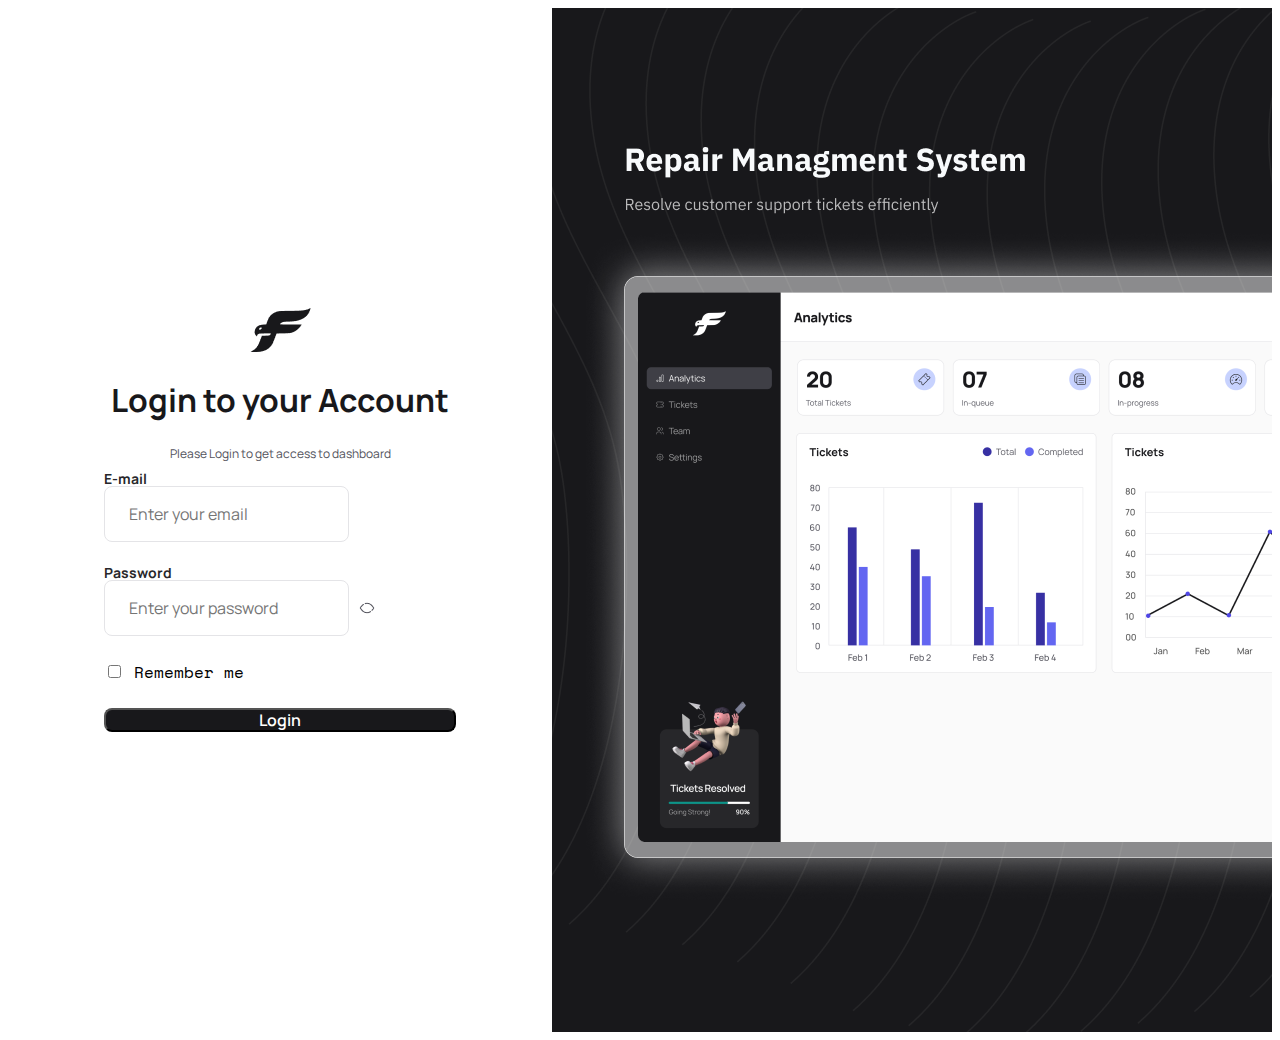
<file: Index.html>
<html>
  <head>
    <title> </title>
    <link rel="stylesheet" href="style.css" />
    <link rel="preconnect" href="https://fonts.googleapis.com" />
    <link rel="preconnect" href="https://fonts.gstatic.com" crossorigin />
    <link
      href="https://fonts.googleapis.com/css2?family=Manrope:wght@400;500;600;700;800&family=Space+Mono:ital,wght@0,400;0,700;1,400&display=swap"
      rel="stylesheet"
    />

    <link rel="preconnect" href="https://fonts.googleapis.com" />
    <link rel="preconnect" href="https://fonts.gstatic.com" crossorigin />
    <link
      href="https://fonts.googleapis.com/css2?family=IBM+Plex+Sans:ital,wght@0,400;0,500;0,600;0,700;1,400;1,500;1,600;1,700&family=Manrope:wght@400;500;600;700;800&family=Space+Mono:ital,wght@0,400;0,700;1,400&display=swap"
      rel="stylesheet"
    />
  </head>
  <body>
    <div class="container1">
      <div class="form">
        <div class="txtcenter">
          <img src="pictures/finalMouseLogo.png" class="logo" alt="" />
          <p class="loginheading">Login to your Account</p>
          <p class="paragraph">Please Login to get access to dashboard</p>
        </div>

        <label for="email" id="mail"><b>E-mail</b></label>
        <br />
        <input
          type="text"
          placeholder="Enter your email"
          id="tmail"
          name="email"
          required
        />
        <br /><br />
        <label for="psw" id="psw"><b>Password</b></label>
        <br />
        <input
          type="password"
          placeholder="Enter your password"
          id="tpsw"
          name="psw"
          required
        />
        <img src="pictures/Vector.png" alt="" />
        <br /><br /><label>
          <input type="checkbox" name="remember" /> Remember me </label
        ><br /><br />
        <button type="submit" id="login">Login</button>
      </div>
      <div class="container">
        <img src="pictures/frame.png" class="imgticket" />
      </div>
    </div>
  </body>
</html>
</file>
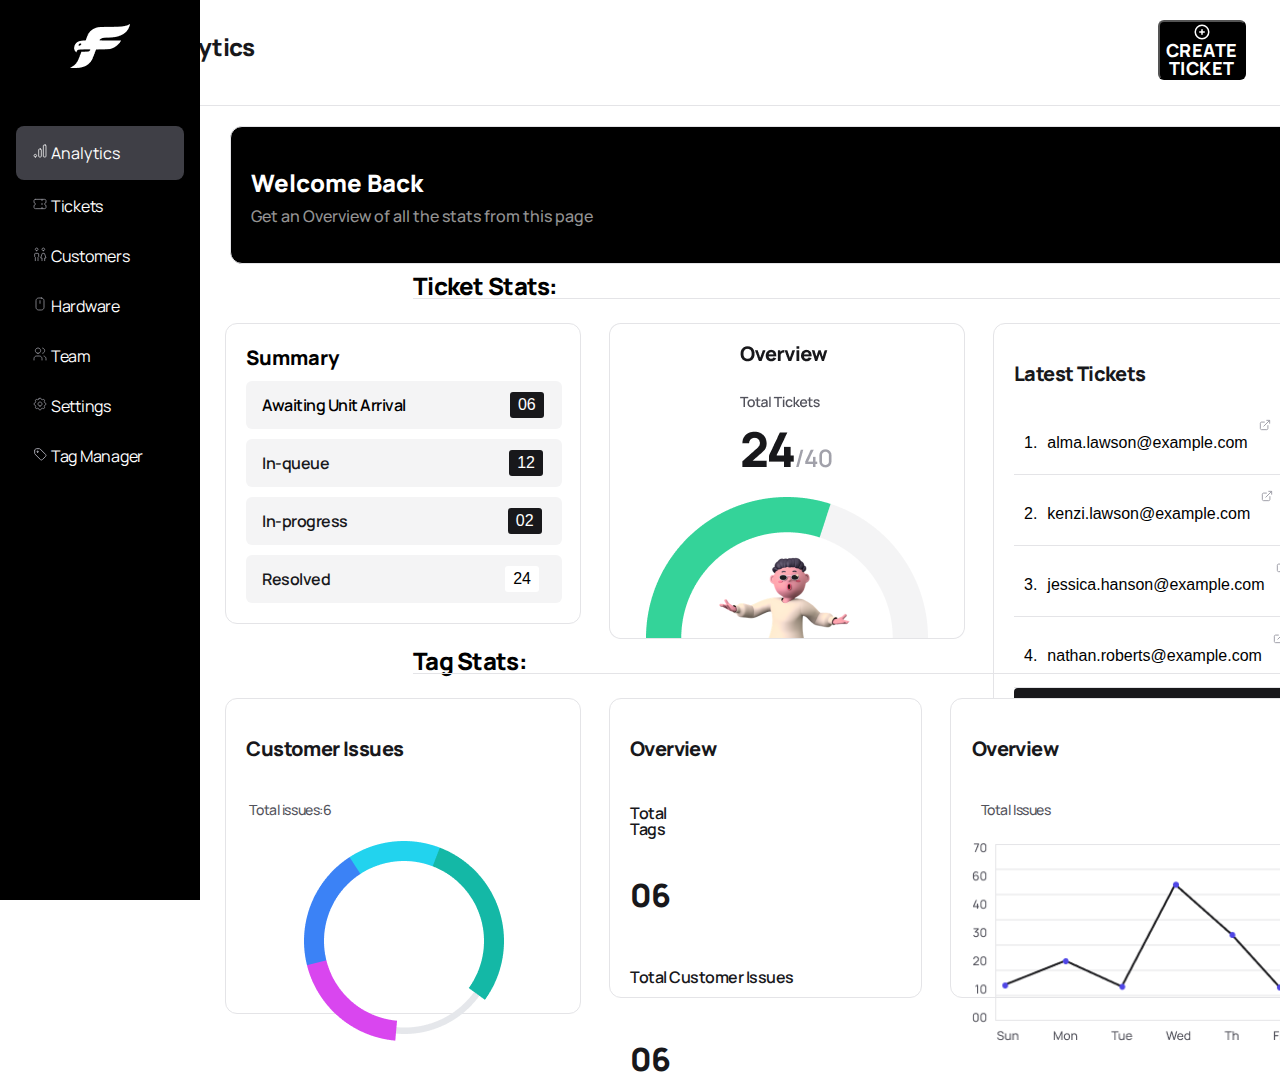
<file: analytics.html>
<html>
  <head>
    <link rel="preconnect" href="https://fonts.googleapis.com" />
    <link rel="preconnect" href="https://fonts.gstatic.com" crossorigin />
    <link
      href="https://fonts.googleapis.com/css2?family=IBM+Plex+Sans:ital,wght@0,400;0,500;0,600;0,700;1,400;1,500;1,600;1,700&family=Manrope:wght@400;500;600;700;800&family=Space+Mono:ital,wght@0,400;0,700;1,400&display=swap"
      rel="stylesheet"
    />
    <href="https://fonts.googleapis.com/css2?family=Manrope:wght@400;500;600;700;800&family=Space+Mono:ital,wght@0,400;0,700;1,400&display=swap"
    rel="stylesheet"
  />
    <title> </title>
    <link rel="stylesheet" href="analytics.css" />    
  </head>
  <body>
    <div class="container">
      <!-- sidebar -->
      <div class="sidebar">
        <div class="sidebarinerdiv">
     
        <div class="logo"><img src="pictures/finalmouslogo.png" alt="logo" /></div>
        <a class="active" href="#home">
            <svg width="16" height="16" viewBox="0 0 16 16" fill="none" xmlns="http://www.w3.org/2000/svg">
                <g clip-path="url(#clip0_201_365)">
                <path d="M8.59699 6H7.40366C6.99681 6 6.66699 6.32982 6.66699 6.73667V13.2633C6.66699 13.6702 6.99681 14 7.40366 14H8.59699C9.00384 14 9.33366 13.6702 9.33366 13.2633V6.73667C9.33366 6.32982 9.00384 6 8.59699 6Z" stroke="white" stroke-width="0.75" stroke-linecap="round" stroke-linejoin="round"/>
                <path d="M13.263 2H12.0697C11.6628 2 11.333 2.32982 11.333 2.73667V13.2633C11.333 13.6702 11.6628 14 12.0697 14H13.263C13.6699 14 13.9997 13.6702 13.9997 13.2633V2.73667C13.9997 2.32982 13.6699 2 13.263 2Z" stroke="white" stroke-width="0.75" stroke-linecap="round" stroke-linejoin="round"/>
                <path d="M3.33333 13.9997C4.06971 13.9997 4.66667 13.4027 4.66667 12.6663C4.66667 11.93 4.06971 11.333 3.33333 11.333C2.59695 11.333 2 11.93 2 12.6663C2 13.4027 2.59695 13.9997 3.33333 13.9997Z" stroke="white" stroke-width="0.75" stroke-linecap="round" stroke-linejoin="round"/>
                </g>
                <defs>
                <clipPath id="clip0_201_365">
                <rect width="16" height="16" fill="white"/>
                </clipPath>
                </defs>
                </svg>         
            
            
            
            Analytics</a>




        <a class="ticketsidebar"  href=""> 
            
            <svg width="16" height="16" viewBox="0 0 16 16" fill="none" xmlns="http://www.w3.org/2000/svg">
                <g clip-path="url(#clip0_201_373)">
                <path d="M10 3.33301V4.66634" stroke="#A1A1AA" stroke-width="0.75" stroke-linecap="round" stroke-linejoin="round"/>
                <path d="M10 7.33301V8.66634" stroke="#A1A1AA" stroke-width="0.75" stroke-linecap="round" stroke-linejoin="round"/>
                <path d="M10 11.333V12.6663" stroke="#A1A1AA" stroke-width="0.75" stroke-linecap="round" stroke-linejoin="round"/>
                <path d="M3.33333 3.33301H12.6667C13.0203 3.33301 13.3594 3.47348 13.6095 3.72353C13.8595 3.97358 14 4.31272 14 4.66634V6.66634C13.6464 6.66634 13.3072 6.80682 13.0572 7.05687C12.8071 7.30691 12.6667 7.64605 12.6667 7.99967C12.6667 8.3533 12.8071 8.69243 13.0572 8.94248C13.3072 9.19253 13.6464 9.33301 14 9.33301V11.333C14 11.6866 13.8595 12.0258 13.6095 12.2758C13.3594 12.5259 13.0203 12.6663 12.6667 12.6663H3.33333C2.97971 12.6663 2.64057 12.5259 2.39052 12.2758C2.14048 12.0258 2 11.6866 2 11.333V9.33301C2.35362 9.33301 2.69276 9.19253 2.94281 8.94248C3.19286 8.69243 3.33333 8.3533 3.33333 7.99967C3.33333 7.64605 3.19286 7.30691 2.94281 7.05687C2.69276 6.80682 2.35362 6.66634 2 6.66634V4.66634C2 4.31272 2.14048 3.97358 2.39052 3.72353C2.64057 3.47348 2.97971 3.33301 3.33333 3.33301" stroke="#A1A1AA" stroke-width="0.75" stroke-linecap="round" stroke-linejoin="round"/>
                </g>
                <defs>
                <clipPath id="clip0_201_373">
                <rect width="16" height="16" fill="white"/>
                </clipPath>
                </defs>
                </svg>
                

            Tickets</a>
        <a class="customersidebar" href="">
            <svg width="16" height="16" viewBox="0 0 16 16" fill="none" xmlns="http://www.w3.org/2000/svg">
                <g clip-path="url(#clip0_201_382)">
                <path d="M4.66634 4.66667C5.40272 4.66667 5.99967 4.06971 5.99967 3.33333C5.99967 2.59695 5.40272 2 4.66634 2C3.92996 2 3.33301 2.59695 3.33301 3.33333C3.33301 4.06971 3.92996 4.66667 4.66634 4.66667Z" stroke="#A1A1AA" stroke-width="0.75" stroke-linecap="round" stroke-linejoin="round"/>
                <path d="M3.33366 14.6663V11.333L2.66699 10.6663V7.99967C2.66699 7.82286 2.73723 7.65329 2.86225 7.52827C2.98728 7.40325 3.15685 7.33301 3.33366 7.33301H6.00033C6.17714 7.33301 6.34671 7.40325 6.47173 7.52827C6.59675 7.65329 6.66699 7.82286 6.66699 7.99967V10.6663L6.00033 11.333V14.6663" stroke="#A1A1AA" stroke-width="0.75" stroke-linecap="round" stroke-linejoin="round"/>
                <path d="M11.3333 4.66667C12.0697 4.66667 12.6667 4.06971 12.6667 3.33333C12.6667 2.59695 12.0697 2 11.3333 2C10.597 2 10 2.59695 10 3.33333C10 4.06971 10.597 4.66667 11.3333 4.66667Z" stroke="#A1A1AA" stroke-width="0.75" stroke-linecap="round" stroke-linejoin="round"/>
                <path d="M10.0003 14.6663V11.9997H8.66699L10.0003 7.99967C10.0003 7.82286 10.0706 7.65329 10.1956 7.52827C10.3206 7.40325 10.4902 7.33301 10.667 7.33301H12.0003C12.1771 7.33301 12.3467 7.40325 12.4717 7.52827C12.5968 7.65329 12.667 7.82286 12.667 7.99967L14.0003 11.9997H12.667V14.6663" stroke="#A1A1AA" stroke-width="0.75" stroke-linecap="round" stroke-linejoin="round"/>
                </g>
                <defs>
                <clipPath id="clip0_201_382">
                <rect width="16" height="16" fill="white"/>
                </clipPath>
                </defs>
                </svg>
                
            Customers</a>
        <a class="hardwaresidebar" href="">
            <svg width="16" height="16" viewBox="0 0 16 16" fill="none" xmlns="http://www.w3.org/2000/svg">
                <g clip-path="url(#clip0_201_391)">
                <path d="M9.33333 2H6.66667C5.19391 2 4 3.19391 4 4.66667V11.3333C4 12.8061 5.19391 14 6.66667 14H9.33333C10.8061 14 12 12.8061 12 11.3333V4.66667C12 3.19391 10.8061 2 9.33333 2Z" stroke="#A1A1AA" stroke-width="0.75" stroke-linecap="round" stroke-linejoin="round"/>
                <path d="M8 4.66699V7.33366" stroke="#A1A1AA" stroke-width="0.75" stroke-linecap="round" stroke-linejoin="round"/>
                </g>
                <defs>
                <clipPath id="clip0_201_391">
                <rect width="16" height="16" fill="white"/>
                </clipPath>
                </defs>
                </svg>
                
            Hardware</a>
        <a class="teamsidebar" href="">
            <svg width="16" height="16" viewBox="0 0 16 16" fill="none" xmlns="http://www.w3.org/2000/svg">
                <g clip-path="url(#clip0_201_398)">
                <path d="M5.99967 7.33333C7.47243 7.33333 8.66634 6.13943 8.66634 4.66667C8.66634 3.19391 7.47243 2 5.99967 2C4.52692 2 3.33301 3.19391 3.33301 4.66667C3.33301 6.13943 4.52692 7.33333 5.99967 7.33333Z" stroke="#A1A1AA" stroke-width="0.75" stroke-linecap="round" stroke-linejoin="round"/>
                <path d="M2 14V12.6667C2 11.9594 2.28095 11.2811 2.78105 10.781C3.28115 10.281 3.95942 10 4.66667 10H7.33333C8.04058 10 8.71885 10.281 9.21895 10.781C9.71905 11.2811 10 11.9594 10 12.6667V14" stroke="#A1A1AA" stroke-width="0.75" stroke-linecap="round" stroke-linejoin="round"/>
                <path d="M10.667 2.08691C11.2406 2.23378 11.749 2.56738 12.1121 3.03512C12.4752 3.50286 12.6722 4.07813 12.6722 4.67025C12.6722 5.26236 12.4752 5.83763 12.1121 6.30537C11.749 6.77311 11.2406 7.10671 10.667 7.25358" stroke="#A1A1AA" stroke-width="0.75" stroke-linecap="round" stroke-linejoin="round"/>
                <path d="M14 13.9996V12.6663C13.9966 12.0777 13.7986 11.5068 13.4368 11.0425C13.0751 10.5783 12.5699 10.2467 12 10.0996" stroke="#A1A1AA" stroke-width="0.75" stroke-linecap="round" stroke-linejoin="round"/>
                </g>
                <defs>
                <clipPath id="clip0_201_398">
                <rect width="16" height="16" fill="white"/>
                </clipPath>
                </defs>
                </svg>
                

            Team</a>
        <a class="settingsidebar" href="">
            <svg width="16" height="16" viewBox="0 0 16 16" fill="none" xmlns="http://www.w3.org/2000/svg">
                <g clip-path="url(#clip0_201_407)">
                <path d="M6.88333 2.878C7.16733 1.70733 8.83267 1.70733 9.11667 2.878C9.15928 3.05387 9.24281 3.21719 9.36047 3.35467C9.47813 3.49215 9.62659 3.5999 9.79377 3.66916C9.96094 3.73843 10.1421 3.76723 10.3225 3.75325C10.5029 3.73926 10.6775 3.68287 10.832 3.58867C11.8607 2.962 13.0387 4.13933 12.412 5.16867C12.3179 5.3231 12.2616 5.49756 12.2477 5.67785C12.2337 5.85814 12.2625 6.03918 12.3317 6.20625C12.4009 6.37333 12.5085 6.52172 12.6458 6.63937C12.7831 6.75702 12.9463 6.8406 13.122 6.88333C14.2927 7.16733 14.2927 8.83267 13.122 9.11667C12.9461 9.15928 12.7828 9.24281 12.6453 9.36047C12.5079 9.47813 12.4001 9.62659 12.3308 9.79377C12.2616 9.96094 12.2328 10.1421 12.2468 10.3225C12.2607 10.5029 12.3171 10.6775 12.4113 10.832C13.038 11.8607 11.8607 13.0387 10.8313 12.412C10.6769 12.3179 10.5024 12.2616 10.3222 12.2477C10.1419 12.2337 9.96082 12.2625 9.79375 12.3317C9.62667 12.4009 9.47828 12.5085 9.36063 12.6458C9.24298 12.7831 9.1594 12.9463 9.11667 13.122C8.83267 14.2927 7.16733 14.2927 6.88333 13.122C6.84072 12.9461 6.75719 12.7828 6.63953 12.6453C6.52187 12.5079 6.37341 12.4001 6.20623 12.3308C6.03906 12.2616 5.85789 12.2328 5.67748 12.2468C5.49706 12.2607 5.3225 12.3171 5.168 12.4113C4.13933 13.038 2.96133 11.8607 3.588 10.8313C3.68207 10.6769 3.73837 10.5024 3.75232 10.3222C3.76628 10.1419 3.7375 9.96082 3.66831 9.79375C3.59913 9.62667 3.49151 9.47828 3.35418 9.36063C3.21686 9.24298 3.05371 9.1594 2.878 9.11667C1.70733 8.83267 1.70733 7.16733 2.878 6.88333C3.05387 6.84072 3.21719 6.75719 3.35467 6.63953C3.49215 6.52187 3.5999 6.37341 3.66916 6.20623C3.73843 6.03906 3.76723 5.85789 3.75325 5.67748C3.73926 5.49706 3.68287 5.3225 3.58867 5.168C2.962 4.13933 4.13933 2.96133 5.16867 3.588C5.83533 3.99333 6.69933 3.63467 6.88333 2.878Z" stroke="#A1A1AA" stroke-width="0.75" stroke-linecap="round" stroke-linejoin="round"/>
                <path d="M8 10C9.10457 10 10 9.10457 10 8C10 6.89543 9.10457 6 8 6C6.89543 6 6 6.89543 6 8C6 9.10457 6.89543 10 8 10Z" stroke="#A1A1AA" stroke-width="0.75" stroke-linecap="round" stroke-linejoin="round"/>
                </g>
                <defs>
                <clipPath id="clip0_201_407">
                <rect width="16" height="16" fill="white"/>
                </clipPath>
                </defs>
                </svg>
                

            Settings</a>
        <a class="tagsidebar" href="">
            <svg width="16" height="16" viewBox="0 0 16 16" fill="none" xmlns="http://www.w3.org/2000/svg">
                <g clip-path="url(#clip0_201_414)">
                <path d="M5.66667 6.33333C6.03486 6.33333 6.33333 6.03486 6.33333 5.66667C6.33333 5.29848 6.03486 5 5.66667 5C5.29848 5 5 5.29848 5 5.66667C5 6.03486 5.29848 6.33333 5.66667 6.33333Z" fill="#A1A1AA" stroke="#A1A1AA" stroke-linecap="round" stroke-linejoin="round"/>
                <path d="M2.66699 4.66699V7.23966C2.66699 7.59766 2.80899 7.94099 3.06233 8.19433L8.47299 13.605C8.59835 13.7304 8.74719 13.8298 8.91099 13.8977C9.07479 13.9655 9.25036 14.0005 9.42766 14.0005C9.60496 14.0005 9.78053 13.9655 9.94433 13.8977C10.1081 13.8298 10.257 13.7304 10.3823 13.605L13.605 10.3823C13.7304 10.257 13.8298 10.1081 13.8977 9.94433C13.9655 9.78053 14.0005 9.60496 14.0005 9.42766C14.0005 9.25036 13.9655 9.07479 13.8977 8.91099C13.8298 8.74719 13.7304 8.59835 13.605 8.47299L8.19366 3.06233C7.94062 2.80932 7.59749 2.66713 7.23966 2.66699H4.66699C4.13656 2.66699 3.62785 2.87771 3.25278 3.25278C2.87771 3.62785 2.66699 4.13656 2.66699 4.66699V4.66699Z" stroke="#A1A1AA" stroke-linecap="round" stroke-linejoin="round"/>
                </g>
                <defs>
                <clipPath id="clip0_201_414">
                <rect width="16" height="16" fill="white"/>
                </clipPath>
                </defs>
                </svg>
                

            Tag Manager</a>
            <a  href=""  class="logout">
                <svg width="16" height="16" viewBox="0 0 16 16" fill="none" xmlns="http://www.w3.org/2000/svg">
                    <g clip-path="url(#clip0_201_422)">
                    <path d="M9.33333 5.33366V4.00033C9.33333 3.6467 9.19286 3.30756 8.94281 3.05752C8.69276 2.80747 8.35362 2.66699 8 2.66699H3.33333C2.97971 2.66699 2.64057 2.80747 2.39052 3.05752C2.14048 3.30756 2 3.6467 2 4.00033V12.0003C2 12.3539 2.14048 12.6931 2.39052 12.9431C2.64057 13.1932 2.97971 13.3337 3.33333 13.3337H8C8.35362 13.3337 8.69276 13.1932 8.94281 12.9431C9.19286 12.6931 9.33333 12.3539 9.33333 12.0003V10.667" stroke="white" stroke-linecap="round" stroke-linejoin="round"/>
                    <path d="M4.6665 8H13.9998L11.9998 6M11.9998 10L13.9998 8" stroke="white" stroke-linecap="round" stroke-linejoin="round"/>
                    </g>
                    <defs>
                    <clipPath id="clip0_201_422">
                    <rect width="16" height="16" fill="white"/>
                    </clipPath>
                    </defs>
                    </svg>                   

                Logout</a>
      </div> </div>
      <!--  -->
      <div class="bgwhite">
        <div class="">
      <div class="bar">
        <p class="head">Analytics</p>
        <button id="myBtn" class="w3btn">
            <svg width="18" height="18" viewBox="0 0 18 18" fill="none" xmlns="http://www.w3.org/2000/svg">
                <g clip-path="url(#clip0_201_1522)">
                <path d="M9 15.75C12.7279 15.75 15.75 12.7279 15.75 9C15.75 5.27208 12.7279 2.25 9 2.25C5.27208 2.25 2.25 5.27208 2.25 9C2.25 12.7279 5.27208 15.75 9 15.75Z" stroke="white" stroke-width="1.5" stroke-linecap="round" stroke-linejoin="round"/>
                <path d="M6.75 9H11.25" stroke="white" stroke-width="1.5" stroke-linecap="round" stroke-linejoin="round"/>
                <path d="M9 6.75V11.25" stroke="white" stroke-width="1.5" stroke-linecap="round" stroke-linejoin="round"/>
                </g>
                <defs>
                <clipPath id="clip0_201_1522">
                <rect width="18" height="18" fill="white"/>
                </clipPath>
                </defs>
                </svg>               
            
            Create Ticket</button><br></div>
<div class="backgroundblur"></div>
 <!-- The Modal -->
 <div id="myModal" class="modal">
 
   <!-- Modal content -->
   <div class="modal-content">
     <span class="close">&times;</span>
     <p class="createtickethead">Create Ticket</p>
     <div class="createticketbar">
        <img class="custinfopic" src="pictures/baseStepElements.png" alt="">
              <p class="custinfo">Customer Info</p>    
             <img class="connect1" src="pictures/connector.png" alt="">            
              <img class="repticketpic" src="pictures/baseStepElements1.png" alt="">
              <p class="repticket">Repair Ticket</p>
              <img class="connect2" src="pictures/connector.png" alt="">
              <img class="ticketissuedpic" src="pictures/baseStepElements1.png" alt="">
              <p class="ticketissue">Ticket Issued</p> 
     </div>
     <div class="customerinfodiv"> 
        <p class="customerinfotxt" >Customer Info</p>
        <p class="custinfodivpara">Complete information related to the customer is required.</p>
    </div>
    <!-- Information FormDiv -->
                <div class="information">
                    <!-- Customer email and Order no -->
                   <div class="emailandaddress">
                   <div class="mailtxtandbox">
                    <p class="customeremailtxt">Customer Email</p>
                    <textarea name="mailtxtbox" id="mailtxtbox" cols="30"></textarea>
                   </div>
                   <div class="ordernotxtandbox"> <p class="ordernum">Order No</p>
                   <div class="signandtxtbox"><img class="ordernumtxtboxpic" src="pictures/Frame 812206.png" alt="">
                   <textarea name="ordernotxtbox" id="ordernotxtbox" cols="30" rows="10"></textarea></div></div>                
                           </div>
                    <!-- First and Last Name -->
                    <div class="firstandlastname">
                        <div class="firstnameandtxtbox">
                         <p class="firstnametxt">First Name</p>
                         <textarea name="fnametxtbox" id="fnametxtbox" cols="30" rows="10">
                            
                         </textarea>
                        </div>
                        <div class="lastnameandtxtbox"> 
                            <p class="lastnametxt">Last Name</p>
                        <textarea name="lastnametxtbox" id="lastnametxtbox" cols="30" rows="10"></textarea></div>                
                                </div>

               <!-- Customer address -->
               <div class="customeraddress">                
                    <p class="customeraddtxt">Customer Address</p>
                    <textarea name="custaddtxtbox" id="custaddtxtbox" cols="30"></textarea>                   
                </div>

          <!-- country and state -->
               
          <div class="countryandstate">
            <div class="countryandtxtbox">
             <p class="countrytxt">Country</p>
             <textarea name="countrytxtbox" id="countrytxtbox" cols="30" rows="10">                
             </textarea>
            </div>
            <div class="stateandtxtbox"> 
                <p class="statetxt">State</p>
            <textarea name="statetxtbox" id="statetxtbox" cols="30" rows="10"></textarea></div>                
                    </div>   

                     <!-- City and zipcode -->               
          <div class="cityandzipcode">
            <div class="cityandtxtbox">
             <p class="citytxt">City</p>
             <textarea name="citytxtbox" id="citytxtbox" cols="30" rows="10">                
             </textarea>
            </div>
            <div class="zipandtxtbox"> 
                <p class="ziptxt">Zip Code</p>
            <textarea name="ziptxtbox" id="ziptxtbox" cols="30" rows="10"></textarea></div>                
                    </div> 
                    <!-- Phone number -->
                    <div class="phonenumber">                
                        <p class="phonetxt">Phone Number(optional)</p><br>
                        <textarea name="phonenumtxtbox" id="phonenumtxtbox" cols="30"></textarea>                   
                    </div>
                </div>
                <div class="fieldandnextbtn">
                    <p id="reqfield">fields are required</p>
                    <button class="nextbtn">
                        <p id="nextbtntxt">Next></p>
                    </button>
                </div>
                
   </div>
 </div>
 
 <script>
 // Get the modal
 var modal = document.getElementById("myModal");
 
 // Get the button that opens the modal
 var btn = document.getElementById("myBtn");
 
 // Get the <span> element that closes the modal
 var span = document.getElementsByClassName("close")[0];
 
 // When the user clicks the button, open the modal 
 btn.onclick = function() {
   modal.style.display = "block";
 }
 
 // When the user clicks on <span> (x), close the modal
 span.onclick = function() {

    // modal.style.display = "container"
 }
 
 // When the user clicks anywhere outside of the modal, close it
 window.onclick = function(event) {
   if (event.target == modal) {
     modal.style.display = "none";
   }
 }
 </script>
            <div class="bgblack">
                <p class="welcome">Welcome Back</p>
                <p class="overview">Get an Overview of all the stats from this page</p>
            </div>

            <!-- tag stats heading -->
            <p class="ticketstat">Ticket Stats: <img src="pictures/Line 31.png" alt="">
            </p>
        <div class="ticketstatsmain"> 
            <div class="statdiv">
                <div class="summary">
               <div class="sum">Summary</div>
               <div class="AUA">
                <p class="aua-text">Awaiting Unit Arrival</p> 
            <p class="aua-num">06</p></div>
               <div class="iq">
                <p class="iq-txt">In-queue</p>
                <p class="iq-num">12</p>
               </div>
              <div class="ip">
               <p class="ip-txt">In-progress</p>
               <p class="ip-num">02</p>
              </div>
               <div class="res">
                <p class="res-txt">Resolved</p>
                <p class="res-num">24</p>
               </div>
                </div>
                <div class="overvieww">
                    <img  src="pictures/pic1.png" alt=""> 
                </div>
                <div class="latesttickets">
                    <p class="lattickets">Latest Tickets</p>
                    <div class="add1">
                        <p class="num1">1.</p>
                        <p class="mail1">alma.lawson@example.com</p>

                       <a class="frame1" href=""><svg width="14" height="14" viewBox="0 0 14 14" fill="none" xmlns="http://www.w3.org/2000/svg">
                        <g clip-path="url(#clip0_1_15504)">
                        <path d="M6.41683 4.08301H3.50016C3.19074 4.08301 2.894 4.20592 2.6752 4.42472C2.45641 4.64351 2.3335 4.94026 2.3335 5.24967V10.4997C2.3335 10.8091 2.45641 11.1058 2.6752 11.3246C2.894 11.5434 3.19074 11.6663 3.50016 11.6663H8.75016C9.05958 11.6663 9.35633 11.5434 9.57512 11.3246C9.79391 11.1058 9.91683 10.8091 9.91683 10.4997V7.58301" stroke="#A1A1AA" stroke-linecap="round" stroke-linejoin="round"/>
                        <path d="M5.8335 8.16634L11.6668 2.33301" stroke="#A1A1AA" stroke-linecap="round" stroke-linejoin="round"/>
                        <path d="M8.75 2.33301H11.6667V5.24967" stroke="#A1A1AA" stroke-linecap="round" stroke-linejoin="round"/>
                        </g>
                        <defs>
                        <clipPath id="clip0_1_15504">
                        <rect width="14" height="14" fill="white"/>
                        </clipPath>
                        </defs>
                        </svg>
                        </a>



                    </div>
                    <div class="add2">
                        <p class="num2">2.</p>
                        <p class="mail2">kenzi.lawson@example.com</p>
                        <a class="frame2" href=""><svg width="14" height="14" viewBox="0 0 14 14" fill="none" xmlns="http://www.w3.org/2000/svg">
                            <g clip-path="url(#clip0_1_15504)">
                            <path d="M6.41683 4.08301H3.50016C3.19074 4.08301 2.894 4.20592 2.6752 4.42472C2.45641 4.64351 2.3335 4.94026 2.3335 5.24967V10.4997C2.3335 10.8091 2.45641 11.1058 2.6752 11.3246C2.894 11.5434 3.19074 11.6663 3.50016 11.6663H8.75016C9.05958 11.6663 9.35633 11.5434 9.57512 11.3246C9.79391 11.1058 9.91683 10.8091 9.91683 10.4997V7.58301" stroke="#A1A1AA" stroke-linecap="round" stroke-linejoin="round"/>
                            <path d="M5.8335 8.16634L11.6668 2.33301" stroke="#A1A1AA" stroke-linecap="round" stroke-linejoin="round"/>
                            <path d="M8.75 2.33301H11.6667V5.24967" stroke="#A1A1AA" stroke-linecap="round" stroke-linejoin="round"/>
                            </g>
                            <defs>
                            <clipPath id="clip0_1_15504">
                            <rect width="14" height="14" fill="white"/>
                            </clipPath>
                            </defs>
                            </svg>
                            </a>
                    </div>
                    <div class="add3">
                        <p class="num3">3.</p>
                        <p class="mail3">jessica.hanson@example.com</p>
                        <a class="frame3" href=""><svg width="14" height="14" viewBox="0 0 14 14" fill="none" xmlns="http://www.w3.org/2000/svg">
                            <g clip-path="url(#clip0_1_15504)">
                            <path d="M6.41683 4.08301H3.50016C3.19074 4.08301 2.894 4.20592 2.6752 4.42472C2.45641 4.64351 2.3335 4.94026 2.3335 5.24967V10.4997C2.3335 10.8091 2.45641 11.1058 2.6752 11.3246C2.894 11.5434 3.19074 11.6663 3.50016 11.6663H8.75016C9.05958 11.6663 9.35633 11.5434 9.57512 11.3246C9.79391 11.1058 9.91683 10.8091 9.91683 10.4997V7.58301" stroke="#A1A1AA" stroke-linecap="round" stroke-linejoin="round"/>
                            <path d="M5.8335 8.16634L11.6668 2.33301" stroke="#A1A1AA" stroke-linecap="round" stroke-linejoin="round"/>
                            <path d="M8.75 2.33301H11.6667V5.24967" stroke="#A1A1AA" stroke-linecap="round" stroke-linejoin="round"/>
                            </g>
                            <defs>
                            <clipPath id="clip0_1_15504">
                            <rect width="14" height="14" fill="white"/>
                            </clipPath>
                            </defs>
                            </svg>
                            </a>
                    </div>
                    <div class="add4">
                        <p class="num4">4.</p>
                        <p class="mail4">nathan.roberts@example.com</p>
                        <a class="frame4" href=""><svg width="14" height="14" viewBox="0 0 14 14" fill="none" xmlns="http://www.w3.org/2000/svg">
                            <g clip-path="url(#clip0_1_15504)">
                            <path d="M6.41683 4.08301H3.50016C3.19074 4.08301 2.894 4.20592 2.6752 4.42472C2.45641 4.64351 2.3335 4.94026 2.3335 5.24967V10.4997C2.3335 10.8091 2.45641 11.1058 2.6752 11.3246C2.894 11.5434 3.19074 11.6663 3.50016 11.6663H8.75016C9.05958 11.6663 9.35633 11.5434 9.57512 11.3246C9.79391 11.1058 9.91683 10.8091 9.91683 10.4997V7.58301" stroke="#A1A1AA" stroke-linecap="round" stroke-linejoin="round"/>
                            <path d="M5.8335 8.16634L11.6668 2.33301" stroke="#A1A1AA" stroke-linecap="round" stroke-linejoin="round"/>
                            <path d="M8.75 2.33301H11.6667V5.24967" stroke="#A1A1AA" stroke-linecap="round" stroke-linejoin="round"/>
                            </g>
                            <defs>
                            <clipPath id="clip0_1_15504">
                            <rect width="14" height="14" fill="white"/>
                            </clipPath>
                            </defs>
                            </svg>
                            </a>
                    </div>
                    <div class="viewallbtn">
                        <p>View All</p>
                    </div>


                </div>
                                 
            <!-- latest tickets in ticketstat --></div>
        </div>  
        <div>
            <p class="tagstattxt">Tag Stats: <img src="pictures/Line 31.png" alt="">
            </p>
            <div class="tagstatsmain">
                <div class="customerissues">
                    <p class="custissuestxt">Customer Issues</p>




                    <p class="totalissuestxt">Total issues:6</p>
                     <img class="custissues" src="pictures/framtotaltickets.png" alt="">
                </div>            
                <div class="overviewdiv2">
                    <p class="ovrviewtxt">Overview</p>
                    <p class="totaltagstxt">Total Tags</p>
                    <p class="totaltagnum6">06</p>
                    <p class="totalcusttxt">Total Customer Issues</p>
                    <p class="totalcustnum06">06</p>
                </div>
                <div class="overviewgraphdiv">
                    <p class="ovrviewtxt3">Overview</p>
                    <p class="totalissues6txt">Total Issues</p>
                     <img class="graphpic" src="pictures/Group 811714.png" alt="">
                </div>
            
            </div>

        </div>        
    </div>
        </div>
    </div>
      </div>
    </div>
  </body>
</html>
</file>
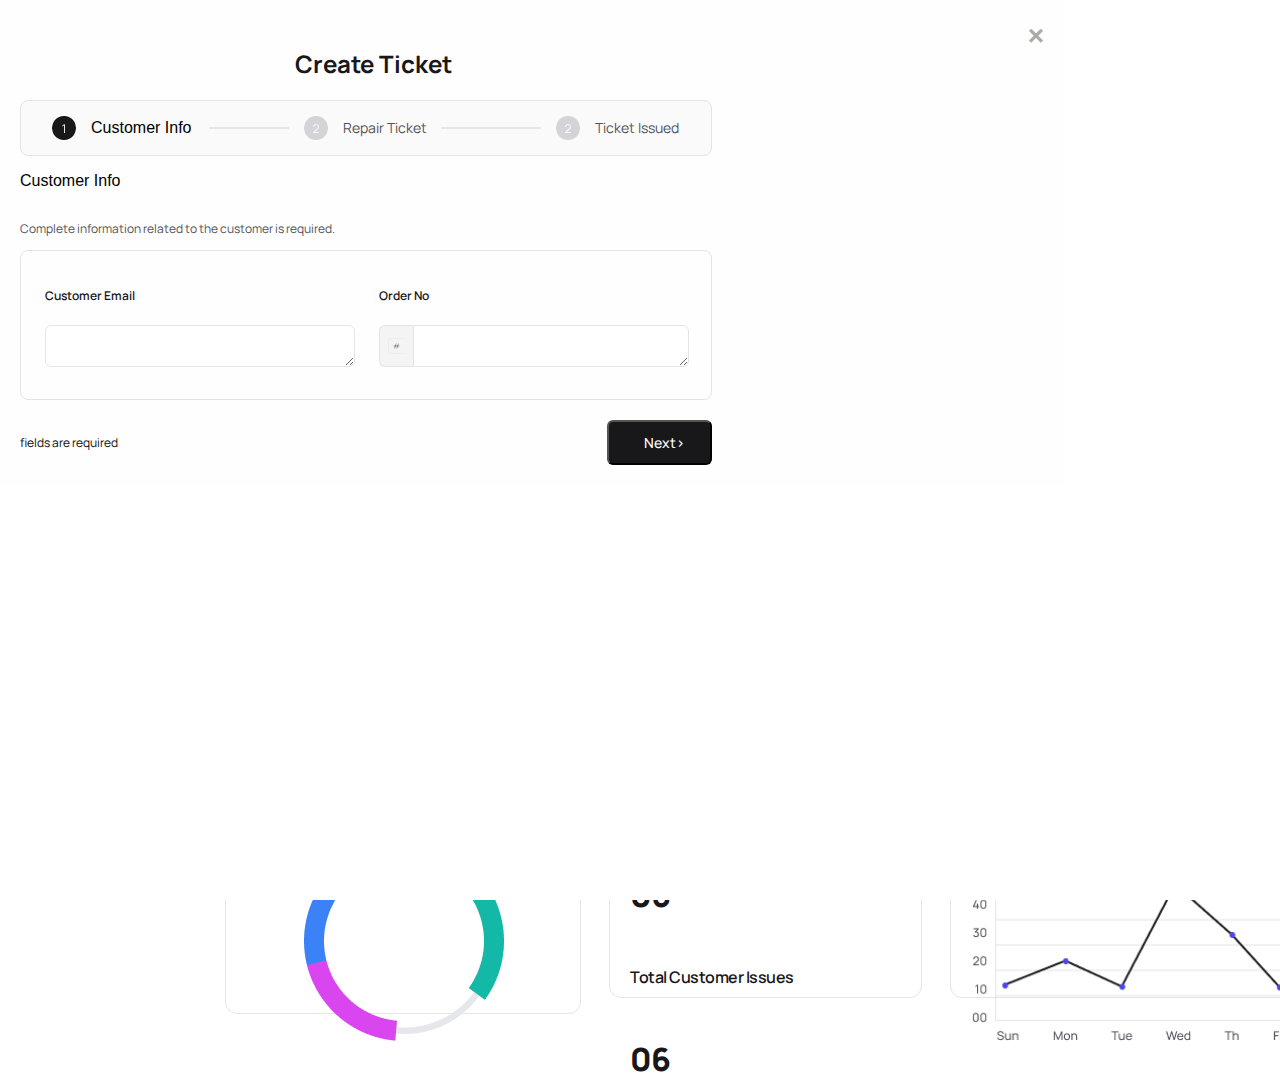
<file: createticket.html>
<html>
  <head>
    <link rel="preconnect" href="https://fonts.googleapis.com" />
    <link rel="preconnect" href="https://fonts.gstatic.com" crossorigin />
    <link
      href="https://fonts.googleapis.com/css2?family=IBM+Plex+Sans:ital,wght@0,400;0,500;0,600;0,700;1,400;1,500;1,600;1,700&family=Manrope:wght@400;500;600;700;800&family=Space+Mono:ital,wght@0,400;0,700;1,400&display=swap"
      rel="stylesheet"
    />
    <href="https://fonts.googleapis.com/css2?family=Manrope:wght@400;500;600;700;800&family=Space+Mono:ital,wght@0,400;0,700;1,400&display=swap"
    rel="stylesheet"
  />
    <title> </title>
    <link rel="stylesheet" href="createticket.css" />

    
  </head>
  <body>
    <div class="container">
      <!-- sidebar -->
      <div class="sidebar">
        <div class="sidebarinerdiv">
     
        <div class="logo"><img src="pictures/finalmouslogo.png" alt="logo" /></div>
        <a class="active" href="#home">
            <svg width="16" height="16" viewBox="0 0 16 16" fill="none" xmlns="http://www.w3.org/2000/svg">
                <g clip-path="url(#clip0_201_365)">
                <path d="M8.59699 6H7.40366C6.99681 6 6.66699 6.32982 6.66699 6.73667V13.2633C6.66699 13.6702 6.99681 14 7.40366 14H8.59699C9.00384 14 9.33366 13.6702 9.33366 13.2633V6.73667C9.33366 6.32982 9.00384 6 8.59699 6Z" stroke="white" stroke-width="0.75" stroke-linecap="round" stroke-linejoin="round"/>
                <path d="M13.263 2H12.0697C11.6628 2 11.333 2.32982 11.333 2.73667V13.2633C11.333 13.6702 11.6628 14 12.0697 14H13.263C13.6699 14 13.9997 13.6702 13.9997 13.2633V2.73667C13.9997 2.32982 13.6699 2 13.263 2Z" stroke="white" stroke-width="0.75" stroke-linecap="round" stroke-linejoin="round"/>
                <path d="M3.33333 13.9997C4.06971 13.9997 4.66667 13.4027 4.66667 12.6663C4.66667 11.93 4.06971 11.333 3.33333 11.333C2.59695 11.333 2 11.93 2 12.6663C2 13.4027 2.59695 13.9997 3.33333 13.9997Z" stroke="white" stroke-width="0.75" stroke-linecap="round" stroke-linejoin="round"/>
                </g>
                <defs>
                <clipPath id="clip0_201_365">
                <rect width="16" height="16" fill="white"/>
                </clipPath>
                </defs>
                </svg>         
            
            
            
            Analytics</a>




        <a class="ticketsidebar"  href=""> 
            
            <svg width="16" height="16" viewBox="0 0 16 16" fill="none" xmlns="http://www.w3.org/2000/svg">
                <g clip-path="url(#clip0_201_373)">
                <path d="M10 3.33301V4.66634" stroke="#A1A1AA" stroke-width="0.75" stroke-linecap="round" stroke-linejoin="round"/>
                <path d="M10 7.33301V8.66634" stroke="#A1A1AA" stroke-width="0.75" stroke-linecap="round" stroke-linejoin="round"/>
                <path d="M10 11.333V12.6663" stroke="#A1A1AA" stroke-width="0.75" stroke-linecap="round" stroke-linejoin="round"/>
                <path d="M3.33333 3.33301H12.6667C13.0203 3.33301 13.3594 3.47348 13.6095 3.72353C13.8595 3.97358 14 4.31272 14 4.66634V6.66634C13.6464 6.66634 13.3072 6.80682 13.0572 7.05687C12.8071 7.30691 12.6667 7.64605 12.6667 7.99967C12.6667 8.3533 12.8071 8.69243 13.0572 8.94248C13.3072 9.19253 13.6464 9.33301 14 9.33301V11.333C14 11.6866 13.8595 12.0258 13.6095 12.2758C13.3594 12.5259 13.0203 12.6663 12.6667 12.6663H3.33333C2.97971 12.6663 2.64057 12.5259 2.39052 12.2758C2.14048 12.0258 2 11.6866 2 11.333V9.33301C2.35362 9.33301 2.69276 9.19253 2.94281 8.94248C3.19286 8.69243 3.33333 8.3533 3.33333 7.99967C3.33333 7.64605 3.19286 7.30691 2.94281 7.05687C2.69276 6.80682 2.35362 6.66634 2 6.66634V4.66634C2 4.31272 2.14048 3.97358 2.39052 3.72353C2.64057 3.47348 2.97971 3.33301 3.33333 3.33301" stroke="#A1A1AA" stroke-width="0.75" stroke-linecap="round" stroke-linejoin="round"/>
                </g>
                <defs>
                <clipPath id="clip0_201_373">
                <rect width="16" height="16" fill="white"/>
                </clipPath>
                </defs>
                </svg>
                

            Tickets</a>
        <a class="customersidebar" href="">
            <svg width="16" height="16" viewBox="0 0 16 16" fill="none" xmlns="http://www.w3.org/2000/svg">
                <g clip-path="url(#clip0_201_382)">
                <path d="M4.66634 4.66667C5.40272 4.66667 5.99967 4.06971 5.99967 3.33333C5.99967 2.59695 5.40272 2 4.66634 2C3.92996 2 3.33301 2.59695 3.33301 3.33333C3.33301 4.06971 3.92996 4.66667 4.66634 4.66667Z" stroke="#A1A1AA" stroke-width="0.75" stroke-linecap="round" stroke-linejoin="round"/>
                <path d="M3.33366 14.6663V11.333L2.66699 10.6663V7.99967C2.66699 7.82286 2.73723 7.65329 2.86225 7.52827C2.98728 7.40325 3.15685 7.33301 3.33366 7.33301H6.00033C6.17714 7.33301 6.34671 7.40325 6.47173 7.52827C6.59675 7.65329 6.66699 7.82286 6.66699 7.99967V10.6663L6.00033 11.333V14.6663" stroke="#A1A1AA" stroke-width="0.75" stroke-linecap="round" stroke-linejoin="round"/>
                <path d="M11.3333 4.66667C12.0697 4.66667 12.6667 4.06971 12.6667 3.33333C12.6667 2.59695 12.0697 2 11.3333 2C10.597 2 10 2.59695 10 3.33333C10 4.06971 10.597 4.66667 11.3333 4.66667Z" stroke="#A1A1AA" stroke-width="0.75" stroke-linecap="round" stroke-linejoin="round"/>
                <path d="M10.0003 14.6663V11.9997H8.66699L10.0003 7.99967C10.0003 7.82286 10.0706 7.65329 10.1956 7.52827C10.3206 7.40325 10.4902 7.33301 10.667 7.33301H12.0003C12.1771 7.33301 12.3467 7.40325 12.4717 7.52827C12.5968 7.65329 12.667 7.82286 12.667 7.99967L14.0003 11.9997H12.667V14.6663" stroke="#A1A1AA" stroke-width="0.75" stroke-linecap="round" stroke-linejoin="round"/>
                </g>
                <defs>
                <clipPath id="clip0_201_382">
                <rect width="16" height="16" fill="white"/>
                </clipPath>
                </defs>
                </svg>
                
            Customers</a>
        <a class="hardwaresidebar" href="">
            <svg width="16" height="16" viewBox="0 0 16 16" fill="none" xmlns="http://www.w3.org/2000/svg">
                <g clip-path="url(#clip0_201_391)">
                <path d="M9.33333 2H6.66667C5.19391 2 4 3.19391 4 4.66667V11.3333C4 12.8061 5.19391 14 6.66667 14H9.33333C10.8061 14 12 12.8061 12 11.3333V4.66667C12 3.19391 10.8061 2 9.33333 2Z" stroke="#A1A1AA" stroke-width="0.75" stroke-linecap="round" stroke-linejoin="round"/>
                <path d="M8 4.66699V7.33366" stroke="#A1A1AA" stroke-width="0.75" stroke-linecap="round" stroke-linejoin="round"/>
                </g>
                <defs>
                <clipPath id="clip0_201_391">
                <rect width="16" height="16" fill="white"/>
                </clipPath>
                </defs>
                </svg>
                
            Hardware</a>
        <a class="teamsidebar" href="">
            <svg width="16" height="16" viewBox="0 0 16 16" fill="none" xmlns="http://www.w3.org/2000/svg">
                <g clip-path="url(#clip0_201_398)">
                <path d="M5.99967 7.33333C7.47243 7.33333 8.66634 6.13943 8.66634 4.66667C8.66634 3.19391 7.47243 2 5.99967 2C4.52692 2 3.33301 3.19391 3.33301 4.66667C3.33301 6.13943 4.52692 7.33333 5.99967 7.33333Z" stroke="#A1A1AA" stroke-width="0.75" stroke-linecap="round" stroke-linejoin="round"/>
                <path d="M2 14V12.6667C2 11.9594 2.28095 11.2811 2.78105 10.781C3.28115 10.281 3.95942 10 4.66667 10H7.33333C8.04058 10 8.71885 10.281 9.21895 10.781C9.71905 11.2811 10 11.9594 10 12.6667V14" stroke="#A1A1AA" stroke-width="0.75" stroke-linecap="round" stroke-linejoin="round"/>
                <path d="M10.667 2.08691C11.2406 2.23378 11.749 2.56738 12.1121 3.03512C12.4752 3.50286 12.6722 4.07813 12.6722 4.67025C12.6722 5.26236 12.4752 5.83763 12.1121 6.30537C11.749 6.77311 11.2406 7.10671 10.667 7.25358" stroke="#A1A1AA" stroke-width="0.75" stroke-linecap="round" stroke-linejoin="round"/>
                <path d="M14 13.9996V12.6663C13.9966 12.0777 13.7986 11.5068 13.4368 11.0425C13.0751 10.5783 12.5699 10.2467 12 10.0996" stroke="#A1A1AA" stroke-width="0.75" stroke-linecap="round" stroke-linejoin="round"/>
                </g>
                <defs>
                <clipPath id="clip0_201_398">
                <rect width="16" height="16" fill="white"/>
                </clipPath>
                </defs>
                </svg>
                

            Team</a>
        <a class="settingsidebar" href="">
            <svg width="16" height="16" viewBox="0 0 16 16" fill="none" xmlns="http://www.w3.org/2000/svg">
                <g clip-path="url(#clip0_201_407)">
                <path d="M6.88333 2.878C7.16733 1.70733 8.83267 1.70733 9.11667 2.878C9.15928 3.05387 9.24281 3.21719 9.36047 3.35467C9.47813 3.49215 9.62659 3.5999 9.79377 3.66916C9.96094 3.73843 10.1421 3.76723 10.3225 3.75325C10.5029 3.73926 10.6775 3.68287 10.832 3.58867C11.8607 2.962 13.0387 4.13933 12.412 5.16867C12.3179 5.3231 12.2616 5.49756 12.2477 5.67785C12.2337 5.85814 12.2625 6.03918 12.3317 6.20625C12.4009 6.37333 12.5085 6.52172 12.6458 6.63937C12.7831 6.75702 12.9463 6.8406 13.122 6.88333C14.2927 7.16733 14.2927 8.83267 13.122 9.11667C12.9461 9.15928 12.7828 9.24281 12.6453 9.36047C12.5079 9.47813 12.4001 9.62659 12.3308 9.79377C12.2616 9.96094 12.2328 10.1421 12.2468 10.3225C12.2607 10.5029 12.3171 10.6775 12.4113 10.832C13.038 11.8607 11.8607 13.0387 10.8313 12.412C10.6769 12.3179 10.5024 12.2616 10.3222 12.2477C10.1419 12.2337 9.96082 12.2625 9.79375 12.3317C9.62667 12.4009 9.47828 12.5085 9.36063 12.6458C9.24298 12.7831 9.1594 12.9463 9.11667 13.122C8.83267 14.2927 7.16733 14.2927 6.88333 13.122C6.84072 12.9461 6.75719 12.7828 6.63953 12.6453C6.52187 12.5079 6.37341 12.4001 6.20623 12.3308C6.03906 12.2616 5.85789 12.2328 5.67748 12.2468C5.49706 12.2607 5.3225 12.3171 5.168 12.4113C4.13933 13.038 2.96133 11.8607 3.588 10.8313C3.68207 10.6769 3.73837 10.5024 3.75232 10.3222C3.76628 10.1419 3.7375 9.96082 3.66831 9.79375C3.59913 9.62667 3.49151 9.47828 3.35418 9.36063C3.21686 9.24298 3.05371 9.1594 2.878 9.11667C1.70733 8.83267 1.70733 7.16733 2.878 6.88333C3.05387 6.84072 3.21719 6.75719 3.35467 6.63953C3.49215 6.52187 3.5999 6.37341 3.66916 6.20623C3.73843 6.03906 3.76723 5.85789 3.75325 5.67748C3.73926 5.49706 3.68287 5.3225 3.58867 5.168C2.962 4.13933 4.13933 2.96133 5.16867 3.588C5.83533 3.99333 6.69933 3.63467 6.88333 2.878Z" stroke="#A1A1AA" stroke-width="0.75" stroke-linecap="round" stroke-linejoin="round"/>
                <path d="M8 10C9.10457 10 10 9.10457 10 8C10 6.89543 9.10457 6 8 6C6.89543 6 6 6.89543 6 8C6 9.10457 6.89543 10 8 10Z" stroke="#A1A1AA" stroke-width="0.75" stroke-linecap="round" stroke-linejoin="round"/>
                </g>
                <defs>
                <clipPath id="clip0_201_407">
                <rect width="16" height="16" fill="white"/>
                </clipPath>
                </defs>
                </svg>
                

            Settings</a>
        <a class="tagsidebar" href="">
            <svg width="16" height="16" viewBox="0 0 16 16" fill="none" xmlns="http://www.w3.org/2000/svg">
                <g clip-path="url(#clip0_201_414)">
                <path d="M5.66667 6.33333C6.03486 6.33333 6.33333 6.03486 6.33333 5.66667C6.33333 5.29848 6.03486 5 5.66667 5C5.29848 5 5 5.29848 5 5.66667C5 6.03486 5.29848 6.33333 5.66667 6.33333Z" fill="#A1A1AA" stroke="#A1A1AA" stroke-linecap="round" stroke-linejoin="round"/>
                <path d="M2.66699 4.66699V7.23966C2.66699 7.59766 2.80899 7.94099 3.06233 8.19433L8.47299 13.605C8.59835 13.7304 8.74719 13.8298 8.91099 13.8977C9.07479 13.9655 9.25036 14.0005 9.42766 14.0005C9.60496 14.0005 9.78053 13.9655 9.94433 13.8977C10.1081 13.8298 10.257 13.7304 10.3823 13.605L13.605 10.3823C13.7304 10.257 13.8298 10.1081 13.8977 9.94433C13.9655 9.78053 14.0005 9.60496 14.0005 9.42766C14.0005 9.25036 13.9655 9.07479 13.8977 8.91099C13.8298 8.74719 13.7304 8.59835 13.605 8.47299L8.19366 3.06233C7.94062 2.80932 7.59749 2.66713 7.23966 2.66699H4.66699C4.13656 2.66699 3.62785 2.87771 3.25278 3.25278C2.87771 3.62785 2.66699 4.13656 2.66699 4.66699V4.66699Z" stroke="#A1A1AA" stroke-linecap="round" stroke-linejoin="round"/>
                </g>
                <defs>
                <clipPath id="clip0_201_414">
                <rect width="16" height="16" fill="white"/>
                </clipPath>
                </defs>
                </svg>
                

            Tag Manager</a>
            <a  href=""  class="logout">
                <svg width="16" height="16" viewBox="0 0 16 16" fill="none" xmlns="http://www.w3.org/2000/svg">
                    <g clip-path="url(#clip0_201_422)">
                    <path d="M9.33333 5.33366V4.00033C9.33333 3.6467 9.19286 3.30756 8.94281 3.05752C8.69276 2.80747 8.35362 2.66699 8 2.66699H3.33333C2.97971 2.66699 2.64057 2.80747 2.39052 3.05752C2.14048 3.30756 2 3.6467 2 4.00033V12.0003C2 12.3539 2.14048 12.6931 2.39052 12.9431C2.64057 13.1932 2.97971 13.3337 3.33333 13.3337H8C8.35362 13.3337 8.69276 13.1932 8.94281 12.9431C9.19286 12.6931 9.33333 12.3539 9.33333 12.0003V10.667" stroke="white" stroke-linecap="round" stroke-linejoin="round"/>
                    <path d="M4.6665 8H13.9998L11.9998 6M11.9998 10L13.9998 8" stroke="white" stroke-linecap="round" stroke-linejoin="round"/>
                    </g>
                    <defs>
                    <clipPath id="clip0_201_422">
                    <rect width="16" height="16" fill="white"/>
                    </clipPath>
                    </defs>
                    </svg>                   

                Logout</a>
      </div> </div>
      <!--  -->
      <div class="bgwhite">
        <div class="">
      <div class="bar">
        <p class="head">Analytics</p>
        <button id="myBtn" class="w3btn">
            <svg width="18" height="18" viewBox="0 0 18 18" fill="none" xmlns="http://www.w3.org/2000/svg">
                <g clip-path="url(#clip0_201_1522)">
                <path d="M9 15.75C12.7279 15.75 15.75 12.7279 15.75 9C15.75 5.27208 12.7279 2.25 9 2.25C5.27208 2.25 2.25 5.27208 2.25 9C2.25 12.7279 5.27208 15.75 9 15.75Z" stroke="white" stroke-width="1.5" stroke-linecap="round" stroke-linejoin="round"/>
                <path d="M6.75 9H11.25" stroke="white" stroke-width="1.5" stroke-linecap="round" stroke-linejoin="round"/>
                <path d="M9 6.75V11.25" stroke="white" stroke-width="1.5" stroke-linecap="round" stroke-linejoin="round"/>
                </g>
                <defs>
                <clipPath id="clip0_201_1522">
                <rect width="18" height="18" fill="white"/>
                </clipPath>
                </defs>
                </svg>               
            
            Create Ticket</button><br></div>

 
            <div class="bgblack">
                <p class="welcome">Welcome Back</p>
                <p class="overview">Get an Overview of all the stats from this page</p>
            </div>

            <!-- tag stats heading -->
            <p class="ticketstat">Ticket Stats: <img src="pictures/Line 31.png" alt="">
            </p>
        <div class="ticketstatsmain"> 
            <div class="statdiv">
                <div class="summary">
               <div class="sum">Summary</div>
               <div class="AUA">
                <p class="aua-text">Awaiting Unit Arrival</p> 
            <p class="aua-num">06</p></div>
               <div class="iq">
                <p class="iq-txt">In-queue</p>
                <p class="iq-num">12</p>
               </div>
              <div class="ip">
               <p class="ip-txt">In-progress</p>
               <p class="ip-num">02</p>
              </div>
               <div class="res">
                <p class="res-txt">Resolved</p>
                <p class="res-num">24</p>
               </div>
                </div>
                <div class="overvieww">
                    <img  src="pictures/pic1.png" alt=""> 
                </div>
                <div class="latesttickets">
                    <p class="lattickets">Latest Tickets</p>
                    <div class="add1">
                        <p class="num1">1.</p>
                        <p class="mail1">alma.lawson@example.com</p>

                       <a class="frame1" href=""><svg width="14" height="14" viewBox="0 0 14 14" fill="none" xmlns="http://www.w3.org/2000/svg">
                        <g clip-path="url(#clip0_1_15504)">
                        <path d="M6.41683 4.08301H3.50016C3.19074 4.08301 2.894 4.20592 2.6752 4.42472C2.45641 4.64351 2.3335 4.94026 2.3335 5.24967V10.4997C2.3335 10.8091 2.45641 11.1058 2.6752 11.3246C2.894 11.5434 3.19074 11.6663 3.50016 11.6663H8.75016C9.05958 11.6663 9.35633 11.5434 9.57512 11.3246C9.79391 11.1058 9.91683 10.8091 9.91683 10.4997V7.58301" stroke="#A1A1AA" stroke-linecap="round" stroke-linejoin="round"/>
                        <path d="M5.8335 8.16634L11.6668 2.33301" stroke="#A1A1AA" stroke-linecap="round" stroke-linejoin="round"/>
                        <path d="M8.75 2.33301H11.6667V5.24967" stroke="#A1A1AA" stroke-linecap="round" stroke-linejoin="round"/>
                        </g>
                        <defs>
                        <clipPath id="clip0_1_15504">
                        <rect width="14" height="14" fill="white"/>
                        </clipPath>
                        </defs>
                        </svg>
                        </a>
                    </div>
                    <div class="add2">
                        <p class="num2">2.</p>
                        <p class="mail2">kenzi.lawson@example.com</p>
                        <a class="frame2" href=""><svg width="14" height="14" viewBox="0 0 14 14" fill="none" xmlns="http://www.w3.org/2000/svg">
                            <g clip-path="url(#clip0_1_15504)">
                            <path d="M6.41683 4.08301H3.50016C3.19074 4.08301 2.894 4.20592 2.6752 4.42472C2.45641 4.64351 2.3335 4.94026 2.3335 5.24967V10.4997C2.3335 10.8091 2.45641 11.1058 2.6752 11.3246C2.894 11.5434 3.19074 11.6663 3.50016 11.6663H8.75016C9.05958 11.6663 9.35633 11.5434 9.57512 11.3246C9.79391 11.1058 9.91683 10.8091 9.91683 10.4997V7.58301" stroke="#A1A1AA" stroke-linecap="round" stroke-linejoin="round"/>
                            <path d="M5.8335 8.16634L11.6668 2.33301" stroke="#A1A1AA" stroke-linecap="round" stroke-linejoin="round"/>
                            <path d="M8.75 2.33301H11.6667V5.24967" stroke="#A1A1AA" stroke-linecap="round" stroke-linejoin="round"/>
                            </g>
                            <defs>
                            <clipPath id="clip0_1_15504">
                            <rect width="14" height="14" fill="white"/>
                            </clipPath>
                            </defs>
                            </svg>
                            </a>
                    </div>
                    <div class="add3">
                        <p class="num3">3.</p>
                        <p class="mail3">jessica.hanson@example.com</p>
                        <a class="frame3" href=""><svg width="14" height="14" viewBox="0 0 14 14" fill="none" xmlns="http://www.w3.org/2000/svg">
                            <g clip-path="url(#clip0_1_15504)">
                            <path d="M6.41683 4.08301H3.50016C3.19074 4.08301 2.894 4.20592 2.6752 4.42472C2.45641 4.64351 2.3335 4.94026 2.3335 5.24967V10.4997C2.3335 10.8091 2.45641 11.1058 2.6752 11.3246C2.894 11.5434 3.19074 11.6663 3.50016 11.6663H8.75016C9.05958 11.6663 9.35633 11.5434 9.57512 11.3246C9.79391 11.1058 9.91683 10.8091 9.91683 10.4997V7.58301" stroke="#A1A1AA" stroke-linecap="round" stroke-linejoin="round"/>
                            <path d="M5.8335 8.16634L11.6668 2.33301" stroke="#A1A1AA" stroke-linecap="round" stroke-linejoin="round"/>
                            <path d="M8.75 2.33301H11.6667V5.24967" stroke="#A1A1AA" stroke-linecap="round" stroke-linejoin="round"/>
                            </g>
                            <defs>
                            <clipPath id="clip0_1_15504">
                            <rect width="14" height="14" fill="white"/>
                            </clipPath>
                            </defs>
                            </svg>
                            </a>
                    </div>
                    <div class="add4">
                        <p class="num4">4.</p>
                        <p class="mail4">nathan.roberts@example.com</p>
                        <a class="frame4" href=""><svg width="14" height="14" viewBox="0 0 14 14" fill="none" xmlns="http://www.w3.org/2000/svg">
                            <g clip-path="url(#clip0_1_15504)">
                            <path d="M6.41683 4.08301H3.50016C3.19074 4.08301 2.894 4.20592 2.6752 4.42472C2.45641 4.64351 2.3335 4.94026 2.3335 5.24967V10.4997C2.3335 10.8091 2.45641 11.1058 2.6752 11.3246C2.894 11.5434 3.19074 11.6663 3.50016 11.6663H8.75016C9.05958 11.6663 9.35633 11.5434 9.57512 11.3246C9.79391 11.1058 9.91683 10.8091 9.91683 10.4997V7.58301" stroke="#A1A1AA" stroke-linecap="round" stroke-linejoin="round"/>
                            <path d="M5.8335 8.16634L11.6668 2.33301" stroke="#A1A1AA" stroke-linecap="round" stroke-linejoin="round"/>
                            <path d="M8.75 2.33301H11.6667V5.24967" stroke="#A1A1AA" stroke-linecap="round" stroke-linejoin="round"/>
                            </g>
                            <defs>
                            <clipPath id="clip0_1_15504">
                            <rect width="14" height="14" fill="white"/>
                            </clipPath>
                            </defs>
                            </svg>
                            </a>
                    </div>
                    <div class="viewallbtn">
                        <p>View All</p>
                    </div>


                </div>
                                 
            <!-- latest tickets in ticketstat --></div>
        </div>  
        <div>
            <p class="tagstattxt">Tag Stats: <img src="pictures/Line 31.png" alt="">
            </p>
            <div class="tagstatsmain">
                <div class="customerissues">
                    <p class="custissuestxt">Customer Issues</p>
                    <p class="totalissuestxt">Total issues:6</p>
                     <img class="custissues" src="pictures/framtotaltickets.png" alt="">
                </div>            
                <div class="overviewdiv2">
                    <p class="ovrviewtxt">Overview</p>
                    <p class="totaltagstxt">Total Tags</p>
                    <p class="totaltagnum6">06</p>
                    <p class="totalcusttxt">Total Customer Issues</p>
                    <p class="totalcustnum06">06</p>
                </div>
                <div class="overviewgraphdiv">
                    <p class="ovrviewtxt3">Overview</p>
                    <p class="totalissues6txt">Total Issues</p>
                     <img class="graphpic" src="pictures/Group 811714.png" alt="">
                </div>
            
            </div>

        </div>        
    </div>
        </div>

    </div>
      </div>
<div class="backgroundblur"></div>
          <!-- The Modal -->

   <div id="myModal" class="modal">
 
    <!-- Modal content -->
    <div class="modal-content">
      <span class="close">&times;</span>
      <p class="createtickethead">Create Ticket</p>
      <div class="createticketbar">
         <img class="custinfopic" src="pictures/baseStepElements.png" alt="">
               <p class="custinfo">Customer Info</p>    
              <img class="connect1" src="pictures/connector.png" alt="">            
               <img class="repticketpic" src="pictures/baseStepElements1.png" alt="">
               <p class="repticket">Repair Ticket</p>
               <img class="connect2" src="pictures/connector.png" alt="">
               <img class="ticketissuedpic" src="pictures/baseStepElements1.png" alt="">
               <p class="ticketissue">Ticket Issued</p> 
      </div>
      <div class="customerinfodiv"> 
         <p class="customerinfotxt" >Customer Info</p>
         <p class="custinfodivpara">Complete information related to the customer is required.</p>
     </div>
     <!-- Information FormDiv -->
                 <div class="information">
                     <!-- Customer email and Order no -->
                    <div class="emailandaddress">
                    <div class="mailtxtandbox">
                     <p class="customeremailtxt">Customer Email</p>
                     <textarea name="mailtxtbox" id="mailtxtbox" cols="30"></textarea>
                    </div>
                    <div class="ordernotxtandbox"> <p class="ordernum">Order No</p>
                    <div class="signandtxtbox"><img class="ordernumtxtboxpic" src="pictures/Frame 812206.png" alt="">
                    <textarea name="ordernotxtbox" id="ordernotxtbox" cols="30" rows="10"></textarea></div></div>                
                            </div>
                 </div>
                 <div class="fieldandnextbtn">
                     <p id="reqfield">fields are required</p>
                     <button class="nextbtn">
                         <p id="nextbtntxt">Next></p>
                     </button>
                 </div>
                 
    </div>
  </div> 

 
  
  <script>
  // Get the modal
  var modal = document.getElementById("myModal");
  
  // Get the button that opens the modal
  var btn = document.getElementById("myBtn");
  
  // Get the <span> element that closes the modal
  var span = document.getElementsByClassName("close")[0];
  
  // When the user clicks the button, open the modal 
  btn.onclick = function() {
    modal.style.display = "block";
  }
  
  // When the user clicks on <span> (x), close the modal
  span.onclick = function() {
    modal.style.display = "none";
  }
  
  // When the user clicks anywhere outside of the modal, close it
  window.onclick = function(event) {
    if (event.target == modal) {
      modal.style.display = "none";
    }
  }
  </script>
    </div>
  </body>
</html>
</file>
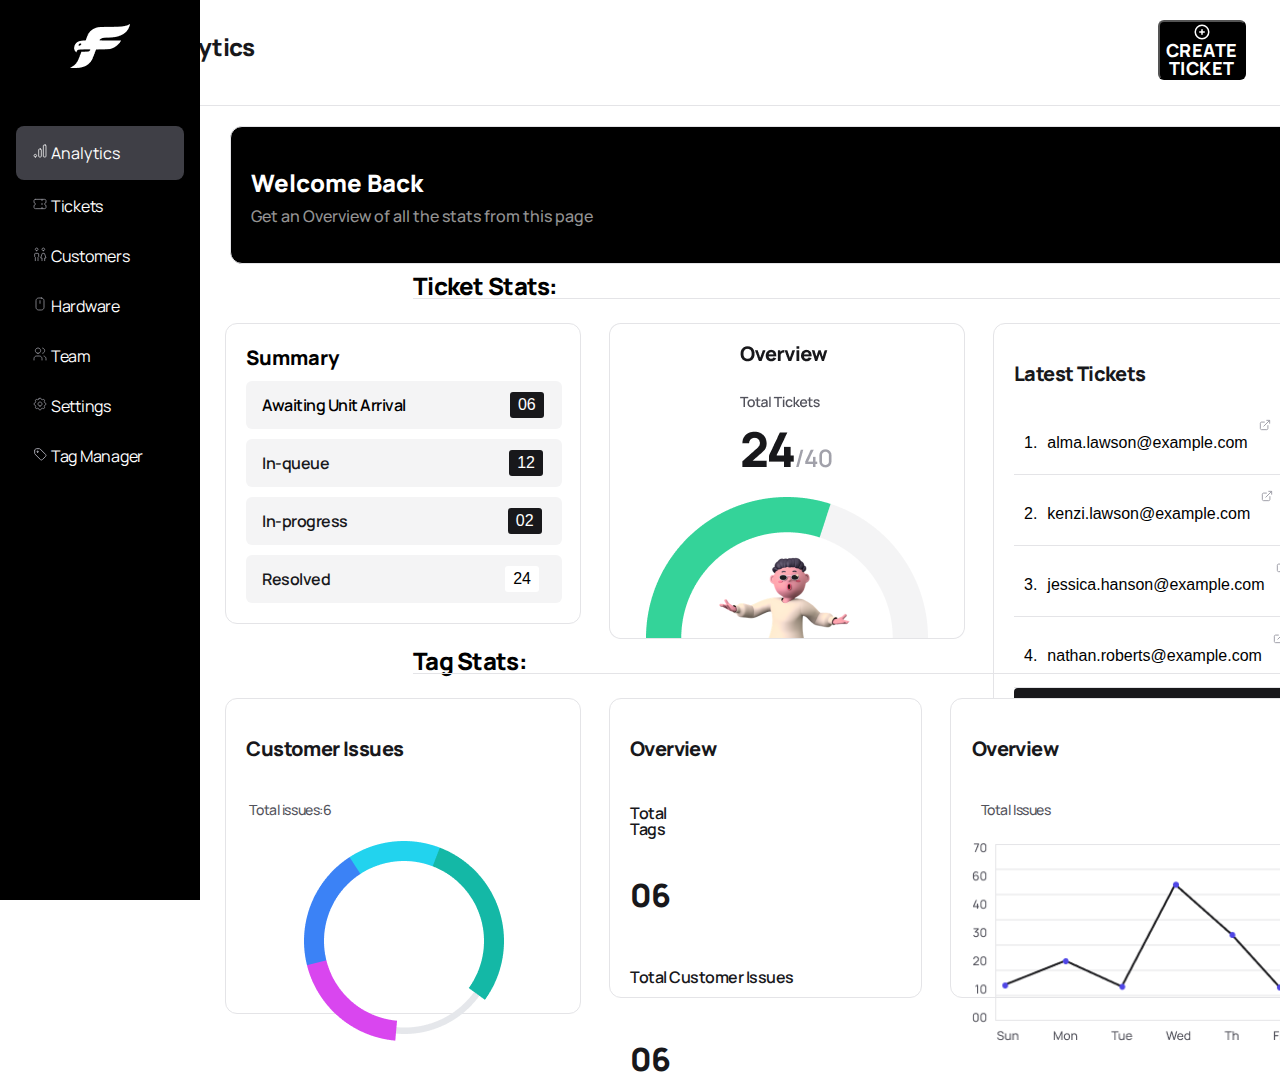
<file: createticketstep2.html>
<html>
  <head>
    <link rel="preconnect" href="https://fonts.googleapis.com" />
    <link rel="preconnect" href="https://fonts.gstatic.com" crossorigin />
    <link
      href="https://fonts.googleapis.com/css2?family=IBM+Plex+Sans:ital,wght@0,400;0,500;0,600;0,700;1,400;1,500;1,600;1,700&family=Manrope:wght@400;500;600;700;800&family=Space+Mono:ital,wght@0,400;0,700;1,400&display=swap"
      rel="stylesheet"
    />
    <href="https://fonts.googleapis.com/css2?family=Manrope:wght@400;500;600;700;800&family=Space+Mono:ital,wght@0,400;0,700;1,400&display=swap"
    rel="stylesheet"
  />
    <title> </title>
    <link rel="stylesheet" href="createticketstep2.css" />    
  </head>
  <body>
    <div class="container">
      <!-- sidebar -->
      <div class="sidebar">
        <div class="sidebarinerdiv">
     
        <div class="logo"><img src="pictures/finalmouslogo.png" alt="logo" /></div>
        <a class="active" href="#home">
            <svg width="16" height="16" viewBox="0 0 16 16" fill="none" xmlns="http://www.w3.org/2000/svg">
                <g clip-path="url(#clip0_201_365)">
                <path d="M8.59699 6H7.40366C6.99681 6 6.66699 6.32982 6.66699 6.73667V13.2633C6.66699 13.6702 6.99681 14 7.40366 14H8.59699C9.00384 14 9.33366 13.6702 9.33366 13.2633V6.73667C9.33366 6.32982 9.00384 6 8.59699 6Z" stroke="white" stroke-width="0.75" stroke-linecap="round" stroke-linejoin="round"/>
                <path d="M13.263 2H12.0697C11.6628 2 11.333 2.32982 11.333 2.73667V13.2633C11.333 13.6702 11.6628 14 12.0697 14H13.263C13.6699 14 13.9997 13.6702 13.9997 13.2633V2.73667C13.9997 2.32982 13.6699 2 13.263 2Z" stroke="white" stroke-width="0.75" stroke-linecap="round" stroke-linejoin="round"/>
                <path d="M3.33333 13.9997C4.06971 13.9997 4.66667 13.4027 4.66667 12.6663C4.66667 11.93 4.06971 11.333 3.33333 11.333C2.59695 11.333 2 11.93 2 12.6663C2 13.4027 2.59695 13.9997 3.33333 13.9997Z" stroke="white" stroke-width="0.75" stroke-linecap="round" stroke-linejoin="round"/>
                </g>
                <defs>
                <clipPath id="clip0_201_365">
                <rect width="16" height="16" fill="white"/>
                </clipPath>
                </defs>
                </svg>         
            
            
            
            Analytics</a>




        <a class="ticketsidebar"  href=""> 
            
            <svg width="16" height="16" viewBox="0 0 16 16" fill="none" xmlns="http://www.w3.org/2000/svg">
                <g clip-path="url(#clip0_201_373)">
                <path d="M10 3.33301V4.66634" stroke="#A1A1AA" stroke-width="0.75" stroke-linecap="round" stroke-linejoin="round"/>
                <path d="M10 7.33301V8.66634" stroke="#A1A1AA" stroke-width="0.75" stroke-linecap="round" stroke-linejoin="round"/>
                <path d="M10 11.333V12.6663" stroke="#A1A1AA" stroke-width="0.75" stroke-linecap="round" stroke-linejoin="round"/>
                <path d="M3.33333 3.33301H12.6667C13.0203 3.33301 13.3594 3.47348 13.6095 3.72353C13.8595 3.97358 14 4.31272 14 4.66634V6.66634C13.6464 6.66634 13.3072 6.80682 13.0572 7.05687C12.8071 7.30691 12.6667 7.64605 12.6667 7.99967C12.6667 8.3533 12.8071 8.69243 13.0572 8.94248C13.3072 9.19253 13.6464 9.33301 14 9.33301V11.333C14 11.6866 13.8595 12.0258 13.6095 12.2758C13.3594 12.5259 13.0203 12.6663 12.6667 12.6663H3.33333C2.97971 12.6663 2.64057 12.5259 2.39052 12.2758C2.14048 12.0258 2 11.6866 2 11.333V9.33301C2.35362 9.33301 2.69276 9.19253 2.94281 8.94248C3.19286 8.69243 3.33333 8.3533 3.33333 7.99967C3.33333 7.64605 3.19286 7.30691 2.94281 7.05687C2.69276 6.80682 2.35362 6.66634 2 6.66634V4.66634C2 4.31272 2.14048 3.97358 2.39052 3.72353C2.64057 3.47348 2.97971 3.33301 3.33333 3.33301" stroke="#A1A1AA" stroke-width="0.75" stroke-linecap="round" stroke-linejoin="round"/>
                </g>
                <defs>
                <clipPath id="clip0_201_373">
                <rect width="16" height="16" fill="white"/>
                </clipPath>
                </defs>
                </svg>
                

            Tickets</a>
        <a class="customersidebar" href="">
            <svg width="16" height="16" viewBox="0 0 16 16" fill="none" xmlns="http://www.w3.org/2000/svg">
                <g clip-path="url(#clip0_201_382)">
                <path d="M4.66634 4.66667C5.40272 4.66667 5.99967 4.06971 5.99967 3.33333C5.99967 2.59695 5.40272 2 4.66634 2C3.92996 2 3.33301 2.59695 3.33301 3.33333C3.33301 4.06971 3.92996 4.66667 4.66634 4.66667Z" stroke="#A1A1AA" stroke-width="0.75" stroke-linecap="round" stroke-linejoin="round"/>
                <path d="M3.33366 14.6663V11.333L2.66699 10.6663V7.99967C2.66699 7.82286 2.73723 7.65329 2.86225 7.52827C2.98728 7.40325 3.15685 7.33301 3.33366 7.33301H6.00033C6.17714 7.33301 6.34671 7.40325 6.47173 7.52827C6.59675 7.65329 6.66699 7.82286 6.66699 7.99967V10.6663L6.00033 11.333V14.6663" stroke="#A1A1AA" stroke-width="0.75" stroke-linecap="round" stroke-linejoin="round"/>
                <path d="M11.3333 4.66667C12.0697 4.66667 12.6667 4.06971 12.6667 3.33333C12.6667 2.59695 12.0697 2 11.3333 2C10.597 2 10 2.59695 10 3.33333C10 4.06971 10.597 4.66667 11.3333 4.66667Z" stroke="#A1A1AA" stroke-width="0.75" stroke-linecap="round" stroke-linejoin="round"/>
                <path d="M10.0003 14.6663V11.9997H8.66699L10.0003 7.99967C10.0003 7.82286 10.0706 7.65329 10.1956 7.52827C10.3206 7.40325 10.4902 7.33301 10.667 7.33301H12.0003C12.1771 7.33301 12.3467 7.40325 12.4717 7.52827C12.5968 7.65329 12.667 7.82286 12.667 7.99967L14.0003 11.9997H12.667V14.6663" stroke="#A1A1AA" stroke-width="0.75" stroke-linecap="round" stroke-linejoin="round"/>
                </g>
                <defs>
                <clipPath id="clip0_201_382">
                <rect width="16" height="16" fill="white"/>
                </clipPath>
                </defs>
                </svg>
                
            Customers</a>
        <a class="hardwaresidebar" href="">
            <svg width="16" height="16" viewBox="0 0 16 16" fill="none" xmlns="http://www.w3.org/2000/svg">
                <g clip-path="url(#clip0_201_391)">
                <path d="M9.33333 2H6.66667C5.19391 2 4 3.19391 4 4.66667V11.3333C4 12.8061 5.19391 14 6.66667 14H9.33333C10.8061 14 12 12.8061 12 11.3333V4.66667C12 3.19391 10.8061 2 9.33333 2Z" stroke="#A1A1AA" stroke-width="0.75" stroke-linecap="round" stroke-linejoin="round"/>
                <path d="M8 4.66699V7.33366" stroke="#A1A1AA" stroke-width="0.75" stroke-linecap="round" stroke-linejoin="round"/>
                </g>
                <defs>
                <clipPath id="clip0_201_391">
                <rect width="16" height="16" fill="white"/>
                </clipPath>
                </defs>
                </svg>
                
            Hardware</a>
        <a class="teamsidebar" href="">
            <svg width="16" height="16" viewBox="0 0 16 16" fill="none" xmlns="http://www.w3.org/2000/svg">
                <g clip-path="url(#clip0_201_398)">
                <path d="M5.99967 7.33333C7.47243 7.33333 8.66634 6.13943 8.66634 4.66667C8.66634 3.19391 7.47243 2 5.99967 2C4.52692 2 3.33301 3.19391 3.33301 4.66667C3.33301 6.13943 4.52692 7.33333 5.99967 7.33333Z" stroke="#A1A1AA" stroke-width="0.75" stroke-linecap="round" stroke-linejoin="round"/>
                <path d="M2 14V12.6667C2 11.9594 2.28095 11.2811 2.78105 10.781C3.28115 10.281 3.95942 10 4.66667 10H7.33333C8.04058 10 8.71885 10.281 9.21895 10.781C9.71905 11.2811 10 11.9594 10 12.6667V14" stroke="#A1A1AA" stroke-width="0.75" stroke-linecap="round" stroke-linejoin="round"/>
                <path d="M10.667 2.08691C11.2406 2.23378 11.749 2.56738 12.1121 3.03512C12.4752 3.50286 12.6722 4.07813 12.6722 4.67025C12.6722 5.26236 12.4752 5.83763 12.1121 6.30537C11.749 6.77311 11.2406 7.10671 10.667 7.25358" stroke="#A1A1AA" stroke-width="0.75" stroke-linecap="round" stroke-linejoin="round"/>
                <path d="M14 13.9996V12.6663C13.9966 12.0777 13.7986 11.5068 13.4368 11.0425C13.0751 10.5783 12.5699 10.2467 12 10.0996" stroke="#A1A1AA" stroke-width="0.75" stroke-linecap="round" stroke-linejoin="round"/>
                </g>
                <defs>
                <clipPath id="clip0_201_398">
                <rect width="16" height="16" fill="white"/>
                </clipPath>
                </defs>
                </svg>
                

            Team</a>
        <a class="settingsidebar" href="">
            <svg width="16" height="16" viewBox="0 0 16 16" fill="none" xmlns="http://www.w3.org/2000/svg">
                <g clip-path="url(#clip0_201_407)">
                <path d="M6.88333 2.878C7.16733 1.70733 8.83267 1.70733 9.11667 2.878C9.15928 3.05387 9.24281 3.21719 9.36047 3.35467C9.47813 3.49215 9.62659 3.5999 9.79377 3.66916C9.96094 3.73843 10.1421 3.76723 10.3225 3.75325C10.5029 3.73926 10.6775 3.68287 10.832 3.58867C11.8607 2.962 13.0387 4.13933 12.412 5.16867C12.3179 5.3231 12.2616 5.49756 12.2477 5.67785C12.2337 5.85814 12.2625 6.03918 12.3317 6.20625C12.4009 6.37333 12.5085 6.52172 12.6458 6.63937C12.7831 6.75702 12.9463 6.8406 13.122 6.88333C14.2927 7.16733 14.2927 8.83267 13.122 9.11667C12.9461 9.15928 12.7828 9.24281 12.6453 9.36047C12.5079 9.47813 12.4001 9.62659 12.3308 9.79377C12.2616 9.96094 12.2328 10.1421 12.2468 10.3225C12.2607 10.5029 12.3171 10.6775 12.4113 10.832C13.038 11.8607 11.8607 13.0387 10.8313 12.412C10.6769 12.3179 10.5024 12.2616 10.3222 12.2477C10.1419 12.2337 9.96082 12.2625 9.79375 12.3317C9.62667 12.4009 9.47828 12.5085 9.36063 12.6458C9.24298 12.7831 9.1594 12.9463 9.11667 13.122C8.83267 14.2927 7.16733 14.2927 6.88333 13.122C6.84072 12.9461 6.75719 12.7828 6.63953 12.6453C6.52187 12.5079 6.37341 12.4001 6.20623 12.3308C6.03906 12.2616 5.85789 12.2328 5.67748 12.2468C5.49706 12.2607 5.3225 12.3171 5.168 12.4113C4.13933 13.038 2.96133 11.8607 3.588 10.8313C3.68207 10.6769 3.73837 10.5024 3.75232 10.3222C3.76628 10.1419 3.7375 9.96082 3.66831 9.79375C3.59913 9.62667 3.49151 9.47828 3.35418 9.36063C3.21686 9.24298 3.05371 9.1594 2.878 9.11667C1.70733 8.83267 1.70733 7.16733 2.878 6.88333C3.05387 6.84072 3.21719 6.75719 3.35467 6.63953C3.49215 6.52187 3.5999 6.37341 3.66916 6.20623C3.73843 6.03906 3.76723 5.85789 3.75325 5.67748C3.73926 5.49706 3.68287 5.3225 3.58867 5.168C2.962 4.13933 4.13933 2.96133 5.16867 3.588C5.83533 3.99333 6.69933 3.63467 6.88333 2.878Z" stroke="#A1A1AA" stroke-width="0.75" stroke-linecap="round" stroke-linejoin="round"/>
                <path d="M8 10C9.10457 10 10 9.10457 10 8C10 6.89543 9.10457 6 8 6C6.89543 6 6 6.89543 6 8C6 9.10457 6.89543 10 8 10Z" stroke="#A1A1AA" stroke-width="0.75" stroke-linecap="round" stroke-linejoin="round"/>
                </g>
                <defs>
                <clipPath id="clip0_201_407">
                <rect width="16" height="16" fill="white"/>
                </clipPath>
                </defs>
                </svg>
                

            Settings</a>
        <a class="tagsidebar" href="">
            <svg width="16" height="16" viewBox="0 0 16 16" fill="none" xmlns="http://www.w3.org/2000/svg">
                <g clip-path="url(#clip0_201_414)">
                <path d="M5.66667 6.33333C6.03486 6.33333 6.33333 6.03486 6.33333 5.66667C6.33333 5.29848 6.03486 5 5.66667 5C5.29848 5 5 5.29848 5 5.66667C5 6.03486 5.29848 6.33333 5.66667 6.33333Z" fill="#A1A1AA" stroke="#A1A1AA" stroke-linecap="round" stroke-linejoin="round"/>
                <path d="M2.66699 4.66699V7.23966C2.66699 7.59766 2.80899 7.94099 3.06233 8.19433L8.47299 13.605C8.59835 13.7304 8.74719 13.8298 8.91099 13.8977C9.07479 13.9655 9.25036 14.0005 9.42766 14.0005C9.60496 14.0005 9.78053 13.9655 9.94433 13.8977C10.1081 13.8298 10.257 13.7304 10.3823 13.605L13.605 10.3823C13.7304 10.257 13.8298 10.1081 13.8977 9.94433C13.9655 9.78053 14.0005 9.60496 14.0005 9.42766C14.0005 9.25036 13.9655 9.07479 13.8977 8.91099C13.8298 8.74719 13.7304 8.59835 13.605 8.47299L8.19366 3.06233C7.94062 2.80932 7.59749 2.66713 7.23966 2.66699H4.66699C4.13656 2.66699 3.62785 2.87771 3.25278 3.25278C2.87771 3.62785 2.66699 4.13656 2.66699 4.66699V4.66699Z" stroke="#A1A1AA" stroke-linecap="round" stroke-linejoin="round"/>
                </g>
                <defs>
                <clipPath id="clip0_201_414">
                <rect width="16" height="16" fill="white"/>
                </clipPath>
                </defs>
                </svg>
                

            Tag Manager</a>
            <a  href=""  class="logout">
                <svg width="16" height="16" viewBox="0 0 16 16" fill="none" xmlns="http://www.w3.org/2000/svg">
                    <g clip-path="url(#clip0_201_422)">
                    <path d="M9.33333 5.33366V4.00033C9.33333 3.6467 9.19286 3.30756 8.94281 3.05752C8.69276 2.80747 8.35362 2.66699 8 2.66699H3.33333C2.97971 2.66699 2.64057 2.80747 2.39052 3.05752C2.14048 3.30756 2 3.6467 2 4.00033V12.0003C2 12.3539 2.14048 12.6931 2.39052 12.9431C2.64057 13.1932 2.97971 13.3337 3.33333 13.3337H8C8.35362 13.3337 8.69276 13.1932 8.94281 12.9431C9.19286 12.6931 9.33333 12.3539 9.33333 12.0003V10.667" stroke="white" stroke-linecap="round" stroke-linejoin="round"/>
                    <path d="M4.6665 8H13.9998L11.9998 6M11.9998 10L13.9998 8" stroke="white" stroke-linecap="round" stroke-linejoin="round"/>
                    </g>
                    <defs>
                    <clipPath id="clip0_201_422">
                    <rect width="16" height="16" fill="white"/>
                    </clipPath>
                    </defs>
                    </svg>                   

                Logout</a>
      </div> </div>
      <!--  -->
      <div class="bgwhite">
        <div class="">
      <div class="bar">
        <p class="head">Analytics</p>
        <button id="myBtn" class="w3btn" onclick="openmodal()">
            <svg width="18" height="18" viewBox="0 0 18 18" fill="none" xmlns="http://www.w3.org/2000/svg">
                <g clip-path="url(#clip0_201_1522)">
                <path d="M9 15.75C12.7279 15.75 15.75 12.7279 15.75 9C15.75 5.27208 12.7279 2.25 9 2.25C5.27208 2.25 2.25 5.27208 2.25 9C2.25 12.7279 5.27208 15.75 9 15.75Z" stroke="white" stroke-width="1.5" stroke-linecap="round" stroke-linejoin="round"/>
                <path d="M6.75 9H11.25" stroke="white" stroke-width="1.5" stroke-linecap="round" stroke-linejoin="round"/>
                <path d="M9 6.75V11.25" stroke="white" stroke-width="1.5" stroke-linecap="round" stroke-linejoin="round"/>
                </g>
                <defs>
                <clipPath id="clip0_201_1522">
                <rect width="18" height="18" fill="white"/>
                </clipPath>
                </defs>
                </svg>               
            
            Create Ticket</button><br></div>
<div id="backgroundblur">

    
</div>
 <!-- The Modal -->

 
<!-- modal create ticket step 2 -->
<div id="mymodal" class="modal">
 
    <!-- Modal content -->
    <div class="modal-content">
        <span id="close" onclick="closemodal()">&times;</span>
        <p class="createtickethead">Create Ticket</p>
      <div class="createticketbar">
         <img class="custinfopic" src="pictures/step1.png" alt="">
               <p class="custinfo">Step 1</p>    
              <img class="connect1" src="pictures/connector.png" alt="">            
               <img class="repticketpic" src="pictures/baseStep2black.png" alt="">
               <p class="repticket">Step 2</p>
               <img class="connect2" src="pictures/connector.png" alt="">
               <img class="ticketissuedpic" src="pictures/baseStepElements1.png" alt="">
               <p class="ticketissue">Step 3</p> 
      </div>
      <div class="customerinfodiv"> 
         <p class="selecthardware" >Hardware Info</p>
         <p class="custinfodivpara">Complete information related to the repairing of the hardware</p>
     </div>
     <!-- Information FormDiv -->
                 <div class="information">
                     <!-- Customer email and Order no -->
                    <div class="emailandaddress">
                    <div class="mailtxtandbox">
                     <p class="customeremailtxt">Select Hardware <span id="star">*</span></p>
                     <input type="text" name="mailtxtbox" class="mailtxtbox" placeholder="Starlite -12 Poseidon" cols="30">
                    </div>                  
                    </div>

                    <div class="emailandaddress">
                        <div class="mailtxtandbox">
                         <p class="customeremailtxt">Customer Claimed Issues <span id="star">*</span></p>
                         <input name="mailtxtbox" class="mailtxtbox" placeholder="Describe Issue" cols="30"></input>
                        </div>                  
                        </div>
                        <div class="warranty">
                            <p class="waract">is warranty still active?</p>
                            <input type="radio" id="radiobtnYes">
                           <label for="warrantyactiveyes" id="radiobtnlabel1" name="rdbtn" value="radiobtnYes">Yes</label>
                           <input type="radio" id="radiobtnNo">
                           <label for="warrantyactiveno" id="radiobtnlabel2" name="rdbtn" value="radiobtnNo">No</label>
                           
                           <!-- id="html" name="fav_language" value="HTML" -->
                        </div>

                        <div class="emailandaddress">
                            <div class="mailtxtandbox">
                             <p class="customeremailtxt">Expiration Date <span id="star">*</span></p>
                             <input name="mailtxtbox" id="mailtxtbox" placeholder="Enter warranty expiration" cols="30"></input>
                             <!-- <input type="text"> -->
                            </div>                  
                            </div>
                </div>   
                <div class="fieldandnextbtn">
                    <p id="reqfield"><span id="star">*</span> fields are required</p>
                    <button class="nextbtn">
                        <p id="nextbtntxt">Next ></p>
                    </button>
                </div>     
                 </div>
                 </div>

<!-- modal create ticket step 2 ends here-->
            <div class="bgblack">
                <p class="welcome">Welcome Back</p>
                <p class="overview">Get an Overview of all the stats from this page</p>
            </div>

            <!-- tag stats heading -->
            <p class="ticketstat">Ticket Stats: <img src="pictures/Line 31.png" alt="">
            </p>
        <div class="ticketstatsmain"> 
            <div class="statdiv">
                <div class="summary">
               <div class="sum">Summary</div>
               <div class="AUA">
                <p class="aua-text">Awaiting Unit Arrival</p> 
            <p class="aua-num">06</p></div>
               <div class="iq">
                <p class="iq-txt">In-queue</p>
                <p class="iq-num">12</p>
               </div>
              <div class="ip">
               <p class="ip-txt">In-progress</p>
               <p class="ip-num">02</p>
              </div>
               <div class="res">
                <p class="res-txt">Resolved</p>
                <p class="res-num">24</p>
               </div>
                </div>
                <div class="overvieww">
                    <img  src="pictures/pic1.png" alt=""> 
                </div>
                <div class="latesttickets">
                    <p class="lattickets">Latest Tickets</p>
                    <div class="add1">
                        <p class="num1">1.</p>
                        <p class="mail1">alma.lawson@example.com</p>

                       <a class="frame1" href=""><svg width="14" height="14" viewBox="0 0 14 14" fill="none" xmlns="http://www.w3.org/2000/svg">
                        <g clip-path="url(#clip0_1_15504)">
                        <path d="M6.41683 4.08301H3.50016C3.19074 4.08301 2.894 4.20592 2.6752 4.42472C2.45641 4.64351 2.3335 4.94026 2.3335 5.24967V10.4997C2.3335 10.8091 2.45641 11.1058 2.6752 11.3246C2.894 11.5434 3.19074 11.6663 3.50016 11.6663H8.75016C9.05958 11.6663 9.35633 11.5434 9.57512 11.3246C9.79391 11.1058 9.91683 10.8091 9.91683 10.4997V7.58301" stroke="#A1A1AA" stroke-linecap="round" stroke-linejoin="round"/>
                        <path d="M5.8335 8.16634L11.6668 2.33301" stroke="#A1A1AA" stroke-linecap="round" stroke-linejoin="round"/>
                        <path d="M8.75 2.33301H11.6667V5.24967" stroke="#A1A1AA" stroke-linecap="round" stroke-linejoin="round"/>
                        </g>
                        <defs>
                        <clipPath id="clip0_1_15504">
                        <rect width="14" height="14" fill="white"/>
                        </clipPath>
                        </defs>
                        </svg>
                        </a>



                    </div>
                    <div class="add2">
                        <p class="num2">2.</p>
                        <p class="mail2">kenzi.lawson@example.com</p>
                        <a class="frame2" href=""><svg width="14" height="14" viewBox="0 0 14 14" fill="none" xmlns="http://www.w3.org/2000/svg">
                            <g clip-path="url(#clip0_1_15504)">
                            <path d="M6.41683 4.08301H3.50016C3.19074 4.08301 2.894 4.20592 2.6752 4.42472C2.45641 4.64351 2.3335 4.94026 2.3335 5.24967V10.4997C2.3335 10.8091 2.45641 11.1058 2.6752 11.3246C2.894 11.5434 3.19074 11.6663 3.50016 11.6663H8.75016C9.05958 11.6663 9.35633 11.5434 9.57512 11.3246C9.79391 11.1058 9.91683 10.8091 9.91683 10.4997V7.58301" stroke="#A1A1AA" stroke-linecap="round" stroke-linejoin="round"/>
                            <path d="M5.8335 8.16634L11.6668 2.33301" stroke="#A1A1AA" stroke-linecap="round" stroke-linejoin="round"/>
                            <path d="M8.75 2.33301H11.6667V5.24967" stroke="#A1A1AA" stroke-linecap="round" stroke-linejoin="round"/>
                            </g>
                            <defs>
                            <clipPath id="clip0_1_15504">
                            <rect width="14" height="14" fill="white"/>
                            </clipPath>
                            </defs>
                            </svg>
                            </a>
                    </div>
                    <div class="add3">
                        <p class="num3">3.</p>
                        <p class="mail3">jessica.hanson@example.com</p>
                        <a class="frame3" href=""><svg width="14" height="14" viewBox="0 0 14 14" fill="none" xmlns="http://www.w3.org/2000/svg">
                            <g clip-path="url(#clip0_1_15504)">
                            <path d="M6.41683 4.08301H3.50016C3.19074 4.08301 2.894 4.20592 2.6752 4.42472C2.45641 4.64351 2.3335 4.94026 2.3335 5.24967V10.4997C2.3335 10.8091 2.45641 11.1058 2.6752 11.3246C2.894 11.5434 3.19074 11.6663 3.50016 11.6663H8.75016C9.05958 11.6663 9.35633 11.5434 9.57512 11.3246C9.79391 11.1058 9.91683 10.8091 9.91683 10.4997V7.58301" stroke="#A1A1AA" stroke-linecap="round" stroke-linejoin="round"/>
                            <path d="M5.8335 8.16634L11.6668 2.33301" stroke="#A1A1AA" stroke-linecap="round" stroke-linejoin="round"/>
                            <path d="M8.75 2.33301H11.6667V5.24967" stroke="#A1A1AA" stroke-linecap="round" stroke-linejoin="round"/>
                            </g>
                            <defs>
                            <clipPath id="clip0_1_15504">
                            <rect width="14" height="14" fill="white"/>
                            </clipPath>
                            </defs>
                            </svg>
                            </a>
                    </div>
                    <div class="add4">
                        <p class="num4">4.</p>
                        <p class="mail4">nathan.roberts@example.com</p>
                        <a class="frame4" href=""><svg width="14" height="14" viewBox="0 0 14 14" fill="none" xmlns="http://www.w3.org/2000/svg">
                            <g clip-path="url(#clip0_1_15504)">
                            <path d="M6.41683 4.08301H3.50016C3.19074 4.08301 2.894 4.20592 2.6752 4.42472C2.45641 4.64351 2.3335 4.94026 2.3335 5.24967V10.4997C2.3335 10.8091 2.45641 11.1058 2.6752 11.3246C2.894 11.5434 3.19074 11.6663 3.50016 11.6663H8.75016C9.05958 11.6663 9.35633 11.5434 9.57512 11.3246C9.79391 11.1058 9.91683 10.8091 9.91683 10.4997V7.58301" stroke="#A1A1AA" stroke-linecap="round" stroke-linejoin="round"/>
                            <path d="M5.8335 8.16634L11.6668 2.33301" stroke="#A1A1AA" stroke-linecap="round" stroke-linejoin="round"/>
                            <path d="M8.75 2.33301H11.6667V5.24967" stroke="#A1A1AA" stroke-linecap="round" stroke-linejoin="round"/>
                            </g>
                            <defs>
                            <clipPath id="clip0_1_15504">
                            <rect width="14" height="14" fill="white"/>
                            </clipPath>
                            </defs>
                            </svg>
                            </a>
                    </div>
                    <div class="viewallbtn">
                        <p>View All</p>
                    </div>


                </div>
                                 
            <!-- latest tickets in ticketstat --></div>
        </div>  
        <div>
            <p class="tagstattxt">Tag Stats: <img src="pictures/Line 31.png" alt="">
            </p>
            <div class="tagstatsmain">
                <div class="customerissues">
                    <p class="custissuestxt">Customer Issues</p>




                    <p class="totalissuestxt">Total issues:6</p>
                     <img class="custissues" src="pictures/framtotaltickets.png" alt="">
                </div>            
                <div class="overviewdiv2">
                    <p class="ovrviewtxt">Overview</p>
                    <p class="totaltagstxt">Total Tags</p>
                    <p class="totaltagnum6">06</p>
                    <p class="totalcusttxt">Total Customer Issues</p>
                    <p class="totalcustnum06">06</p>
                </div>
                <div class="overviewgraphdiv">
                    <p class="ovrviewtxt3">Overview</p>
                    <p class="totalissues6txt">Total Issues</p>
                     <img class="graphpic" src="pictures/Group 811714.png" alt="">
                </div>
            
            </div>

        </div>        
    </div>
        </div>
    </div>
      </div>
    </div>
<script>
    function openmodal(){
        var modal=document.getElementById("mymodal");
        var btn=document.getElementById("mybtn");
        var blur=document.getElementById("backgroundblur");
        modal.style.display="block"
        blur.style.display="block"
    }
    function closemodal(){
        var modal=document.getElementById("mymodal");
        var blur=document.getElementById("backgroundblur");
        var close=document.getElementById("close");
        modal.style.display="none"
        blur.style.display="none"
    }
</script>



  </body>
</html>
</file>
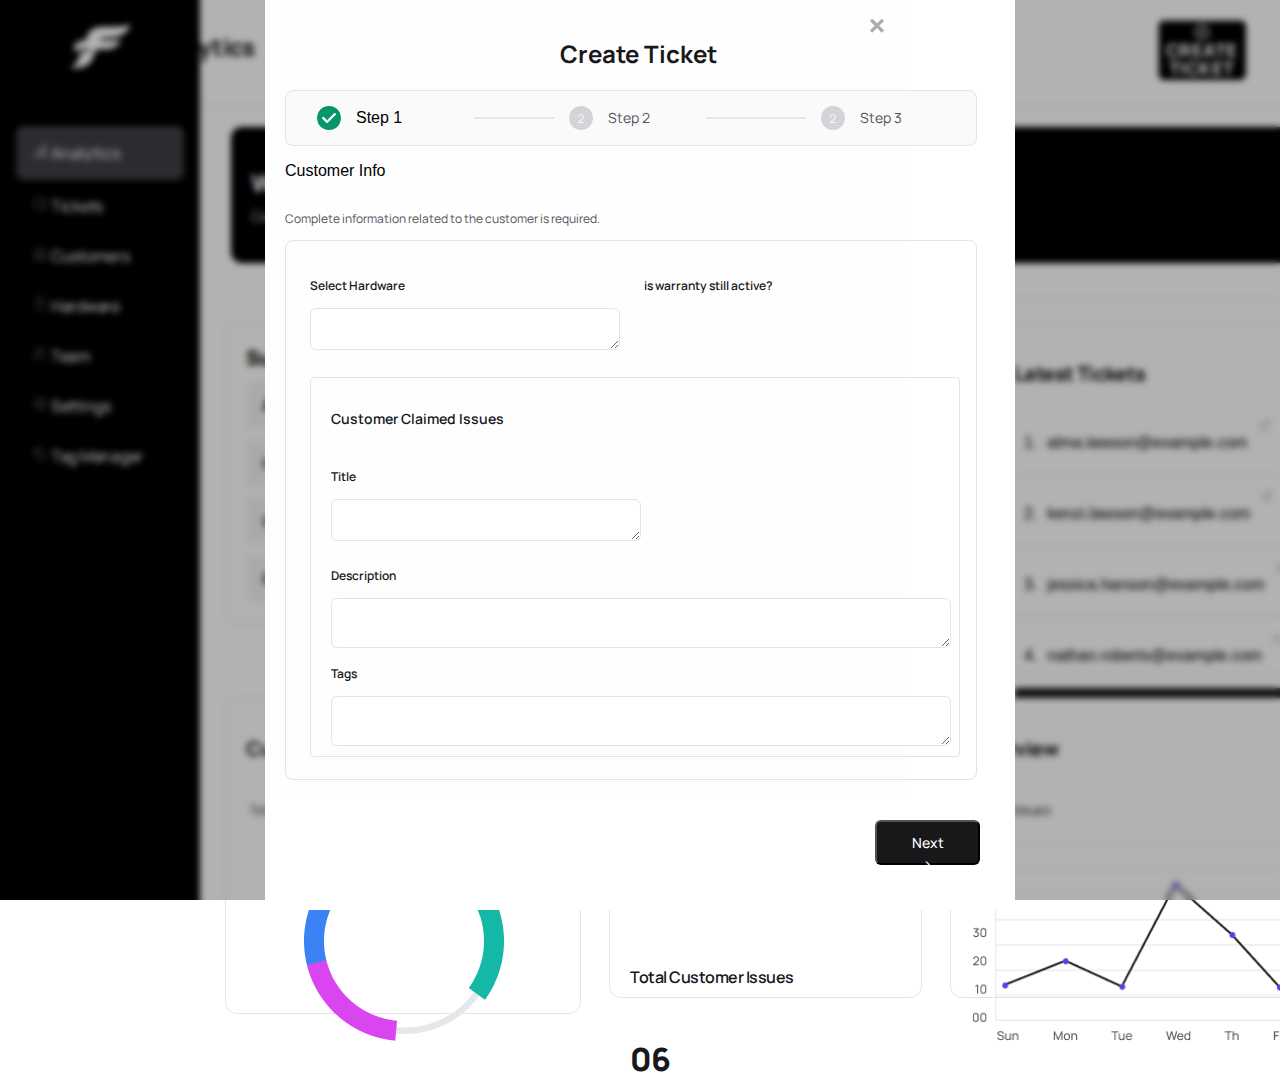
<file: CThardwareinfo.html>
<html>
  <head>
    <link rel="preconnect" href="https://fonts.googleapis.com" />
    <link rel="preconnect" href="https://fonts.gstatic.com" crossorigin />
    <link
      href="https://fonts.googleapis.com/css2?family=IBM+Plex+Sans:ital,wght@0,400;0,500;0,600;0,700;1,400;1,500;1,600;1,700&family=Manrope:wght@400;500;600;700;800&family=Space+Mono:ital,wght@0,400;0,700;1,400&display=swap"
      rel="stylesheet"
    />
    <href="https://fonts.googleapis.com/css2?family=Manrope:wght@400;500;600;700;800&family=Space+Mono:ital,wght@0,400;0,700;1,400&display=swap"
    rel="stylesheet"
  />
    <title> </title>
    <link rel="stylesheet" href="CThardwareinfo.css" />    
  </head>
  <body>
    <div class="container">
      <!-- sidebar -->
      <div class="sidebar">
        <div class="sidebarinerdiv">
     
        <div class="logo"><img src="pictures/finalmouslogo.png" alt="logo" /></div>
        <a class="active" href="#home">
            <svg width="16" height="16" viewBox="0 0 16 16" fill="none" xmlns="http://www.w3.org/2000/svg">
                <g clip-path="url(#clip0_201_365)">
                <path d="M8.59699 6H7.40366C6.99681 6 6.66699 6.32982 6.66699 6.73667V13.2633C6.66699 13.6702 6.99681 14 7.40366 14H8.59699C9.00384 14 9.33366 13.6702 9.33366 13.2633V6.73667C9.33366 6.32982 9.00384 6 8.59699 6Z" stroke="white" stroke-width="0.75" stroke-linecap="round" stroke-linejoin="round"/>
                <path d="M13.263 2H12.0697C11.6628 2 11.333 2.32982 11.333 2.73667V13.2633C11.333 13.6702 11.6628 14 12.0697 14H13.263C13.6699 14 13.9997 13.6702 13.9997 13.2633V2.73667C13.9997 2.32982 13.6699 2 13.263 2Z" stroke="white" stroke-width="0.75" stroke-linecap="round" stroke-linejoin="round"/>
                <path d="M3.33333 13.9997C4.06971 13.9997 4.66667 13.4027 4.66667 12.6663C4.66667 11.93 4.06971 11.333 3.33333 11.333C2.59695 11.333 2 11.93 2 12.6663C2 13.4027 2.59695 13.9997 3.33333 13.9997Z" stroke="white" stroke-width="0.75" stroke-linecap="round" stroke-linejoin="round"/>
                </g>
                <defs>
                <clipPath id="clip0_201_365">
                <rect width="16" height="16" fill="white"/>
                </clipPath>
                </defs>
                </svg>       
            
            
            
            Analytics</a>




        <a class="ticketsidebar"  href=""> 
            
            <svg width="16" height="16" viewBox="0 0 16 16" fill="none" xmlns="http://www.w3.org/2000/svg">
                <g clip-path="url(#clip0_201_373)">
                <path d="M10 3.33301V4.66634" stroke="#A1A1AA" stroke-width="0.75" stroke-linecap="round" stroke-linejoin="round"/>
                <path d="M10 7.33301V8.66634" stroke="#A1A1AA" stroke-width="0.75" stroke-linecap="round" stroke-linejoin="round"/>
                <path d="M10 11.333V12.6663" stroke="#A1A1AA" stroke-width="0.75" stroke-linecap="round" stroke-linejoin="round"/>
                <path d="M3.33333 3.33301H12.6667C13.0203 3.33301 13.3594 3.47348 13.6095 3.72353C13.8595 3.97358 14 4.31272 14 4.66634V6.66634C13.6464 6.66634 13.3072 6.80682 13.0572 7.05687C12.8071 7.30691 12.6667 7.64605 12.6667 7.99967C12.6667 8.3533 12.8071 8.69243 13.0572 8.94248C13.3072 9.19253 13.6464 9.33301 14 9.33301V11.333C14 11.6866 13.8595 12.0258 13.6095 12.2758C13.3594 12.5259 13.0203 12.6663 12.6667 12.6663H3.33333C2.97971 12.6663 2.64057 12.5259 2.39052 12.2758C2.14048 12.0258 2 11.6866 2 11.333V9.33301C2.35362 9.33301 2.69276 9.19253 2.94281 8.94248C3.19286 8.69243 3.33333 8.3533 3.33333 7.99967C3.33333 7.64605 3.19286 7.30691 2.94281 7.05687C2.69276 6.80682 2.35362 6.66634 2 6.66634V4.66634C2 4.31272 2.14048 3.97358 2.39052 3.72353C2.64057 3.47348 2.97971 3.33301 3.33333 3.33301" stroke="#A1A1AA" stroke-width="0.75" stroke-linecap="round" stroke-linejoin="round"/>
                </g>
                <defs>
                <clipPath id="clip0_201_373">
                <rect width="16" height="16" fill="white"/>
                </clipPath>
                </defs>
                </svg>
                

            Tickets</a>
        <a class="customersidebar" href="">
            <svg width="16" height="16" viewBox="0 0 16 16" fill="none" xmlns="http://www.w3.org/2000/svg">
                <g clip-path="url(#clip0_201_382)">
                <path d="M4.66634 4.66667C5.40272 4.66667 5.99967 4.06971 5.99967 3.33333C5.99967 2.59695 5.40272 2 4.66634 2C3.92996 2 3.33301 2.59695 3.33301 3.33333C3.33301 4.06971 3.92996 4.66667 4.66634 4.66667Z" stroke="#A1A1AA" stroke-width="0.75" stroke-linecap="round" stroke-linejoin="round"/>
                <path d="M3.33366 14.6663V11.333L2.66699 10.6663V7.99967C2.66699 7.82286 2.73723 7.65329 2.86225 7.52827C2.98728 7.40325 3.15685 7.33301 3.33366 7.33301H6.00033C6.17714 7.33301 6.34671 7.40325 6.47173 7.52827C6.59675 7.65329 6.66699 7.82286 6.66699 7.99967V10.6663L6.00033 11.333V14.6663" stroke="#A1A1AA" stroke-width="0.75" stroke-linecap="round" stroke-linejoin="round"/>
                <path d="M11.3333 4.66667C12.0697 4.66667 12.6667 4.06971 12.6667 3.33333C12.6667 2.59695 12.0697 2 11.3333 2C10.597 2 10 2.59695 10 3.33333C10 4.06971 10.597 4.66667 11.3333 4.66667Z" stroke="#A1A1AA" stroke-width="0.75" stroke-linecap="round" stroke-linejoin="round"/>
                <path d="M10.0003 14.6663V11.9997H8.66699L10.0003 7.99967C10.0003 7.82286 10.0706 7.65329 10.1956 7.52827C10.3206 7.40325 10.4902 7.33301 10.667 7.33301H12.0003C12.1771 7.33301 12.3467 7.40325 12.4717 7.52827C12.5968 7.65329 12.667 7.82286 12.667 7.99967L14.0003 11.9997H12.667V14.6663" stroke="#A1A1AA" stroke-width="0.75" stroke-linecap="round" stroke-linejoin="round"/>
                </g>
                <defs>
                <clipPath id="clip0_201_382">
                <rect width="16" height="16" fill="white"/>
                </clipPath>
                </defs>
                </svg>
                
            Customers</a>
        <a class="hardwaresidebar" href="">
            <svg width="16" height="16" viewBox="0 0 16 16" fill="none" xmlns="http://www.w3.org/2000/svg">
                <g clip-path="url(#clip0_201_391)">
                <path d="M9.33333 2H6.66667C5.19391 2 4 3.19391 4 4.66667V11.3333C4 12.8061 5.19391 14 6.66667 14H9.33333C10.8061 14 12 12.8061 12 11.3333V4.66667C12 3.19391 10.8061 2 9.33333 2Z" stroke="#A1A1AA" stroke-width="0.75" stroke-linecap="round" stroke-linejoin="round"/>
                <path d="M8 4.66699V7.33366" stroke="#A1A1AA" stroke-width="0.75" stroke-linecap="round" stroke-linejoin="round"/>
                </g>
                <defs>
                <clipPath id="clip0_201_391">
                <rect width="16" height="16" fill="white"/>
                </clipPath>
                </defs>
                </svg>
                
            Hardware</a>
        <a class="teamsidebar" href="">
            <svg width="16" height="16" viewBox="0 0 16 16" fill="none" xmlns="http://www.w3.org/2000/svg">
                <g clip-path="url(#clip0_201_398)">
                <path d="M5.99967 7.33333C7.47243 7.33333 8.66634 6.13943 8.66634 4.66667C8.66634 3.19391 7.47243 2 5.99967 2C4.52692 2 3.33301 3.19391 3.33301 4.66667C3.33301 6.13943 4.52692 7.33333 5.99967 7.33333Z" stroke="#A1A1AA" stroke-width="0.75" stroke-linecap="round" stroke-linejoin="round"/>
                <path d="M2 14V12.6667C2 11.9594 2.28095 11.2811 2.78105 10.781C3.28115 10.281 3.95942 10 4.66667 10H7.33333C8.04058 10 8.71885 10.281 9.21895 10.781C9.71905 11.2811 10 11.9594 10 12.6667V14" stroke="#A1A1AA" stroke-width="0.75" stroke-linecap="round" stroke-linejoin="round"/>
                <path d="M10.667 2.08691C11.2406 2.23378 11.749 2.56738 12.1121 3.03512C12.4752 3.50286 12.6722 4.07813 12.6722 4.67025C12.6722 5.26236 12.4752 5.83763 12.1121 6.30537C11.749 6.77311 11.2406 7.10671 10.667 7.25358" stroke="#A1A1AA" stroke-width="0.75" stroke-linecap="round" stroke-linejoin="round"/>
                <path d="M14 13.9996V12.6663C13.9966 12.0777 13.7986 11.5068 13.4368 11.0425C13.0751 10.5783 12.5699 10.2467 12 10.0996" stroke="#A1A1AA" stroke-width="0.75" stroke-linecap="round" stroke-linejoin="round"/>
                </g>
                <defs>
                <clipPath id="clip0_201_398">
                <rect width="16" height="16" fill="white"/>
                </clipPath>
                </defs>
                </svg>
                

            Team</a>
        <a class="settingsidebar" href="">
            <svg width="16" height="16" viewBox="0 0 16 16" fill="none" xmlns="http://www.w3.org/2000/svg">
                <g clip-path="url(#clip0_201_407)">
                <path d="M6.88333 2.878C7.16733 1.70733 8.83267 1.70733 9.11667 2.878C9.15928 3.05387 9.24281 3.21719 9.36047 3.35467C9.47813 3.49215 9.62659 3.5999 9.79377 3.66916C9.96094 3.73843 10.1421 3.76723 10.3225 3.75325C10.5029 3.73926 10.6775 3.68287 10.832 3.58867C11.8607 2.962 13.0387 4.13933 12.412 5.16867C12.3179 5.3231 12.2616 5.49756 12.2477 5.67785C12.2337 5.85814 12.2625 6.03918 12.3317 6.20625C12.4009 6.37333 12.5085 6.52172 12.6458 6.63937C12.7831 6.75702 12.9463 6.8406 13.122 6.88333C14.2927 7.16733 14.2927 8.83267 13.122 9.11667C12.9461 9.15928 12.7828 9.24281 12.6453 9.36047C12.5079 9.47813 12.4001 9.62659 12.3308 9.79377C12.2616 9.96094 12.2328 10.1421 12.2468 10.3225C12.2607 10.5029 12.3171 10.6775 12.4113 10.832C13.038 11.8607 11.8607 13.0387 10.8313 12.412C10.6769 12.3179 10.5024 12.2616 10.3222 12.2477C10.1419 12.2337 9.96082 12.2625 9.79375 12.3317C9.62667 12.4009 9.47828 12.5085 9.36063 12.6458C9.24298 12.7831 9.1594 12.9463 9.11667 13.122C8.83267 14.2927 7.16733 14.2927 6.88333 13.122C6.84072 12.9461 6.75719 12.7828 6.63953 12.6453C6.52187 12.5079 6.37341 12.4001 6.20623 12.3308C6.03906 12.2616 5.85789 12.2328 5.67748 12.2468C5.49706 12.2607 5.3225 12.3171 5.168 12.4113C4.13933 13.038 2.96133 11.8607 3.588 10.8313C3.68207 10.6769 3.73837 10.5024 3.75232 10.3222C3.76628 10.1419 3.7375 9.96082 3.66831 9.79375C3.59913 9.62667 3.49151 9.47828 3.35418 9.36063C3.21686 9.24298 3.05371 9.1594 2.878 9.11667C1.70733 8.83267 1.70733 7.16733 2.878 6.88333C3.05387 6.84072 3.21719 6.75719 3.35467 6.63953C3.49215 6.52187 3.5999 6.37341 3.66916 6.20623C3.73843 6.03906 3.76723 5.85789 3.75325 5.67748C3.73926 5.49706 3.68287 5.3225 3.58867 5.168C2.962 4.13933 4.13933 2.96133 5.16867 3.588C5.83533 3.99333 6.69933 3.63467 6.88333 2.878Z" stroke="#A1A1AA" stroke-width="0.75" stroke-linecap="round" stroke-linejoin="round"/>
                <path d="M8 10C9.10457 10 10 9.10457 10 8C10 6.89543 9.10457 6 8 6C6.89543 6 6 6.89543 6 8C6 9.10457 6.89543 10 8 10Z" stroke="#A1A1AA" stroke-width="0.75" stroke-linecap="round" stroke-linejoin="round"/>
                </g>
                <defs>
                <clipPath id="clip0_201_407">
                <rect width="16" height="16" fill="white"/>
                </clipPath>
                </defs>
                </svg>
                

            Settings</a>
        <a class="tagsidebar" href="">
            <svg width="16" height="16" viewBox="0 0 16 16" fill="none" xmlns="http://www.w3.org/2000/svg">
                <g clip-path="url(#clip0_201_414)">
                <path d="M5.66667 6.33333C6.03486 6.33333 6.33333 6.03486 6.33333 5.66667C6.33333 5.29848 6.03486 5 5.66667 5C5.29848 5 5 5.29848 5 5.66667C5 6.03486 5.29848 6.33333 5.66667 6.33333Z" fill="#A1A1AA" stroke="#A1A1AA" stroke-linecap="round" stroke-linejoin="round"/>
                <path d="M2.66699 4.66699V7.23966C2.66699 7.59766 2.80899 7.94099 3.06233 8.19433L8.47299 13.605C8.59835 13.7304 8.74719 13.8298 8.91099 13.8977C9.07479 13.9655 9.25036 14.0005 9.42766 14.0005C9.60496 14.0005 9.78053 13.9655 9.94433 13.8977C10.1081 13.8298 10.257 13.7304 10.3823 13.605L13.605 10.3823C13.7304 10.257 13.8298 10.1081 13.8977 9.94433C13.9655 9.78053 14.0005 9.60496 14.0005 9.42766C14.0005 9.25036 13.9655 9.07479 13.8977 8.91099C13.8298 8.74719 13.7304 8.59835 13.605 8.47299L8.19366 3.06233C7.94062 2.80932 7.59749 2.66713 7.23966 2.66699H4.66699C4.13656 2.66699 3.62785 2.87771 3.25278 3.25278C2.87771 3.62785 2.66699 4.13656 2.66699 4.66699V4.66699Z" stroke="#A1A1AA" stroke-linecap="round" stroke-linejoin="round"/>
                </g>
                <defs>
                <clipPath id="clip0_201_414">
                <rect width="16" height="16" fill="white"/>
                </clipPath>
                </defs>
                </svg>
                

            Tag Manager</a>
            <a  href=""  class="logout">
                <svg width="16" height="16" viewBox="0 0 16 16" fill="none" xmlns="http://www.w3.org/2000/svg">
                    <g clip-path="url(#clip0_201_422)">
                    <path d="M9.33333 5.33366V4.00033C9.33333 3.6467 9.19286 3.30756 8.94281 3.05752C8.69276 2.80747 8.35362 2.66699 8 2.66699H3.33333C2.97971 2.66699 2.64057 2.80747 2.39052 3.05752C2.14048 3.30756 2 3.6467 2 4.00033V12.0003C2 12.3539 2.14048 12.6931 2.39052 12.9431C2.64057 13.1932 2.97971 13.3337 3.33333 13.3337H8C8.35362 13.3337 8.69276 13.1932 8.94281 12.9431C9.19286 12.6931 9.33333 12.3539 9.33333 12.0003V10.667" stroke="white" stroke-linecap="round" stroke-linejoin="round"/>
                    <path d="M4.6665 8H13.9998L11.9998 6M11.9998 10L13.9998 8" stroke="white" stroke-linecap="round" stroke-linejoin="round"/>
                    </g>
                    <defs>
                    <clipPath id="clip0_201_422">
                    <rect width="16" height="16" fill="white"/>
                    </clipPath>
                    </defs>
                    </svg>                   

                Logout</a>
      </div> </div>
      <!--  -->
      <div class="bgwhite">
        <div class="">
      <div class="bar">
        <p class="head">Analytics</p>
        <button id="myBtn" class="w3btn">
            <svg width="18" height="18" viewBox="0 0 18 18" fill="none" xmlns="http://www.w3.org/2000/svg">
                <g clip-path="url(#clip0_201_1522)">
                <path d="M9 15.75C12.7279 15.75 15.75 12.7279 15.75 9C15.75 5.27208 12.7279 2.25 9 2.25C5.27208 2.25 2.25 5.27208 2.25 9C2.25 12.7279 5.27208 15.75 9 15.75Z" stroke="white" stroke-width="1.5" stroke-linecap="round" stroke-linejoin="round"/>
                <path d="M6.75 9H11.25" stroke="white" stroke-width="1.5" stroke-linecap="round" stroke-linejoin="round"/>
                <path d="M9 6.75V11.25" stroke="white" stroke-width="1.5" stroke-linecap="round" stroke-linejoin="round"/>
                </g>
                <defs>
                <clipPath id="clip0_201_1522">
                <rect width="18" height="18" fill="white"/>
                </clipPath>
                </defs>
                </svg>               
            
            Create Ticket</button><br></div>

 
            <div class="bgblack">
                <p class="welcome">Welcome Back</p>
                <p class="overview">Get an Overview of all the stats from this page</p>
            </div>

            <!-- tag stats heading -->
            <p class="ticketstat">Ticket Stats: <img src="pictures/Line 31.png" alt="">
            </p>
        <div class="ticketstatsmain"> 
            <div class="statdiv">
                <div class="summary">
               <div class="sum">Summary</div>
               <div class="AUA">
                <p class="aua-text">Awaiting Unit Arrival</p> 
            <p class="aua-num">06</p></div>
               <div class="iq">
                <p class="iq-txt">In-queue</p>
                <p class="iq-num">12</p>
               </div>
              <div class="ip">
               <p class="ip-txt">In-progress</p>
               <p class="ip-num">02</p>
              </div>
               <div class="res">
                <p class="res-txt">Resolved</p>
                <p class="res-num">24</p>
               </div>
                </div>
                <div class="overvieww">
                    <img  src="pictures/pic1.png" alt=""> 
                </div>
                <div class="latesttickets">
                    <p class="lattickets">Latest Tickets</p>
                    <div class="add1">
                        <p class="num1">1.</p>
                        <p class="mail1">alma.lawson@example.com</p>

                       <a class="frame1" href=""><svg width="14" height="14" viewBox="0 0 14 14" fill="none" xmlns="http://www.w3.org/2000/svg">
                        <g clip-path="url(#clip0_1_15504)">
                        <path d="M6.41683 4.08301H3.50016C3.19074 4.08301 2.894 4.20592 2.6752 4.42472C2.45641 4.64351 2.3335 4.94026 2.3335 5.24967V10.4997C2.3335 10.8091 2.45641 11.1058 2.6752 11.3246C2.894 11.5434 3.19074 11.6663 3.50016 11.6663H8.75016C9.05958 11.6663 9.35633 11.5434 9.57512 11.3246C9.79391 11.1058 9.91683 10.8091 9.91683 10.4997V7.58301" stroke="#A1A1AA" stroke-linecap="round" stroke-linejoin="round"/>
                        <path d="M5.8335 8.16634L11.6668 2.33301" stroke="#A1A1AA" stroke-linecap="round" stroke-linejoin="round"/>
                        <path d="M8.75 2.33301H11.6667V5.24967" stroke="#A1A1AA" stroke-linecap="round" stroke-linejoin="round"/>
                        </g>
                        <defs>
                        <clipPath id="clip0_1_15504">
                        <rect width="14" height="14" fill="white"/>
                        </clipPath>
                        </defs>
                        </svg>
                        </a>



                    </div>
                    <div class="add2">
                        <p class="num2">2.</p>
                        <p class="mail2">kenzi.lawson@example.com</p>
                        <a class="frame2" href=""><svg width="14" height="14" viewBox="0 0 14 14" fill="none" xmlns="http://www.w3.org/2000/svg">
                            <g clip-path="url(#clip0_1_15504)">
                            <path d="M6.41683 4.08301H3.50016C3.19074 4.08301 2.894 4.20592 2.6752 4.42472C2.45641 4.64351 2.3335 4.94026 2.3335 5.24967V10.4997C2.3335 10.8091 2.45641 11.1058 2.6752 11.3246C2.894 11.5434 3.19074 11.6663 3.50016 11.6663H8.75016C9.05958 11.6663 9.35633 11.5434 9.57512 11.3246C9.79391 11.1058 9.91683 10.8091 9.91683 10.4997V7.58301" stroke="#A1A1AA" stroke-linecap="round" stroke-linejoin="round"/>
                            <path d="M5.8335 8.16634L11.6668 2.33301" stroke="#A1A1AA" stroke-linecap="round" stroke-linejoin="round"/>
                            <path d="M8.75 2.33301H11.6667V5.24967" stroke="#A1A1AA" stroke-linecap="round" stroke-linejoin="round"/>
                            </g>
                            <defs>
                            <clipPath id="clip0_1_15504">
                            <rect width="14" height="14" fill="white"/>
                            </clipPath>
                            </defs>
                            </svg>
                            </a>
                    </div>
                    <div class="add3">
                        <p class="num3">3.</p>
                        <p class="mail3">jessica.hanson@example.com</p>
                        <a class="frame3" href=""><svg width="14" height="14" viewBox="0 0 14 14" fill="none" xmlns="http://www.w3.org/2000/svg">
                            <g clip-path="url(#clip0_1_15504)">
                            <path d="M6.41683 4.08301H3.50016C3.19074 4.08301 2.894 4.20592 2.6752 4.42472C2.45641 4.64351 2.3335 4.94026 2.3335 5.24967V10.4997C2.3335 10.8091 2.45641 11.1058 2.6752 11.3246C2.894 11.5434 3.19074 11.6663 3.50016 11.6663H8.75016C9.05958 11.6663 9.35633 11.5434 9.57512 11.3246C9.79391 11.1058 9.91683 10.8091 9.91683 10.4997V7.58301" stroke="#A1A1AA" stroke-linecap="round" stroke-linejoin="round"/>
                            <path d="M5.8335 8.16634L11.6668 2.33301" stroke="#A1A1AA" stroke-linecap="round" stroke-linejoin="round"/>
                            <path d="M8.75 2.33301H11.6667V5.24967" stroke="#A1A1AA" stroke-linecap="round" stroke-linejoin="round"/>
                            </g>
                            <defs>
                            <clipPath id="clip0_1_15504">
                            <rect width="14" height="14" fill="white"/>
                            </clipPath>
                            </defs>
                            </svg>
                            </a>
                    </div>
                    <div class="add4">
                        <p class="num4">4.</p>
                        <p class="mail4">nathan.roberts@example.com</p>
                        <a class="frame4" href=""><svg width="14" height="14" viewBox="0 0 14 14" fill="none" xmlns="http://www.w3.org/2000/svg">
                            <g clip-path="url(#clip0_1_15504)">
                            <path d="M6.41683 4.08301H3.50016C3.19074 4.08301 2.894 4.20592 2.6752 4.42472C2.45641 4.64351 2.3335 4.94026 2.3335 5.24967V10.4997C2.3335 10.8091 2.45641 11.1058 2.6752 11.3246C2.894 11.5434 3.19074 11.6663 3.50016 11.6663H8.75016C9.05958 11.6663 9.35633 11.5434 9.57512 11.3246C9.79391 11.1058 9.91683 10.8091 9.91683 10.4997V7.58301" stroke="#A1A1AA" stroke-linecap="round" stroke-linejoin="round"/>
                            <path d="M5.8335 8.16634L11.6668 2.33301" stroke="#A1A1AA" stroke-linecap="round" stroke-linejoin="round"/>
                            <path d="M8.75 2.33301H11.6667V5.24967" stroke="#A1A1AA" stroke-linecap="round" stroke-linejoin="round"/>
                            </g>
                            <defs>
                            <clipPath id="clip0_1_15504">
                            <rect width="14" height="14" fill="white"/>
                            </clipPath>
                            </defs>
                            </svg>
                            </a>
                    </div>
                    <div class="viewallbtn">
                        <p>View All</p>
                    </div>


                </div>
                                 
            <!-- latest tickets in ticketstat --></div>
        </div>  
        <div>
            <p class="tagstattxt">Tag Stats: <img src="pictures/Line 31.png" alt="">
            </p>
            <div class="tagstatsmain">
                <div class="customerissues">
                    <p class="custissuestxt">Customer Issues</p>
                    <p class="totalissuestxt">Total issues:6</p>
                     <img class="custissues" src="pictures/framtotaltickets.png" alt="">
                </div>            
                <div class="overviewdiv2">
                    <p class="ovrviewtxt">Overview</p>
                    <p class="totaltagstxt">Total Tags</p>
                    <p class="totaltagnum6">06</p>
                    <p class="totalcusttxt">Total Customer Issues</p>
                    <p class="totalcustnum06">06</p>
                </div>
                <div class="overviewgraphdiv">
                    <p class="ovrviewtxt3">Overview</p>
                    <p class="totalissues6txt">Total Issues</p>
                     <img class="graphpic" src="pictures/Group 811714.png" alt="">
                </div>
            
            </div>

        </div>        
    </div>
        </div>
    </div>
      </div>
<div class="backgroundblur"></div>
          <!-- The Modal -->

   <div id="myModal" class="modal">
 
    <!-- Modal content -->
    <div class="modal-content">
      <span class="close">&times;</span>
      <p class="createtickethead">Create Ticket</p>
      <div class="createticketbar">
         <img class="custinfopic" src="pictures/step1.png" alt="">
               <p class="custinfo">Step 1</p>    
              <img class="connect1" src="pictures/connector.png" alt="">            
               <img class="repticketpic" src="pictures/baseStepElements1.png" alt="">
               <p class="repticket">Step 2</p>
               <img class="connect2" src="pictures/connector.png" alt="">
               <img class="ticketissuedpic" src="pictures/baseStepElements1.png" alt="">
               <p class="ticketissue">Step 3</p> 
      </div>
      <div class="customerinfodiv"> 
         <p class="selecthardware" >Customer Info</p>
         <p class="custinfodivpara">Complete information related to the customer is required.</p>
     </div>
     <!-- Information FormDiv -->
                 <div class="information">
                     <!-- Customer email and Order no -->
                    <div class="emailandaddress">
                    <div class="mailtxtandbox">
                     <p class="customeremailtxt">Select Hardware </p>
                     <textarea name="mailtxtbox" id="mailtxtbox" cols="30"></textarea>
                    </div>
                    <div class="ordernotxtandbox"> <p class="ordernum">is warranty still active?</p>
                      <!-- <div class="toggle"> <p class="yes">Yes</p><p class="no">No</p>
                        <label class="switch">
                            <input type="checkbox">
                            <span class="slider round"></span>
                            
                          </label></div>  -->
                    <!-- <textarea name="ordernotxtbox" id="ordernotxtbox" cols="30" rows="10"></textarea> -->

                </div></div>   
                <div class="customerclaimeddiv">
                    <p class="custclaimhead">Customer Claimed Issues</p>
                    <div class="mailtxtandbox">
                        <p class="customeremailtxt">Title</p>
                        <textarea name="mailtxtbox" id="mailtxtbox" cols="30"></textarea>
                       </div>
                       <div class="mailtxtandbox">
                        <p class="customeremailtxt">Description </p>
                        <textarea name="mailtxtbox" id="descriptiontxtbox" cols="30"></textarea>
                       </div>
                       <div class="mailtxtandbox">
                        <p class="customeremailtxt">Tags </p>
                        <textarea name="mailtxtbox" id="descriptiontxtbox" cols="30"></textarea>
                       </div>
                </div>             
                            </div>
                 </div>
                 <div class="fieldandnextbtn">
                     <button class="nextbtn">
                         <p id="nextbtntxt">Next ></p>
                     </button>
                 </div>
                 
    </div>
  </div> 
  
  
  <script>
  // Get the modal
  var modal = document.getElementById("myModal");
  
  // Get the button that opens the modal
  var btn = document.getElementById("myBtn");
  
  // Get the <span> element that closes the modal
  var span = document.getElementsByClassName("close")[0];
  
  // When the user clicks the button, open the modal 
  btn.onclick = function() {
    modal.style.display = "block";
  }
  
  // When the user clicks on <span> (x), close the modal
  span.onclick = function() {
    modal.style.display = "none";
  }
  
  // When the user clicks anywhere outside of the modal, close it
  window.onclick = function(event) {
    if (event.target == modal) {
      modal.style.display = "none";
    }
  }
  </script>
    </div>
  </body>
</html>
</file>
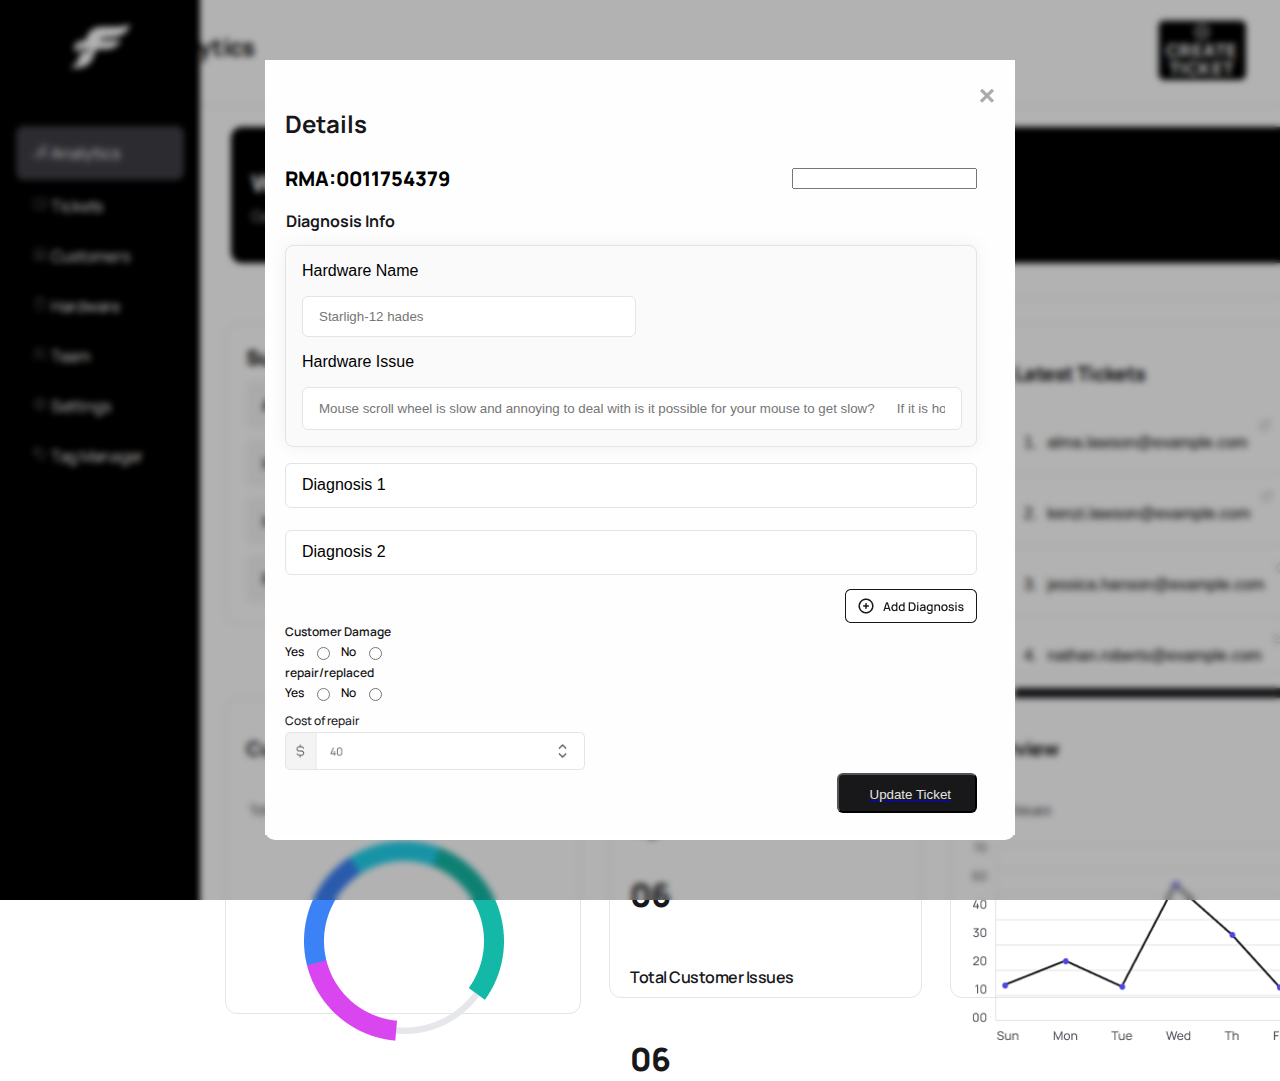
<file: detailsmodal.html>
<html>
  <head>
    <link rel="preconnect" href="https://fonts.googleapis.com" />
    <link rel="preconnect" href="https://fonts.gstatic.com" crossorigin />
    <link
      href="https://fonts.googleapis.com/css2?family=IBM+Plex+Sans:ital,wght@0,400;0,500;0,600;0,700;1,400;1,500;1,600;1,700&family=Manrope:wght@400;500;600;700;800&family=Space+Mono:ital,wght@0,400;0,700;1,400&display=swap"
      rel="stylesheet"
    />
    <href="https://fonts.googleapis.com/css2?family=Manrope:wght@400;500;600;700;800&family=Space+Mono:ital,wght@0,400;0,700;1,400&display=swap"
    rel="stylesheet"
  />
    <title> </title>
    <link rel="stylesheet" href="detailsmodal.css" />

    
  </head>
  <body>
    <div class="container">
      <!-- sidebar -->
      <div class="sidebar">
        <div class="sidebarinerdiv">
     
        <div class="logo"><img src="pictures/finalmouslogo.png" alt="logo" /></div>
        <a class="active" href="#home">
            <svg width="16" height="16" viewBox="0 0 16 16" fill="none" xmlns="http://www.w3.org/2000/svg">
                <g clip-path="url(#clip0_201_365)">
                <path d="M8.59699 6H7.40366C6.99681 6 6.66699 6.32982 6.66699 6.73667V13.2633C6.66699 13.6702 6.99681 14 7.40366 14H8.59699C9.00384 14 9.33366 13.6702 9.33366 13.2633V6.73667C9.33366 6.32982 9.00384 6 8.59699 6Z" stroke="white" stroke-width="0.75" stroke-linecap="round" stroke-linejoin="round"/>
                <path d="M13.263 2H12.0697C11.6628 2 11.333 2.32982 11.333 2.73667V13.2633C11.333 13.6702 11.6628 14 12.0697 14H13.263C13.6699 14 13.9997 13.6702 13.9997 13.2633V2.73667C13.9997 2.32982 13.6699 2 13.263 2Z" stroke="white" stroke-width="0.75" stroke-linecap="round" stroke-linejoin="round"/>
                <path d="M3.33333 13.9997C4.06971 13.9997 4.66667 13.4027 4.66667 12.6663C4.66667 11.93 4.06971 11.333 3.33333 11.333C2.59695 11.333 2 11.93 2 12.6663C2 13.4027 2.59695 13.9997 3.33333 13.9997Z" stroke="white" stroke-width="0.75" stroke-linecap="round" stroke-linejoin="round"/>
                </g>
                <defs>
                <clipPath id="clip0_201_365">
                <rect width="16" height="16" fill="white"/>
                </clipPath>
                </defs>
                </svg>         
            
            
            
            Analytics</a>




        <a class="ticketsidebar"  href=""> 
            
            <svg width="16" height="16" viewBox="0 0 16 16" fill="none" xmlns="http://www.w3.org/2000/svg">
                <g clip-path="url(#clip0_201_373)">
                <path d="M10 3.33301V4.66634" stroke="#A1A1AA" stroke-width="0.75" stroke-linecap="round" stroke-linejoin="round"/>
                <path d="M10 7.33301V8.66634" stroke="#A1A1AA" stroke-width="0.75" stroke-linecap="round" stroke-linejoin="round"/>
                <path d="M10 11.333V12.6663" stroke="#A1A1AA" stroke-width="0.75" stroke-linecap="round" stroke-linejoin="round"/>
                <path d="M3.33333 3.33301H12.6667C13.0203 3.33301 13.3594 3.47348 13.6095 3.72353C13.8595 3.97358 14 4.31272 14 4.66634V6.66634C13.6464 6.66634 13.3072 6.80682 13.0572 7.05687C12.8071 7.30691 12.6667 7.64605 12.6667 7.99967C12.6667 8.3533 12.8071 8.69243 13.0572 8.94248C13.3072 9.19253 13.6464 9.33301 14 9.33301V11.333C14 11.6866 13.8595 12.0258 13.6095 12.2758C13.3594 12.5259 13.0203 12.6663 12.6667 12.6663H3.33333C2.97971 12.6663 2.64057 12.5259 2.39052 12.2758C2.14048 12.0258 2 11.6866 2 11.333V9.33301C2.35362 9.33301 2.69276 9.19253 2.94281 8.94248C3.19286 8.69243 3.33333 8.3533 3.33333 7.99967C3.33333 7.64605 3.19286 7.30691 2.94281 7.05687C2.69276 6.80682 2.35362 6.66634 2 6.66634V4.66634C2 4.31272 2.14048 3.97358 2.39052 3.72353C2.64057 3.47348 2.97971 3.33301 3.33333 3.33301" stroke="#A1A1AA" stroke-width="0.75" stroke-linecap="round" stroke-linejoin="round"/>
                </g>
                <defs>
                <clipPath id="clip0_201_373">
                <rect width="16" height="16" fill="white"/>
                </clipPath>
                </defs>
                </svg>
                

            Tickets</a>
        <a class="customersidebar" href="">
            <svg width="16" height="16" viewBox="0 0 16 16" fill="none" xmlns="http://www.w3.org/2000/svg">
                <g clip-path="url(#clip0_201_382)">
                <path d="M4.66634 4.66667C5.40272 4.66667 5.99967 4.06971 5.99967 3.33333C5.99967 2.59695 5.40272 2 4.66634 2C3.92996 2 3.33301 2.59695 3.33301 3.33333C3.33301 4.06971 3.92996 4.66667 4.66634 4.66667Z" stroke="#A1A1AA" stroke-width="0.75" stroke-linecap="round" stroke-linejoin="round"/>
                <path d="M3.33366 14.6663V11.333L2.66699 10.6663V7.99967C2.66699 7.82286 2.73723 7.65329 2.86225 7.52827C2.98728 7.40325 3.15685 7.33301 3.33366 7.33301H6.00033C6.17714 7.33301 6.34671 7.40325 6.47173 7.52827C6.59675 7.65329 6.66699 7.82286 6.66699 7.99967V10.6663L6.00033 11.333V14.6663" stroke="#A1A1AA" stroke-width="0.75" stroke-linecap="round" stroke-linejoin="round"/>
                <path d="M11.3333 4.66667C12.0697 4.66667 12.6667 4.06971 12.6667 3.33333C12.6667 2.59695 12.0697 2 11.3333 2C10.597 2 10 2.59695 10 3.33333C10 4.06971 10.597 4.66667 11.3333 4.66667Z" stroke="#A1A1AA" stroke-width="0.75" stroke-linecap="round" stroke-linejoin="round"/>
                <path d="M10.0003 14.6663V11.9997H8.66699L10.0003 7.99967C10.0003 7.82286 10.0706 7.65329 10.1956 7.52827C10.3206 7.40325 10.4902 7.33301 10.667 7.33301H12.0003C12.1771 7.33301 12.3467 7.40325 12.4717 7.52827C12.5968 7.65329 12.667 7.82286 12.667 7.99967L14.0003 11.9997H12.667V14.6663" stroke="#A1A1AA" stroke-width="0.75" stroke-linecap="round" stroke-linejoin="round"/>
                </g>
                <defs>
                <clipPath id="clip0_201_382">
                <rect width="16" height="16" fill="white"/>
                </clipPath>
                </defs>
                </svg>
                
            Customers</a>
        <a class="hardwaresidebar" href="">
            <svg width="16" height="16" viewBox="0 0 16 16" fill="none" xmlns="http://www.w3.org/2000/svg">
                <g clip-path="url(#clip0_201_391)">
                <path d="M9.33333 2H6.66667C5.19391 2 4 3.19391 4 4.66667V11.3333C4 12.8061 5.19391 14 6.66667 14H9.33333C10.8061 14 12 12.8061 12 11.3333V4.66667C12 3.19391 10.8061 2 9.33333 2Z" stroke="#A1A1AA" stroke-width="0.75" stroke-linecap="round" stroke-linejoin="round"/>
                <path d="M8 4.66699V7.33366" stroke="#A1A1AA" stroke-width="0.75" stroke-linecap="round" stroke-linejoin="round"/>
                </g>
                <defs>
                <clipPath id="clip0_201_391">
                <rect width="16" height="16" fill="white"/>
                </clipPath>
                </defs>
                </svg>
                
            Hardware</a>
        <a class="teamsidebar" href="">
            <svg width="16" height="16" viewBox="0 0 16 16" fill="none" xmlns="http://www.w3.org/2000/svg">
                <g clip-path="url(#clip0_201_398)">
                <path d="M5.99967 7.33333C7.47243 7.33333 8.66634 6.13943 8.66634 4.66667C8.66634 3.19391 7.47243 2 5.99967 2C4.52692 2 3.33301 3.19391 3.33301 4.66667C3.33301 6.13943 4.52692 7.33333 5.99967 7.33333Z" stroke="#A1A1AA" stroke-width="0.75" stroke-linecap="round" stroke-linejoin="round"/>
                <path d="M2 14V12.6667C2 11.9594 2.28095 11.2811 2.78105 10.781C3.28115 10.281 3.95942 10 4.66667 10H7.33333C8.04058 10 8.71885 10.281 9.21895 10.781C9.71905 11.2811 10 11.9594 10 12.6667V14" stroke="#A1A1AA" stroke-width="0.75" stroke-linecap="round" stroke-linejoin="round"/>
                <path d="M10.667 2.08691C11.2406 2.23378 11.749 2.56738 12.1121 3.03512C12.4752 3.50286 12.6722 4.07813 12.6722 4.67025C12.6722 5.26236 12.4752 5.83763 12.1121 6.30537C11.749 6.77311 11.2406 7.10671 10.667 7.25358" stroke="#A1A1AA" stroke-width="0.75" stroke-linecap="round" stroke-linejoin="round"/>
                <path d="M14 13.9996V12.6663C13.9966 12.0777 13.7986 11.5068 13.4368 11.0425C13.0751 10.5783 12.5699 10.2467 12 10.0996" stroke="#A1A1AA" stroke-width="0.75" stroke-linecap="round" stroke-linejoin="round"/>
                </g>
                <defs>
                <clipPath id="clip0_201_398">
                <rect width="16" height="16" fill="white"/>
                </clipPath>
                </defs>
                </svg>
                

            Team</a>
        <a class="settingsidebar" href="">
            <svg width="16" height="16" viewBox="0 0 16 16" fill="none" xmlns="http://www.w3.org/2000/svg">
                <g clip-path="url(#clip0_201_407)">
                <path d="M6.88333 2.878C7.16733 1.70733 8.83267 1.70733 9.11667 2.878C9.15928 3.05387 9.24281 3.21719 9.36047 3.35467C9.47813 3.49215 9.62659 3.5999 9.79377 3.66916C9.96094 3.73843 10.1421 3.76723 10.3225 3.75325C10.5029 3.73926 10.6775 3.68287 10.832 3.58867C11.8607 2.962 13.0387 4.13933 12.412 5.16867C12.3179 5.3231 12.2616 5.49756 12.2477 5.67785C12.2337 5.85814 12.2625 6.03918 12.3317 6.20625C12.4009 6.37333 12.5085 6.52172 12.6458 6.63937C12.7831 6.75702 12.9463 6.8406 13.122 6.88333C14.2927 7.16733 14.2927 8.83267 13.122 9.11667C12.9461 9.15928 12.7828 9.24281 12.6453 9.36047C12.5079 9.47813 12.4001 9.62659 12.3308 9.79377C12.2616 9.96094 12.2328 10.1421 12.2468 10.3225C12.2607 10.5029 12.3171 10.6775 12.4113 10.832C13.038 11.8607 11.8607 13.0387 10.8313 12.412C10.6769 12.3179 10.5024 12.2616 10.3222 12.2477C10.1419 12.2337 9.96082 12.2625 9.79375 12.3317C9.62667 12.4009 9.47828 12.5085 9.36063 12.6458C9.24298 12.7831 9.1594 12.9463 9.11667 13.122C8.83267 14.2927 7.16733 14.2927 6.88333 13.122C6.84072 12.9461 6.75719 12.7828 6.63953 12.6453C6.52187 12.5079 6.37341 12.4001 6.20623 12.3308C6.03906 12.2616 5.85789 12.2328 5.67748 12.2468C5.49706 12.2607 5.3225 12.3171 5.168 12.4113C4.13933 13.038 2.96133 11.8607 3.588 10.8313C3.68207 10.6769 3.73837 10.5024 3.75232 10.3222C3.76628 10.1419 3.7375 9.96082 3.66831 9.79375C3.59913 9.62667 3.49151 9.47828 3.35418 9.36063C3.21686 9.24298 3.05371 9.1594 2.878 9.11667C1.70733 8.83267 1.70733 7.16733 2.878 6.88333C3.05387 6.84072 3.21719 6.75719 3.35467 6.63953C3.49215 6.52187 3.5999 6.37341 3.66916 6.20623C3.73843 6.03906 3.76723 5.85789 3.75325 5.67748C3.73926 5.49706 3.68287 5.3225 3.58867 5.168C2.962 4.13933 4.13933 2.96133 5.16867 3.588C5.83533 3.99333 6.69933 3.63467 6.88333 2.878Z" stroke="#A1A1AA" stroke-width="0.75" stroke-linecap="round" stroke-linejoin="round"/>
                <path d="M8 10C9.10457 10 10 9.10457 10 8C10 6.89543 9.10457 6 8 6C6.89543 6 6 6.89543 6 8C6 9.10457 6.89543 10 8 10Z" stroke="#A1A1AA" stroke-width="0.75" stroke-linecap="round" stroke-linejoin="round"/>
                </g>
                <defs>
                <clipPath id="clip0_201_407">
                <rect width="16" height="16" fill="white"/>
                </clipPath>
                </defs>
                </svg>
                

            Settings</a>
        <a class="tagsidebar" href="">
            <svg width="16" height="16" viewBox="0 0 16 16" fill="none" xmlns="http://www.w3.org/2000/svg">
                <g clip-path="url(#clip0_201_414)">
                <path d="M5.66667 6.33333C6.03486 6.33333 6.33333 6.03486 6.33333 5.66667C6.33333 5.29848 6.03486 5 5.66667 5C5.29848 5 5 5.29848 5 5.66667C5 6.03486 5.29848 6.33333 5.66667 6.33333Z" fill="#A1A1AA" stroke="#A1A1AA" stroke-linecap="round" stroke-linejoin="round"/>
                <path d="M2.66699 4.66699V7.23966C2.66699 7.59766 2.80899 7.94099 3.06233 8.19433L8.47299 13.605C8.59835 13.7304 8.74719 13.8298 8.91099 13.8977C9.07479 13.9655 9.25036 14.0005 9.42766 14.0005C9.60496 14.0005 9.78053 13.9655 9.94433 13.8977C10.1081 13.8298 10.257 13.7304 10.3823 13.605L13.605 10.3823C13.7304 10.257 13.8298 10.1081 13.8977 9.94433C13.9655 9.78053 14.0005 9.60496 14.0005 9.42766C14.0005 9.25036 13.9655 9.07479 13.8977 8.91099C13.8298 8.74719 13.7304 8.59835 13.605 8.47299L8.19366 3.06233C7.94062 2.80932 7.59749 2.66713 7.23966 2.66699H4.66699C4.13656 2.66699 3.62785 2.87771 3.25278 3.25278C2.87771 3.62785 2.66699 4.13656 2.66699 4.66699V4.66699Z" stroke="#A1A1AA" stroke-linecap="round" stroke-linejoin="round"/>
                </g>
                <defs>
                <clipPath id="clip0_201_414">
                <rect width="16" height="16" fill="white"/>
                </clipPath>
                </defs>
                </svg>
                

            Tag Manager</a>
            <a  href=""  class="logout">
                <svg width="16" height="16" viewBox="0 0 16 16" fill="none" xmlns="http://www.w3.org/2000/svg">
                    <g clip-path="url(#clip0_201_422)">
                    <path d="M9.33333 5.33366V4.00033C9.33333 3.6467 9.19286 3.30756 8.94281 3.05752C8.69276 2.80747 8.35362 2.66699 8 2.66699H3.33333C2.97971 2.66699 2.64057 2.80747 2.39052 3.05752C2.14048 3.30756 2 3.6467 2 4.00033V12.0003C2 12.3539 2.14048 12.6931 2.39052 12.9431C2.64057 13.1932 2.97971 13.3337 3.33333 13.3337H8C8.35362 13.3337 8.69276 13.1932 8.94281 12.9431C9.19286 12.6931 9.33333 12.3539 9.33333 12.0003V10.667" stroke="white" stroke-linecap="round" stroke-linejoin="round"/>
                    <path d="M4.6665 8H13.9998L11.9998 6M11.9998 10L13.9998 8" stroke="white" stroke-linecap="round" stroke-linejoin="round"/>
                    </g>
                    <defs>
                    <clipPath id="clip0_201_422">
                    <rect width="16" height="16" fill="white"/>
                    </clipPath>
                    </defs>
                    </svg>                   

                Logout</a>
      </div> </div>
      <!--  -->
      <div class="bgwhite">
        <div class="">
      <div class="bar">
        <p class="head">Analytics</p>
        <button id="myBtn" class="w3btn">
            <svg width="18" height="18" viewBox="0 0 18 18" fill="none" xmlns="http://www.w3.org/2000/svg">
                <g clip-path="url(#clip0_201_1522)">
                <path d="M9 15.75C12.7279 15.75 15.75 12.7279 15.75 9C15.75 5.27208 12.7279 2.25 9 2.25C5.27208 2.25 2.25 5.27208 2.25 9C2.25 12.7279 5.27208 15.75 9 15.75Z" stroke="white" stroke-width="1.5" stroke-linecap="round" stroke-linejoin="round"/>
                <path d="M6.75 9H11.25" stroke="white" stroke-width="1.5" stroke-linecap="round" stroke-linejoin="round"/>
                <path d="M9 6.75V11.25" stroke="white" stroke-width="1.5" stroke-linecap="round" stroke-linejoin="round"/>
                </g>
                <defs>
                <clipPath id="clip0_201_1522">
                <rect width="18" height="18" fill="white"/>
                </clipPath>
                </defs>
                </svg>               
            
            Create Ticket</button><br></div>

 
            <div class="bgblack">
                <p class="welcome">Welcome Back</p>
                <p class="overview">Get an Overview of all the stats from this page</p>
            </div>

            <!-- tag stats heading -->
            <p class="ticketstat">Ticket Stats: <img src="pictures/Line 31.png" alt="">
            </p>
        <div class="ticketstatsmain"> 
            <div class="statdiv">
                <div class="summary">
               <div class="sum">Summary</div>
               <div class="AUA">
                <p class="aua-text">Awaiting Unit Arrival</p> 
            <p class="aua-num">06</p></div>
               <div class="iq">
                <p class="iq-txt">In-queue</p>
                <p class="iq-num">12</p>
               </div>
              <div class="ip">
               <p class="ip-txt">In-progress</p>
               <p class="ip-num">02</p>
              </div>
               <div class="res">
                <p class="res-txt">Resolved</p>
                <p class="res-num">24</p>
               </div>
                </div>
                <div class="overvieww">
                    <img  src="pictures/pic1.png" alt=""> 
                </div>
                <div class="latesttickets">
                    <p class="lattickets">Latest Tickets</p>
                    <div class="add1">
                        <p class="num1">1.</p>
                        <p class="mail1">alma.lawson@example.com</p>

                       <a class="frame1" href=""><svg width="14" height="14" viewBox="0 0 14 14" fill="none" xmlns="http://www.w3.org/2000/svg">
                        <g clip-path="url(#clip0_1_15504)">
                        <path d="M6.41683 4.08301H3.50016C3.19074 4.08301 2.894 4.20592 2.6752 4.42472C2.45641 4.64351 2.3335 4.94026 2.3335 5.24967V10.4997C2.3335 10.8091 2.45641 11.1058 2.6752 11.3246C2.894 11.5434 3.19074 11.6663 3.50016 11.6663H8.75016C9.05958 11.6663 9.35633 11.5434 9.57512 11.3246C9.79391 11.1058 9.91683 10.8091 9.91683 10.4997V7.58301" stroke="#A1A1AA" stroke-linecap="round" stroke-linejoin="round"/>
                        <path d="M5.8335 8.16634L11.6668 2.33301" stroke="#A1A1AA" stroke-linecap="round" stroke-linejoin="round"/>
                        <path d="M8.75 2.33301H11.6667V5.24967" stroke="#A1A1AA" stroke-linecap="round" stroke-linejoin="round"/>
                        </g>
                        <defs>
                        <clipPath id="clip0_1_15504">
                        <rect width="14" height="14" fill="white"/>
                        </clipPath>
                        </defs>
                        </svg>
                        </a>



                    </div>
                    <div class="add2">
                        <p class="num2">2.</p>
                        <p class="mail2">kenzi.lawson@example.com</p>
                        <a class="frame2" href=""><svg width="14" height="14" viewBox="0 0 14 14" fill="none" xmlns="http://www.w3.org/2000/svg">
                            <g clip-path="url(#clip0_1_15504)">
                            <path d="M6.41683 4.08301H3.50016C3.19074 4.08301 2.894 4.20592 2.6752 4.42472C2.45641 4.64351 2.3335 4.94026 2.3335 5.24967V10.4997C2.3335 10.8091 2.45641 11.1058 2.6752 11.3246C2.894 11.5434 3.19074 11.6663 3.50016 11.6663H8.75016C9.05958 11.6663 9.35633 11.5434 9.57512 11.3246C9.79391 11.1058 9.91683 10.8091 9.91683 10.4997V7.58301" stroke="#A1A1AA" stroke-linecap="round" stroke-linejoin="round"/>
                            <path d="M5.8335 8.16634L11.6668 2.33301" stroke="#A1A1AA" stroke-linecap="round" stroke-linejoin="round"/>
                            <path d="M8.75 2.33301H11.6667V5.24967" stroke="#A1A1AA" stroke-linecap="round" stroke-linejoin="round"/>
                            </g>
                            <defs>
                            <clipPath id="clip0_1_15504">
                            <rect width="14" height="14" fill="white"/>
                            </clipPath>
                            </defs>
                            </svg>
                            </a>
                    </div>
                    <div class="add3">
                        <p class="num3">3.</p>
                        <p class="mail3">jessica.hanson@example.com</p>
                        <a class="frame3" href=""><svg width="14" height="14" viewBox="0 0 14 14" fill="none" xmlns="http://www.w3.org/2000/svg">
                            <g clip-path="url(#clip0_1_15504)">
                            <path d="M6.41683 4.08301H3.50016C3.19074 4.08301 2.894 4.20592 2.6752 4.42472C2.45641 4.64351 2.3335 4.94026 2.3335 5.24967V10.4997C2.3335 10.8091 2.45641 11.1058 2.6752 11.3246C2.894 11.5434 3.19074 11.6663 3.50016 11.6663H8.75016C9.05958 11.6663 9.35633 11.5434 9.57512 11.3246C9.79391 11.1058 9.91683 10.8091 9.91683 10.4997V7.58301" stroke="#A1A1AA" stroke-linecap="round" stroke-linejoin="round"/>
                            <path d="M5.8335 8.16634L11.6668 2.33301" stroke="#A1A1AA" stroke-linecap="round" stroke-linejoin="round"/>
                            <path d="M8.75 2.33301H11.6667V5.24967" stroke="#A1A1AA" stroke-linecap="round" stroke-linejoin="round"/>
                            </g>
                            <defs>
                            <clipPath id="clip0_1_15504">
                            <rect width="14" height="14" fill="white"/>
                            </clipPath>
                            </defs>
                            </svg>
                            </a>
                    </div>
                    <div class="add4">
                        <p class="num4">4.</p>
                        <p class="mail4">nathan.roberts@example.com</p>
                        <a class="frame4" href=""><svg width="14" height="14" viewBox="0 0 14 14" fill="none" xmlns="http://www.w3.org/2000/svg">
                            <g clip-path="url(#clip0_1_15504)">
                            <path d="M6.41683 4.08301H3.50016C3.19074 4.08301 2.894 4.20592 2.6752 4.42472C2.45641 4.64351 2.3335 4.94026 2.3335 5.24967V10.4997C2.3335 10.8091 2.45641 11.1058 2.6752 11.3246C2.894 11.5434 3.19074 11.6663 3.50016 11.6663H8.75016C9.05958 11.6663 9.35633 11.5434 9.57512 11.3246C9.79391 11.1058 9.91683 10.8091 9.91683 10.4997V7.58301" stroke="#A1A1AA" stroke-linecap="round" stroke-linejoin="round"/>
                            <path d="M5.8335 8.16634L11.6668 2.33301" stroke="#A1A1AA" stroke-linecap="round" stroke-linejoin="round"/>
                            <path d="M8.75 2.33301H11.6667V5.24967" stroke="#A1A1AA" stroke-linecap="round" stroke-linejoin="round"/>
                            </g>
                            <defs>
                            <clipPath id="clip0_1_15504">
                            <rect width="14" height="14" fill="white"/>
                            </clipPath>
                            </defs>
                            </svg>
                            </a>
                    </div>
                    <div class="viewallbtn">
                        <p>View All</p>
                    </div>


                </div>
                                 
            <!-- latest tickets in ticketstat --></div>
        </div>  
        <div>
            <p class="tagstattxt">Tag Stats: <img src="pictures/Line 31.png" alt="">
            </p>
            <div class="tagstatsmain">
                <div class="customerissues">
                    <p class="custissuestxt">Customer Issues</p>
                    <p class="totalissuestxt">Total issues:6</p>
                     <img class="custissues" src="pictures/framtotaltickets.png" alt="">
                </div>            
                <div class="overviewdiv2">
                    <p class="ovrviewtxt">Overview</p>
                    <p class="totaltagstxt">Total Tags</p>
                    <p class="totaltagnum6">06</p>
                    <p class="totalcusttxt">Total Customer Issues</p>
                    <p class="totalcustnum06">06</p>
                </div>
                <div class="overviewgraphdiv">
                    <p class="ovrviewtxt3">Overview</p>
                    <p class="totalissues6txt">Total Issues</p>
                     <img class="graphpic" src="pictures/Group 811714.png" alt="">
                </div>
            
            </div>

        </div>        
    </div>
        </div>
    </div>
      </div>
<div class="backgroundblur"></div>
          <!-- The Modal -->

   <div id="myModal" class="modal">
 
    <!-- Modal content -->
    <div class="modal-content">
      <span class="close">&times;</span>
      <p class="createtickethead">Details</p>
      <div class="rmastatus">
      <p class="rmatxt">RMA:0011754379</p> 
      <input list="browsers" name="myBrowser" /></label>
<datalist id="browsers">
  <option value="Chrome">
  <option value="Firefox">
  <option value="Internet Explorer">
  <option value="Opera">
  <option value="Safari">
  <option value="Microsoft Edge">
</datalist>
      </div>   
      <p class="digtxt">Diagnosis Info</p> 
           
      <div class="hardwarenameNissue">
     <label for="">Hardware Name</label>
     <input type="text" id="hardwaretxtbox" placeholder="Starligh-12 hades">
     <label for="">Hardware Issue</label>
     <input id="hardwaretxtboxissue"  type="text" placeholder="Mouse scroll wheel is slow and annoying to deal with is it possible for your mouse to get slow? 
     If it is how do you clean the inside of your mouse I can't find the screws to get inside of it.">
      </div>
      <div class="diagnosis1N2">
        <div>
          <p id="diagnosis1">Diagnosis 1</p>
        </div>
        <div>
            <p id="diagnosis2">Diagnosis 2</p>
        </div>
      </div>
      <div id="frameadddiag">
        <img src="pictures/Frame 813164.png" alt="">
      </div>  
      
      
      
   <!--  -->
   <div class="radiobuttons">
     <label for="" id="custdamage">Customer Damage</label>
     <div class="radiobtn1"> 
         <p class="yesnotxt">Yes</p>
        <input type="radio" id="yes">
        <p class="yesnotxt">No</p>
        <input type="radio" id="no">
   </div>
   <label for="" id="custdamage">repair/replaced</label>
     <div class="radiobtn2"> 
         <p class="yesnotxt">Yes</p>
        <input type="radio" id="yes">
        <p class="yesnotxt">No</p>
        <input type="radio" id="no">
   </div>  
   </div>
   <div class="costrepairdiv">
    <label id="costlbl" for="">Cost of repair</label>
    <img id="costboxpic" src="pictures/Frame 813088.png" alt="">
   </div>
      <a href="createticket.html" class="button">
        <button id="updateticketbtn">Update Ticket</button>
      </a>

    </div>
  </div>  
  
  <script>
  // Get the modal
  var modal = document.getElementById("myModal");
  
  // Get the button that opens the modal
  var btn = document.getElementById("myBtn");
  
  // Get the <span> element that closes the modal
  var span = document.getElementsByClassName("close")[0];
  
  // When the user clicks the button, open the modal 
  btn.onclick = function() {

    modal.style.display = "block";
  }
  
  // When the user clicks on <span> (x), close the modal
  span.onclick = function() {
    modal.style.display = "none";
  }
 
  // When the user clicks anywhere outside of the modal, close it
  window.onclick = function(event) {
    if (event.target == modal) {
      modal.style.display = "none";
    }
  }
  </script>
    </div>
  </body>
</html>
</file>
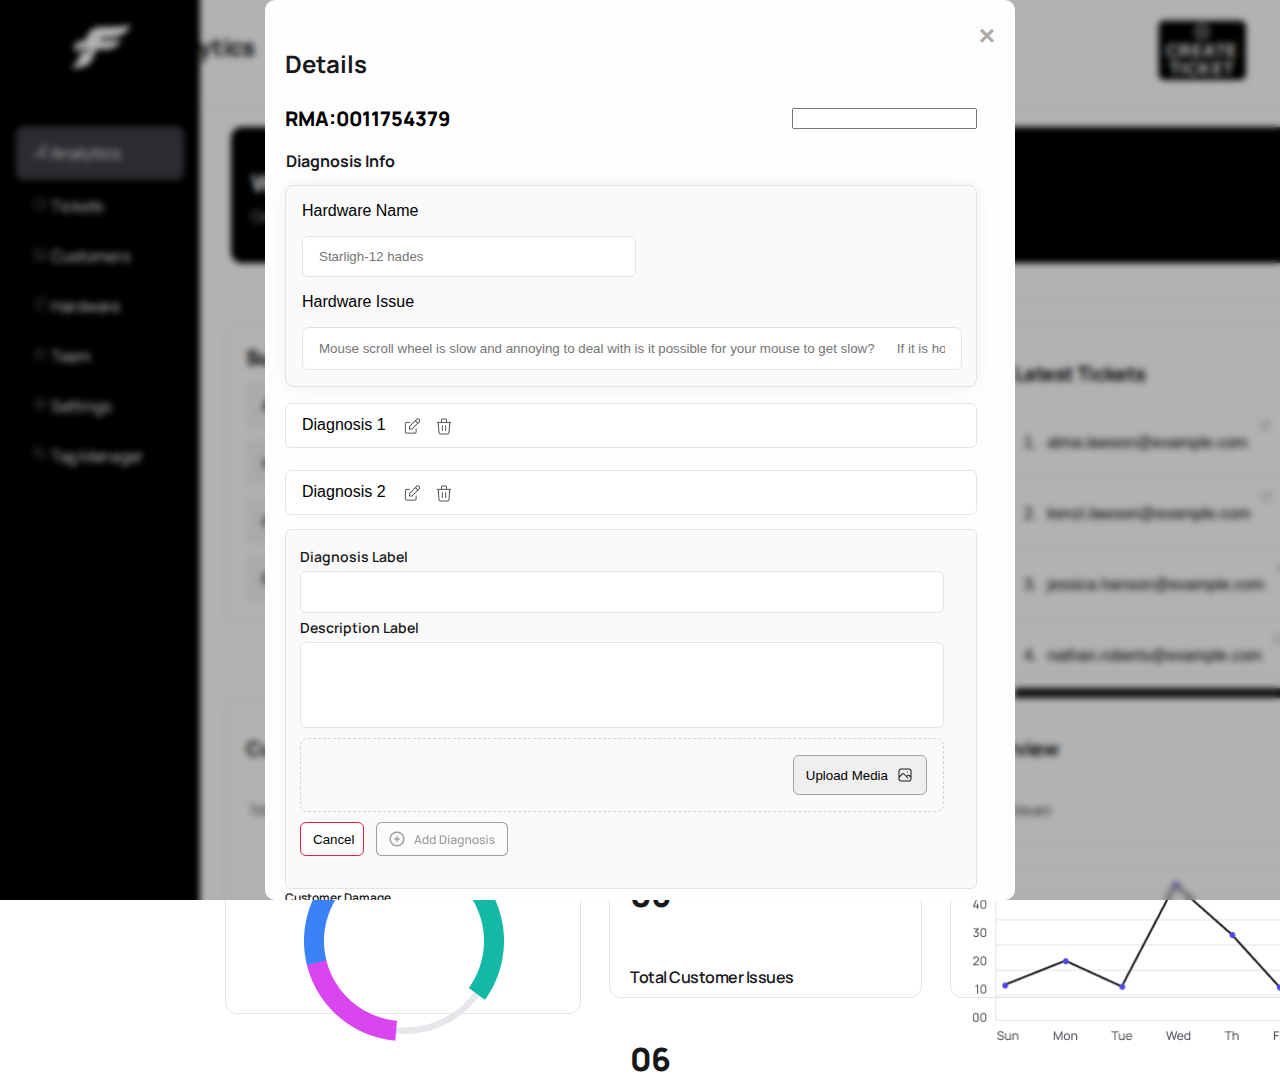
<file: detailsmodal2.html>
<html>
  <head>
    <link rel="preconnect" href="https://fonts.googleapis.com" />
    <link rel="preconnect" href="https://fonts.gstatic.com" crossorigin />
    <link
      href="https://fonts.googleapis.com/css2?family=IBM+Plex+Sans:ital,wght@0,400;0,500;0,600;0,700;1,400;1,500;1,600;1,700&family=Manrope:wght@400;500;600;700;800&family=Space+Mono:ital,wght@0,400;0,700;1,400&display=swap"
      rel="stylesheet"
    />
    <href="https://fonts.googleapis.com/css2?family=Manrope:wght@400;500;600;700;800&family=Space+Mono:ital,wght@0,400;0,700;1,400&display=swap"
    rel="stylesheet"
  />
    <title> </title>
    <link rel="stylesheet" href="detailsmodal2.css" />

    
  </head>
  <body>
    <div class="container">
      <!-- sidebar -->
      <div class="sidebar">
        <div class="sidebarinerdiv">
     
        <div class="logo"><img src="pictures/finalmouslogo.png" alt="logo" /></div>
        <a class="active" href="#home">
            <svg width="16" height="16" viewBox="0 0 16 16" fill="none" xmlns="http://www.w3.org/2000/svg">
                <g clip-path="url(#clip0_201_365)">
                <path d="M8.59699 6H7.40366C6.99681 6 6.66699 6.32982 6.66699 6.73667V13.2633C6.66699 13.6702 6.99681 14 7.40366 14H8.59699C9.00384 14 9.33366 13.6702 9.33366 13.2633V6.73667C9.33366 6.32982 9.00384 6 8.59699 6Z" stroke="white" stroke-width="0.75" stroke-linecap="round" stroke-linejoin="round"/>
                <path d="M13.263 2H12.0697C11.6628 2 11.333 2.32982 11.333 2.73667V13.2633C11.333 13.6702 11.6628 14 12.0697 14H13.263C13.6699 14 13.9997 13.6702 13.9997 13.2633V2.73667C13.9997 2.32982 13.6699 2 13.263 2Z" stroke="white" stroke-width="0.75" stroke-linecap="round" stroke-linejoin="round"/>
                <path d="M3.33333 13.9997C4.06971 13.9997 4.66667 13.4027 4.66667 12.6663C4.66667 11.93 4.06971 11.333 3.33333 11.333C2.59695 11.333 2 11.93 2 12.6663C2 13.4027 2.59695 13.9997 3.33333 13.9997Z" stroke="white" stroke-width="0.75" stroke-linecap="round" stroke-linejoin="round"/>
                </g>
                <defs>
                <clipPath id="clip0_201_365">
                <rect width="16" height="16" fill="white"/>
                </clipPath>
                </defs>
                </svg>         
            
            
            
            Analytics</a>




        <a class="ticketsidebar"  href=""> 
            
            <svg width="16" height="16" viewBox="0 0 16 16" fill="none" xmlns="http://www.w3.org/2000/svg">
                <g clip-path="url(#clip0_201_373)">
                <path d="M10 3.33301V4.66634" stroke="#A1A1AA" stroke-width="0.75" stroke-linecap="round" stroke-linejoin="round"/>
                <path d="M10 7.33301V8.66634" stroke="#A1A1AA" stroke-width="0.75" stroke-linecap="round" stroke-linejoin="round"/>
                <path d="M10 11.333V12.6663" stroke="#A1A1AA" stroke-width="0.75" stroke-linecap="round" stroke-linejoin="round"/>
                <path d="M3.33333 3.33301H12.6667C13.0203 3.33301 13.3594 3.47348 13.6095 3.72353C13.8595 3.97358 14 4.31272 14 4.66634V6.66634C13.6464 6.66634 13.3072 6.80682 13.0572 7.05687C12.8071 7.30691 12.6667 7.64605 12.6667 7.99967C12.6667 8.3533 12.8071 8.69243 13.0572 8.94248C13.3072 9.19253 13.6464 9.33301 14 9.33301V11.333C14 11.6866 13.8595 12.0258 13.6095 12.2758C13.3594 12.5259 13.0203 12.6663 12.6667 12.6663H3.33333C2.97971 12.6663 2.64057 12.5259 2.39052 12.2758C2.14048 12.0258 2 11.6866 2 11.333V9.33301C2.35362 9.33301 2.69276 9.19253 2.94281 8.94248C3.19286 8.69243 3.33333 8.3533 3.33333 7.99967C3.33333 7.64605 3.19286 7.30691 2.94281 7.05687C2.69276 6.80682 2.35362 6.66634 2 6.66634V4.66634C2 4.31272 2.14048 3.97358 2.39052 3.72353C2.64057 3.47348 2.97971 3.33301 3.33333 3.33301" stroke="#A1A1AA" stroke-width="0.75" stroke-linecap="round" stroke-linejoin="round"/>
                </g>
                <defs>
                <clipPath id="clip0_201_373">
                <rect width="16" height="16" fill="white"/>
                </clipPath>
                </defs>
                </svg>
                

            Tickets</a>
        <a class="customersidebar" href="">
            <svg width="16" height="16" viewBox="0 0 16 16" fill="none" xmlns="http://www.w3.org/2000/svg">
                <g clip-path="url(#clip0_201_382)">
                <path d="M4.66634 4.66667C5.40272 4.66667 5.99967 4.06971 5.99967 3.33333C5.99967 2.59695 5.40272 2 4.66634 2C3.92996 2 3.33301 2.59695 3.33301 3.33333C3.33301 4.06971 3.92996 4.66667 4.66634 4.66667Z" stroke="#A1A1AA" stroke-width="0.75" stroke-linecap="round" stroke-linejoin="round"/>
                <path d="M3.33366 14.6663V11.333L2.66699 10.6663V7.99967C2.66699 7.82286 2.73723 7.65329 2.86225 7.52827C2.98728 7.40325 3.15685 7.33301 3.33366 7.33301H6.00033C6.17714 7.33301 6.34671 7.40325 6.47173 7.52827C6.59675 7.65329 6.66699 7.82286 6.66699 7.99967V10.6663L6.00033 11.333V14.6663" stroke="#A1A1AA" stroke-width="0.75" stroke-linecap="round" stroke-linejoin="round"/>
                <path d="M11.3333 4.66667C12.0697 4.66667 12.6667 4.06971 12.6667 3.33333C12.6667 2.59695 12.0697 2 11.3333 2C10.597 2 10 2.59695 10 3.33333C10 4.06971 10.597 4.66667 11.3333 4.66667Z" stroke="#A1A1AA" stroke-width="0.75" stroke-linecap="round" stroke-linejoin="round"/>
                <path d="M10.0003 14.6663V11.9997H8.66699L10.0003 7.99967C10.0003 7.82286 10.0706 7.65329 10.1956 7.52827C10.3206 7.40325 10.4902 7.33301 10.667 7.33301H12.0003C12.1771 7.33301 12.3467 7.40325 12.4717 7.52827C12.5968 7.65329 12.667 7.82286 12.667 7.99967L14.0003 11.9997H12.667V14.6663" stroke="#A1A1AA" stroke-width="0.75" stroke-linecap="round" stroke-linejoin="round"/>
                </g>
                <defs>
                <clipPath id="clip0_201_382">
                <rect width="16" height="16" fill="white"/>
                </clipPath>
                </defs>
                </svg>
                
            Customers</a>
        <a class="hardwaresidebar" href="">
            <svg width="16" height="16" viewBox="0 0 16 16" fill="none" xmlns="http://www.w3.org/2000/svg">
                <g clip-path="url(#clip0_201_391)">
                <path d="M9.33333 2H6.66667C5.19391 2 4 3.19391 4 4.66667V11.3333C4 12.8061 5.19391 14 6.66667 14H9.33333C10.8061 14 12 12.8061 12 11.3333V4.66667C12 3.19391 10.8061 2 9.33333 2Z" stroke="#A1A1AA" stroke-width="0.75" stroke-linecap="round" stroke-linejoin="round"/>
                <path d="M8 4.66699V7.33366" stroke="#A1A1AA" stroke-width="0.75" stroke-linecap="round" stroke-linejoin="round"/>
                </g>
                <defs>
                <clipPath id="clip0_201_391">
                <rect width="16" height="16" fill="white"/>
                </clipPath>
                </defs>
                </svg>
                
            Hardware</a>
        <a class="teamsidebar" href="">
            <svg width="16" height="16" viewBox="0 0 16 16" fill="none" xmlns="http://www.w3.org/2000/svg">
                <g clip-path="url(#clip0_201_398)">
                <path d="M5.99967 7.33333C7.47243 7.33333 8.66634 6.13943 8.66634 4.66667C8.66634 3.19391 7.47243 2 5.99967 2C4.52692 2 3.33301 3.19391 3.33301 4.66667C3.33301 6.13943 4.52692 7.33333 5.99967 7.33333Z" stroke="#A1A1AA" stroke-width="0.75" stroke-linecap="round" stroke-linejoin="round"/>
                <path d="M2 14V12.6667C2 11.9594 2.28095 11.2811 2.78105 10.781C3.28115 10.281 3.95942 10 4.66667 10H7.33333C8.04058 10 8.71885 10.281 9.21895 10.781C9.71905 11.2811 10 11.9594 10 12.6667V14" stroke="#A1A1AA" stroke-width="0.75" stroke-linecap="round" stroke-linejoin="round"/>
                <path d="M10.667 2.08691C11.2406 2.23378 11.749 2.56738 12.1121 3.03512C12.4752 3.50286 12.6722 4.07813 12.6722 4.67025C12.6722 5.26236 12.4752 5.83763 12.1121 6.30537C11.749 6.77311 11.2406 7.10671 10.667 7.25358" stroke="#A1A1AA" stroke-width="0.75" stroke-linecap="round" stroke-linejoin="round"/>
                <path d="M14 13.9996V12.6663C13.9966 12.0777 13.7986 11.5068 13.4368 11.0425C13.0751 10.5783 12.5699 10.2467 12 10.0996" stroke="#A1A1AA" stroke-width="0.75" stroke-linecap="round" stroke-linejoin="round"/>
                </g>
                <defs>
                <clipPath id="clip0_201_398">
                <rect width="16" height="16" fill="white"/>
                </clipPath>
                </defs>
                </svg>
                

            Team</a>
        <a class="settingsidebar" href="">
            <svg width="16" height="16" viewBox="0 0 16 16" fill="none" xmlns="http://www.w3.org/2000/svg">
                <g clip-path="url(#clip0_201_407)">
                <path d="M6.88333 2.878C7.16733 1.70733 8.83267 1.70733 9.11667 2.878C9.15928 3.05387 9.24281 3.21719 9.36047 3.35467C9.47813 3.49215 9.62659 3.5999 9.79377 3.66916C9.96094 3.73843 10.1421 3.76723 10.3225 3.75325C10.5029 3.73926 10.6775 3.68287 10.832 3.58867C11.8607 2.962 13.0387 4.13933 12.412 5.16867C12.3179 5.3231 12.2616 5.49756 12.2477 5.67785C12.2337 5.85814 12.2625 6.03918 12.3317 6.20625C12.4009 6.37333 12.5085 6.52172 12.6458 6.63937C12.7831 6.75702 12.9463 6.8406 13.122 6.88333C14.2927 7.16733 14.2927 8.83267 13.122 9.11667C12.9461 9.15928 12.7828 9.24281 12.6453 9.36047C12.5079 9.47813 12.4001 9.62659 12.3308 9.79377C12.2616 9.96094 12.2328 10.1421 12.2468 10.3225C12.2607 10.5029 12.3171 10.6775 12.4113 10.832C13.038 11.8607 11.8607 13.0387 10.8313 12.412C10.6769 12.3179 10.5024 12.2616 10.3222 12.2477C10.1419 12.2337 9.96082 12.2625 9.79375 12.3317C9.62667 12.4009 9.47828 12.5085 9.36063 12.6458C9.24298 12.7831 9.1594 12.9463 9.11667 13.122C8.83267 14.2927 7.16733 14.2927 6.88333 13.122C6.84072 12.9461 6.75719 12.7828 6.63953 12.6453C6.52187 12.5079 6.37341 12.4001 6.20623 12.3308C6.03906 12.2616 5.85789 12.2328 5.67748 12.2468C5.49706 12.2607 5.3225 12.3171 5.168 12.4113C4.13933 13.038 2.96133 11.8607 3.588 10.8313C3.68207 10.6769 3.73837 10.5024 3.75232 10.3222C3.76628 10.1419 3.7375 9.96082 3.66831 9.79375C3.59913 9.62667 3.49151 9.47828 3.35418 9.36063C3.21686 9.24298 3.05371 9.1594 2.878 9.11667C1.70733 8.83267 1.70733 7.16733 2.878 6.88333C3.05387 6.84072 3.21719 6.75719 3.35467 6.63953C3.49215 6.52187 3.5999 6.37341 3.66916 6.20623C3.73843 6.03906 3.76723 5.85789 3.75325 5.67748C3.73926 5.49706 3.68287 5.3225 3.58867 5.168C2.962 4.13933 4.13933 2.96133 5.16867 3.588C5.83533 3.99333 6.69933 3.63467 6.88333 2.878Z" stroke="#A1A1AA" stroke-width="0.75" stroke-linecap="round" stroke-linejoin="round"/>
                <path d="M8 10C9.10457 10 10 9.10457 10 8C10 6.89543 9.10457 6 8 6C6.89543 6 6 6.89543 6 8C6 9.10457 6.89543 10 8 10Z" stroke="#A1A1AA" stroke-width="0.75" stroke-linecap="round" stroke-linejoin="round"/>
                </g>
                <defs>
                <clipPath id="clip0_201_407">
                <rect width="16" height="16" fill="white"/>
                </clipPath>
                </defs>
                </svg>
                

            Settings</a>
        <a class="tagsidebar" href="">
            <svg width="16" height="16" viewBox="0 0 16 16" fill="none" xmlns="http://www.w3.org/2000/svg">
                <g clip-path="url(#clip0_201_414)">
                <path d="M5.66667 6.33333C6.03486 6.33333 6.33333 6.03486 6.33333 5.66667C6.33333 5.29848 6.03486 5 5.66667 5C5.29848 5 5 5.29848 5 5.66667C5 6.03486 5.29848 6.33333 5.66667 6.33333Z" fill="#A1A1AA" stroke="#A1A1AA" stroke-linecap="round" stroke-linejoin="round"/>
                <path d="M2.66699 4.66699V7.23966C2.66699 7.59766 2.80899 7.94099 3.06233 8.19433L8.47299 13.605C8.59835 13.7304 8.74719 13.8298 8.91099 13.8977C9.07479 13.9655 9.25036 14.0005 9.42766 14.0005C9.60496 14.0005 9.78053 13.9655 9.94433 13.8977C10.1081 13.8298 10.257 13.7304 10.3823 13.605L13.605 10.3823C13.7304 10.257 13.8298 10.1081 13.8977 9.94433C13.9655 9.78053 14.0005 9.60496 14.0005 9.42766C14.0005 9.25036 13.9655 9.07479 13.8977 8.91099C13.8298 8.74719 13.7304 8.59835 13.605 8.47299L8.19366 3.06233C7.94062 2.80932 7.59749 2.66713 7.23966 2.66699H4.66699C4.13656 2.66699 3.62785 2.87771 3.25278 3.25278C2.87771 3.62785 2.66699 4.13656 2.66699 4.66699V4.66699Z" stroke="#A1A1AA" stroke-linecap="round" stroke-linejoin="round"/>
                </g>
                <defs>
                <clipPath id="clip0_201_414">
                <rect width="16" height="16" fill="white"/>
                </clipPath>
                </defs>
                </svg>
                

            Tag Manager</a>
            <a  href=""  class="logout">
                <svg width="16" height="16" viewBox="0 0 16 16" fill="none" xmlns="http://www.w3.org/2000/svg">
                    <g clip-path="url(#clip0_201_422)">
                    <path d="M9.33333 5.33366V4.00033C9.33333 3.6467 9.19286 3.30756 8.94281 3.05752C8.69276 2.80747 8.35362 2.66699 8 2.66699H3.33333C2.97971 2.66699 2.64057 2.80747 2.39052 3.05752C2.14048 3.30756 2 3.6467 2 4.00033V12.0003C2 12.3539 2.14048 12.6931 2.39052 12.9431C2.64057 13.1932 2.97971 13.3337 3.33333 13.3337H8C8.35362 13.3337 8.69276 13.1932 8.94281 12.9431C9.19286 12.6931 9.33333 12.3539 9.33333 12.0003V10.667" stroke="white" stroke-linecap="round" stroke-linejoin="round"/>
                    <path d="M4.6665 8H13.9998L11.9998 6M11.9998 10L13.9998 8" stroke="white" stroke-linecap="round" stroke-linejoin="round"/>
                    </g>
                    <defs>
                    <clipPath id="clip0_201_422">
                    <rect width="16" height="16" fill="white"/>
                    </clipPath>
                    </defs>
                    </svg>                   

                Logout</a>
      </div> </div>
      <!--  -->
      <div class="bgwhite">
        <div class="">
      <div class="bar">
        <p class="head">Analytics</p>
        <button id="myBtn" class="w3btn">
            <svg width="18" height="18" viewBox="0 0 18 18" fill="none" xmlns="http://www.w3.org/2000/svg">
                <g clip-path="url(#clip0_201_1522)">
                <path d="M9 15.75C12.7279 15.75 15.75 12.7279 15.75 9C15.75 5.27208 12.7279 2.25 9 2.25C5.27208 2.25 2.25 5.27208 2.25 9C2.25 12.7279 5.27208 15.75 9 15.75Z" stroke="white" stroke-width="1.5" stroke-linecap="round" stroke-linejoin="round"/>
                <path d="M6.75 9H11.25" stroke="white" stroke-width="1.5" stroke-linecap="round" stroke-linejoin="round"/>
                <path d="M9 6.75V11.25" stroke="white" stroke-width="1.5" stroke-linecap="round" stroke-linejoin="round"/>
                </g>
                <defs>
                <clipPath id="clip0_201_1522">
                <rect width="18" height="18" fill="white"/>
                </clipPath>
                </defs>
                </svg>               
            
            Create Ticket</button><br></div>

 
            <div class="bgblack">
                <p class="welcome">Welcome Back</p>
                <p class="overview">Get an Overview of all the stats from this page</p>
            </div>

            <!-- tag stats heading -->
            <p class="ticketstat">Ticket Stats: <img src="pictures/Line 31.png" alt="">
            </p>
        <div class="ticketstatsmain"> 
            <div class="statdiv">
                <div class="summary">
               <div class="sum">Summary</div>
               <div class="AUA">
                <p class="aua-text">Awaiting Unit Arrival</p> 
            <p class="aua-num">06</p></div>
               <div class="iq">
                <p class="iq-txt">In-queue</p>
                <p class="iq-num">12</p>
               </div>
              <div class="ip">
               <p class="ip-txt">In-progress</p>
               <p class="ip-num">02</p>
              </div>
               <div class="res">
                <p class="res-txt">Resolved</p>
                <p class="res-num">24</p>
               </div>
                </div>
                <div class="overvieww">
                    <img  src="pictures/pic1.png" alt=""> 
                </div>
                <div class="latesttickets">
                    <p class="lattickets">Latest Tickets</p>
                    <div class="add1">
                        <p class="num1">1.</p>
                        <p class="mail1">alma.lawson@example.com</p>

                       <a class="frame1" href=""><svg width="14" height="14" viewBox="0 0 14 14" fill="none" xmlns="http://www.w3.org/2000/svg">
                        <g clip-path="url(#clip0_1_15504)">
                        <path d="M6.41683 4.08301H3.50016C3.19074 4.08301 2.894 4.20592 2.6752 4.42472C2.45641 4.64351 2.3335 4.94026 2.3335 5.24967V10.4997C2.3335 10.8091 2.45641 11.1058 2.6752 11.3246C2.894 11.5434 3.19074 11.6663 3.50016 11.6663H8.75016C9.05958 11.6663 9.35633 11.5434 9.57512 11.3246C9.79391 11.1058 9.91683 10.8091 9.91683 10.4997V7.58301" stroke="#A1A1AA" stroke-linecap="round" stroke-linejoin="round"/>
                        <path d="M5.8335 8.16634L11.6668 2.33301" stroke="#A1A1AA" stroke-linecap="round" stroke-linejoin="round"/>
                        <path d="M8.75 2.33301H11.6667V5.24967" stroke="#A1A1AA" stroke-linecap="round" stroke-linejoin="round"/>
                        </g>
                        <defs>
                        <clipPath id="clip0_1_15504">
                        <rect width="14" height="14" fill="white"/>
                        </clipPath>
                        </defs>
                        </svg>
                        </a>



                    </div>
                    <div class="add2">
                        <p class="num2">2.</p>
                        <p class="mail2">kenzi.lawson@example.com</p>
                        <a class="frame2" href=""><svg width="14" height="14" viewBox="0 0 14 14" fill="none" xmlns="http://www.w3.org/2000/svg">
                            <g clip-path="url(#clip0_1_15504)">
                            <path d="M6.41683 4.08301H3.50016C3.19074 4.08301 2.894 4.20592 2.6752 4.42472C2.45641 4.64351 2.3335 4.94026 2.3335 5.24967V10.4997C2.3335 10.8091 2.45641 11.1058 2.6752 11.3246C2.894 11.5434 3.19074 11.6663 3.50016 11.6663H8.75016C9.05958 11.6663 9.35633 11.5434 9.57512 11.3246C9.79391 11.1058 9.91683 10.8091 9.91683 10.4997V7.58301" stroke="#A1A1AA" stroke-linecap="round" stroke-linejoin="round"/>
                            <path d="M5.8335 8.16634L11.6668 2.33301" stroke="#A1A1AA" stroke-linecap="round" stroke-linejoin="round"/>
                            <path d="M8.75 2.33301H11.6667V5.24967" stroke="#A1A1AA" stroke-linecap="round" stroke-linejoin="round"/>
                            </g>
                            <defs>
                            <clipPath id="clip0_1_15504">
                            <rect width="14" height="14" fill="white"/>
                            </clipPath>
                            </defs>
                            </svg>
                            </a>
                    </div>
                    <div class="add3">
                        <p class="num3">3.</p>
                        <p class="mail3">jessica.hanson@example.com</p>
                        <a class="frame3" href=""><svg width="14" height="14" viewBox="0 0 14 14" fill="none" xmlns="http://www.w3.org/2000/svg">
                            <g clip-path="url(#clip0_1_15504)">
                            <path d="M6.41683 4.08301H3.50016C3.19074 4.08301 2.894 4.20592 2.6752 4.42472C2.45641 4.64351 2.3335 4.94026 2.3335 5.24967V10.4997C2.3335 10.8091 2.45641 11.1058 2.6752 11.3246C2.894 11.5434 3.19074 11.6663 3.50016 11.6663H8.75016C9.05958 11.6663 9.35633 11.5434 9.57512 11.3246C9.79391 11.1058 9.91683 10.8091 9.91683 10.4997V7.58301" stroke="#A1A1AA" stroke-linecap="round" stroke-linejoin="round"/>
                            <path d="M5.8335 8.16634L11.6668 2.33301" stroke="#A1A1AA" stroke-linecap="round" stroke-linejoin="round"/>
                            <path d="M8.75 2.33301H11.6667V5.24967" stroke="#A1A1AA" stroke-linecap="round" stroke-linejoin="round"/>
                            </g>
                            <defs>
                            <clipPath id="clip0_1_15504">
                            <rect width="14" height="14" fill="white"/>
                            </clipPath>
                            </defs>
                            </svg>
                            </a>
                    </div>
                    <div class="add4">
                        <p class="num4">4.</p>
                        <p class="mail4">nathan.roberts@example.com</p>
                        <a class="frame4" href=""><svg width="14" height="14" viewBox="0 0 14 14" fill="none" xmlns="http://www.w3.org/2000/svg">
                            <g clip-path="url(#clip0_1_15504)">
                            <path d="M6.41683 4.08301H3.50016C3.19074 4.08301 2.894 4.20592 2.6752 4.42472C2.45641 4.64351 2.3335 4.94026 2.3335 5.24967V10.4997C2.3335 10.8091 2.45641 11.1058 2.6752 11.3246C2.894 11.5434 3.19074 11.6663 3.50016 11.6663H8.75016C9.05958 11.6663 9.35633 11.5434 9.57512 11.3246C9.79391 11.1058 9.91683 10.8091 9.91683 10.4997V7.58301" stroke="#A1A1AA" stroke-linecap="round" stroke-linejoin="round"/>
                            <path d="M5.8335 8.16634L11.6668 2.33301" stroke="#A1A1AA" stroke-linecap="round" stroke-linejoin="round"/>
                            <path d="M8.75 2.33301H11.6667V5.24967" stroke="#A1A1AA" stroke-linecap="round" stroke-linejoin="round"/>
                            </g>
                            <defs>
                            <clipPath id="clip0_1_15504">
                            <rect width="14" height="14" fill="white"/>
                            </clipPath>
                            </defs>
                            </svg>
                            </a>
                    </div>
                    <div class="viewallbtn">
                        <p>View All</p>
                    </div>


                </div>
                                 
            <!-- latest tickets in ticketstat --></div>
        </div>  
        <div>
            <p class="tagstattxt">Tag Stats: <img src="pictures/Line 31.png" alt="">
            </p>
            <div class="tagstatsmain">
                <div class="customerissues">
                    <p class="custissuestxt">Customer Issues</p>
                    <p class="totalissuestxt">Total issues:6</p>
                     <img class="custissues" src="pictures/framtotaltickets.png" alt="">
                </div>            
                <div class="overviewdiv2">
                    <p class="ovrviewtxt">Overview</p>
                    <p class="totaltagstxt">Total Tags</p>
                    <p class="totaltagnum6">06</p>
                    <p class="totalcusttxt">Total Customer Issues</p>
                    <p class="totalcustnum06">06</p>
                </div>
                <div class="overviewgraphdiv">
                    <p class="ovrviewtxt3">Overview</p>
                    <p class="totalissues6txt">Total Issues</p>
                     <img class="graphpic" src="pictures/Group 811714.png" alt="">
                </div>
            
            </div>

        </div>        
    </div>
        </div>
    </div>
      </div>
<div class="backgroundblur"></div>
          <!-- The Modal -->

   <div id="myModal" class="modal">
 
    <!-- Modal content -->
    <div class="modal-content">
      <span class="close">&times;</span>
      <p class="createtickethead">Details</p>
      <div class="rmastatus">
      <p class="rmatxt">RMA:0011754379</p> 
      <input list="browsers" name="myBrowser" /></label>
<!-- <datalist id="browsers">
  <option value="Chrome">
  <option value="Firefox">
  <option value="Internet Explorer">
  <option value="Opera">
  <option value="Safari">
  <option value="Microsoft Edge">
</datalist> -->
      </div>   
      <p class="digtxt">Diagnosis Info</p> 
           
      <div class="hardwarenameNissue">
     <label for="">Hardware Name</label>
     <input type="text" id="hardwaretxtbox" placeholder="Starligh-12 hades">
     <label for="">Hardware Issue</label>
     <input id="hardwaretxtboxissue"  type="text" placeholder="Mouse scroll wheel is slow and annoying to deal with is it possible for your mouse to get slow? 
     If it is how do you clean the inside of your mouse I can't find the screws to get inside of it.">
      </div>
      <div class="diagnosis1N2">
        <div>
          <p id="diagnosis1">Diagnosis 1 <img src="pictures/diagnosis.png" alt=""></p>
        </div>
        <div>
            <p id="diagnosis2">Diagnosis 2 <img src="pictures/diagnosis.png" alt=""></p>
        </div>
      </div>
     
      <!-- Diagnosis label and Description -->
      <div class="diagnosislbldes">
      <div class="diagnosisdesciner">
        <div class="labelntxtboxs">
             <label for="" class="diagnosislbl">Diagnosis Label</label>
      <input id="diagtxtbox" type="text"  >
      <label for="" class="diagnosislbl">Description Label</label>
      <input id="desctxtbox" type="text">
        </div>

        <div class="uploadmedia">
        <img id="empty" src="pictures/empty.png" alt="">
        <button class="buttonuploadmedia">
           
            Upload Media <img src="pictures/uploadpicbtn.png" alt=""></button>       
        </div>
        <div class="buttonscanadd">
             <div class="cancelandadd">
            <div class="cancel">
      <button id="cancel">Cancel</button>
            </div>
            <div class="add">                
          <img src="pictures/adddiagnosis.png" alt=""></div>
          </div>
        </div>
       
      </div>
      </div>       
   <!--  -->
   <div class="radiobuttons">
     <label for="" id="custdamage">Customer Damage</label>
     <div class="radiobtn1"> 
         <p class="yesnotxt">Yes</p>
        <input type="radio" id="yes">
        <p class="yesnotxt">No</p>
        <input type="radio" id="no">
   </div>
   <label for="" id="custdamage">repair/replaced</label>
     <div class="radiobtn2"> 
         <p class="yesnotxt">Yes</p>
        <input type="radio" id="yes">
        <p class="yesnotxt">No</p>
        <input type="radio" id="no">
   </div>  
   </div>
   <div class="costrepairdiv">
    <label id="costlbl" for="">Cost of repair</label>
    <img id="costboxpic" src="pictures/Frame 813088.png" alt="">
   </div>
      <div class="button">
        <button id="updateticketbtn">Update Ticket</button>
      </div>     
    </div>
  </div>  
  
  <script>
  // Get the modal
  var modal = document.getElementById("myModal");
  
  // Get the button that opens the modal
  var btn = document.getElementById("myBtn");
  
  // Get the <span> element that closes the modal
  var span = document.getElementsByClassName("close")[0];
  
  // When the user clicks the button, open the modal 
  btn.onclick = function() {
    modal.style.display = "block";
  }
  
  // When the user clicks on <span> (x), close the modal
  span.onclick = function() {
    modal.style.display = "none";
  }
  
  // When the user clicks anywhere outside of the modal, close it
  window.onclick = function(event) {
    if (event.target == modal) {
      modal.style.display = "none";
    }
  }
  </script>
    </div>
  </body>
</html>
</file>
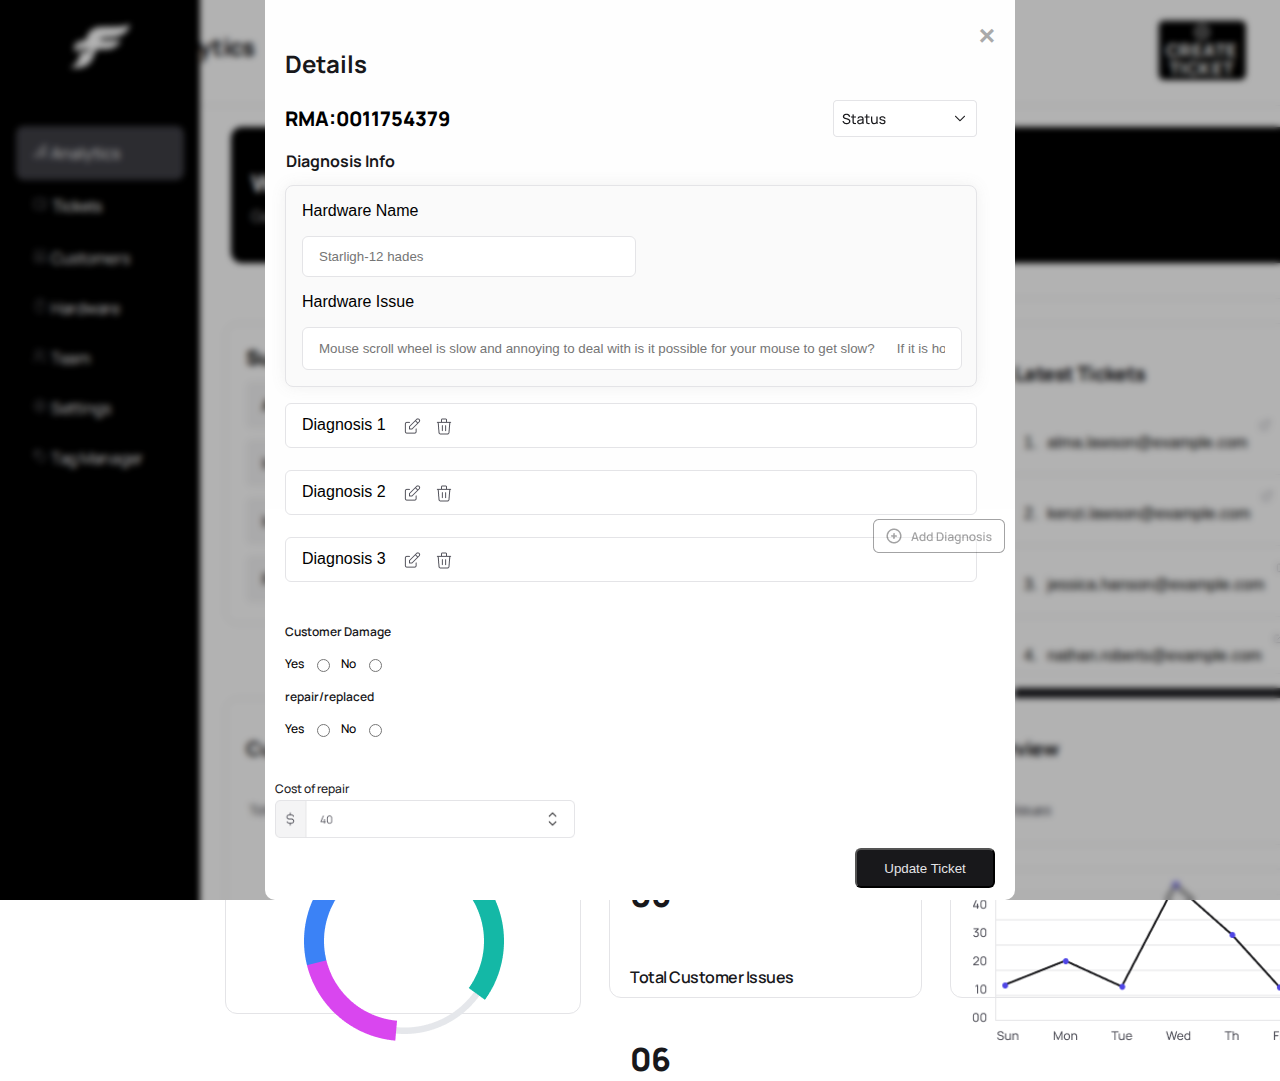
<file: diagnosisadded.html>
<html>
  <head>
    <link rel="preconnect" href="https://fonts.googleapis.com" />
    <link rel="preconnect" href="https://fonts.gstatic.com" crossorigin />
    <link
      href="https://fonts.googleapis.com/css2?family=IBM+Plex+Sans:ital,wght@0,400;0,500;0,600;0,700;1,400;1,500;1,600;1,700&family=Manrope:wght@400;500;600;700;800&family=Space+Mono:ital,wght@0,400;0,700;1,400&display=swap"
      rel="stylesheet"
    />
    <href="https://fonts.googleapis.com/css2?family=Manrope:wght@400;500;600;700;800&family=Space+Mono:ital,wght@0,400;0,700;1,400&display=swap"
    rel="stylesheet"
  />
    <title> </title>
    <link rel="stylesheet" href="diagnosisadded.css" />

    
  </head>
  <body>
    <div class="container">
      <!-- sidebar -->
      <div class="sidebar">
        <div class="sidebarinerdiv">
     
        <div class="logo"><img src="pictures/finalmouslogo.png" alt="logo" /></div>
        <a class="active" href="#home">
            <svg width="16" height="16" viewBox="0 0 16 16" fill="none" xmlns="http://www.w3.org/2000/svg">
                <g clip-path="url(#clip0_201_365)">
                <path d="M8.59699 6H7.40366C6.99681 6 6.66699 6.32982 6.66699 6.73667V13.2633C6.66699 13.6702 6.99681 14 7.40366 14H8.59699C9.00384 14 9.33366 13.6702 9.33366 13.2633V6.73667C9.33366 6.32982 9.00384 6 8.59699 6Z" stroke="white" stroke-width="0.75" stroke-linecap="round" stroke-linejoin="round"/>
                <path d="M13.263 2H12.0697C11.6628 2 11.333 2.32982 11.333 2.73667V13.2633C11.333 13.6702 11.6628 14 12.0697 14H13.263C13.6699 14 13.9997 13.6702 13.9997 13.2633V2.73667C13.9997 2.32982 13.6699 2 13.263 2Z" stroke="white" stroke-width="0.75" stroke-linecap="round" stroke-linejoin="round"/>
                <path d="M3.33333 13.9997C4.06971 13.9997 4.66667 13.4027 4.66667 12.6663C4.66667 11.93 4.06971 11.333 3.33333 11.333C2.59695 11.333 2 11.93 2 12.6663C2 13.4027 2.59695 13.9997 3.33333 13.9997Z" stroke="white" stroke-width="0.75" stroke-linecap="round" stroke-linejoin="round"/>
                </g>
                <defs>
                <clipPath id="clip0_201_365">
                <rect width="16" height="16" fill="white"/>
                </clipPath>
                </defs>
                </svg>         
            
            
            
            Analytics</a>




        <a class="ticketsidebar"  href=""> 
            
            <svg width="16" height="16" viewBox="0 0 16 16" fill="none" xmlns="http://www.w3.org/2000/svg">
                <g clip-path="url(#clip0_201_373)">
                <path d="M10 3.33301V4.66634" stroke="#A1A1AA" stroke-width="0.75" stroke-linecap="round" stroke-linejoin="round"/>
                <path d="M10 7.33301V8.66634" stroke="#A1A1AA" stroke-width="0.75" stroke-linecap="round" stroke-linejoin="round"/>
                <path d="M10 11.333V12.6663" stroke="#A1A1AA" stroke-width="0.75" stroke-linecap="round" stroke-linejoin="round"/>
                <path d="M3.33333 3.33301H12.6667C13.0203 3.33301 13.3594 3.47348 13.6095 3.72353C13.8595 3.97358 14 4.31272 14 4.66634V6.66634C13.6464 6.66634 13.3072 6.80682 13.0572 7.05687C12.8071 7.30691 12.6667 7.64605 12.6667 7.99967C12.6667 8.3533 12.8071 8.69243 13.0572 8.94248C13.3072 9.19253 13.6464 9.33301 14 9.33301V11.333C14 11.6866 13.8595 12.0258 13.6095 12.2758C13.3594 12.5259 13.0203 12.6663 12.6667 12.6663H3.33333C2.97971 12.6663 2.64057 12.5259 2.39052 12.2758C2.14048 12.0258 2 11.6866 2 11.333V9.33301C2.35362 9.33301 2.69276 9.19253 2.94281 8.94248C3.19286 8.69243 3.33333 8.3533 3.33333 7.99967C3.33333 7.64605 3.19286 7.30691 2.94281 7.05687C2.69276 6.80682 2.35362 6.66634 2 6.66634V4.66634C2 4.31272 2.14048 3.97358 2.39052 3.72353C2.64057 3.47348 2.97971 3.33301 3.33333 3.33301" stroke="#A1A1AA" stroke-width="0.75" stroke-linecap="round" stroke-linejoin="round"/>
                </g>
                <defs>
                <clipPath id="clip0_201_373">
                <rect width="16" height="16" fill="white"/>
                </clipPath>
                </defs>
                </svg>
                

            Tickets</a>
        <a class="customersidebar" href="">
            <svg width="16" height="16" viewBox="0 0 16 16" fill="none" xmlns="http://www.w3.org/2000/svg">
                <g clip-path="url(#clip0_201_382)">
                <path d="M4.66634 4.66667C5.40272 4.66667 5.99967 4.06971 5.99967 3.33333C5.99967 2.59695 5.40272 2 4.66634 2C3.92996 2 3.33301 2.59695 3.33301 3.33333C3.33301 4.06971 3.92996 4.66667 4.66634 4.66667Z" stroke="#A1A1AA" stroke-width="0.75" stroke-linecap="round" stroke-linejoin="round"/>
                <path d="M3.33366 14.6663V11.333L2.66699 10.6663V7.99967C2.66699 7.82286 2.73723 7.65329 2.86225 7.52827C2.98728 7.40325 3.15685 7.33301 3.33366 7.33301H6.00033C6.17714 7.33301 6.34671 7.40325 6.47173 7.52827C6.59675 7.65329 6.66699 7.82286 6.66699 7.99967V10.6663L6.00033 11.333V14.6663" stroke="#A1A1AA" stroke-width="0.75" stroke-linecap="round" stroke-linejoin="round"/>
                <path d="M11.3333 4.66667C12.0697 4.66667 12.6667 4.06971 12.6667 3.33333C12.6667 2.59695 12.0697 2 11.3333 2C10.597 2 10 2.59695 10 3.33333C10 4.06971 10.597 4.66667 11.3333 4.66667Z" stroke="#A1A1AA" stroke-width="0.75" stroke-linecap="round" stroke-linejoin="round"/>
                <path d="M10.0003 14.6663V11.9997H8.66699L10.0003 7.99967C10.0003 7.82286 10.0706 7.65329 10.1956 7.52827C10.3206 7.40325 10.4902 7.33301 10.667 7.33301H12.0003C12.1771 7.33301 12.3467 7.40325 12.4717 7.52827C12.5968 7.65329 12.667 7.82286 12.667 7.99967L14.0003 11.9997H12.667V14.6663" stroke="#A1A1AA" stroke-width="0.75" stroke-linecap="round" stroke-linejoin="round"/>
                </g>
                <defs>
                <clipPath id="clip0_201_382">
                <rect width="16" height="16" fill="white"/>
                </clipPath>
                </defs>
                </svg>
                
            Customers</a>
        <a class="hardwaresidebar" href="">
            <svg width="16" height="16" viewBox="0 0 16 16" fill="none" xmlns="http://www.w3.org/2000/svg">
                <g clip-path="url(#clip0_201_391)">
                <path d="M9.33333 2H6.66667C5.19391 2 4 3.19391 4 4.66667V11.3333C4 12.8061 5.19391 14 6.66667 14H9.33333C10.8061 14 12 12.8061 12 11.3333V4.66667C12 3.19391 10.8061 2 9.33333 2Z" stroke="#A1A1AA" stroke-width="0.75" stroke-linecap="round" stroke-linejoin="round"/>
                <path d="M8 4.66699V7.33366" stroke="#A1A1AA" stroke-width="0.75" stroke-linecap="round" stroke-linejoin="round"/>
                </g>
                <defs>
                <clipPath id="clip0_201_391">
                <rect width="16" height="16" fill="white"/>
                </clipPath>
                </defs>
                </svg>
                
            Hardware</a>
        <a class="teamsidebar" href="">
            <svg width="16" height="16" viewBox="0 0 16 16" fill="none" xmlns="http://www.w3.org/2000/svg">
                <g clip-path="url(#clip0_201_398)">
                <path d="M5.99967 7.33333C7.47243 7.33333 8.66634 6.13943 8.66634 4.66667C8.66634 3.19391 7.47243 2 5.99967 2C4.52692 2 3.33301 3.19391 3.33301 4.66667C3.33301 6.13943 4.52692 7.33333 5.99967 7.33333Z" stroke="#A1A1AA" stroke-width="0.75" stroke-linecap="round" stroke-linejoin="round"/>
                <path d="M2 14V12.6667C2 11.9594 2.28095 11.2811 2.78105 10.781C3.28115 10.281 3.95942 10 4.66667 10H7.33333C8.04058 10 8.71885 10.281 9.21895 10.781C9.71905 11.2811 10 11.9594 10 12.6667V14" stroke="#A1A1AA" stroke-width="0.75" stroke-linecap="round" stroke-linejoin="round"/>
                <path d="M10.667 2.08691C11.2406 2.23378 11.749 2.56738 12.1121 3.03512C12.4752 3.50286 12.6722 4.07813 12.6722 4.67025C12.6722 5.26236 12.4752 5.83763 12.1121 6.30537C11.749 6.77311 11.2406 7.10671 10.667 7.25358" stroke="#A1A1AA" stroke-width="0.75" stroke-linecap="round" stroke-linejoin="round"/>
                <path d="M14 13.9996V12.6663C13.9966 12.0777 13.7986 11.5068 13.4368 11.0425C13.0751 10.5783 12.5699 10.2467 12 10.0996" stroke="#A1A1AA" stroke-width="0.75" stroke-linecap="round" stroke-linejoin="round"/>
                </g>
                <defs>
                <clipPath id="clip0_201_398">
                <rect width="16" height="16" fill="white"/>
                </clipPath>
                </defs>
                </svg>
                

            Team</a>
        <a class="settingsidebar" href="">
            <svg width="16" height="16" viewBox="0 0 16 16" fill="none" xmlns="http://www.w3.org/2000/svg">
                <g clip-path="url(#clip0_201_407)">
                <path d="M6.88333 2.878C7.16733 1.70733 8.83267 1.70733 9.11667 2.878C9.15928 3.05387 9.24281 3.21719 9.36047 3.35467C9.47813 3.49215 9.62659 3.5999 9.79377 3.66916C9.96094 3.73843 10.1421 3.76723 10.3225 3.75325C10.5029 3.73926 10.6775 3.68287 10.832 3.58867C11.8607 2.962 13.0387 4.13933 12.412 5.16867C12.3179 5.3231 12.2616 5.49756 12.2477 5.67785C12.2337 5.85814 12.2625 6.03918 12.3317 6.20625C12.4009 6.37333 12.5085 6.52172 12.6458 6.63937C12.7831 6.75702 12.9463 6.8406 13.122 6.88333C14.2927 7.16733 14.2927 8.83267 13.122 9.11667C12.9461 9.15928 12.7828 9.24281 12.6453 9.36047C12.5079 9.47813 12.4001 9.62659 12.3308 9.79377C12.2616 9.96094 12.2328 10.1421 12.2468 10.3225C12.2607 10.5029 12.3171 10.6775 12.4113 10.832C13.038 11.8607 11.8607 13.0387 10.8313 12.412C10.6769 12.3179 10.5024 12.2616 10.3222 12.2477C10.1419 12.2337 9.96082 12.2625 9.79375 12.3317C9.62667 12.4009 9.47828 12.5085 9.36063 12.6458C9.24298 12.7831 9.1594 12.9463 9.11667 13.122C8.83267 14.2927 7.16733 14.2927 6.88333 13.122C6.84072 12.9461 6.75719 12.7828 6.63953 12.6453C6.52187 12.5079 6.37341 12.4001 6.20623 12.3308C6.03906 12.2616 5.85789 12.2328 5.67748 12.2468C5.49706 12.2607 5.3225 12.3171 5.168 12.4113C4.13933 13.038 2.96133 11.8607 3.588 10.8313C3.68207 10.6769 3.73837 10.5024 3.75232 10.3222C3.76628 10.1419 3.7375 9.96082 3.66831 9.79375C3.59913 9.62667 3.49151 9.47828 3.35418 9.36063C3.21686 9.24298 3.05371 9.1594 2.878 9.11667C1.70733 8.83267 1.70733 7.16733 2.878 6.88333C3.05387 6.84072 3.21719 6.75719 3.35467 6.63953C3.49215 6.52187 3.5999 6.37341 3.66916 6.20623C3.73843 6.03906 3.76723 5.85789 3.75325 5.67748C3.73926 5.49706 3.68287 5.3225 3.58867 5.168C2.962 4.13933 4.13933 2.96133 5.16867 3.588C5.83533 3.99333 6.69933 3.63467 6.88333 2.878Z" stroke="#A1A1AA" stroke-width="0.75" stroke-linecap="round" stroke-linejoin="round"/>
                <path d="M8 10C9.10457 10 10 9.10457 10 8C10 6.89543 9.10457 6 8 6C6.89543 6 6 6.89543 6 8C6 9.10457 6.89543 10 8 10Z" stroke="#A1A1AA" stroke-width="0.75" stroke-linecap="round" stroke-linejoin="round"/>
                </g>
                <defs>
                <clipPath id="clip0_201_407">
                <rect width="16" height="16" fill="white"/>
                </clipPath>
                </defs>
                </svg>
                

            Settings</a>
        <a class="tagsidebar" href="">
            <svg width="16" height="16" viewBox="0 0 16 16" fill="none" xmlns="http://www.w3.org/2000/svg">
                <g clip-path="url(#clip0_201_414)">
                <path d="M5.66667 6.33333C6.03486 6.33333 6.33333 6.03486 6.33333 5.66667C6.33333 5.29848 6.03486 5 5.66667 5C5.29848 5 5 5.29848 5 5.66667C5 6.03486 5.29848 6.33333 5.66667 6.33333Z" fill="#A1A1AA" stroke="#A1A1AA" stroke-linecap="round" stroke-linejoin="round"/>
                <path d="M2.66699 4.66699V7.23966C2.66699 7.59766 2.80899 7.94099 3.06233 8.19433L8.47299 13.605C8.59835 13.7304 8.74719 13.8298 8.91099 13.8977C9.07479 13.9655 9.25036 14.0005 9.42766 14.0005C9.60496 14.0005 9.78053 13.9655 9.94433 13.8977C10.1081 13.8298 10.257 13.7304 10.3823 13.605L13.605 10.3823C13.7304 10.257 13.8298 10.1081 13.8977 9.94433C13.9655 9.78053 14.0005 9.60496 14.0005 9.42766C14.0005 9.25036 13.9655 9.07479 13.8977 8.91099C13.8298 8.74719 13.7304 8.59835 13.605 8.47299L8.19366 3.06233C7.94062 2.80932 7.59749 2.66713 7.23966 2.66699H4.66699C4.13656 2.66699 3.62785 2.87771 3.25278 3.25278C2.87771 3.62785 2.66699 4.13656 2.66699 4.66699V4.66699Z" stroke="#A1A1AA" stroke-linecap="round" stroke-linejoin="round"/>
                </g>
                <defs>
                <clipPath id="clip0_201_414">
                <rect width="16" height="16" fill="white"/>
                </clipPath>
                </defs>
                </svg>
                

            Tag Manager</a>
            <a  href=""  class="logout">
                <svg width="16" height="16" viewBox="0 0 16 16" fill="none" xmlns="http://www.w3.org/2000/svg">
                    <g clip-path="url(#clip0_201_422)">
                    <path d="M9.33333 5.33366V4.00033C9.33333 3.6467 9.19286 3.30756 8.94281 3.05752C8.69276 2.80747 8.35362 2.66699 8 2.66699H3.33333C2.97971 2.66699 2.64057 2.80747 2.39052 3.05752C2.14048 3.30756 2 3.6467 2 4.00033V12.0003C2 12.3539 2.14048 12.6931 2.39052 12.9431C2.64057 13.1932 2.97971 13.3337 3.33333 13.3337H8C8.35362 13.3337 8.69276 13.1932 8.94281 12.9431C9.19286 12.6931 9.33333 12.3539 9.33333 12.0003V10.667" stroke="white" stroke-linecap="round" stroke-linejoin="round"/>
                    <path d="M4.6665 8H13.9998L11.9998 6M11.9998 10L13.9998 8" stroke="white" stroke-linecap="round" stroke-linejoin="round"/>
                    </g>
                    <defs>
                    <clipPath id="clip0_201_422">
                    <rect width="16" height="16" fill="white"/>
                    </clipPath>
                    </defs>
                    </svg>                   

                Logout</a>
      </div> </div>
      <!--  -->
      <div class="bgwhite">
        <div class="">
      <div class="bar">
        <p class="head">Analytics</p>
        <button id="myBtn" class="w3btn">
            <svg width="18" height="18" viewBox="0 0 18 18" fill="none" xmlns="http://www.w3.org/2000/svg">
                <g clip-path="url(#clip0_201_1522)">
                <path d="M9 15.75C12.7279 15.75 15.75 12.7279 15.75 9C15.75 5.27208 12.7279 2.25 9 2.25C5.27208 2.25 2.25 5.27208 2.25 9C2.25 12.7279 5.27208 15.75 9 15.75Z" stroke="white" stroke-width="1.5" stroke-linecap="round" stroke-linejoin="round"/>
                <path d="M6.75 9H11.25" stroke="white" stroke-width="1.5" stroke-linecap="round" stroke-linejoin="round"/>
                <path d="M9 6.75V11.25" stroke="white" stroke-width="1.5" stroke-linecap="round" stroke-linejoin="round"/>
                </g>
                <defs>
                <clipPath id="clip0_201_1522">
                <rect width="18" height="18" fill="white"/>
                </clipPath>
                </defs>
                </svg>               
            
            Create Ticket</button><br></div>

 
            <div class="bgblack">
                <p class="welcome">Welcome Back</p>
                <p class="overview">Get an Overview of all the stats from this page</p>
            </div>

            <!-- tag stats heading -->
            <p class="ticketstat">Ticket Stats: <img src="pictures/Line 31.png" alt="">
            </p>
        <div class="ticketstatsmain"> 
            <div class="statdiv">
                <div class="summary">
               <div class="sum">Summary</div>
               <div class="AUA">
                <p class="aua-text">Awaiting Unit Arrival</p> 
            <p class="aua-num">06</p></div>
               <div class="iq">
                <p class="iq-txt">In-queue</p>
                <p class="iq-num">12</p>
               </div>
              <div class="ip">
               <p class="ip-txt">In-progress</p>
               <p class="ip-num">02</p>
              </div>
               <div class="res">
                <p class="res-txt">Resolved</p>
                <p class="res-num">24</p>
               </div>
                </div>
                <div class="overvieww">
                    <img  src="pictures/pic1.png" alt=""> 
                </div>
                <div class="latesttickets">
                    <p class="lattickets">Latest Tickets</p>
                    <div class="add1">
                        <p class="num1">1.</p>
                        <p class="mail1">alma.lawson@example.com</p>

                       <a class="frame1" href=""><svg width="14" height="14" viewBox="0 0 14 14" fill="none" xmlns="http://www.w3.org/2000/svg">
                        <g clip-path="url(#clip0_1_15504)">
                        <path d="M6.41683 4.08301H3.50016C3.19074 4.08301 2.894 4.20592 2.6752 4.42472C2.45641 4.64351 2.3335 4.94026 2.3335 5.24967V10.4997C2.3335 10.8091 2.45641 11.1058 2.6752 11.3246C2.894 11.5434 3.19074 11.6663 3.50016 11.6663H8.75016C9.05958 11.6663 9.35633 11.5434 9.57512 11.3246C9.79391 11.1058 9.91683 10.8091 9.91683 10.4997V7.58301" stroke="#A1A1AA" stroke-linecap="round" stroke-linejoin="round"/>
                        <path d="M5.8335 8.16634L11.6668 2.33301" stroke="#A1A1AA" stroke-linecap="round" stroke-linejoin="round"/>
                        <path d="M8.75 2.33301H11.6667V5.24967" stroke="#A1A1AA" stroke-linecap="round" stroke-linejoin="round"/>
                        </g>
                        <defs>
                        <clipPath id="clip0_1_15504">
                        <rect width="14" height="14" fill="white"/>
                        </clipPath>
                        </defs>
                        </svg>
                        </a>



                    </div>
                    <div class="add2">
                        <p class="num2">2.</p>
                        <p class="mail2">kenzi.lawson@example.com</p>
                        <a class="frame2" href=""><svg width="14" height="14" viewBox="0 0 14 14" fill="none" xmlns="http://www.w3.org/2000/svg">
                            <g clip-path="url(#clip0_1_15504)">
                            <path d="M6.41683 4.08301H3.50016C3.19074 4.08301 2.894 4.20592 2.6752 4.42472C2.45641 4.64351 2.3335 4.94026 2.3335 5.24967V10.4997C2.3335 10.8091 2.45641 11.1058 2.6752 11.3246C2.894 11.5434 3.19074 11.6663 3.50016 11.6663H8.75016C9.05958 11.6663 9.35633 11.5434 9.57512 11.3246C9.79391 11.1058 9.91683 10.8091 9.91683 10.4997V7.58301" stroke="#A1A1AA" stroke-linecap="round" stroke-linejoin="round"/>
                            <path d="M5.8335 8.16634L11.6668 2.33301" stroke="#A1A1AA" stroke-linecap="round" stroke-linejoin="round"/>
                            <path d="M8.75 2.33301H11.6667V5.24967" stroke="#A1A1AA" stroke-linecap="round" stroke-linejoin="round"/>
                            </g>
                            <defs>
                            <clipPath id="clip0_1_15504">
                            <rect width="14" height="14" fill="white"/>
                            </clipPath>
                            </defs>
                            </svg>
                            </a>
                    </div>
                    <div class="add3">
                        <p class="num3">3.</p>
                        <p class="mail3">jessica.hanson@example.com</p>
                        <a class="frame3" href=""><svg width="14" height="14" viewBox="0 0 14 14" fill="none" xmlns="http://www.w3.org/2000/svg">
                            <g clip-path="url(#clip0_1_15504)">
                            <path d="M6.41683 4.08301H3.50016C3.19074 4.08301 2.894 4.20592 2.6752 4.42472C2.45641 4.64351 2.3335 4.94026 2.3335 5.24967V10.4997C2.3335 10.8091 2.45641 11.1058 2.6752 11.3246C2.894 11.5434 3.19074 11.6663 3.50016 11.6663H8.75016C9.05958 11.6663 9.35633 11.5434 9.57512 11.3246C9.79391 11.1058 9.91683 10.8091 9.91683 10.4997V7.58301" stroke="#A1A1AA" stroke-linecap="round" stroke-linejoin="round"/>
                            <path d="M5.8335 8.16634L11.6668 2.33301" stroke="#A1A1AA" stroke-linecap="round" stroke-linejoin="round"/>
                            <path d="M8.75 2.33301H11.6667V5.24967" stroke="#A1A1AA" stroke-linecap="round" stroke-linejoin="round"/>
                            </g>
                            <defs>
                            <clipPath id="clip0_1_15504">
                            <rect width="14" height="14" fill="white"/>
                            </clipPath>
                            </defs>
                            </svg>
                            </a>
                    </div>
                    <div class="add4">
                        <p class="num4">4.</p>
                        <p class="mail4">nathan.roberts@example.com</p>
                        <a class="frame4" href=""><svg width="14" height="14" viewBox="0 0 14 14" fill="none" xmlns="http://www.w3.org/2000/svg">
                            <g clip-path="url(#clip0_1_15504)">
                            <path d="M6.41683 4.08301H3.50016C3.19074 4.08301 2.894 4.20592 2.6752 4.42472C2.45641 4.64351 2.3335 4.94026 2.3335 5.24967V10.4997C2.3335 10.8091 2.45641 11.1058 2.6752 11.3246C2.894 11.5434 3.19074 11.6663 3.50016 11.6663H8.75016C9.05958 11.6663 9.35633 11.5434 9.57512 11.3246C9.79391 11.1058 9.91683 10.8091 9.91683 10.4997V7.58301" stroke="#A1A1AA" stroke-linecap="round" stroke-linejoin="round"/>
                            <path d="M5.8335 8.16634L11.6668 2.33301" stroke="#A1A1AA" stroke-linecap="round" stroke-linejoin="round"/>
                            <path d="M8.75 2.33301H11.6667V5.24967" stroke="#A1A1AA" stroke-linecap="round" stroke-linejoin="round"/>
                            </g>
                            <defs>
                            <clipPath id="clip0_1_15504">
                            <rect width="14" height="14" fill="white"/>
                            </clipPath>
                            </defs>
                            </svg>
                            </a>
                    </div>
                    <div class="viewallbtn">
                        <p>View All</p>
                    </div>


                </div>
                                 
            <!-- latest tickets in ticketstat --></div>
        </div>  
        <div>
            <p class="tagstattxt">Tag Stats: <img src="pictures/Line 31.png" alt="">
            </p>
            <div class="tagstatsmain">
                <div class="customerissues">
                    <p class="custissuestxt">Customer Issues</p>
                    <p class="totalissuestxt">Total issues:6</p>
                     <img class="custissues" src="pictures/framtotaltickets.png" alt="">
                </div>            
                <div class="overviewdiv2">
                    <p class="ovrviewtxt">Overview</p>
                    <p class="totaltagstxt">Total Tags</p>
                    <p class="totaltagnum6">06</p>
                    <p class="totalcusttxt">Total Customer Issues</p>
                    <p class="totalcustnum06">06</p>
                </div>
                <div class="overviewgraphdiv">
                    <p class="ovrviewtxt3">Overview</p>
                    <p class="totalissues6txt">Total Issues</p>
                     <img class="graphpic" src="pictures/Group 811714.png" alt="">
                </div>
            
            </div>

        </div>        
    </div>
        </div>
    </div>
      </div>
<div class="backgroundblur"></div>
          <!-- The Modal -->

   <div id="myModal" class="modal">
 
    <!-- Modal content -->
    <div class="modal-content">
      <span class="close">&times;</span>
      <p class="createtickethead">Details</p>
      <div class="rmastatus">
      <p class="rmatxt">RMA:0011754379</p> 
      <img src="pictures/Status Dropdown.png" alt="">
      <!-- <input list="browsers" name="myBrowser" /></label> -->
<!-- <datalist id="browsers">
  <option value="Chrome">
  <option value="Firefox">
  <option value="Internet Explorer">
  <option value="Opera">
  <option value="Safari">
  <option value="Microsoft Edge">
</datalist> -->
      </div>   
      <p class="digtxt">Diagnosis Info</p> 
           
      <div class="hardwarenameNissue">
     <label for="">Hardware Name</label>
     <input type="text" id="hardwaretxtbox" placeholder="Starligh-12 hades">
     <label for="">Hardware Issue</label>
     <input id="hardwaretxtboxissue"  type="text" placeholder="Mouse scroll wheel is slow and annoying to deal with is it possible for your mouse to get slow? 
     If it is how do you clean the inside of your mouse I can't find the screws to get inside of it.">
      </div>
      <div class="diagnosis1N2">
        <div>
          <p id="diagnosis1">Diagnosis 1 <img src="pictures/diagnosis.png" alt=""></p>
        </div>
        <div>
            <p id="diagnosis2">Diagnosis 2 <img src="pictures/diagnosis.png" alt=""></p>
        </div>
        <p id="diagnosis3">Diagnosis 3 <img src="pictures/diagnosis.png" alt=""></p>
    </div>
    
      </div>
        <div class="adddiagnosisbtn">                
            <img id="picbtn" src="pictures/adddiagnosis.png" alt="">
        </div>
            <div class="radiobuttons">
                <label for="" id="custdamage">Customer Damage</label>
                <div class="radiobtn1"> 
                    <p class="yesnotxt">Yes</p>
                   <input type="radio" id="yes">
                   <p class="yesnotxt">No</p>
                   <input type="radio" id="no">
              </div>
              <label for="" id="custdamage">repair/replaced</label>
                <div class="radiobtn2"> 
                    <p class="yesnotxt">Yes</p>
                   <input type="radio" id="yes">
                   <p class="yesnotxt">No</p>
                   <input type="radio" id="no">
              </div>  
              </div>
              <div class="costrepairdiv">
                <label id="costlbl" for="">Cost of repair</label>
                <img id="costboxpic" src="pictures/Frame 813088.png" alt="">
               </div>
                  <div class="button">
                    <button id="updateticketbtn">Update Ticket</button>
                  </div> 
        </div>
    </div>
  </div>  
  
  <script>
  // Get the modal
  var modal = document.getElementById("myModal");
  
  // Get the button that opens the modal
  var btn = document.getElementById("myBtn");
  
  // Get the <span> element that closes the modal
  var span = document.getElementsByClassName("close")[0];
  
  // When the user clicks the button, open the modal 
  btn.onclick = function() {
    modal.style.display = "block";
  }
  
  // When the user clicks on <span> (x), close the modal
  span.onclick = function() {
    modal.style.display = "none";
  }
  
  // When the user clicks anywhere outside of the modal, close it
  window.onclick = function(event) {
    if (event.target == modal) {
      modal.style.display = "none";
    }
  }
  </script>
    </div>
  </body>
</html>
</file>
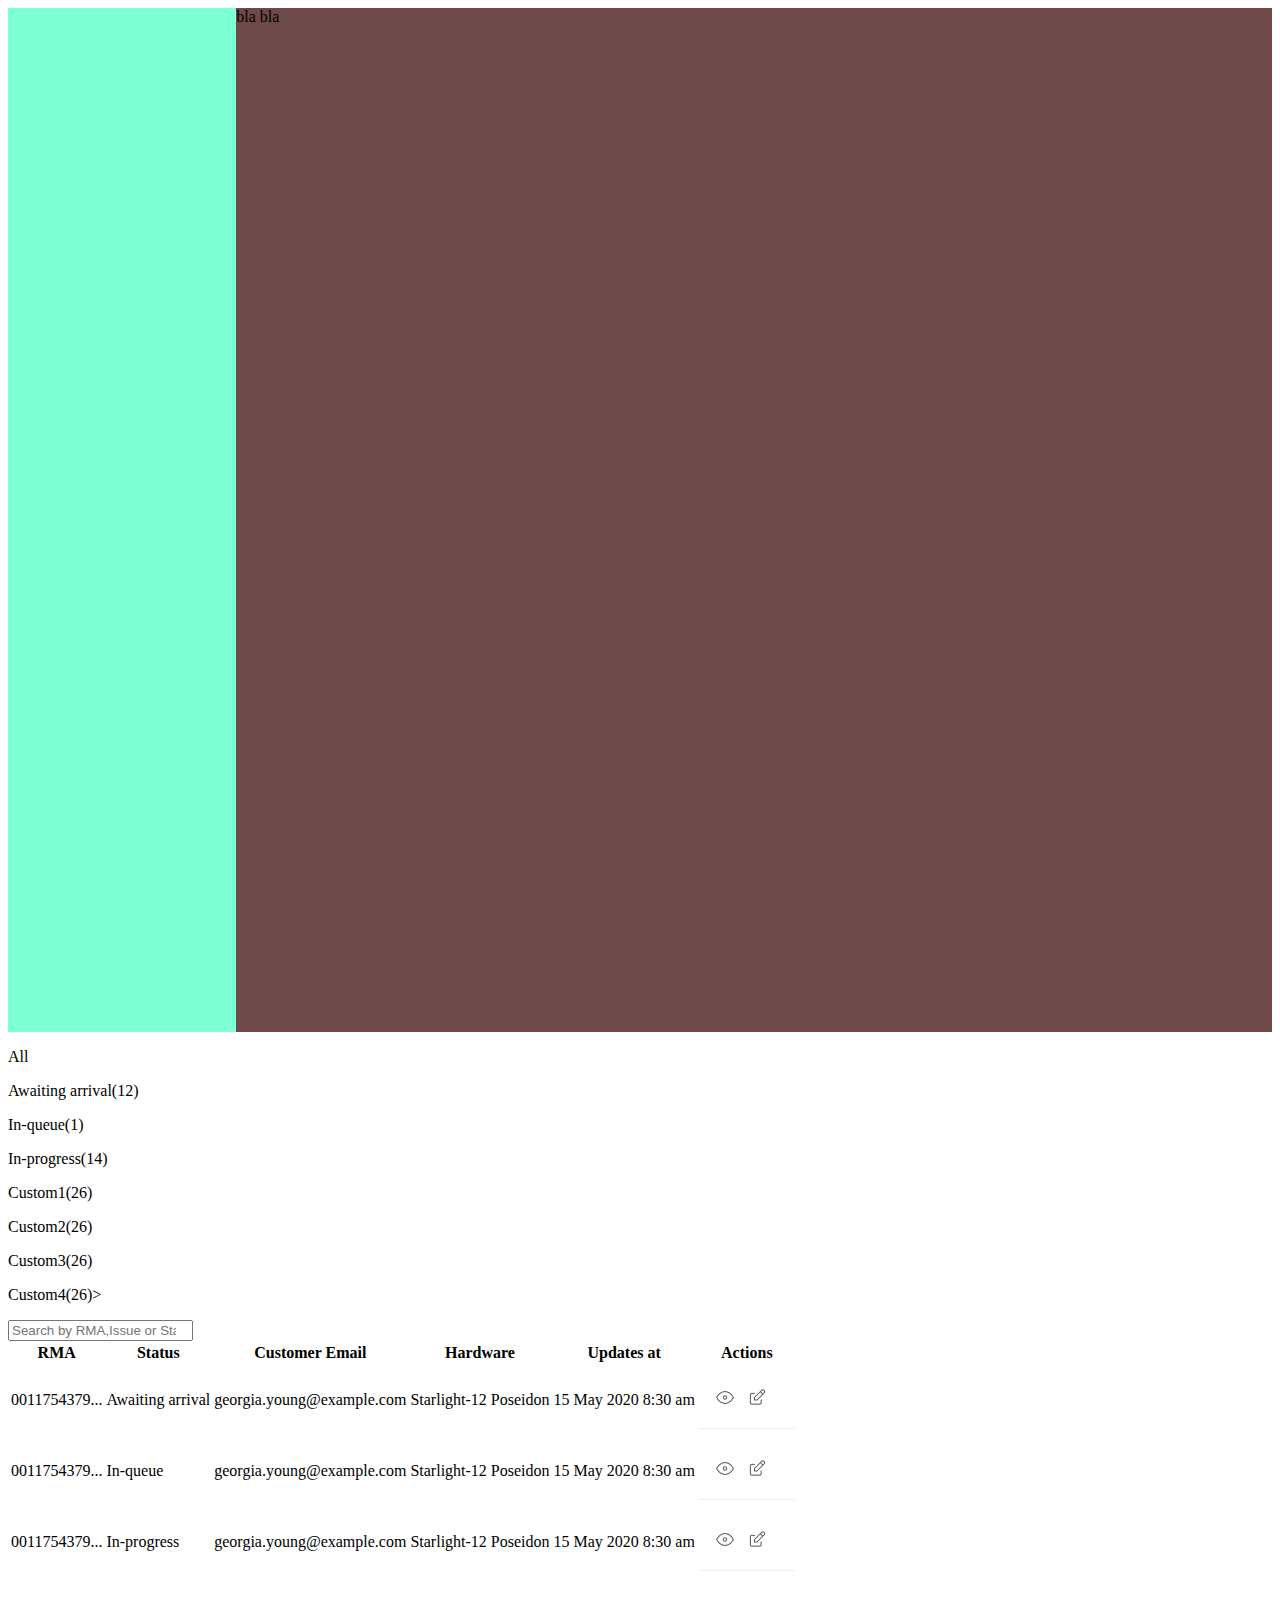
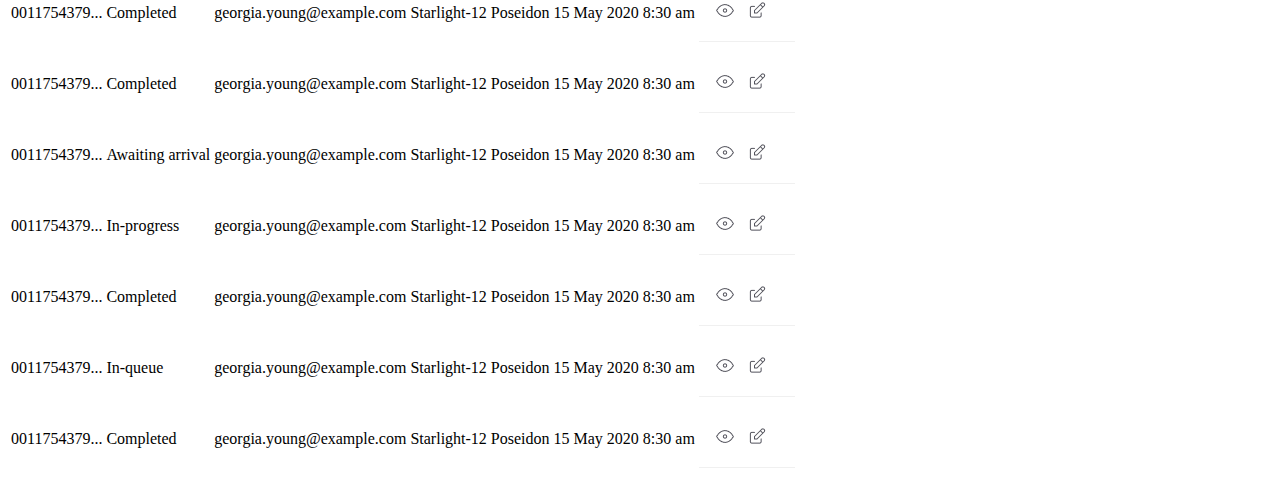
<file: divsExperi.html>
<!DOCTYPE html>
<html lang="en">
<head>
    <meta charset="UTF-8">
    <meta http-equiv="X-UA-Compatible" content="IE=edge">
    <meta name="viewport" content="width=device-width, initial-scale=1.0">
    <title>Divs</title>
    <style>
        .container{
            display: flex;
            flex-direction: row;
            max-width: 1440px;
            height: 1024px;
        }
        .div1{
            width: 260px;
            background-color: aquamarine;
            /* height: 1024vh; */
        }
        .div2{
            width: 1180px;
            background-color: rgb(109, 73, 73);
            /* height: 100vh; */
        }
    </style>
</head>
<body>
    <div class="container">
        <div class="div1"> </div>
        <div class="div2"> bla bla</div>

    </div>
</body>
</html>




<div class="stats">
    <!-- menu and search box -->
  <div class="menuandsearchbox">
   <div class="menuoptions">
     <p href="" id="all">All</p>
     <p href="">Awaiting arrival(12)</p>
     <p href="">In-queue(1)</p>
     <p href="">In-progress(14)</p>
     <p href="">Custom1(26)</p>
     <p href="">Custom2(26)</p>
     <p href="">Custom3(26)</p>
     <p href="">Custom4(26)></p>
   </div>
   <div class="searchbox">  <input type="search" class="search" placeholder="Search by RMA,Issue or Status">
 </div>
 
   
  </div>
  <!-- stats inertable maindiv -->
<div class="tablediv">
<table class="table">
    <tr class="headings">
        <th>RMA</th>
        <th>Status</th>
        <th>Customer Email</th>
        <th>Hardware</th>
        <th>Updates at</th>
        <th>Actions</th>
    </tr>
    <tr>
        <td>0011754379...</td>
        <td class="colors" id="awaiting">Awaiting arrival</td>
        <td>georgia.young@example.com</td>
        <td>Starlight-12 Poseidon</td>
        <td>15 May 2020 8:30 am</td>
        <td><img src="pictures/Row.png" alt=""></td>
    </tr>
    <tr>
        <td>0011754379...</td>
        <td class="colors" id="inqueue">In-queue</td>
        <td>georgia.young@example.com</td>
        <td>Starlight-12 Poseidon</td>
        <td>15 May 2020 8:30 am</td>
        <td><img src="pictures/Row.png" alt=""></td>

    </tr>
    <tr>
        <td>0011754379...</td>
        <td class="colors" id="inprogress">In-progress</td>
        <td>georgia.young@example.com</td>
        <td>Starlight-12 Poseidon</td>
        <td>15 May 2020 8:30 am</td>
        <td><img src="pictures/Row.png" alt=""></td>
    </tr>
    <tr>
        <td>0011754379...</td>
        <td class="colors" id="completed">Completed</td>
        <td>georgia.young@example.com</td>
        <td>Starlight-12 Poseidon</td>
        <td>15 May 2020 8:30 am</td>
        <td><img src="pictures/Row.png" alt=""></td>
    </tr>
    <tr>
        <td>0011754379...</td>
        <td class="colors" id="complet">Completed</td>
        <td>georgia.young@example.com</td>
        <td>Starlight-12 Poseidon</td>
        <td>15 May 2020 8:30 am</td>
        <td><img src="pictures/Row.png" alt=""></td>
    </tr>
    <tr>
        <td>0011754379...</td>
        <td class="colors" id="awaitingbg">Awaiting arrival</td>
        <td>georgia.young@example.com</td>
        <td>Starlight-12 Poseidon</td>
        <td>15 May 2020 8:30 am</td>
        <td><img src="pictures/Row.png" alt=""></td>
    </tr>
    <tr>
        <td>0011754379...</td>
        <td class="colors" id="progressbg">In-progress</td>
        <td>georgia.young@example.com</td>
        <td>Starlight-12 Poseidon</td>
        <td>15 May 2020 8:30 am</td>
        <td><img src="pictures/Row.png" alt=""></td>
    </tr>
    <tr>
        <td>0011754379...</td>
        <td class="colors" id="completebg">Completed</td>
        <td>georgia.young@example.com</td>
        <td>Starlight-12 Poseidon</td>
        <td>15 May 2020 8:30 am</td>
        <td><img src="pictures/Row.png" alt=""></td>
    </tr>
    <tr>
        <td>0011754379...</td>
        <td class="colors" id="iqbg">In-queue</td>
        <td>georgia.young@example.com</td>
        <td>Starlight-12 Poseidon</td>
        <td>15 May 2020 8:30 am</td>
        <td><img src="pictures/Row.png" alt=""></td>
    </tr>
    <tr>
        <td>0011754379...</td>
        <td class="colors" id="bgcompleted">Completed</td>
        <td>georgia.young@example.com</td>
        <td>Starlight-12 Poseidon</td>
        <td>15 May 2020 8:30 am</td>
        <td><img src="pictures/Row.png" alt=""></td>
    </tr>
</table>
</div>
 
</div>
</file>
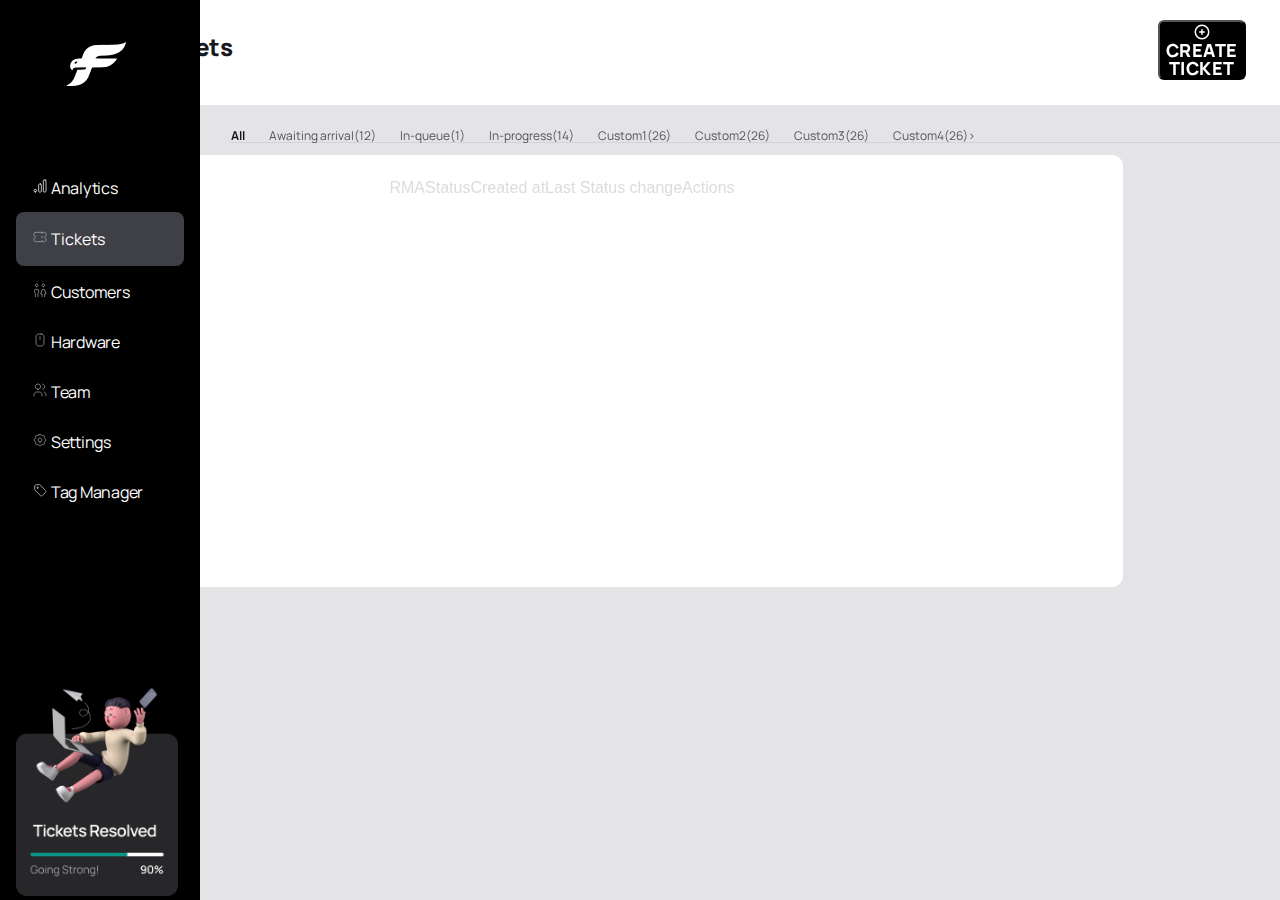
<file: ticketsgroup2.html>
<html>
  <head>
    <link rel="preconnect" href="https://fonts.googleapis.com" />
    <link rel="preconnect" href="https://fonts.gstatic.com" crossorigin />
    <link
      href="https://fonts.googleapis.com/css2?family=IBM+Plex+Sans:ital,wght@0,400;0,500;0,600;0,700;1,400;1,500;1,600;1,700&family=Manrope:wght@400;500;600;700;800&family=Space+Mono:ital,wght@0,400;0,700;1,400&display=swap"
      rel="stylesheet"
    />
    <href="https://fonts.googleapis.com/css2?family=Manrope:wght@400;500;600;700;800&family=Space+Mono:ital,wght@0,400;0,700;1,400&display=swap"
    rel="stylesheet"
  />
    <title> </title>
    <link rel="stylesheet" href="ticketsgroup2.css" />

    
  </head>
  <body>
    <div class="container">
      <!-- sidebar -->
      <div class="sidebar">
        <div class="sidebarinerdiv">
     
        <div class="logo"><img src="pictures/finalmouslogo.png" alt="logo" /></div>
        <a class="ticketsidebar" href="#home">
            <svg width="16" height="16" viewBox="0 0 16 16" fill="none" xmlns="http://www.w3.org/2000/svg">
                <g clip-path="url(#clip0_201_365)">
                <path d="M8.59699 6H7.40366C6.99681 6 6.66699 6.32982 6.66699 6.73667V13.2633C6.66699 13.6702 6.99681 14 7.40366 14H8.59699C9.00384 14 9.33366 13.6702 9.33366 13.2633V6.73667C9.33366 6.32982 9.00384 6 8.59699 6Z" stroke="white" stroke-width="0.75" stroke-linecap="round" stroke-linejoin="round"/>
                <path d="M13.263 2H12.0697C11.6628 2 11.333 2.32982 11.333 2.73667V13.2633C11.333 13.6702 11.6628 14 12.0697 14H13.263C13.6699 14 13.9997 13.6702 13.9997 13.2633V2.73667C13.9997 2.32982 13.6699 2 13.263 2Z" stroke="white" stroke-width="0.75" stroke-linecap="round" stroke-linejoin="round"/>
                <path d="M3.33333 13.9997C4.06971 13.9997 4.66667 13.4027 4.66667 12.6663C4.66667 11.93 4.06971 11.333 3.33333 11.333C2.59695 11.333 2 11.93 2 12.6663C2 13.4027 2.59695 13.9997 3.33333 13.9997Z" stroke="white" stroke-width="0.75" stroke-linecap="round" stroke-linejoin="round"/>
                </g>
                <defs>
                <clipPath id="clip0_201_365">
                <rect width="16" height="16" fill="white"/>
                </clipPath>
                </defs>
                </svg>         
            
            
            
            Analytics</a>




        <a class="active"  href=""> 
            
            <svg width="16" height="16" viewBox="0 0 16 16" fill="none" xmlns="http://www.w3.org/2000/svg">
                <g clip-path="url(#clip0_201_373)">
                <path d="M10 3.33301V4.66634" stroke="#A1A1AA" stroke-width="0.75" stroke-linecap="round" stroke-linejoin="round"/>
                <path d="M10 7.33301V8.66634" stroke="#A1A1AA" stroke-width="0.75" stroke-linecap="round" stroke-linejoin="round"/>
                <path d="M10 11.333V12.6663" stroke="#A1A1AA" stroke-width="0.75" stroke-linecap="round" stroke-linejoin="round"/>
                <path d="M3.33333 3.33301H12.6667C13.0203 3.33301 13.3594 3.47348 13.6095 3.72353C13.8595 3.97358 14 4.31272 14 4.66634V6.66634C13.6464 6.66634 13.3072 6.80682 13.0572 7.05687C12.8071 7.30691 12.6667 7.64605 12.6667 7.99967C12.6667 8.3533 12.8071 8.69243 13.0572 8.94248C13.3072 9.19253 13.6464 9.33301 14 9.33301V11.333C14 11.6866 13.8595 12.0258 13.6095 12.2758C13.3594 12.5259 13.0203 12.6663 12.6667 12.6663H3.33333C2.97971 12.6663 2.64057 12.5259 2.39052 12.2758C2.14048 12.0258 2 11.6866 2 11.333V9.33301C2.35362 9.33301 2.69276 9.19253 2.94281 8.94248C3.19286 8.69243 3.33333 8.3533 3.33333 7.99967C3.33333 7.64605 3.19286 7.30691 2.94281 7.05687C2.69276 6.80682 2.35362 6.66634 2 6.66634V4.66634C2 4.31272 2.14048 3.97358 2.39052 3.72353C2.64057 3.47348 2.97971 3.33301 3.33333 3.33301" stroke="#A1A1AA" stroke-width="0.75" stroke-linecap="round" stroke-linejoin="round"/>
                </g>
                <defs>
                <clipPath id="clip0_201_373">
                <rect width="16" height="16" fill="white"/>
                </clipPath>
                </defs>
                </svg>
                

            Tickets</a>
        <a class="customersidebar" href="">
            <svg width="16" height="16" viewBox="0 0 16 16" fill="none" xmlns="http://www.w3.org/2000/svg">
                <g clip-path="url(#clip0_201_382)">
                <path d="M4.66634 4.66667C5.40272 4.66667 5.99967 4.06971 5.99967 3.33333C5.99967 2.59695 5.40272 2 4.66634 2C3.92996 2 3.33301 2.59695 3.33301 3.33333C3.33301 4.06971 3.92996 4.66667 4.66634 4.66667Z" stroke="#A1A1AA" stroke-width="0.75" stroke-linecap="round" stroke-linejoin="round"/>
                <path d="M3.33366 14.6663V11.333L2.66699 10.6663V7.99967C2.66699 7.82286 2.73723 7.65329 2.86225 7.52827C2.98728 7.40325 3.15685 7.33301 3.33366 7.33301H6.00033C6.17714 7.33301 6.34671 7.40325 6.47173 7.52827C6.59675 7.65329 6.66699 7.82286 6.66699 7.99967V10.6663L6.00033 11.333V14.6663" stroke="#A1A1AA" stroke-width="0.75" stroke-linecap="round" stroke-linejoin="round"/>
                <path d="M11.3333 4.66667C12.0697 4.66667 12.6667 4.06971 12.6667 3.33333C12.6667 2.59695 12.0697 2 11.3333 2C10.597 2 10 2.59695 10 3.33333C10 4.06971 10.597 4.66667 11.3333 4.66667Z" stroke="#A1A1AA" stroke-width="0.75" stroke-linecap="round" stroke-linejoin="round"/>
                <path d="M10.0003 14.6663V11.9997H8.66699L10.0003 7.99967C10.0003 7.82286 10.0706 7.65329 10.1956 7.52827C10.3206 7.40325 10.4902 7.33301 10.667 7.33301H12.0003C12.1771 7.33301 12.3467 7.40325 12.4717 7.52827C12.5968 7.65329 12.667 7.82286 12.667 7.99967L14.0003 11.9997H12.667V14.6663" stroke="#A1A1AA" stroke-width="0.75" stroke-linecap="round" stroke-linejoin="round"/>
                </g>
                <defs>
                <clipPath id="clip0_201_382">
                <rect width="16" height="16" fill="white"/>
                </clipPath>
                </defs>
                </svg>
                
            Customers</a>
        <a class="hardwaresidebar" href="">
            <svg width="16" height="16" viewBox="0 0 16 16" fill="none" xmlns="http://www.w3.org/2000/svg">
                <g clip-path="url(#clip0_201_391)">
                <path d="M9.33333 2H6.66667C5.19391 2 4 3.19391 4 4.66667V11.3333C4 12.8061 5.19391 14 6.66667 14H9.33333C10.8061 14 12 12.8061 12 11.3333V4.66667C12 3.19391 10.8061 2 9.33333 2Z" stroke="#A1A1AA" stroke-width="0.75" stroke-linecap="round" stroke-linejoin="round"/>
                <path d="M8 4.66699V7.33366" stroke="#A1A1AA" stroke-width="0.75" stroke-linecap="round" stroke-linejoin="round"/>
                </g>
                <defs>
                <clipPath id="clip0_201_391">
                <rect width="16" height="16" fill="white"/>
                </clipPath>
                </defs>
                </svg>
                
            Hardware</a>
        <a class="teamsidebar" href="">
            <svg width="16" height="16" viewBox="0 0 16 16" fill="none" xmlns="http://www.w3.org/2000/svg">
                <g clip-path="url(#clip0_201_398)">
                <path d="M5.99967 7.33333C7.47243 7.33333 8.66634 6.13943 8.66634 4.66667C8.66634 3.19391 7.47243 2 5.99967 2C4.52692 2 3.33301 3.19391 3.33301 4.66667C3.33301 6.13943 4.52692 7.33333 5.99967 7.33333Z" stroke="#A1A1AA" stroke-width="0.75" stroke-linecap="round" stroke-linejoin="round"/>
                <path d="M2 14V12.6667C2 11.9594 2.28095 11.2811 2.78105 10.781C3.28115 10.281 3.95942 10 4.66667 10H7.33333C8.04058 10 8.71885 10.281 9.21895 10.781C9.71905 11.2811 10 11.9594 10 12.6667V14" stroke="#A1A1AA" stroke-width="0.75" stroke-linecap="round" stroke-linejoin="round"/>
                <path d="M10.667 2.08691C11.2406 2.23378 11.749 2.56738 12.1121 3.03512C12.4752 3.50286 12.6722 4.07813 12.6722 4.67025C12.6722 5.26236 12.4752 5.83763 12.1121 6.30537C11.749 6.77311 11.2406 7.10671 10.667 7.25358" stroke="#A1A1AA" stroke-width="0.75" stroke-linecap="round" stroke-linejoin="round"/>
                <path d="M14 13.9996V12.6663C13.9966 12.0777 13.7986 11.5068 13.4368 11.0425C13.0751 10.5783 12.5699 10.2467 12 10.0996" stroke="#A1A1AA" stroke-width="0.75" stroke-linecap="round" stroke-linejoin="round"/>
                </g>
                <defs>
                <clipPath id="clip0_201_398">
                <rect width="16" height="16" fill="white"/>
                </clipPath>
                </defs>
                </svg>
                

            Team</a>
        <a class="settingsidebar" href="">
            <svg width="16" height="16" viewBox="0 0 16 16" fill="none" xmlns="http://www.w3.org/2000/svg">
                <g clip-path="url(#clip0_201_407)">
                <path d="M6.88333 2.878C7.16733 1.70733 8.83267 1.70733 9.11667 2.878C9.15928 3.05387 9.24281 3.21719 9.36047 3.35467C9.47813 3.49215 9.62659 3.5999 9.79377 3.66916C9.96094 3.73843 10.1421 3.76723 10.3225 3.75325C10.5029 3.73926 10.6775 3.68287 10.832 3.58867C11.8607 2.962 13.0387 4.13933 12.412 5.16867C12.3179 5.3231 12.2616 5.49756 12.2477 5.67785C12.2337 5.85814 12.2625 6.03918 12.3317 6.20625C12.4009 6.37333 12.5085 6.52172 12.6458 6.63937C12.7831 6.75702 12.9463 6.8406 13.122 6.88333C14.2927 7.16733 14.2927 8.83267 13.122 9.11667C12.9461 9.15928 12.7828 9.24281 12.6453 9.36047C12.5079 9.47813 12.4001 9.62659 12.3308 9.79377C12.2616 9.96094 12.2328 10.1421 12.2468 10.3225C12.2607 10.5029 12.3171 10.6775 12.4113 10.832C13.038 11.8607 11.8607 13.0387 10.8313 12.412C10.6769 12.3179 10.5024 12.2616 10.3222 12.2477C10.1419 12.2337 9.96082 12.2625 9.79375 12.3317C9.62667 12.4009 9.47828 12.5085 9.36063 12.6458C9.24298 12.7831 9.1594 12.9463 9.11667 13.122C8.83267 14.2927 7.16733 14.2927 6.88333 13.122C6.84072 12.9461 6.75719 12.7828 6.63953 12.6453C6.52187 12.5079 6.37341 12.4001 6.20623 12.3308C6.03906 12.2616 5.85789 12.2328 5.67748 12.2468C5.49706 12.2607 5.3225 12.3171 5.168 12.4113C4.13933 13.038 2.96133 11.8607 3.588 10.8313C3.68207 10.6769 3.73837 10.5024 3.75232 10.3222C3.76628 10.1419 3.7375 9.96082 3.66831 9.79375C3.59913 9.62667 3.49151 9.47828 3.35418 9.36063C3.21686 9.24298 3.05371 9.1594 2.878 9.11667C1.70733 8.83267 1.70733 7.16733 2.878 6.88333C3.05387 6.84072 3.21719 6.75719 3.35467 6.63953C3.49215 6.52187 3.5999 6.37341 3.66916 6.20623C3.73843 6.03906 3.76723 5.85789 3.75325 5.67748C3.73926 5.49706 3.68287 5.3225 3.58867 5.168C2.962 4.13933 4.13933 2.96133 5.16867 3.588C5.83533 3.99333 6.69933 3.63467 6.88333 2.878Z" stroke="#A1A1AA" stroke-width="0.75" stroke-linecap="round" stroke-linejoin="round"/>
                <path d="M8 10C9.10457 10 10 9.10457 10 8C10 6.89543 9.10457 6 8 6C6.89543 6 6 6.89543 6 8C6 9.10457 6.89543 10 8 10Z" stroke="#A1A1AA" stroke-width="0.75" stroke-linecap="round" stroke-linejoin="round"/>
                </g>
                <defs>
                <clipPath id="clip0_201_407">
                <rect width="16" height="16" fill="white"/>
                </clipPath>
                </defs>
                </svg>
                

            Settings</a>
        <a class="tagsidebar" href="">
            <svg width="16" height="16" viewBox="0 0 16 16" fill="none" xmlns="http://www.w3.org/2000/svg">
                <g clip-path="url(#clip0_201_414)">
                <path d="M5.66667 6.33333C6.03486 6.33333 6.33333 6.03486 6.33333 5.66667C6.33333 5.29848 6.03486 5 5.66667 5C5.29848 5 5 5.29848 5 5.66667C5 6.03486 5.29848 6.33333 5.66667 6.33333Z" fill="#A1A1AA" stroke="#A1A1AA" stroke-linecap="round" stroke-linejoin="round"/>
                <path d="M2.66699 4.66699V7.23966C2.66699 7.59766 2.80899 7.94099 3.06233 8.19433L8.47299 13.605C8.59835 13.7304 8.74719 13.8298 8.91099 13.8977C9.07479 13.9655 9.25036 14.0005 9.42766 14.0005C9.60496 14.0005 9.78053 13.9655 9.94433 13.8977C10.1081 13.8298 10.257 13.7304 10.3823 13.605L13.605 10.3823C13.7304 10.257 13.8298 10.1081 13.8977 9.94433C13.9655 9.78053 14.0005 9.60496 14.0005 9.42766C14.0005 9.25036 13.9655 9.07479 13.8977 8.91099C13.8298 8.74719 13.7304 8.59835 13.605 8.47299L8.19366 3.06233C7.94062 2.80932 7.59749 2.66713 7.23966 2.66699H4.66699C4.13656 2.66699 3.62785 2.87771 3.25278 3.25278C2.87771 3.62785 2.66699 4.13656 2.66699 4.66699V4.66699Z" stroke="#A1A1AA" stroke-linecap="round" stroke-linejoin="round"/>
                </g>
                <defs>
                <clipPath id="clip0_201_414">
                <rect width="16" height="16" fill="white"/>
                </clipPath>
                </defs>
                </svg>
                

            Tag Manager</a>
            <img class="picticketsres" src="pictures/ticketsresolved.png" alt="">
            <a  href=""  class="logout">
                <svg width="16" height="16" viewBox="0 0 16 16" fill="none" xmlns="http://www.w3.org/2000/svg">
                    <g clip-path="url(#clip0_201_422)">
                    <path d="M9.33333 5.33366V4.00033C9.33333 3.6467 9.19286 3.30756 8.94281 3.05752C8.69276 2.80747 8.35362 2.66699 8 2.66699H3.33333C2.97971 2.66699 2.64057 2.80747 2.39052 3.05752C2.14048 3.30756 2 3.6467 2 4.00033V12.0003C2 12.3539 2.14048 12.6931 2.39052 12.9431C2.64057 13.1932 2.97971 13.3337 3.33333 13.3337H8C8.35362 13.3337 8.69276 13.1932 8.94281 12.9431C9.19286 12.6931 9.33333 12.3539 9.33333 12.0003V10.667" stroke="white" stroke-linecap="round" stroke-linejoin="round"/>
                    <path d="M4.6665 8H13.9998L11.9998 6M11.9998 10L13.9998 8" stroke="white" stroke-linecap="round" stroke-linejoin="round"/>
                    </g>
                    <defs>
                    <clipPath id="clip0_201_422">
                    <rect width="16" height="16" fill="white"/>
                    </clipPath>
                    </defs>
                    </svg>                   

                Logout</a>
      </div> </div>
      <!--  -->
      <div class="bgwhite">
        <div class="">
      <div class="bar">
        <p class="head">Tickets</p>
        <button id="myBtn" class="w3btn">
            <svg width="18" height="18" viewBox="0 0 18 18" fill="none" xmlns="http://www.w3.org/2000/svg">
                <g clip-path="url(#clip0_201_1522)">
                <path d="M9 15.75C12.7279 15.75 15.75 12.7279 15.75 9C15.75 5.27208 12.7279 2.25 9 2.25C5.27208 2.25 2.25 5.27208 2.25 9C2.25 12.7279 5.27208 15.75 9 15.75Z" stroke="white" stroke-width="1.5" stroke-linecap="round" stroke-linejoin="round"/>
                <path d="M6.75 9H11.25" stroke="white" stroke-width="1.5" stroke-linecap="round" stroke-linejoin="round"/>
                <path d="M9 6.75V11.25" stroke="white" stroke-width="1.5" stroke-linecap="round" stroke-linejoin="round"/>
                </g>
                <defs>
                <clipPath id="clip0_201_1522">
                <rect width="18" height="18" fill="white"/>
                </clipPath>
                </defs>
                </svg>               
            
            Create Ticket</button><br></div>
<!-- <div class="backgroundblur"></div> -->
 <!-- The Modal -->
 
 
 

            
         
              
    </div>
        </div>

     <!-- stats main div -->
 <div class="stats">
    <!-- menu and search box -->
  <div class="menuandsearchbox">
   <div class="menuoptions">
     <p href="" id="all">All</p>
     <p href="">Awaiting arrival(12)</p>
     <p href="">In-queue(1)</p>
     <p href="">In-progress(14)</p>
     <p href="">Custom1(26)</p>
     <p href="">Custom2(26)</p>
     <p href="">Custom3(26)</p>
     <p href="">Custom4(26)></p>
   </div>
   <div class="searchbox">  <input type="search" class="search" placeholder="Search by RMA,Issue or Status">
 </div>
 
   
  </div>
<div class="inerdiv">
    <div class="header">
    <p>RMA</p>
    <p>Status</p>
    <p>Created at</p>
    <p>Last Status change</p>
    <p>Actions</p>
    </div>
</div>
 </div>

    </div>
    
  </body>
</html>
</file>
<file: style.css>
.img {
  position: absolute;
  width: 720px;
  height: 1024px;
  left: 720px;
  top: 0px;
}
.form {
  float: left;
  font-family: "Manrope", sans-serif;
  font-family: "Space Mono", monospace;
  background-color: #ffffff;
  max-width: 400px;
  margin: auto;
}
.loginheading {
  font-family: "Manrope";
  font-style: normal;
  font-weight: 700;
  font-size: 32px;
  line-height: 100%;
  color: #18181b;
}
.container1 {
  display: flex;
  padding-left: 10px 20px 20px 10px;
}
.paragraph {
  font-family: "Manrope";
  font-style: normal;
  font-weight: 400;
  font-size: 12px;
  line-height: 100%;
  color: #52525b;
}
/*.picheading {
  font-family: "IBM Plex Sans";
  font-style: normal;
  font-weight: 700;
  font-size: 32px;
  line-height: 42px;
  text-align: center;
  color: #f8fafc;

  position: absolute;
  top: 50px;
  right: 200px;
  flex-direction: row;
}
.picpara {
  font-family: "IBM Plex Sans";
  font-style: normal;
  font-weight: 400;
  font-size: 16px;
  line-height: 100%;
  text-align: center;
  color: rgba(255, 255, 255, 0.7);
  margin-left: 40px;
  position: absolute;
  top: 80px;
}*/
.container {
  float: right;
}
/*.imgticket {
 float: right;
} */
#mail {
  width: 395px;
  height: 14px;
  font-family: "Manrope";
  font-style: normal;
  font-weight: 500;
  font-size: 14px;
  line-height: 100%;
  color: #27272a;
}
#psw {
  font-family: "Manrope";
  font-style: normal;
  font-weight: 500;
  font-size: 14px;
  line-height: 100%;
  color: #27272a;
}
#tmail {
  font-family: "Manrope";
  font-style: normal;
  font-weight: 400;
  font-size: 16px;
  line-height: 100%;
  border: 1px solid #e4e4e7;
  border-radius: 8px;
  flex: none;
  order: 1;
  flex-grow: 0;
  color: #a1a1aa;
  padding: 16px 24px;
}
#tpsw {
  font-family: "Manrope";
  font-style: normal;
  font-weight: 400;
  font-size: 16px;
  line-height: 100%;
  border: 1px solid #e4e4e7;
  border-radius: 8px;
  flex: none;
  order: 1;
  align-self: stretch;
  flex-grow: 0;
  padding: 16px 24px;

  color: #a1a1aa;
}
#login {
  display: flex;
  flex-direction: row;
  justify-content: center;
  align-items: center;
  padding: 10px 174px;
  gap: 8px;

  background: #18181b;
  border-radius: 8px;
  color: white;
  width: 42px;
  height: 24px;

  font-family: "Manrope";
  font-style: normal;
  font-weight: 600;
  font-size: 16px;
  line-height: 150%;
  color: #ffffff;
}
.txtcenter {
  text-align: center;
}
</file>
<file: analytics.css>
body {
  margin: 0;
  padding: 0;
}

.sidebar a {
  display: block;
  color: white;
  padding: 16px;
  text-decoration: none;
}
.sidebar {
  margin: 0;
  padding: 0;
  width: 200px;
  background-color: black;
  position: fixed;
  height: 100%;
  overflow: auto;
  height: 100vh;
}
.ticketsidebar {
  font-family: "Manrope";
  font-style: normal;
  font-weight: 400;
  font-size: 16px;
  line-height: 100%;
  /* identical to box height, or 16px */

  letter-spacing: -0.015em;

  /* Zinc 400 */

  color: #a1a1aa;
}

.customersidebar {
  font-family: "Manrope";
  font-style: normal;
  font-weight: 400;
  font-size: 16px;
  line-height: 100%;
  /* identical to box height, or 16px */

  letter-spacing: -0.015em;

  /* Zinc 400 */

  color: #a1a1aa;
}
.hardwaresidebar {
  font-family: "Manrope";
  font-style: normal;
  font-weight: 400;
  font-size: 16px;
  line-height: 100%;
  /* identical to box height, or 16px */

  letter-spacing: -0.015em;

  /* Zinc 400 */

  color: #a1a1aa;
}
.teamsidebar {
  font-family: "Manrope";
  font-style: normal;
  font-weight: 400;
  font-size: 16px;
  line-height: 100%;
  /* identical to box height, or 16px */

  letter-spacing: -0.015em;

  /* Zinc 400 */

  color: #a1a1aa;
}
.settingsidebar {
  font-family: "Manrope";
  font-style: normal;
  font-weight: 400;
  font-size: 16px;
  line-height: 100%;
  /* identical to box height, or 16px */

  letter-spacing: -0.015em;

  /* Zinc 400 */

  color: #a1a1aa;
}
.tagsidebar {
  font-family: "Manrope";
  font-style: normal;
  font-weight: 400;
  font-size: 16px;
  line-height: 100%;
  /* identical to box height, or 16px */

  letter-spacing: -0.015em;

  /* Zinc 400 */

  color: #a1a1aa;
}
.logout {
  margin-top: 420px;
  display: flex;
  flex-direction: row;
  align-items: center;
  padding: 0px;
  gap: 8px;
  margin-left: 40px;
  font-family: "Manrope";
  font-style: normal;
}
.container {
  padding: 0px;
}
.active {
  background: #3f3f46;
  border-radius: 8px;
  font-family: "Manrope";
  font-style: normal;
}
.bar {
  display: flex;
  background-color: white;
  justify-content: center;
  gap: 10px;
  border-bottom: 1px solid #e4e4e7;
  padding: 5px 24px;
}
.head {
  font-family: "Manrope";
  font-style: normal;
  font-weight: 800;
  font-size: 24px;
  letter-spacing: -0.03em;
  margin-top: 25px;
  margin-bottom: 20px;
  color: #18181b;
  width: 700px;
}
/* .btn {
  margin-left: 700px;
  /* margin-right: 25px; */
/* margin-top: 15px;
  margin-bottom: 20px;
  font-family: "Manrope";
  font-style: normal;
  font-weight: 800;
  font-size: 18px;
  line-height: 100%;
  letter-spacing: 0.03em;
  text-transform: uppercase;
  color: #ffffff;
  background-color: black;
  border-radius: 6px;
*/
.logo {
  display: flex;
  align-items: center;
  justify-content: center;
  flex-direction: column;
  margin-top: 24px;
  margin-bottom: 58px;
}
.sidebarinerdiv {
  padding-left: 16px;
  padding-right: 16px;
}
.ticketstatsmain {
  width: 100%;

  display: flex;
  flex-direction: row;
  align-items: flex-start;
  padding: 0px;
  gap: 28px;
  width: 1124px;
  height: 316px;
}
.bgblack {
  background-color: black;
  display: block;
  flex-direction: row;
  align-items: center;
  padding: 20px;
  gap: 10px;
  border: 1px solid #e4e4e7;
  border-radius: 12px;
  margin-top: 20px;
  margin-left: 105px;
  width: 100%;
  margin-right: 100px;
  /* width: 1530px;
  height: 80px; */
}
.welcome {
  color: white;
  font-family: "Manrope";
  font-style: normal;
  font-weight: 800;
  font-size: 24px;
  line-height: 100%;
  height: 10px;
}
.overview {
  color: white;
  font-family: "Manrope";
  font-style: normal;
  font-weight: 500;
  font-size: 16px;
  color: rgba(250, 250, 250, 0.6);
}

.ticketstat {
  font-family: "Manrope";
  font-style: normal;
  font-weight: 800;
  font-size: 24px;
  line-height: 100%;
  letter-spacing: -0.03em;
  color: #000000;
  margin-left: 288px;
  margin-top: 10px;
}
.tagstattxt {
  font-family: "Manrope";
  font-style: normal;
  font-weight: 800;
  font-size: 24px;
  line-height: 100%;
  letter-spacing: -0.03em;
  color: #000000;
  margin-left: 288px;
  margin-top: 10px;
}
.bgwhite {
  background-color: white;
  margin-left: 125px;
  /*max-width: 1124px;*/
}
.statdiv {
  display: flex;
  flex-direction: row;
  align-items: flex-start;
  padding: 0px;
  gap: 28px;
  width: 1124px;
  height: 316px;
}
.summary {
  box-sizing: border-box;
  display: flex;
  flex-direction: column;
  align-items: flex-start;
  padding: 20px;
  gap: 10px;
  background: #ffffff;
  border: 1px solid #e4e4e7;
  border-radius: 12px;
  margin-left: 100px;
  margin-bottom: 796px;
  max-width: 356px;
  /* height: 316px; */
}
.sum {
  font-family: "Manrope";
  font-style: normal;
  font-weight: 800;
  font-size: 20px;
  width: 100%;
}

.latesttickets {
  /* box-sizing: border-box;

  /* Auto layout */
  /* display: flex; */
  flex-direction: column;
  align-items: flex-start;
  padding: 20px;
  gap: 10px;

  max-width: 356px;
  /* height: 300px; */

  background: #ffffff;
  /* Zinc 200 */

  border: 1px solid #e4e4e7;
  border-radius: 12px;
}

.lattickets {
  width: 132px;
  height: 20px;

  font-family: "Manrope";
  font-style: normal;
  font-weight: 800;
  font-size: 20px;
  line-height: 100%;
  /* identical to box height, or 20px */

  letter-spacing: -0.03em;

  /* Black */

  color: #18181b;
}
.AUA {
  background: #f4f4f5;
  border-radius: 6px;

  display: flex;
  flex-direction: row;
  align-items: center;
  padding: 12px 16px 12px 16px;
  gap: 104px;

  width: 284px;
  height: 24px;
}
.aua-text {
  font-family: "Manrope";
  font-style: normal;
  font-weight: 600;
  font-size: 16px;
  line-height: 100%;
  letter-spacing: -0.03em;
}
.aua-num {
  display: flex;
  flex-direction: row;
  justify-content: flex-end;
  align-items: center;
  padding: 4px 8px;
  gap: 10px;
  color: white;
  background: #18181b;
  border-radius: 3px;
}
.iq {
  /*display: flex;
  justify-content: space-between;
  gap: 110px;
  background: #f4f4f5;
  border-radius: 6px;
  padding: 4px 8px;
*/
  background: #f4f4f5;
  border-radius: 6px;

  display: flex;
  flex-direction: row;
  align-items: center;
  padding: 12px 16px 12px 16px;
  gap: 180px;
  padding: 12px 16px 12px 16px;

  width: 284px;
  height: 24px;
}
.iq-txt {
  font-family: "Manrope";
  font-style: normal;
  font-weight: 600;
  font-size: 16px;
  line-height: 100%;
  letter-spacing: -0.03em;
  color: #18181b;
}
.iq-num {
  display: flex;
  flex-direction: row;
  justify-content: flex-end;
  align-items: center;
  padding: 4px 8px;
  gap: 10px;
  color: white;
  background: #18181b;
  border-radius: 3px;
}
.ip {
  background: #f4f4f5;
  border-radius: 6px;

  display: flex;
  flex-direction: row;
  align-items: center;
  padding: 12px 16px 12px 16px;
  gap: 160px;

  width: 284px;
  height: 24px;
}
.ip-txt {
  font-family: "Manrope";
  font-style: normal;
  font-weight: 600;
  font-size: 16px;
  line-height: 100%;
  letter-spacing: -0.03em;
  color: #18181b;
}
.ip-num {
  display: flex;
  flex-direction: row;
  justify-content: flex-end;
  align-items: center;
  padding: 4px 8px;
  gap: 10px;
  color: white;
  background: #18181b;
  border-radius: 3px;
}
.res {
  background: #f4f4f5;
  border-radius: 6px;
  display: flex;
  flex-direction: row;
  align-items: center;
  padding: 12px 16px 12px 16px;
  gap: 175px;

  width: 284px;
  height: 24px;
}
.res-txt {
  font-family: "Manrope";
  font-style: normal;
  font-weight: 600;
  font-size: 16px;
  line-height: 100%;
  letter-spacing: -0.03em;
  color: #18181b;
}
.res-num {
  display: flex;
  flex-direction: row;
  justify-content: flex-end;
  align-items: center;
  padding: 4px 8px;
  gap: 10px;
  color: black;
  background: #ffffff;
  border-radius: 3px;
}
.add1 {
  /* Auto layout */

  display: flex;
  flex-direction: row;
  align-items: flex-start;
  padding: 14px 10px;
  gap: 10px;

  width: 316px;
  height: 42px;

  /* Zinc 200 */

  border-bottom: 1px solid #e4e4e7;
}
.add2 {
  /* Auto layout */

  display: flex;
  flex-direction: row;
  align-items: flex-start;
  padding: 14px 10px;
  gap: 10px;

  width: 316px;
  height: 42px;

  /* Zinc 200 */

  border-bottom: 1px solid #e4e4e7;
}
.add3 {
  /* Auto layout */

  display: flex;
  flex-direction: row;
  align-items: flex-start;
  padding: 14px 10px;
  gap: 10px;

  width: 316px;
  height: 42px;

  /* Zinc 200 */

  border-bottom: 1px solid #e4e4e7;
}
.add4 {
  /* Auto layout */

  display: flex;
  flex-direction: row;
  align-items: flex-start;
  padding: 14px 10px;
  gap: 10px;

  width: 316px;
  height: 42px;

  /* Zinc 200 */

  border-bottom: 1px solid #e4e4e7;
}
.viewallbtn {
  display: flex;
  flex-direction: row;
  justify-content: center;
  align-items: center;
  padding: 10px;
  gap: 10px;

  width: 316px;
  height: 34px;
  /* Black */

  background: #18181b;
  border-radius: 4px;

  /* Inside auto layout */
  order: 1;
}
.customerissues {
  box-sizing: border-box;
  display: flex;
  flex-direction: column;
  align-items: flex-start;
  padding: 20px;
  gap: 10px;
  background: #ffffff;
  border: 1px solid #e4e4e7;
  border-radius: 12px;
  margin-left: 100px;
  margin-bottom: 796px;
  width: 356px;
  height: 316px;
}
.custissuestxt {
  width: 158px;
  height: 20px;

  font-family: "Manrope";
  font-style: normal;
  font-weight: 800;
  font-size: 20px;
  line-height: 100%;
  /* identical to box height, or 20px */

  text-align: center;
  letter-spacing: -0.03em;

  /* Black */

  color: #18181b;
}
.totalissuestxt {
  width: 89px;
  height: 14px;

  font-family: "Manrope";
  font-style: normal;
  font-weight: 500;
  font-size: 14px;
  line-height: 100%;
  /* identical to box height, or 14px */

  text-align: center;
  letter-spacing: -0.03em;

  /* Zinc 600 */

  color: #52525b;
}
.custissuepic {
  display: flex;
  flex-direction: row;
  justify-content: center;
  align-items: flex-start;
  padding: 0px;
  gap: 32px;

  width: 316px;
  height: 200px;

  /* Inside auto layout */

  flex: none;
  order: 1;
  align-self: stretch;
  flex-grow: 0;
}
.ovrviewtxt {
  width: 271px;
  height: 20px;

  font-family: "Manrope";
  font-style: normal;
  font-weight: 800;
  font-size: 20px;
  line-height: 100%;
  /* identical to box height, or 20px */

  letter-spacing: -0.03em;

  /* Black */

  color: #18181b;

  /* Inside auto layout */

  flex: none;
  order: 0;
  align-self: stretch;
  flex-grow: 0;
}
.totaltagstxt {
  width: 74px;
  height: 16px;

  font-family: "Manrope";
  font-style: normal;
  font-weight: 600;
  font-size: 16px;
  line-height: 100%;
  /* identical to box height, or 16px */

  letter-spacing: -0.03em;

  /* Black */

  color: #18181b;
}
.totaltagnum6 {
  width: 41px;
  height: 32px;

  font-family: "Manrope";
  font-style: normal;
  font-weight: 800;
  font-size: 32px;
  line-height: 100%;
  /* identical to box height, or 32px */

  letter-spacing: -0.03em;

  /* Black */

  color: #18181b;
}
.totalcusttxt {
  width: 164px;
  height: 16px;

  font-family: "Manrope";
  font-style: normal;
  font-weight: 600;
  font-size: 16px;
  line-height: 100%;
  /* identical to box height, or 16px */

  letter-spacing: -0.03em;

  /* Black */

  color: #18181b;
}
.totalcustnum06 {
  width: 41px;
  height: 32px;

  font-family: "Manrope";
  font-style: normal;
  font-weight: 800;
  font-size: 32px;
  line-height: 100%;
  /* identical to box height, or 32px */

  letter-spacing: -0.03em;

  /* Black */

  color: #18181b;
}
.ovrviewtxt3 {
  width: 88px;
  height: 20px;

  font-family: "Manrope";
  font-style: normal;
  font-weight: 800;
  font-size: 20px;
  line-height: 100%;
  /* identical to box height, or 20px */

  text-align: center;
  letter-spacing: -0.03em;

  /* Black */

  color: #18181b;
}
.totalissues6txt {
  width: 89px;
  height: 14px;

  font-family: "Manrope";
  font-style: normal;
  font-weight: 500;
  font-size: 14px;
  line-height: 100%;
  /* identical to box height, or 14px */

  text-align: center;
  letter-spacing: -0.03em;

  /* Zinc 600 */

  color: #52525b;
}
.graphpic {
  display: flex;
  flex-direction: row;
  justify-content: center;
  align-items: flex-start;
  padding: 0px;
  gap: 32px;

  width: 316px;
  height: 200px;

  /* Inside auto layout */

  flex: none;
  order: 1;
  align-self: stretch;
  flex-grow: 0;
}
.overviewdiv2 {
  box-sizing: border-box;

  /* Auto layout */

  display: flex;
  flex-direction: column;
  align-items: flex-start;
  padding: 20px;
  gap: 10px;

  width: 356px;
  height: 300px;

  background: #ffffff;
  /* Zinc 200 */

  border: 1px solid #e4e4e7;
  border-radius: 12px;
}
.tagstatsmain {
  display: flex;
  flex-direction: row;
  align-items: flex-start;
  padding: 0px;
  gap: 28px;
  width: 1124px;
  height: 316px;
}
.overviewgraphdiv {
  box-sizing: border-box;

  /* Auto layout */

  display: flex;
  flex-direction: column;
  align-items: flex-start;
  padding: 20px;
  gap: 10px;

  width: 356px;
  height: 300px;

  background: #ffffff;
  /* Zinc 200 */

  border: 1px solid #e4e4e7;
  border-radius: 12px;
}

/* Modal code */

body {
  font-family: Arial, Helvetica, sans-serif;
}

/* Modal Content */
.modal-content {
  background-color: #fefefe;
  /* margin: auto; */
  padding: 20px;
  /* border: 1px solid #888; */
  width: 80%;
}
.createtickethead {
  width: 157px;
  height: 24px;

  font-family: "Manrope";
  font-style: normal;
  font-weight: 700;
  font-size: 24px;
  line-height: 100%;
  /* identical to box height, or 24px */

  /* Black */

  color: #18181b;
  margin-top: 32px;
  margin-right: 299.5px;
  margin-left: 275px;
}
.createticketbar {
  box-sizing: border-box;

  /* Auto layout */

  display: flex;
  flex-direction: row;
  align-items: center;
  padding: 16px 24px;
  gap: 8px;

  width: 692px;
  height: 56px;

  /* Zinc 50 */

  background: #fafafa;
  /* Zinc 200 */

  border: 1px solid #e4e4e7;
  border-radius: 8px;

  /* Inside auto layout */

  flex: none;
  order: 0;
  align-self: stretch;
  flex-grow: 0;
}

.custinfo {
  display: flex;
  flex-direction: row;
  align-items: center;
  padding: 0px;
  gap: 8px;
  width: 110px;
  height: 24px;
}

.ticketissue {
  width: 90px;
  height: 22px;

  font-family: "Manrope";
  font-style: normal;
  font-weight: 400;
  font-size: 14px;
  line-height: 22px;
  /* identical to box height, or 157% */

  font-feature-settings: "liga" off;

  /* Zinc 600 */

  color: #52525b;
}
.custinfopic {
  display: flex;
  flex-direction: column;
  justify-content: center;
  align-items: center;
  padding: 0px 7px;

  width: 24px;
  height: 24px;

  /* Black */

  /* background: #18181b; */
  border-radius: 68px;
}
.connect1 {
  width: 80px;
}
.connect2 {
  width: 100px;
}
/* .connect1 {
  
width: 125px;
height: 1px;


background: #D4D4D8;


flex: none;
order: 1;
flex-grow: 1;
}
.connect2{
  width: 125px;
height: 1px;


background: #D4D4D8;


flex: none;
order: 3;
flex-grow: 1;
} */
.repticketpic {
  display: flex;
  flex-direction: column;
  justify-content: center;
  align-items: center;
  padding: 0px 7px;

  width: 24px;
  height: 24px;

  /* Zinc 300 */

  border-radius: 68px;
}
.repticket {
  width: 90px;
  height: 22px;

  font-family: "Manrope";
  font-style: normal;
  font-weight: 400;
  font-size: 14px;
  line-height: 22px;
  /* identical to box height, or 157% */

  /* font-feature-settings: "liga" off; */

  /* Zinc 600 */

  color: #52525b;
}
.ticketissuedpic {
  display: flex;
  flex-direction: column;
  justify-content: center;
  align-items: center;
  padding: 0px 7px;

  width: 24px;
  height: 24px;

  /* Zinc 300 */

  /* background: #d4d4d8; */
  border-radius: 68px;
}
.customerinfodiv {
  display: flex;
  flex-direction: column;
  align-items: flex-start;
  padding: 0px;
  gap: 2px;

  /* width: 692px;
  height: 56px; */

  /* Inside auto layout */

  flex: none;
  order: 0;
  align-self: stretch;
  flex-grow: 0;
}
.custinfodivpara {
  width: 547px;
  height: 18px;

  font-family: "Manrope";
  font-style: normal;
  font-weight: 400;
  font-size: 12px;
  line-height: 150%;
  /* identical to box height, or 18px */

  /* Zinc 600 */

  color: #52525b;

  /* Inside auto layout */

  flex: none;
  order: 1;
  flex-grow: 0;
}
/* The Close Button */
#close {
  color: #aaaaaa;
  float: right;
  font-size: 28px;
  font-weight: bold;
}

.close:hover,
.close:focus {
  color: #000;
  text-decoration: none;
  cursor: pointer;
}
.w3btn {
  margin-left: 700px;
  /* margin-right: 25px; */
  margin-top: 15px;
  margin-bottom: 20px;
  font-family: "Manrope";
  font-style: normal;
  font-weight: 800;
  font-size: 18px;
  line-height: 100%;
  letter-spacing: 0.03em;
  text-transform: uppercase;
  color: #ffffff;
  background-color: black;
  border-radius: 6px;
}

/* Modal code */
#backgroundblur {
  display: none;
  position: fixed;
  inset: 0;
  height: 100%;
  z-index: 60;
  width: 100%;
  background: rgba(0, 0, 0, 0.3);
  backdrop-filter: blur(3px);
}
#mymodal {
  display: none;
  position: fixed;
  margin: auto;
  inset: 0;
  max-width: 750px;
  z-index: 65;
  /* height: 935px; */
  height: 950px;
  width: 100%;
  background: white;
  border-radius: 12px;
}

.information {
  display: flex;
  flex-direction: column;
  align-items: flex-start;
  padding: 24px;
  gap: 24px;

  width: 692px;
  /* height: 663px; */
  height: 610px;
  /* Inside auto layout */

  flex: none;
  order: 1;
  flex-grow: 0;

  box-sizing: border-box;
  border: 1px solid #e4e4e7;
  border-radius: 8px;
}
.emailandaddress {
  display: flex;
  flex-direction: row;
  align-items: flex-start;
  padding: 0px;
  gap: 24px;

  width: 644px;
  height: 68px;

  /* Inside auto layout */

  flex: none;
  order: 0;
}
.customeremailtxt {
  width: 98px;
  height: 18px;

  font-family: "Manrope";
  font-style: normal;
  font-weight: 600;
  font-size: 12px;
  line-height: 150%;
  /* identical to box height, or 18px */

  /* Black */

  color: #18181b;
}
.ordernum {
  width: 310px;
  height: 18px;

  font-family: "Manrope";
  font-style: normal;
  font-weight: 600;
  font-size: 12px;
  line-height: 150%;
  /* identical to box height, or 18px */

  /* Black */

  color: #18181b;
}
#mailtxtbox {
  display: flex;
  flex-direction: row;
  justify-content: center;
  align-items: center;
  padding: 12px 16px;
  gap: 16px;

  width: 310px;
  height: 42px;

  /* White */

  background: #ffffff;
  /* Zinc 200 */

  border: 1px solid #e4e4e7;
  border-radius: 6px;

  /* Inside auto layout */

  flex: none;
  order: 1;
  align-self: stretch;
  flex-grow: 0;
}
#ordernotxtbox {
  box-sizing: border-box;

  /* Auto layout */

  display: flex;
  flex-direction: row;
  justify-content: center;
  align-items: center;
  padding: 12px 16px;
  gap: 16px;

  width: 276px;
  height: 42px;

  /* White */

  background: #ffffff;
  /* Zinc 200 */

  border: 1px solid #e4e4e7;
  border-radius: 0px 6px 6px 0px;

  /* Inside auto layout */

  flex: none;
  order: 1;
  flex-grow: 1;
}
.ordernumtxtboxpic {
  box-sizing: border-box;

  /* Auto layout */

  display: flex;
  flex-direction: row;
  justify-content: center;
  align-items: center;
  padding: 12px 8px;
  gap: 16px;

  width: 34px;
  height: 42px;

  /* Zinc 100 */

  background: #f4f4f5;
  /* Zinc 200 */

  border-width: 1px 0px 1px 1px;
  border-style: solid;
  border-color: #e4e4e7;
  border-radius: 6px 0px 0px 6px;

  /* Inside auto layout */

  flex: none;
  order: 0;
  flex-grow: 0;
}
.signandtxtbox {
  display: flex;
  flex-direction: row;
  align-items: flex-end;
  padding: 0px;

  width: 310px;
  height: 42px;

  /* Inside auto layout */

  flex: none;
  order: 1;
  align-self: stretch;
  flex-grow: 0;
}
.mailtxtandbox {
  display: flex;
  flex-direction: column;
  align-items: flex-start;
  padding: 0px;
  gap: 8px;

  width: 310px;
  height: 68px;

  /* Inside auto layout */

  flex: none;
  order: 0;
  flex-grow: 1;
}
.ordernotxtandbox {
  display: flex;
  flex-direction: column;
  align-items: flex-start;
  padding: 0px;
  gap: 8px;

  width: 310px;
  height: 68px;

  /* Inside auto layout */

  flex: none;
  order: 1;
  flex-grow: 0;
}
.firstandlastname {
  display: flex;
  flex-direction: row;
  align-items: flex-start;
  padding: 0px;
  gap: 24px;

  width: 644px;
  height: 68px;

  /* Inside auto layout */

  flex: none;
  order: 1;
  align-self: stretch;
  flex-grow: 0;
}
.firstnameandtxtbox {
  display: flex;
  flex-direction: column;
  align-items: flex-start;
  padding: 0px;
  gap: 8px;

  width: 310px;
  height: 68px;

  /* Inside auto layout */

  flex: none;
  order: 0;
  flex-grow: 1;
}
.firstnametxt {
  width: 98px;
  height: 18px;

  font-family: "Manrope";
  font-style: normal;
  font-weight: 600;
  font-size: 12px;
  line-height: 150%;
  /* identical to box height, or 18px */

  /* Black */

  color: #18181b;
}
#fnametxtbox {
  display: flex;
  flex-direction: row;
  justify-content: center;
  align-items: center;
  padding: 12px 16px;
  gap: 16px;

  width: 310px;
  height: 42px;

  /* White */

  background: #ffffff;
  /* Zinc 200 */

  border: 1px solid #e4e4e7;
  border-radius: 6px;

  /* Inside auto layout */

  flex: none;
  order: 1;
  align-self: stretch;
  flex-grow: 0;
}
.lastnameandtxtbox {
  display: flex;
  flex-direction: column;
  align-items: flex-start;
  padding: 0px;
  gap: 8px;

  width: 310px;
  height: 68px;

  /* Inside auto layout */

  flex: none;
  order: 1;
  flex-grow: 0;
}
#lastnametxtbox {
  box-sizing: border-box;

  /* Auto layout */

  display: flex;
  flex-direction: row;
  justify-content: center;
  align-items: center;
  padding: 12px 16px;
  gap: 16px;

  width: 310px;
  height: 42px;

  /* White */

  background: #ffffff;
  /* Zinc 200 */

  border: 1px solid #e4e4e7;
  border-radius: 6px;

  /* Inside auto layout */

  flex: none;
  order: 1;
  align-self: stretch;
  flex-grow: 0;
}
.lastnametxt {
  width: 98px;
  height: 18px;

  font-family: "Manrope";
  font-style: normal;
  font-weight: 600;
  font-size: 12px;
  line-height: 150%;
  /* identical to box height, or 18px */

  /* Black */

  color: #18181b;
}
.customeraddress {
  display: flex;
  flex-direction: column;
  align-items: flex-start;
  padding: 0px;
  gap: 8px;

  width: 650px;
  height: 68px;

  flex: none;
  order: 1;
  flex-grow: 0;
}
.customeraddtxt {
  width: 644px;
  height: 18px;

  font-family: "Manrope";
  font-style: normal;
  font-weight: 600;
  font-size: 12px;
  line-height: 150%;

  color: #18181b;

  flex: none;
  order: 0;
  align-self: stretch;
  flex-grow: 0;
}
#custaddtxtbox {
  box-sizing: border-box;

  /* Auto layout */

  display: flex;
  flex-direction: row;
  align-items: flex-start;
  padding: 12px 16px;
  /* gap: 16px; */

  /* width: 644px; */
  height: 50px;

  /* White */

  background: #ffffff;
  /* Zinc 200 */

  border: 1px solid #e4e4e7;
  border-radius: 6px;

  /* Inside auto layout */

  flex: none;
  order: 1;
  align-self: stretch;
  flex-grow: 0;
}
.countryandstate {
  display: flex;
  flex-direction: row;
  align-items: flex-start;
  padding: 0px;
  gap: 24px;

  width: 644px;
  height: 68px;

  /* Inside auto layout */

  flex: none;
  order: 3;
  align-self: stretch;
}
.countryandtxtbox {
  display: flex;
  flex-direction: column;
  align-items: flex-start;
  padding: 0px;
  gap: 8px;

  width: 310px;
  height: 68px;

  /* Inside auto layout */

  flex: none;
  order: 0;
  flex-grow: 1;
}
.countrytxt {
  width: 310px;
  height: 18px;

  font-family: "Manrope";
  font-style: normal;
  font-weight: 600;
  font-size: 12px;
  line-height: 150%;
  /* identical to box height, or 18px */

  /* Black */

  color: #18181b;

  /* Inside auto layout */

  flex: none;
  order: 0;
  align-self: stretch;
  flex-grow: 0;
}
#countrytxtbox {
  box-sizing: border-box;

  /* Auto layout */

  display: flex;
  flex-direction: row;
  justify-content: center;
  align-items: center;
  padding: 12px 16px;
  gap: 16px;

  width: 310px;
  height: 42px;

  /* White */

  background: #ffffff;
  /* Zinc 200 */

  border: 1px solid #e4e4e7;
  border-radius: 6px;

  /* Inside auto layout */

  flex: none;
  order: 1;
  align-self: stretch;
  flex-grow: 0;
}
.stateandtxtbox {
  display: flex;
  flex-direction: column;
  align-items: flex-start;
  padding: 0px;
  gap: 8px;

  width: 310px;
  height: 68px;

  /* Inside auto layout */

  flex: none;
  order: 1;
  flex-grow: 1;
}
.statetxt {
  width: 310px;
  height: 18px;

  font-family: "Manrope";
  font-style: normal;
  font-weight: 600;
  font-size: 12px;
  line-height: 150%;
  /* identical to box height, or 18px */

  /* Black */

  color: #18181b;

  /* Inside auto layout */

  flex: none;
  order: 0;
  align-self: stretch;
  flex-grow: 0;
}
#statetxtbox {
  box-sizing: border-box;

  /* Auto layout */

  display: flex;
  flex-direction: row;
  justify-content: center;
  align-items: center;
  padding: 12px 16px;
  gap: 16px;

  width: 310px;
  height: 42px;

  /* White */

  background: #ffffff;
  /* Zinc 200 */

  border: 1px solid #e4e4e7;
  border-radius: 6px;

  /* Inside auto layout */

  flex: none;
  order: 1;
  align-self: stretch;
  flex-grow: 0;
}
.cityandzipcode {
  display: flex;
  flex-direction: row;
  align-items: flex-start;
  padding: 0px;
  gap: 24px;

  width: 644px;
  height: 68px;

  /* Inside auto layout */

  flex: none;
  order: 4;
  align-self: stretch;
  flex-grow: 0;
}
.cityandtxtbox {
  display: flex;
  flex-direction: column;
  align-items: flex-start;
  padding: 0px;
  gap: 8px;

  width: 310px;
  height: 68px;

  /* Inside auto layout */

  flex: none;
  order: 0;
  flex-grow: 1;
}
.citytxt {
  width: 310px;
  height: 18px;

  font-family: "Manrope";
  font-style: normal;
  font-weight: 600;
  font-size: 12px;
  line-height: 150%;
  /* identical to box height, or 18px */

  /* Black */

  color: #18181b;

  /* Inside auto layout */

  flex: none;
  order: 0;
  align-self: stretch;
  flex-grow: 0;
}
#citytxtbox {
  box-sizing: border-box;

  /* Auto layout */

  display: flex;
  flex-direction: row;
  justify-content: center;
  align-items: center;
  padding: 12px 16px;
  gap: 16px;

  width: 310px;
  height: 42px;

  /* White */

  background: #ffffff;
  /* Zinc 200 */

  border: 1px solid #e4e4e7;
  border-radius: 6px;

  /* Inside auto layout */

  flex: none;
  order: 1;
  align-self: stretch;
  flex-grow: 0;
}
.zipandtxtbox {
  display: flex;
  flex-direction: column;
  align-items: flex-start;
  padding: 0px;
  gap: 8px;

  width: 310px;
  height: 68px;

  /* Inside auto layout */

  flex: none;
  order: 1;
  flex-grow: 1;
}
.ziptxt {
  width: 310px;
  height: 18px;

  font-family: "Manrope";
  font-style: normal;
  font-weight: 600;
  font-size: 12px;
  line-height: 150%;
  /* identical to box height, or 18px */

  /* Black */

  color: #18181b;

  /* Inside auto layout */

  flex: none;
  order: 0;
  align-self: stretch;
  flex-grow: 0;
}
#ziptxtbox {
  box-sizing: border-box;

  /* Auto layout */

  display: flex;
  flex-direction: row;
  justify-content: center;
  align-items: center;
  padding: 12px 16px;
  gap: 16px;

  width: 310px;
  height: 42px;

  /* White */

  background: #ffffff;
  /* Zinc 200 */

  border: 1px solid #e4e4e7;
  border-radius: 6px;

  /* Inside auto layout */

  flex: none;
  order: 1;
  align-self: stretch;
  flex-grow: 0;
}
.phonenumber {
  display: flex;
  flex-direction: column;
  align-items: flex-start;
  padding: 0px;
  gap: 2px;

  width: 310px;
  height: 68px;

  /* Inside auto layout */

  flex: none;
  order: 5;
  flex-grow: 0;
}
.phonetxt {
  width: 310px;
  height: 18px;

  font-family: "Manrope";
  font-style: normal;
  font-weight: 600;
  font-size: 12px;
  line-height: 150%;
  /* identical to box height, or 18px */

  /* Black */

  color: #18181b;

  /* Inside auto layout */

  flex: none;
  order: 0;
  align-self: stretch;
  flex-grow: 0;
}
#phonenumtxtbox {
  box-sizing: border-box;

  /* Auto layout */

  display: flex;
  flex-direction: row;
  justify-content: center;
  align-items: center;
  padding: 12px 16px;
  gap: 2px;

  width: 310px;
  height: 42px;

  /* White */

  background: #ffffff;
  /* Zinc 200 */

  border: 1px solid #e4e4e7;
  border-radius: 6px;

  /* Inside auto layout */

  flex: none;
  order: 1;
  align-self: stretch;
  flex-grow: 0;
}
.reuiredfield {
  width: 108px;
  height: 12px;

  font-family: "Manrope";
  font-style: normal;
  font-weight: 400;
  font-size: 12px;
  line-height: 100%;
  /* identical to box height, or 12px */

  /* Red 600 */

  color: #dc2626;

  /* Inside auto layout */

  flex: none;
  order: 0;
  flex-grow: 0;
}
.fieldandnextbtn {
  display: flex;
  flex-direction: row;
  justify-content: space-between;
  align-items: center;
  padding: 0px;
  gap: 16px;

  width: 692px;
  height: 45px;
  margin-top: 20px;

  /* Inside auto layout */

  flex: none;
  order: 1;
  flex-grow: 0;
}
#reqfield {
  width: 108px;
  height: 12px;

  font-family: "Manrope";
  font-style: normal;
  font-weight: 400;
  font-size: 12px;
  line-height: 100%;
  /* identical to box height, or 12px */
  color: hsl(0, 20%, 5%);
  flex: none;
  order: 0;
  flex-grow: 0;
}
.nextbtn {
  display: flex;
  flex-direction: row;
  justify-content: center;
  align-items: center;
  gap: 8px;
  width: 105px;
  background: #18181b;
  border-radius: 6px;
}
#nextbtntxt {
  /* width: 31px;
  height: 21px; */

  font-family: "Manrope";
  font-style: normal;
  font-weight: 500;
  font-size: 14px;
  /* line-height: 150%; */
  color: #ffffff;
}
</file>
<file: createticket.css>
body {
  margin: 0;
  padding: 0;
}

.sidebar a {
  display: block;
  color: white;
  padding: 16px;
  text-decoration: none;
}
.sidebar {
  margin: 0;
  padding: 0;
  width: 200px;
  background-color: black;
  position: fixed;
  height: 100%;
  overflow: auto;
  height: 100vh;
}
.ticketsidebar {
  font-family: "Manrope";
  font-style: normal;
  font-weight: 400;
  font-size: 16px;
  line-height: 100%;
  /* identical to box height, or 16px */

  letter-spacing: -0.015em;

  /* Zinc 400 */

  color: #a1a1aa;
}
.customersidebar {
  font-family: "Manrope";
  font-style: normal;
  font-weight: 400;
  font-size: 16px;
  line-height: 100%;
  /* identical to box height, or 16px */

  letter-spacing: -0.015em;

  /* Zinc 400 */

  color: #a1a1aa;
}
.hardwaresidebar {
  font-family: "Manrope";
  font-style: normal;
  font-weight: 400;
  font-size: 16px;
  line-height: 100%;
  /* identical to box height, or 16px */

  letter-spacing: -0.015em;

  /* Zinc 400 */

  color: #a1a1aa;
}
.teamsidebar {
  font-family: "Manrope";
  font-style: normal;
  font-weight: 400;
  font-size: 16px;
  line-height: 100%;
  /* identical to box height, or 16px */

  letter-spacing: -0.015em;

  /* Zinc 400 */

  color: #a1a1aa;
}
.settingsidebar {
  font-family: "Manrope";
  font-style: normal;
  font-weight: 400;
  font-size: 16px;
  line-height: 100%;
  /* identical to box height, or 16px */

  letter-spacing: -0.015em;

  /* Zinc 400 */

  color: #a1a1aa;
}
.tagsidebar {
  font-family: "Manrope";
  font-style: normal;
  font-weight: 400;
  font-size: 16px;
  line-height: 100%;
  /* identical to box height, or 16px */

  letter-spacing: -0.015em;

  /* Zinc 400 */

  color: #a1a1aa;
}
.logout {
  margin-top: 420px;
  display: flex;
  flex-direction: row;
  align-items: center;
  padding: 0px;
  gap: 8px;
  margin-left: 40px;
  font-family: "Manrope";
  font-style: normal;
}
.container {
  padding: 0px;
}
.active {
  background: #3f3f46;
  border-radius: 8px;
  font-family: "Manrope";
  font-style: normal;
}
.bar {
  display: flex;
  background-color: white;
  justify-content: center;
  gap: 10px;
  border-bottom: 1px solid #e4e4e7;
  padding: 5px 24px;
}
.head {
  font-family: "Manrope";
  font-style: normal;
  font-weight: 800;
  font-size: 24px;
  letter-spacing: -0.03em;
  margin-top: 25px;
  margin-bottom: 20px;
  color: #18181b;
  width: 700px;
}
/* .btn {
  margin-left: 700px;
  /* margin-right: 25px; */
/* margin-top: 15px;
  margin-bottom: 20px;
  font-family: "Manrope";
  font-style: normal;
  font-weight: 800;
  font-size: 18px;
  line-height: 100%;
  letter-spacing: 0.03em;
  text-transform: uppercase;
  color: #ffffff;
  background-color: black;
  border-radius: 6px;
*/
.logo {
  display: flex;
  align-items: center;
  justify-content: center;
  flex-direction: column;
  margin-top: 24px;
  margin-bottom: 58px;
}
.sidebarinerdiv {
  padding-left: 16px;
  padding-right: 16px;
}
.ticketstatsmain {
  width: 100%;

  display: flex;
  flex-direction: row;
  align-items: flex-start;
  padding: 0px;
  gap: 28px;
  width: 1124px;
  height: 316px;
}
.bgblack {
  background-color: black;
  display: block;
  flex-direction: row;
  align-items: center;
  padding: 20px;
  gap: 10px;
  border: 1px solid #e4e4e7;
  border-radius: 12px;
  margin-top: 20px;
  margin-left: 105px;
  width: 100%;
  margin-right: 100px;
  /* width: 1530px;
  height: 80px; */
}
.welcome {
  color: white;
  font-family: "Manrope";
  font-style: normal;
  font-weight: 800;
  font-size: 24px;
  line-height: 100%;
  height: 10px;
}
.overview {
  color: white;
  font-family: "Manrope";
  font-style: normal;
  font-weight: 500;
  font-size: 16px;
  color: rgba(250, 250, 250, 0.6);
}

.ticketstat {
  font-family: "Manrope";
  font-style: normal;
  font-weight: 800;
  font-size: 24px;
  line-height: 100%;
  letter-spacing: -0.03em;
  color: #000000;
  margin-left: 288px;
  margin-top: 10px;
}
.tagstattxt {
  font-family: "Manrope";
  font-style: normal;
  font-weight: 800;
  font-size: 24px;
  line-height: 100%;
  letter-spacing: -0.03em;
  color: #000000;
  margin-left: 288px;
  margin-top: 10px;
}
.bgwhite {
  background-color: white;
  margin-left: 125px;
  /*max-width: 1124px;*/
}
.statdiv {
  display: flex;
  flex-direction: row;
  align-items: flex-start;
  padding: 0px;
  gap: 28px;
  width: 1124px;
  height: 316px;
}
.summary {
  box-sizing: border-box;
  display: flex;
  flex-direction: column;
  align-items: flex-start;
  padding: 20px;
  gap: 10px;
  background: #ffffff;
  border: 1px solid #e4e4e7;
  border-radius: 12px;
  margin-left: 100px;
  margin-bottom: 796px;
  max-width: 356px;
  /* height: 316px; */
}
.sum {
  font-family: "Manrope";
  font-style: normal;
  font-weight: 800;
  font-size: 20px;
  width: 100%;
}

.latesttickets {
  /* box-sizing: border-box;

  /* Auto layout */
  /* display: flex; */
  flex-direction: column;
  align-items: flex-start;
  padding: 20px;
  gap: 10px;

  max-width: 356px;
  /* height: 300px; */

  background: #ffffff;
  /* Zinc 200 */

  border: 1px solid #e4e4e7;
  border-radius: 12px;
}

.lattickets {
  width: 132px;
  height: 20px;

  font-family: "Manrope";
  font-style: normal;
  font-weight: 800;
  font-size: 20px;
  line-height: 100%;
  /* identical to box height, or 20px */

  letter-spacing: -0.03em;

  /* Black */

  color: #18181b;
}
.AUA {
  background: #f4f4f5;
  border-radius: 6px;

  display: flex;
  flex-direction: row;
  align-items: center;
  padding: 12px 16px 12px 16px;
  gap: 104px;

  width: 284px;
  height: 24px;
}
.aua-text {
  font-family: "Manrope";
  font-style: normal;
  font-weight: 600;
  font-size: 16px;
  line-height: 100%;
  letter-spacing: -0.03em;
}
.aua-num {
  display: flex;
  flex-direction: row;
  justify-content: flex-end;
  align-items: center;
  padding: 4px 8px;
  gap: 10px;
  color: white;
  background: #18181b;
  border-radius: 3px;
}
.iq {
  /*display: flex;
  justify-content: space-between;
  gap: 110px;
  background: #f4f4f5;
  border-radius: 6px;
  padding: 4px 8px;
*/
  background: #f4f4f5;
  border-radius: 6px;

  display: flex;
  flex-direction: row;
  align-items: center;
  padding: 12px 16px 12px 16px;
  gap: 180px;
  padding: 12px 16px 12px 16px;

  width: 284px;
  height: 24px;
}
.iq-txt {
  font-family: "Manrope";
  font-style: normal;
  font-weight: 600;
  font-size: 16px;
  line-height: 100%;
  letter-spacing: -0.03em;
  color: #18181b;
}
.iq-num {
  display: flex;
  flex-direction: row;
  justify-content: flex-end;
  align-items: center;
  padding: 4px 8px;
  gap: 10px;
  color: white;
  background: #18181b;
  border-radius: 3px;
}
.ip {
  background: #f4f4f5;
  border-radius: 6px;

  display: flex;
  flex-direction: row;
  align-items: center;
  padding: 12px 16px 12px 16px;
  gap: 160px;

  width: 284px;
  height: 24px;
}
.ip-txt {
  font-family: "Manrope";
  font-style: normal;
  font-weight: 600;
  font-size: 16px;
  line-height: 100%;
  letter-spacing: -0.03em;
  color: #18181b;
}
.ip-num {
  display: flex;
  flex-direction: row;
  justify-content: flex-end;
  align-items: center;
  padding: 4px 8px;
  gap: 10px;
  color: white;
  background: #18181b;
  border-radius: 3px;
}
.res {
  background: #f4f4f5;
  border-radius: 6px;
  display: flex;
  flex-direction: row;
  align-items: center;
  padding: 12px 16px 12px 16px;
  gap: 175px;

  width: 284px;
  height: 24px;
}
.res-txt {
  font-family: "Manrope";
  font-style: normal;
  font-weight: 600;
  font-size: 16px;
  line-height: 100%;
  letter-spacing: -0.03em;
  color: #18181b;
}
.res-num {
  display: flex;
  flex-direction: row;
  justify-content: flex-end;
  align-items: center;
  padding: 4px 8px;
  gap: 10px;
  color: black;
  background: #ffffff;
  border-radius: 3px;
}
.add1 {
  /* Auto layout */

  display: flex;
  flex-direction: row;
  align-items: flex-start;
  padding: 14px 10px;
  gap: 10px;

  width: 316px;
  height: 42px;

  /* Zinc 200 */

  border-bottom: 1px solid #e4e4e7;
}
.add2 {
  /* Auto layout */

  display: flex;
  flex-direction: row;
  align-items: flex-start;
  padding: 14px 10px;
  gap: 10px;

  width: 316px;
  height: 42px;

  /* Zinc 200 */

  border-bottom: 1px solid #e4e4e7;
}
.add3 {
  /* Auto layout */

  display: flex;
  flex-direction: row;
  align-items: flex-start;
  padding: 14px 10px;
  gap: 10px;

  width: 316px;
  height: 42px;

  /* Zinc 200 */

  border-bottom: 1px solid #e4e4e7;
}
.add4 {
  /* Auto layout */

  display: flex;
  flex-direction: row;
  align-items: flex-start;
  padding: 14px 10px;
  gap: 10px;

  width: 316px;
  height: 42px;

  /* Zinc 200 */

  border-bottom: 1px solid #e4e4e7;
}
.viewallbtn {
  display: flex;
  flex-direction: row;
  justify-content: center;
  align-items: center;
  padding: 10px;
  gap: 10px;

  width: 316px;
  height: 34px;
  /* Black */

  background: #18181b;
  border-radius: 4px;

  /* Inside auto layout */
  order: 1;
}
.customerissues {
  box-sizing: border-box;
  display: flex;
  flex-direction: column;
  align-items: flex-start;
  padding: 20px;
  gap: 10px;
  background: #ffffff;
  border: 1px solid #e4e4e7;
  border-radius: 12px;
  margin-left: 100px;
  margin-bottom: 796px;
  width: 356px;
  height: 316px;
}
.custissuestxt {
  width: 158px;
  height: 20px;

  font-family: "Manrope";
  font-style: normal;
  font-weight: 800;
  font-size: 20px;
  line-height: 100%;
  /* identical to box height, or 20px */

  text-align: center;
  letter-spacing: -0.03em;

  /* Black */

  color: #18181b;
}
.totalissuestxt {
  width: 89px;
  height: 14px;

  font-family: "Manrope";
  font-style: normal;
  font-weight: 500;
  font-size: 14px;
  line-height: 100%;
  /* identical to box height, or 14px */

  text-align: center;
  letter-spacing: -0.03em;

  /* Zinc 600 */

  color: #52525b;
}
.custissuepic {
  display: flex;
  flex-direction: row;
  justify-content: center;
  align-items: flex-start;
  padding: 0px;
  gap: 32px;

  width: 316px;
  height: 200px;

  /* Inside auto layout */

  flex: none;
  order: 1;
  align-self: stretch;
  flex-grow: 0;
}
.ovrviewtxt {
  width: 271px;
  height: 20px;

  font-family: "Manrope";
  font-style: normal;
  font-weight: 800;
  font-size: 20px;
  line-height: 100%;
  /* identical to box height, or 20px */

  letter-spacing: -0.03em;

  /* Black */

  color: #18181b;

  /* Inside auto layout */

  flex: none;
  order: 0;
  align-self: stretch;
  flex-grow: 0;
}
.totaltagstxt {
  width: 74px;
  height: 16px;

  font-family: "Manrope";
  font-style: normal;
  font-weight: 600;
  font-size: 16px;
  line-height: 100%;
  /* identical to box height, or 16px */

  letter-spacing: -0.03em;

  /* Black */

  color: #18181b;
}
.totaltagnum6 {
  width: 41px;
  height: 32px;

  font-family: "Manrope";
  font-style: normal;
  font-weight: 800;
  font-size: 32px;
  line-height: 100%;
  /* identical to box height, or 32px */

  letter-spacing: -0.03em;

  /* Black */

  color: #18181b;
}
.totalcusttxt {
  width: 164px;
  height: 16px;

  font-family: "Manrope";
  font-style: normal;
  font-weight: 600;
  font-size: 16px;
  line-height: 100%;
  /* identical to box height, or 16px */

  letter-spacing: -0.03em;

  /* Black */

  color: #18181b;
}
.totalcustnum06 {
  width: 41px;
  height: 32px;

  font-family: "Manrope";
  font-style: normal;
  font-weight: 800;
  font-size: 32px;
  line-height: 100%;
  /* identical to box height, or 32px */

  letter-spacing: -0.03em;

  /* Black */

  color: #18181b;
}
.ovrviewtxt3 {
  width: 88px;
  height: 20px;

  font-family: "Manrope";
  font-style: normal;
  font-weight: 800;
  font-size: 20px;
  line-height: 100%;
  /* identical to box height, or 20px */

  text-align: center;
  letter-spacing: -0.03em;

  /* Black */

  color: #18181b;
}
.totalissues6txt {
  width: 89px;
  height: 14px;

  font-family: "Manrope";
  font-style: normal;
  font-weight: 500;
  font-size: 14px;
  line-height: 100%;
  /* identical to box height, or 14px */

  text-align: center;
  letter-spacing: -0.03em;

  /* Zinc 600 */

  color: #52525b;
}
.graphpic {
  display: flex;
  flex-direction: row;
  justify-content: center;
  align-items: flex-start;
  padding: 0px;
  gap: 32px;

  width: 316px;
  height: 200px;

  /* Inside auto layout */

  flex: none;
  order: 1;
  align-self: stretch;
  flex-grow: 0;
}
.overviewdiv2 {
  box-sizing: border-box;

  /* Auto layout */

  display: flex;
  flex-direction: column;
  align-items: flex-start;
  padding: 20px;
  gap: 10px;

  width: 356px;
  height: 300px;

  background: #ffffff;
  /* Zinc 200 */

  border: 1px solid #e4e4e7;
  border-radius: 12px;
}
.tagstatsmain {
  display: flex;
  flex-direction: row;
  align-items: flex-start;
  padding: 0px;
  gap: 28px;
  width: 1124px;
  height: 316px;
}
.overviewgraphdiv {
  box-sizing: border-box;

  /* Auto layout */

  display: flex;
  flex-direction: column;
  align-items: flex-start;
  padding: 20px;
  gap: 10px;

  width: 356px;
  height: 300px;

  background: #ffffff;
  /* Zinc 200 */

  border: 1px solid #e4e4e7;
  border-radius: 12px;
}

/* Modal code */

body {
  font-family: Arial, Helvetica, sans-serif;
}

/* Modal Content */
.modal-content {
  background-color: #fefefe;
  /* margin: auto; */
  padding: 20px;
  /* border: 1px solid #888; */
  width: 80%;
}
.createtickethead {
  width: 157px;
  height: 24px;

  font-family: "Manrope";
  font-style: normal;
  font-weight: 700;
  font-size: 24px;
  line-height: 100%;
  /* identical to box height, or 24px */

  /* Black */

  color: #18181b;
  margin-top: 32px;
  margin-right: 299.5px;
  margin-left: 275px;
}
.createticketbar {
  box-sizing: border-box;

  /* Auto layout */

  display: flex;
  flex-direction: row;
  align-items: center;
  padding: 16px 24px;
  gap: 8px;

  width: 692px;
  height: 56px;

  /* Zinc 50 */

  background: #fafafa;
  /* Zinc 200 */

  border: 1px solid #e4e4e7;
  border-radius: 8px;

  /* Inside auto layout */

  flex: none;
  order: 0;
  align-self: stretch;
  flex-grow: 0;
}

.custinfo {
  display: flex;
  flex-direction: row;
  align-items: center;
  padding: 0px;
  gap: 8px;
  width: 110px;
  height: 24px;
}

.ticketissue {
  width: 90px;
  height: 22px;

  font-family: "Manrope";
  font-style: normal;
  font-weight: 400;
  font-size: 14px;
  line-height: 22px;
  /* identical to box height, or 157% */

  font-feature-settings: "liga" off;

  /* Zinc 600 */

  color: #52525b;
}
.custinfopic {
  display: flex;
  flex-direction: column;
  justify-content: center;
  align-items: center;
  padding: 0px 7px;

  width: 24px;
  height: 24px;

  /* Black */

  /* background: #18181b; */
  border-radius: 68px;
}
.connect1 {
  width: 80px;
}
.connect2 {
  width: 100px;
}
/* .connect1 {
  
width: 125px;
height: 1px;


background: #D4D4D8;


flex: none;
order: 1;
flex-grow: 1;
}
.connect2{
  width: 125px;
height: 1px;


background: #D4D4D8;


flex: none;
order: 3;
flex-grow: 1;
} */
.repticketpic {
  display: flex;
  flex-direction: column;
  justify-content: center;
  align-items: center;
  padding: 0px 7px;

  width: 24px;
  height: 24px;

  /* Zinc 300 */

  border-radius: 68px;
}
.repticket {
  width: 90px;
  height: 22px;

  font-family: "Manrope";
  font-style: normal;
  font-weight: 400;
  font-size: 14px;
  line-height: 22px;
  /* identical to box height, or 157% */

  /* font-feature-settings: "liga" off; */

  /* Zinc 600 */

  color: #52525b;
}
.ticketissuedpic {
  display: flex;
  flex-direction: column;
  justify-content: center;
  align-items: center;
  padding: 0px 7px;

  width: 24px;
  height: 24px;

  /* Zinc 300 */

  /* background: #d4d4d8; */
  border-radius: 68px;
}
.customerinfodiv {
  display: flex;
  flex-direction: column;
  align-items: flex-start;
  padding: 0px;
  gap: 2px;

  /* width: 692px;
  height: 56px; */

  /* Inside auto layout */

  flex: none;
  order: 0;
  align-self: stretch;
  flex-grow: 0;
}
.custinfodivpara {
  width: 547px;
  height: 18px;

  font-family: "Manrope";
  font-style: normal;
  font-weight: 400;
  font-size: 12px;
  line-height: 150%;
  /* identical to box height, or 18px */

  /* Zinc 600 */

  color: #52525b;

  /* Inside auto layout */

  flex: none;
  order: 1;
  flex-grow: 0;
}
/* The Close Button */
.close {
  color: #aaaaaa;
  float: right;
  font-size: 28px;
  font-weight: bold;
}

.close:hover,
.close:focus {
  color: #000;
  text-decoration: none;
  cursor: pointer;
}
.w3btn {
  margin-left: 700px;
  /* margin-right: 25px; */
  margin-top: 15px;
  margin-bottom: 20px;
  font-family: "Manrope";
  font-style: normal;
  font-weight: 800;
  font-size: 18px;
  line-height: 100%;
  letter-spacing: 0.03em;
  text-transform: uppercase;
  color: #ffffff;
  background-color: black;
  border-radius: 6px;
}

/* Modal code */
.backgroundblur {
  position: fixed;
  inset: 0;
  height: 100%;
  z-index: 60;
  width: 100%;
  background: rgba(0, 0, 0, 0.3);
  backdrop-filter: blur(3px);
}
.modal {
  position: fixed;
  margin: auto;
  inset: 0;
  /* max-width: 750px; */
  /* height: 1259px; */
  z-index: 65;
  /* height: 700px; */
  /* height: 500px; */
  width: 100%;
  background: white;  
}

.information {
  display: flex;
  flex-direction: column;
  align-items: flex-start;
  padding: 24px;
  gap: 24px;

  width: 692px;
  /* height: 663px; */
  height: 150px;
  /* Inside auto layout */

  flex: none;
  order: 1;
  flex-grow: 0;

  box-sizing: border-box;
  border: 1px solid #e4e4e7;
  border-radius: 8px;
}
.emailandaddress {
  display: flex;
  flex-direction: row;
  align-items: flex-start;
  padding: 0px;
  gap: 24px;

  width: 644px;
  height: 68px;

  /* Inside auto layout */

  flex: none;
  order: 0;
}
.customeremailtxt {
  width: 98px;
  height: 18px;

  font-family: "Manrope";
  font-style: normal;
  font-weight: 600;
  font-size: 12px;
  line-height: 150%;
  /* identical to box height, or 18px */

  /* Black */

  color: #18181b;
}
.ordernum {
  width: 310px;
  height: 18px;

  font-family: "Manrope";
  font-style: normal;
  font-weight: 600;
  font-size: 12px;
  line-height: 150%;
  /* identical to box height, or 18px */

  /* Black */

  color: #18181b;
}
#mailtxtbox {
  display: flex;
  flex-direction: row;
  justify-content: center;
  align-items: center;
  padding: 12px 16px;
  gap: 16px;

  width: 310px;
  height: 42px;

  /* White */

  background: #ffffff;
  /* Zinc 200 */

  border: 1px solid #e4e4e7;
  border-radius: 6px;

  /* Inside auto layout */

  flex: none;
  order: 1;
  align-self: stretch;
  flex-grow: 0;
}
#ordernotxtbox {
  box-sizing: border-box;

  /* Auto layout */

  display: flex;
  flex-direction: row;
  justify-content: center;
  align-items: center;
  padding: 12px 16px;
  gap: 16px;

  width: 276px;
  height: 42px;

  /* White */

  background: #ffffff;
  /* Zinc 200 */

  border: 1px solid #e4e4e7;
  border-radius: 0px 6px 6px 0px;

  /* Inside auto layout */

  flex: none;
  order: 1;
  flex-grow: 1;
}
.ordernumtxtboxpic {
  box-sizing: border-box;

  /* Auto layout */

  display: flex;
  flex-direction: row;
  justify-content: center;
  align-items: center;
  padding: 12px 8px;
  gap: 16px;

  width: 34px;
  height: 42px;

  /* Zinc 100 */

  background: #f4f4f5;
  /* Zinc 200 */

  border-width: 1px 0px 1px 1px;
  border-style: solid;
  border-color: #e4e4e7;
  border-radius: 6px 0px 0px 6px;

  /* Inside auto layout */

  flex: none;
  order: 0;
  flex-grow: 0;
}
.signandtxtbox {
  display: flex;
  flex-direction: row;
  align-items: flex-end;
  padding: 0px;

  width: 310px;
  height: 42px;

  /* Inside auto layout */

  flex: none;
  order: 1;
  align-self: stretch;
  flex-grow: 0;
}
.mailtxtandbox {
  display: flex;
  flex-direction: column;
  align-items: flex-start;
  padding: 0px;
  gap: 8px;

  width: 310px;
  height: 68px;

  /* Inside auto layout */

  flex: none;
  order: 0;
  flex-grow: 1;
}
.ordernotxtandbox {
  display: flex;
  flex-direction: column;
  align-items: flex-start;
  padding: 0px;
  gap: 8px;

  width: 310px;
  height: 68px;

  /* Inside auto layout */

  flex: none;
  order: 1;
  flex-grow: 0;
}
.firstandlastname {
  display: flex;
  flex-direction: row;
  align-items: flex-start;
  padding: 0px;
  gap: 24px;

  width: 644px;
  height: 68px;

  /* Inside auto layout */

  flex: none;
  order: 1;
  align-self: stretch;
  flex-grow: 0;
}
.firstnameandtxtbox {
  display: flex;
  flex-direction: column;
  align-items: flex-start;
  padding: 0px;
  gap: 8px;

  width: 310px;
  height: 68px;

  /* Inside auto layout */

  flex: none;
  order: 0;
  flex-grow: 1;
}
.firstnametxt {
  width: 98px;
  height: 18px;

  font-family: "Manrope";
  font-style: normal;
  font-weight: 600;
  font-size: 12px;
  line-height: 150%;
  /* identical to box height, or 18px */

  /* Black */

  color: #18181b;
}
#fnametxtbox {
  display: flex;
  flex-direction: row;
  justify-content: center;
  align-items: center;
  padding: 12px 16px;
  gap: 16px;

  width: 310px;
  height: 42px;

  /* White */

  background: #ffffff;
  /* Zinc 200 */

  border: 1px solid #e4e4e7;
  border-radius: 6px;

  /* Inside auto layout */

  flex: none;
  order: 1;
  align-self: stretch;
  flex-grow: 0;
}
.lastnameandtxtbox {
  display: flex;
  flex-direction: column;
  align-items: flex-start;
  padding: 0px;
  gap: 8px;

  width: 310px;
  height: 68px;

  /* Inside auto layout */

  flex: none;
  order: 1;
  flex-grow: 0;
}
#lastnametxtbox {
  box-sizing: border-box;

  /* Auto layout */

  display: flex;
  flex-direction: row;
  justify-content: center;
  align-items: center;
  padding: 12px 16px;
  gap: 16px;

  width: 310px;
  height: 42px;

  /* White */

  background: #ffffff;
  /* Zinc 200 */

  border: 1px solid #e4e4e7;
  border-radius: 6px;

  /* Inside auto layout */

  flex: none;
  order: 1;
  align-self: stretch;
  flex-grow: 0;
}
.lastnametxt {
  width: 98px;
  height: 18px;

  font-family: "Manrope";
  font-style: normal;
  font-weight: 600;
  font-size: 12px;
  line-height: 150%;
  /* identical to box height, or 18px */

  /* Black */

  color: #18181b;
}
.customeraddress {
  display: flex;
  flex-direction: column;
  align-items: flex-start;
  padding: 0px;
  gap: 8px;

  width: 650px;
  height: 68px;

  flex: none;
  order: 1;
  flex-grow: 0;
}
.customeraddtxt {
  width: 644px;
  height: 18px;

  font-family: "Manrope";
  font-style: normal;
  font-weight: 600;
  font-size: 12px;
  line-height: 150%;

  color: #18181b;

  flex: none;
  order: 0;
  align-self: stretch;
  flex-grow: 0;
}
#custaddtxtbox {
  box-sizing: border-box;

  /* Auto layout */

  display: flex;
  flex-direction: row;
  align-items: flex-start;
  padding: 12px 16px;
  /* gap: 16px; */

  /* width: 644px; */
  height: 50px;

  /* White */

  background: #ffffff;
  /* Zinc 200 */

  border: 1px solid #e4e4e7;
  border-radius: 6px;

  /* Inside auto layout */

  flex: none;
  order: 1;
  align-self: stretch;
  flex-grow: 0;
}
.countryandstate {
  display: flex;
  flex-direction: row;
  align-items: flex-start;
  padding: 0px;
  gap: 24px;

  width: 644px;
  height: 68px;

  /* Inside auto layout */

  flex: none;
  order: 3;
  align-self: stretch;
}
.countryandtxtbox {
  display: flex;
  flex-direction: column;
  align-items: flex-start;
  padding: 0px;
  gap: 8px;

  width: 310px;
  height: 68px;

  /* Inside auto layout */

  flex: none;
  order: 0;
  flex-grow: 1;
}
.countrytxt {
  width: 310px;
  height: 18px;

  font-family: "Manrope";
  font-style: normal;
  font-weight: 600;
  font-size: 12px;
  line-height: 150%;
  /* identical to box height, or 18px */

  /* Black */

  color: #18181b;

  /* Inside auto layout */

  flex: none;
  order: 0;
  align-self: stretch;
  flex-grow: 0;
}
#countrytxtbox {
  box-sizing: border-box;

  /* Auto layout */

  display: flex;
  flex-direction: row;
  justify-content: center;
  align-items: center;
  padding: 12px 16px;
  gap: 16px;

  width: 310px;
  height: 42px;

  /* White */

  background: #ffffff;
  /* Zinc 200 */

  border: 1px solid #e4e4e7;
  border-radius: 6px;

  /* Inside auto layout */

  flex: none;
  order: 1;
  align-self: stretch;
  flex-grow: 0;
}
.stateandtxtbox {
  display: flex;
  flex-direction: column;
  align-items: flex-start;
  padding: 0px;
  gap: 8px;

  width: 310px;
  height: 68px;

  /* Inside auto layout */

  flex: none;
  order: 1;
  flex-grow: 1;
}
.statetxt {
  width: 310px;
  height: 18px;

  font-family: "Manrope";
  font-style: normal;
  font-weight: 600;
  font-size: 12px;
  line-height: 150%;
  /* identical to box height, or 18px */

  /* Black */

  color: #18181b;

  /* Inside auto layout */

  flex: none;
  order: 0;
  align-self: stretch;
  flex-grow: 0;
}
#statetxtbox {
  box-sizing: border-box;

  /* Auto layout */

  display: flex;
  flex-direction: row;
  justify-content: center;
  align-items: center;
  padding: 12px 16px;
  gap: 16px;

  width: 310px;
  height: 42px;

  /* White */

  background: #ffffff;
  /* Zinc 200 */

  border: 1px solid #e4e4e7;
  border-radius: 6px;

  /* Inside auto layout */

  flex: none;
  order: 1;
  align-self: stretch;
  flex-grow: 0;
}
.cityandzipcode {
  display: flex;
  flex-direction: row;
  align-items: flex-start;
  padding: 0px;
  gap: 24px;

  width: 644px;
  height: 68px;

  /* Inside auto layout */

  flex: none;
  order: 4;
  align-self: stretch;
  flex-grow: 0;
}
.cityandtxtbox {
  display: flex;
  flex-direction: column;
  align-items: flex-start;
  padding: 0px;
  gap: 8px;

  width: 310px;
  height: 68px;

  /* Inside auto layout */

  flex: none;
  order: 0;
  flex-grow: 1;
}
.citytxt {
  width: 310px;
  height: 18px;

  font-family: "Manrope";
  font-style: normal;
  font-weight: 600;
  font-size: 12px;
  line-height: 150%;
  /* identical to box height, or 18px */

  /* Black */

  color: #18181b;

  /* Inside auto layout */

  flex: none;
  order: 0;
  align-self: stretch;
  flex-grow: 0;
}
#citytxtbox {
  box-sizing: border-box;

  /* Auto layout */

  display: flex;
  flex-direction: row;
  justify-content: center;
  align-items: center;
  padding: 12px 16px;
  gap: 16px;

  width: 310px;
  height: 42px;

  /* White */

  background: #ffffff;
  /* Zinc 200 */

  border: 1px solid #e4e4e7;
  border-radius: 6px;

  /* Inside auto layout */

  flex: none;
  order: 1;
  align-self: stretch;
  flex-grow: 0;
}
.zipandtxtbox {
  display: flex;
  flex-direction: column;
  align-items: flex-start;
  padding: 0px;
  gap: 8px;

  width: 310px;
  height: 68px;

  /* Inside auto layout */

  flex: none;
  order: 1;
  flex-grow: 1;
}
.ziptxt {
  width: 310px;
  height: 18px;

  font-family: "Manrope";
  font-style: normal;
  font-weight: 600;
  font-size: 12px;
  line-height: 150%;
  /* identical to box height, or 18px */

  /* Black */

  color: #18181b;

  /* Inside auto layout */

  flex: none;
  order: 0;
  align-self: stretch;
  flex-grow: 0;
}
#ziptxtbox {
  box-sizing: border-box;

  /* Auto layout */

  display: flex;
  flex-direction: row;
  justify-content: center;
  align-items: center;
  padding: 12px 16px;
  gap: 16px;

  width: 310px;
  height: 42px;

  /* White */

  background: #ffffff;
  /* Zinc 200 */

  border: 1px solid #e4e4e7;
  border-radius: 6px;

  /* Inside auto layout */

  flex: none;
  order: 1;
  align-self: stretch;
  flex-grow: 0;
}
.phonenumber {
  display: flex;
  flex-direction: column;
  align-items: flex-start;
  padding: 0px;
  gap: 2px;

  width: 310px;
  height: 68px;

  /* Inside auto layout */

  flex: none;
  order: 5;
  flex-grow: 0;
}
.phonetxt {
  width: 310px;
  height: 18px;

  font-family: "Manrope";
  font-style: normal;
  font-weight: 600;
  font-size: 12px;
  line-height: 150%;
  /* identical to box height, or 18px */

  /* Black */

  color: #18181b;

  /* Inside auto layout */

  flex: none;
  order: 0;
  align-self: stretch;
  flex-grow: 0;
}
#phonenumtxtbox {
  box-sizing: border-box;

  /* Auto layout */

  display: flex;
  flex-direction: row;
  justify-content: center;
  align-items: center;
  padding: 12px 16px;
  gap: 2px;

  width: 310px;
  height: 42px;

  /* White */

  background: #ffffff;
  /* Zinc 200 */

  border: 1px solid #e4e4e7;
  border-radius: 6px;

  /* Inside auto layout */

  flex: none;
  order: 1;
  align-self: stretch;
  flex-grow: 0;
}
.reuiredfield {
  width: 108px;
  height: 12px;

  font-family: "Manrope";
  font-style: normal;
  font-weight: 400;
  font-size: 12px;
  line-height: 100%;
  /* identical to box height, or 12px */

  /* Red 600 */

  color: #dc2626;

  /* Inside auto layout */

  flex: none;
  order: 0;
  flex-grow: 0;
}
.fieldandnextbtn {
  display: flex;
  flex-direction: row;
  justify-content: space-between;
  align-items: center;
  padding: 0px;
  gap: 16px;

  width: 692px;
  height: 45px;
  margin-top: 20px;

  /* Inside auto layout */

  flex: none;
  order: 1;
  flex-grow: 0;
}
#reqfield {
  width: 108px;
  height: 12px;

  font-family: "Manrope";
  font-style: normal;
  font-weight: 400;
  font-size: 12px;
  line-height: 100%;
  /* identical to box height, or 12px */
  color: hsl(0, 20%, 5%);
  flex: none;
  order: 0;
  flex-grow: 0;
}
.nextbtn {
  display: flex;
  flex-direction: row;
  justify-content: center;
  align-items: center;
  padding: 12px 24px;
  gap: 8px;

  width: 105px;
  height: 45px;
  background: #18181b;
  border-radius: 6px;

  flex: none;
  order: 1;
  flex-grow: 0;
}
#nextbtntxt {
  width: 31px;
  height: 21px;

  font-family: "Manrope";
  font-style: normal;
  font-weight: 500;
  font-size: 14px;
  line-height: 150%;
  /* identical to box height, or 21px */

  /* White */

  color: #ffffff;

  /* Inside auto layout */

  flex: none;
  order: 0;
  flex-grow: 0;
}
</file>
<file: createticketstep2.css>
body {
  margin: 0;
  padding: 0;
}

.sidebar a {
  display: block;
  color: white;
  padding: 16px;
  text-decoration: none;
}
.sidebar {
  margin: 0;
  padding: 0;
  width: 200px;
  background-color: black;
  position: fixed;
  height: 100%;
  overflow: auto;
  height: 100vh;
}
.ticketsidebar {
  font-family: "Manrope";
  font-style: normal;
  font-weight: 400;
  font-size: 16px;
  line-height: 100%;
  /* identical to box height, or 16px */

  letter-spacing: -0.015em;

  /* Zinc 400 */

  color: #a1a1aa;
}

.customersidebar {
  font-family: "Manrope";
  font-style: normal;
  font-weight: 400;
  font-size: 16px;
  line-height: 100%;
  /* identical to box height, or 16px */

  letter-spacing: -0.015em;

  /* Zinc 400 */

  color: #a1a1aa;
}
.hardwaresidebar {
  font-family: "Manrope";
  font-style: normal;
  font-weight: 400;
  font-size: 16px;
  line-height: 100%;
  /* identical to box height, or 16px */

  letter-spacing: -0.015em;

  /* Zinc 400 */

  color: #a1a1aa;
}
.teamsidebar {
  font-family: "Manrope";
  font-style: normal;
  font-weight: 400;
  font-size: 16px;
  line-height: 100%;
  /* identical to box height, or 16px */

  letter-spacing: -0.015em;

  /* Zinc 400 */

  color: #a1a1aa;
}
.settingsidebar {
  font-family: "Manrope";
  font-style: normal;
  font-weight: 400;
  font-size: 16px;
  line-height: 100%;
  /* identical to box height, or 16px */

  letter-spacing: -0.015em;

  /* Zinc 400 */

  color: #a1a1aa;
}
.tagsidebar {
  font-family: "Manrope";
  font-style: normal;
  font-weight: 400;
  font-size: 16px;
  line-height: 100%;
  /* identical to box height, or 16px */

  letter-spacing: -0.015em;

  /* Zinc 400 */

  color: #a1a1aa;
}
.logout {
  margin-top: 420px;
  display: flex;
  flex-direction: row;
  align-items: center;
  padding: 0px;
  gap: 8px;
  margin-left: 40px;
  font-family: "Manrope";
  font-style: normal;
}
.container {
  padding: 0px;
}
.active {
  background: #3f3f46;
  border-radius: 8px;
  font-family: "Manrope";
  font-style: normal;
}
.bar {
  display: flex;
  background-color: white;
  justify-content: center;
  gap: 10px;
  border-bottom: 1px solid #e4e4e7;
  padding: 5px 24px;
}
.head {
  font-family: "Manrope";
  font-style: normal;
  font-weight: 800;
  font-size: 24px;
  letter-spacing: -0.03em;
  margin-top: 25px;
  margin-bottom: 20px;
  color: #18181b;
  width: 700px;
}
/* .btn {
  margin-left: 700px;
  /* margin-right: 25px; */
/* margin-top: 15px;
  margin-bottom: 20px;
  font-family: "Manrope";
  font-style: normal;
  font-weight: 800;
  font-size: 18px;
  line-height: 100%;
  letter-spacing: 0.03em;
  text-transform: uppercase;
  color: #ffffff;
  background-color: black;
  border-radius: 6px;
*/
.logo {
  display: flex;
  align-items: center;
  justify-content: center;
  flex-direction: column;
  margin-top: 24px;
  margin-bottom: 58px;
}
.sidebarinerdiv {
  padding-left: 16px;
  padding-right: 16px;
}
.ticketstatsmain {
  width: 100%;

  display: flex;
  flex-direction: row;
  align-items: flex-start;
  padding: 0px;
  gap: 28px;
  width: 1124px;
  height: 316px;
}
.bgblack {
  background-color: black;
  display: block;
  flex-direction: row;
  align-items: center;
  padding: 20px;
  gap: 10px;
  border: 1px solid #e4e4e7;
  border-radius: 12px;
  margin-top: 20px;
  margin-left: 105px;
  width: 100%;
  margin-right: 100px;
  /* width: 1530px;
  height: 80px; */
}
.welcome {
  color: white;
  font-family: "Manrope";
  font-style: normal;
  font-weight: 800;
  font-size: 24px;
  line-height: 100%;
  height: 10px;
}
.overview {
  color: white;
  font-family: "Manrope";
  font-style: normal;
  font-weight: 500;
  font-size: 16px;
  color: rgba(250, 250, 250, 0.6);
}

.ticketstat {
  font-family: "Manrope";
  font-style: normal;
  font-weight: 800;
  font-size: 24px;
  line-height: 100%;
  letter-spacing: -0.03em;
  color: #000000;
  margin-left: 288px;
  margin-top: 10px;
}
.tagstattxt {
  font-family: "Manrope";
  font-style: normal;
  font-weight: 800;
  font-size: 24px;
  line-height: 100%;
  letter-spacing: -0.03em;
  color: #000000;
  margin-left: 288px;
  margin-top: 10px;
}
.bgwhite {
  background-color: white;
  margin-left: 125px;
  /*max-width: 1124px;*/
}
.statdiv {
  display: flex;
  flex-direction: row;
  align-items: flex-start;
  padding: 0px;
  gap: 28px;
  width: 1124px;
  height: 316px;
}
.summary {
  box-sizing: border-box;
  display: flex;
  flex-direction: column;
  align-items: flex-start;
  padding: 20px;
  gap: 10px;
  background: #ffffff;
  border: 1px solid #e4e4e7;
  border-radius: 12px;
  margin-left: 100px;
  margin-bottom: 796px;
  max-width: 356px;
  /* height: 316px; */
}
.sum {
  font-family: "Manrope";
  font-style: normal;
  font-weight: 800;
  font-size: 20px;
  width: 100%;
}

.latesttickets {
  /* box-sizing: border-box;

  /* Auto layout */
  /* display: flex; */
  flex-direction: column;
  align-items: flex-start;
  padding: 20px;
  gap: 10px;

  max-width: 356px;
  /* height: 300px; */

  background: #ffffff;
  /* Zinc 200 */

  border: 1px solid #e4e4e7;
  border-radius: 12px;
}

.lattickets {
  width: 132px;
  height: 20px;

  font-family: "Manrope";
  font-style: normal;
  font-weight: 800;
  font-size: 20px;
  line-height: 100%;
  /* identical to box height, or 20px */

  letter-spacing: -0.03em;

  /* Black */

  color: #18181b;
}
.AUA {
  background: #f4f4f5;
  border-radius: 6px;

  display: flex;
  flex-direction: row;
  align-items: center;
  padding: 12px 16px 12px 16px;
  gap: 104px;

  width: 284px;
  height: 24px;
}
.aua-text {
  font-family: "Manrope";
  font-style: normal;
  font-weight: 600;
  font-size: 16px;
  line-height: 100%;
  letter-spacing: -0.03em;
}
.aua-num {
  display: flex;
  flex-direction: row;
  justify-content: flex-end;
  align-items: center;
  padding: 4px 8px;
  gap: 10px;
  color: white;
  background: #18181b;
  border-radius: 3px;
}
.iq {
  /*display: flex;
  justify-content: space-between;
  gap: 110px;
  background: #f4f4f5;
  border-radius: 6px;
  padding: 4px 8px;
*/
  background: #f4f4f5;
  border-radius: 6px;

  display: flex;
  flex-direction: row;
  align-items: center;
  padding: 12px 16px 12px 16px;
  gap: 180px;
  padding: 12px 16px 12px 16px;

  width: 284px;
  height: 24px;
}
.iq-txt {
  font-family: "Manrope";
  font-style: normal;
  font-weight: 600;
  font-size: 16px;
  line-height: 100%;
  letter-spacing: -0.03em;
  color: #18181b;
}
.iq-num {
  display: flex;
  flex-direction: row;
  justify-content: flex-end;
  align-items: center;
  padding: 4px 8px;
  gap: 10px;
  color: white;
  background: #18181b;
  border-radius: 3px;
}
.ip {
  background: #f4f4f5;
  border-radius: 6px;

  display: flex;
  flex-direction: row;
  align-items: center;
  padding: 12px 16px 12px 16px;
  gap: 160px;

  width: 284px;
  height: 24px;
}
.ip-txt {
  font-family: "Manrope";
  font-style: normal;
  font-weight: 600;
  font-size: 16px;
  line-height: 100%;
  letter-spacing: -0.03em;
  color: #18181b;
}
.ip-num {
  display: flex;
  flex-direction: row;
  justify-content: flex-end;
  align-items: center;
  padding: 4px 8px;
  gap: 10px;
  color: white;
  background: #18181b;
  border-radius: 3px;
}
.res {
  background: #f4f4f5;
  border-radius: 6px;
  display: flex;
  flex-direction: row;
  align-items: center;
  padding: 12px 16px 12px 16px;
  gap: 175px;

  width: 284px;
  height: 24px;
}
.res-txt {
  font-family: "Manrope";
  font-style: normal;
  font-weight: 600;
  font-size: 16px;
  line-height: 100%;
  letter-spacing: -0.03em;
  color: #18181b;
}
.res-num {
  display: flex;
  flex-direction: row;
  justify-content: flex-end;
  align-items: center;
  padding: 4px 8px;
  gap: 10px;
  color: black;
  background: #ffffff;
  border-radius: 3px;
}
.add1 {
  /* Auto layout */

  display: flex;
  flex-direction: row;
  align-items: flex-start;
  padding: 14px 10px;
  gap: 10px;

  width: 316px;
  height: 42px;

  /* Zinc 200 */

  border-bottom: 1px solid #e4e4e7;
}
.add2 {
  /* Auto layout */

  display: flex;
  flex-direction: row;
  align-items: flex-start;
  padding: 14px 10px;
  gap: 10px;

  width: 316px;
  height: 42px;

  /* Zinc 200 */

  border-bottom: 1px solid #e4e4e7;
}
.add3 {
  /* Auto layout */

  display: flex;
  flex-direction: row;
  align-items: flex-start;
  padding: 14px 10px;
  gap: 10px;

  width: 316px;
  height: 42px;

  /* Zinc 200 */

  border-bottom: 1px solid #e4e4e7;
}
.add4 {
  /* Auto layout */

  display: flex;
  flex-direction: row;
  align-items: flex-start;
  padding: 14px 10px;
  gap: 10px;

  width: 316px;
  height: 42px;

  /* Zinc 200 */

  border-bottom: 1px solid #e4e4e7;
}
.viewallbtn {
  display: flex;
  flex-direction: row;
  justify-content: center;
  align-items: center;
  padding: 10px;
  gap: 10px;

  width: 316px;
  height: 34px;
  /* Black */

  background: #18181b;
  border-radius: 4px;

  /* Inside auto layout */
  order: 1;
}
.customerissues {
  box-sizing: border-box;
  display: flex;
  flex-direction: column;
  align-items: flex-start;
  padding: 20px;
  gap: 10px;
  background: #ffffff;
  border: 1px solid #e4e4e7;
  border-radius: 12px;
  margin-left: 100px;
  margin-bottom: 796px;
  width: 356px;
  height: 316px;
}
.custissuestxt {
  width: 158px;
  height: 20px;

  font-family: "Manrope";
  font-style: normal;
  font-weight: 800;
  font-size: 20px;
  line-height: 100%;
  /* identical to box height, or 20px */

  text-align: center;
  letter-spacing: -0.03em;

  /* Black */

  color: #18181b;
}
.totalissuestxt {
  width: 89px;
  height: 14px;

  font-family: "Manrope";
  font-style: normal;
  font-weight: 500;
  font-size: 14px;
  line-height: 100%;
  /* identical to box height, or 14px */

  text-align: center;
  letter-spacing: -0.03em;

  /* Zinc 600 */

  color: #52525b;
}
.custissuepic {
  display: flex;
  flex-direction: row;
  justify-content: center;
  align-items: flex-start;
  padding: 0px;
  gap: 32px;

  width: 316px;
  height: 200px;

  /* Inside auto layout */

  flex: none;
  order: 1;
  align-self: stretch;
  flex-grow: 0;
}
.ovrviewtxt {
  width: 271px;
  height: 20px;

  font-family: "Manrope";
  font-style: normal;
  font-weight: 800;
  font-size: 20px;
  line-height: 100%;
  /* identical to box height, or 20px */

  letter-spacing: -0.03em;

  /* Black */

  color: #18181b;

  /* Inside auto layout */

  flex: none;
  order: 0;
  align-self: stretch;
  flex-grow: 0;
}
.totaltagstxt {
  width: 74px;
  height: 16px;

  font-family: "Manrope";
  font-style: normal;
  font-weight: 600;
  font-size: 16px;
  line-height: 100%;
  /* identical to box height, or 16px */

  letter-spacing: -0.03em;

  /* Black */

  color: #18181b;
}
.totaltagnum6 {
  width: 41px;
  height: 32px;

  font-family: "Manrope";
  font-style: normal;
  font-weight: 800;
  font-size: 32px;
  line-height: 100%;
  /* identical to box height, or 32px */

  letter-spacing: -0.03em;

  /* Black */

  color: #18181b;
}
.totalcusttxt {
  width: 164px;
  height: 16px;

  font-family: "Manrope";
  font-style: normal;
  font-weight: 600;
  font-size: 16px;
  line-height: 100%;
  /* identical to box height, or 16px */

  letter-spacing: -0.03em;

  /* Black */

  color: #18181b;
}
.totalcustnum06 {
  width: 41px;
  height: 32px;

  font-family: "Manrope";
  font-style: normal;
  font-weight: 800;
  font-size: 32px;
  line-height: 100%;
  /* identical to box height, or 32px */

  letter-spacing: -0.03em;

  /* Black */

  color: #18181b;
}
.ovrviewtxt3 {
  width: 88px;
  height: 20px;

  font-family: "Manrope";
  font-style: normal;
  font-weight: 800;
  font-size: 20px;
  line-height: 100%;
  /* identical to box height, or 20px */

  text-align: center;
  letter-spacing: -0.03em;

  /* Black */

  color: #18181b;
}
.totalissues6txt {
  width: 89px;
  height: 14px;

  font-family: "Manrope";
  font-style: normal;
  font-weight: 500;
  font-size: 14px;
  line-height: 100%;
  /* identical to box height, or 14px */

  text-align: center;
  letter-spacing: -0.03em;

  /* Zinc 600 */

  color: #52525b;
}
.graphpic {
  display: flex;
  flex-direction: row;
  justify-content: center;
  align-items: flex-start;
  padding: 0px;
  gap: 32px;

  width: 316px;
  height: 200px;

  /* Inside auto layout */

  flex: none;
  order: 1;
  align-self: stretch;
  flex-grow: 0;
}
.overviewdiv2 {
  box-sizing: border-box;

  /* Auto layout */

  display: flex;
  flex-direction: column;
  align-items: flex-start;
  padding: 20px;
  gap: 10px;

  width: 356px;
  height: 300px;

  background: #ffffff;
  /* Zinc 200 */

  border: 1px solid #e4e4e7;
  border-radius: 12px;
}
.tagstatsmain {
  display: flex;
  flex-direction: row;
  align-items: flex-start;
  padding: 0px;
  gap: 28px;
  width: 1124px;
  height: 316px;
}
.overviewgraphdiv {
  box-sizing: border-box;

  /* Auto layout */

  display: flex;
  flex-direction: column;
  align-items: flex-start;
  padding: 20px;
  gap: 10px;

  width: 356px;
  height: 300px;

  background: #ffffff;
  /* Zinc 200 */

  border: 1px solid #e4e4e7;
  border-radius: 12px;
}

/* Modal code */

body {
  font-family: Arial, Helvetica, sans-serif;
}

/* Modal Content */
.modal-content {
  background-color: #fefefe;
  /* margin: auto; */
  padding: 20px;
  /* border: 1px solid #888; */
  width: 80%;
}
.createtickethead {
  width: 157px;
  height: 24px;

  font-family: "Manrope";
  font-style: normal;
  font-weight: 700;
  font-size: 24px;
  line-height: 100%;
  /* identical to box height, or 24px */

  /* Black */

  color: #18181b;
  margin-top: 32px;
  margin-right: 299.5px;
  margin-left: 275px;
}
.createticketbar {
  box-sizing: border-box;

  /* Auto layout */

  display: flex;
  flex-direction: row;
  align-items: center;
  padding: 16px 24px;
  gap: 8px;

  width: 692px;
  height: 56px;

  /* Zinc 50 */

  background: #fafafa;
  /* Zinc 200 */

  border: 1px solid #e4e4e7;
  border-radius: 8px;

  /* Inside auto layout */

  flex: none;
  order: 0;
  align-self: stretch;
  flex-grow: 0;
}

.custinfo {
  display: flex;
  flex-direction: row;
  align-items: center;
  padding: 0px;
  gap: 8px;
  width: 110px;
  height: 24px;
}

.ticketissue {
  width: 90px;
  height: 22px;

  font-family: "Manrope";
  font-style: normal;
  font-weight: 400;
  font-size: 14px;
  line-height: 22px;
  /* identical to box height, or 157% */

  font-feature-settings: "liga" off;

  /* Zinc 600 */

  color: #52525b;
}
.custinfopic {
  display: flex;
  flex-direction: column;
  justify-content: center;
  align-items: center;
  padding: 0px 7px;

  width: 24px;
  height: 24px;

  /* Black */

  /* background: #18181b; */
  border-radius: 68px;
}
.connect1 {
  width: 80px;
}
.connect2 {
  width: 100px;
}
/* .connect1 {
  
width: 125px;
height: 1px;


background: #D4D4D8;


flex: none;
order: 1;
flex-grow: 1;
}
.connect2{
  width: 125px;
height: 1px;


background: #D4D4D8;


flex: none;
order: 3;
flex-grow: 1;
} */
.repticketpic {
  display: flex;
  flex-direction: column;
  justify-content: center;
  align-items: center;
  padding: 0px 7px;

  width: 24px;
  height: 24px;

  /* Zinc 300 */

  border-radius: 68px;
}
.repticket {
  width: 90px;
  height: 22px;

  font-family: "Manrope";
  font-style: normal;
  font-weight: 400;
  font-size: 14px;
  line-height: 22px;
  /* identical to box height, or 157% */

  /* font-feature-settings: "liga" off; */

  /* Zinc 600 */

  color: #52525b;
}
.ticketissuedpic {
  display: flex;
  flex-direction: column;
  justify-content: center;
  align-items: center;
  padding: 0px 7px;

  width: 24px;
  height: 24px;

  /* Zinc 300 */

  /* background: #d4d4d8; */
  border-radius: 68px;
}
.customerinfodiv {
  display: flex;
  flex-direction: column;
  align-items: flex-start;
  padding: 0px;
  gap: 2px;

  /* width: 692px;
  height: 56px; */

  /* Inside auto layout */

  flex: none;
  order: 0;
  align-self: stretch;
  flex-grow: 0;
}
.custinfodivpara {
  width: 547px;
  height: 18px;

  font-family: "Manrope";
  font-style: normal;
  font-weight: 400;
  font-size: 12px;
  line-height: 150%;
  /* identical to box height, or 18px */

  /* Zinc 600 */

  color: #52525b;

  /* Inside auto layout */

  flex: none;
  order: 1;
  flex-grow: 0;
}
/* The Close Button */
#close {
  color: #aaaaaa;
  float: right;
  font-size: 28px;
  font-weight: bold;
}

.close:hover,
.close:focus {
  color: #000;
  text-decoration: none;
  cursor: pointer;
}
.w3btn {
  margin-left: 700px;
  /* margin-right: 25px; */
  margin-top: 15px;
  margin-bottom: 20px;
  font-family: "Manrope";
  font-style: normal;
  font-weight: 800;
  font-size: 18px;
  line-height: 100%;
  letter-spacing: 0.03em;
  text-transform: uppercase;
  color: #ffffff;
  background-color: black;
  border-radius: 6px;
}

/* Modal code */
#backgroundblur {
  display: none;
  position: fixed;
  inset: 0;
  height: 100%;
  z-index: 60;
  width: 100%;
  background: rgba(0, 0, 0, 0.3);
  backdrop-filter: blur(3px);
}
#mymodal {
  display: none;
  position: fixed;
  margin: auto;
  inset: 0;
  max-width: 750px;
  z-index: 65;
  /* height: 935px; */
  height: 850px;
  width: 100%;
  background: white;
  border-radius: 12px;
}

.information {
  display: flex;
  flex-direction: column;
  align-items: flex-start;
  padding: 24px;
  gap: 24px;

  width: 692px;
  /* height: 663px; */
  height: 460px;
  /* Inside auto layout */

  flex: none;
  order: 1;
  flex-grow: 0;

  box-sizing: border-box;
  border: 1px solid #e4e4e7;
  border-radius: 8px;
}
.emailandaddress {
  display: flex;
  flex-direction: row;
  align-items: flex-start;
  padding: 0px;
  gap: 24px;

  width: 644px;
  height: 68px;

  /* Inside auto layout */

  flex: none;
  order: 0;
}
.customeremailtxt {
  width: 98px;
  height: 18px;

  font-family: "Manrope";
  font-style: normal;
  font-weight: 600;
  font-size: 12px;
  line-height: 150%;
  /* identical to box height, or 18px */

  /* Black */

  color: #18181b;
}
.ordernum {
  width: 310px;
  height: 18px;

  font-family: "Manrope";
  font-style: normal;
  font-weight: 600;
  font-size: 12px;
  line-height: 150%;
  /* identical to box height, or 18px */

  /* Black */

  color: #18181b;
}
#mailtxtbox {
  display: flex;
  flex-direction: row;
  justify-content: center;
  align-items: center;
  padding: 12px 16px;
  gap: 16px;

  width: 650px;
  height: 42px;

  /* White */

  background: #ffffff;
  /* Zinc 200 */

  border: 1px solid #e4e4e7;
  border-radius: 6px;

  /* Inside auto layout */

  flex: none;
  order: 1;
  align-self: stretch;
  flex-grow: 0;
}
#ordernotxtbox {
  box-sizing: border-box;

  /* Auto layout */

  display: flex;
  flex-direction: row;
  justify-content: center;
  align-items: center;
  padding: 12px 16px;
  gap: 16px;

  width: 276px;
  height: 42px;

  /* White */

  background: #ffffff;
  /* Zinc 200 */

  border: 1px solid #e4e4e7;
  border-radius: 0px 6px 6px 0px;

  /* Inside auto layout */

  flex: none;
  order: 1;
  flex-grow: 1;
}
.ordernumtxtboxpic {
  box-sizing: border-box;

  /* Auto layout */

  display: flex;
  flex-direction: row;
  justify-content: center;
  align-items: center;
  padding: 12px 8px;
  gap: 16px;

  width: 34px;
  height: 42px;

  /* Zinc 100 */

  background: #f4f4f5;
  /* Zinc 200 */

  border-width: 1px 0px 1px 1px;
  border-style: solid;
  border-color: #e4e4e7;
  border-radius: 6px 0px 0px 6px;

  /* Inside auto layout */

  flex: none;
  order: 0;
  flex-grow: 0;
}
.signandtxtbox {
  display: flex;
  flex-direction: row;
  align-items: flex-end;
  padding: 0px;

  width: 310px;
  height: 42px;

  /* Inside auto layout */

  flex: none;
  order: 1;
  align-self: stretch;
  flex-grow: 0;
}
.mailtxtandbox {
  display: flex;
  flex-direction: column;
  align-items: flex-start;
  padding: 0px;
  gap: 8px;

  width: 310px;
  height: 68px;

  /* Inside auto layout */

  flex: none;
  order: 0;
  flex-grow: 1;
}
.ordernotxtandbox {
  display: flex;
  flex-direction: column;
  align-items: flex-start;
  padding: 0px;
  gap: 8px;

  width: 310px;
  height: 68px;

  /* Inside auto layout */

  flex: none;
  order: 1;
  flex-grow: 0;
}
.firstandlastname {
  display: flex;
  flex-direction: row;
  align-items: flex-start;
  padding: 0px;
  gap: 24px;

  width: 644px;
  height: 68px;

  /* Inside auto layout */

  flex: none;
  order: 1;
  align-self: stretch;
  flex-grow: 0;
}
.firstnameandtxtbox {
  display: flex;
  flex-direction: column;
  align-items: flex-start;
  padding: 0px;
  gap: 8px;

  width: 310px;
  height: 68px;

  /* Inside auto layout */

  flex: none;
  order: 0;
  flex-grow: 1;
}
.firstnametxt {
  width: 98px;
  height: 18px;

  font-family: "Manrope";
  font-style: normal;
  font-weight: 600;
  font-size: 12px;
  line-height: 150%;
  /* identical to box height, or 18px */

  /* Black */

  color: #18181b;
}
#fnametxtbox {
  display: flex;
  flex-direction: row;
  justify-content: center;
  align-items: center;
  padding: 12px 16px;
  gap: 16px;

  width: 310px;
  height: 42px;

  /* White */

  background: #ffffff;
  /* Zinc 200 */

  border: 1px solid #e4e4e7;
  border-radius: 6px;

  /* Inside auto layout */

  flex: none;
  order: 1;
  align-self: stretch;
  flex-grow: 0;
}
.lastnameandtxtbox {
  display: flex;
  flex-direction: column;
  align-items: flex-start;
  padding: 0px;
  gap: 8px;

  width: 310px;
  height: 68px;

  /* Inside auto layout */

  flex: none;
  order: 1;
  flex-grow: 0;
}
#lastnametxtbox {
  box-sizing: border-box;

  /* Auto layout */

  display: flex;
  flex-direction: row;
  justify-content: center;
  align-items: center;
  padding: 12px 16px;
  gap: 16px;

  width: 310px;
  height: 42px;

  /* White */

  background: #ffffff;
  /* Zinc 200 */

  border: 1px solid #e4e4e7;
  border-radius: 6px;

  /* Inside auto layout */

  flex: none;
  order: 1;
  align-self: stretch;
  flex-grow: 0;
}
.lastnametxt {
  width: 98px;
  height: 18px;

  font-family: "Manrope";
  font-style: normal;
  font-weight: 600;
  font-size: 12px;
  line-height: 150%;
  /* identical to box height, or 18px */

  /* Black */

  color: #18181b;
}
.customeraddress {
  display: flex;
  flex-direction: column;
  align-items: flex-start;
  padding: 0px;
  gap: 8px;

  width: 650px;
  height: 68px;

  flex: none;
  order: 1;
  flex-grow: 0;
}
.customeraddtxt {
  width: 644px;
  height: 18px;

  font-family: "Manrope";
  font-style: normal;
  font-weight: 600;
  font-size: 12px;
  line-height: 150%;

  color: #18181b;

  flex: none;
  order: 0;
  align-self: stretch;
  flex-grow: 0;
}
#custaddtxtbox {
  box-sizing: border-box;

  /* Auto layout */

  display: flex;
  flex-direction: row;
  align-items: flex-start;
  padding: 12px 16px;
  /* gap: 16px; */

  /* width: 644px; */
  height: 50px;

  /* White */

  background: #ffffff;
  /* Zinc 200 */

  border: 1px solid #e4e4e7;
  border-radius: 6px;

  /* Inside auto layout */

  flex: none;
  order: 1;
  align-self: stretch;
  flex-grow: 0;
}
.countryandstate {
  display: flex;
  flex-direction: row;
  align-items: flex-start;
  padding: 0px;
  gap: 24px;

  width: 644px;
  height: 68px;

  /* Inside auto layout */

  flex: none;
  order: 3;
  align-self: stretch;
}
.countryandtxtbox {
  display: flex;
  flex-direction: column;
  align-items: flex-start;
  padding: 0px;
  gap: 8px;

  width: 310px;
  height: 68px;

  /* Inside auto layout */

  flex: none;
  order: 0;
  flex-grow: 1;
}
.countrytxt {
  width: 310px;
  height: 18px;

  font-family: "Manrope";
  font-style: normal;
  font-weight: 600;
  font-size: 12px;
  line-height: 150%;
  /* identical to box height, or 18px */

  /* Black */

  color: #18181b;

  /* Inside auto layout */

  flex: none;
  order: 0;
  align-self: stretch;
  flex-grow: 0;
}
#countrytxtbox {
  box-sizing: border-box;

  /* Auto layout */

  display: flex;
  flex-direction: row;
  justify-content: center;
  align-items: center;
  padding: 12px 16px;
  gap: 16px;

  width: 310px;
  height: 42px;

  /* White */

  background: #ffffff;
  /* Zinc 200 */

  border: 1px solid #e4e4e7;
  border-radius: 6px;

  /* Inside auto layout */

  flex: none;
  order: 1;
  align-self: stretch;
  flex-grow: 0;
}
.stateandtxtbox {
  display: flex;
  flex-direction: column;
  align-items: flex-start;
  padding: 0px;
  gap: 8px;

  width: 310px;
  height: 68px;

  /* Inside auto layout */

  flex: none;
  order: 1;
  flex-grow: 1;
}
.statetxt {
  width: 310px;
  height: 18px;

  font-family: "Manrope";
  font-style: normal;
  font-weight: 600;
  font-size: 12px;
  line-height: 150%;
  /* identical to box height, or 18px */

  /* Black */

  color: #18181b;

  /* Inside auto layout */

  flex: none;
  order: 0;
  align-self: stretch;
  flex-grow: 0;
}
#statetxtbox {
  box-sizing: border-box;

  /* Auto layout */

  display: flex;
  flex-direction: row;
  justify-content: center;
  align-items: center;
  padding: 12px 16px;
  gap: 16px;

  width: 310px;
  height: 42px;

  /* White */

  background: #ffffff;
  /* Zinc 200 */

  border: 1px solid #e4e4e7;
  border-radius: 6px;

  /* Inside auto layout */

  flex: none;
  order: 1;
  align-self: stretch;
  flex-grow: 0;
}
.cityandzipcode {
  display: flex;
  flex-direction: row;
  align-items: flex-start;
  padding: 0px;
  gap: 24px;

  width: 644px;
  height: 68px;

  /* Inside auto layout */

  flex: none;
  order: 4;
  align-self: stretch;
  flex-grow: 0;
}
.cityandtxtbox {
  display: flex;
  flex-direction: column;
  align-items: flex-start;
  padding: 0px;
  gap: 8px;

  width: 310px;
  height: 68px;

  /* Inside auto layout */

  flex: none;
  order: 0;
  flex-grow: 1;
}
.citytxt {
  width: 310px;
  height: 18px;

  font-family: "Manrope";
  font-style: normal;
  font-weight: 600;
  font-size: 12px;
  line-height: 150%;
  /* identical to box height, or 18px */

  /* Black */

  color: #18181b;

  /* Inside auto layout */

  flex: none;
  order: 0;
  align-self: stretch;
  flex-grow: 0;
}
#citytxtbox {
  box-sizing: border-box;

  /* Auto layout */

  display: flex;
  flex-direction: row;
  justify-content: center;
  align-items: center;
  padding: 12px 16px;
  gap: 16px;

  width: 310px;
  height: 42px;

  /* White */

  background: #ffffff;
  /* Zinc 200 */

  border: 1px solid #e4e4e7;
  border-radius: 6px;

  /* Inside auto layout */

  flex: none;
  order: 1;
  align-self: stretch;
  flex-grow: 0;
}
.zipandtxtbox {
  display: flex;
  flex-direction: column;
  align-items: flex-start;
  padding: 0px;
  gap: 8px;

  width: 310px;
  height: 68px;

  /* Inside auto layout */

  flex: none;
  order: 1;
  flex-grow: 1;
}
.ziptxt {
  width: 310px;
  height: 18px;

  font-family: "Manrope";
  font-style: normal;
  font-weight: 600;
  font-size: 12px;
  line-height: 150%;
  /* identical to box height, or 18px */

  /* Black */

  color: #18181b;

  /* Inside auto layout */

  flex: none;
  order: 0;
  align-self: stretch;
  flex-grow: 0;
}
#ziptxtbox {
  box-sizing: border-box;

  /* Auto layout */

  display: flex;
  flex-direction: row;
  justify-content: center;
  align-items: center;
  padding: 12px 16px;
  gap: 16px;

  width: 310px;
  height: 42px;

  /* White */

  background: #ffffff;
  /* Zinc 200 */

  border: 1px solid #e4e4e7;
  border-radius: 6px;

  /* Inside auto layout */

  flex: none;
  order: 1;
  align-self: stretch;
  flex-grow: 0;
}
.phonenumber {
  display: flex;
  flex-direction: column;
  align-items: flex-start;
  padding: 0px;
  gap: 2px;

  width: 310px;
  height: 68px;

  /* Inside auto layout */

  flex: none;
  order: 5;
  flex-grow: 0;
}
.phonetxt {
  width: 310px;
  height: 18px;

  font-family: "Manrope";
  font-style: normal;
  font-weight: 600;
  font-size: 12px;
  line-height: 150%;
  /* identical to box height, or 18px */

  /* Black */

  color: #18181b;

  /* Inside auto layout */

  flex: none;
  order: 0;
  align-self: stretch;
  flex-grow: 0;
}
#phonenumtxtbox {
  box-sizing: border-box;

  /* Auto layout */

  display: flex;
  flex-direction: row;
  justify-content: center;
  align-items: center;
  padding: 12px 16px;
  gap: 2px;

  width: 310px;
  height: 42px;

  /* White */

  background: #ffffff;
  /* Zinc 200 */

  border: 1px solid #e4e4e7;
  border-radius: 6px;

  /* Inside auto layout */

  flex: none;
  order: 1;
  align-self: stretch;
  flex-grow: 0;
}
.reuiredfield {
  width: 108px;
  height: 12px;

  font-family: "Manrope";
  font-style: normal;
  font-weight: 400;
  font-size: 12px;
  line-height: 100%;
  /* identical to box height, or 12px */

  /* Red 600 */

  color: #dc2626;

  /* Inside auto layout */

  flex: none;
  order: 0;
  flex-grow: 0;
}
.fieldandnextbtn {
  display: flex;
  flex-direction: row;
  justify-content: space-between;
  align-items: center;
  padding: 0px;
  gap: 16px;

  width: 692px;
  height: 45px;
  margin-top: 20px;

  /* Inside auto layout */

  flex: none;
  order: 1;
  flex-grow: 0;
}
#reqfield {
  width: 108px;
  height: 12px;

  font-family: "Manrope";
  font-style: normal;
  font-weight: 400;
  font-size: 12px;
  line-height: 100%;
  /* identical to box height, or 12px */
  color: hsl(0, 20%, 5%);
  flex: none;
  order: 0;
  flex-grow: 0;
}
.nextbtn {
  display: flex;
  flex-direction: row;
  justify-content: center;
  align-items: center;
  padding: 2px;
  gap: 8px;
  width: 100px;
  background: #18181b;
  border-radius: 6px;
}
#nextbtntxt {
  /* width: 31px;
  height: 21px; */

  font-family: "Manrope";
  font-style: normal;
  font-weight: 500;
  font-size: 14px;
  /* line-height: 150%; */
  color: #ffffff;
}
.customerinfodiv {
  display: flex;
  flex-direction: column;
  align-items: flex-start;
  padding: 3px;
  /* gap: 8px; */
}
.selecthardware {
  font-family: "Manrope";
  font-style: normal;
  font-weight: 600;
  font-size: 20px;
  line-height: 150%;
  color: #18181b;
  margin-bottom: 6px;
}
.custinfodivpara {
  font-family: "Manrope";
  font-style: normal;
  font-weight: 400;
  font-size: 12px;
  line-height: 150%;
  /* identical to box height, or 18px */

  /* Zinc 600 */

  color: #52525b;
}
.information {
  display: flex;
  flex-direction: column;
  align-items: flex-start;
  padding: 0px;
  gap: 24px;
}
.emailandaddress {
  padding-top: 20px;
  gap: 20px;
}
.mailtxtandbox {
  display: flex;
  flex-direction: column;
  align-items: flex-start;
  padding-left: 24px;
  gap: 8px;
}
.customeremailtxt {
  font-family: 'Manrope';
  flex-direction: row;
  display: flex;
  width:180px;
font-style: normal;
font-weight: 600;
font-size: 12px;
line-height: 150%;
/* identical to box height, or 18px */


/* Black */

color: #18181B;
}
.mailtxtbox {
  box-sizing: border-box;
display: flex;
flex-direction: row;
align-items: center;
padding: 12px 16px;
gap: 16px;
width: 644px;
height: 42px;
background: #FFFFFF;
border: 1px solid #E4E4E7;
border-radius: 6px;
}
.mailtxtbox1 {
  box-sizing: border-box;
display: flex;
flex-direction: row;
align-items: center;
padding: 12px 16px;
gap: 16px;
width: 644px;
height: 42px;
background: #FFFFFF;
border: 1px solid #E4E4E7;
border-radius: 6px;
height: 30px;
}
#star {
  color: red;
}
.warranty{
  padding-left:18px ;
}
</file>
<file: CThardwareinfo.css>
body {
  margin: 0;
  padding: 0;
}

.sidebar a {
  display: block;
  color: white;
  padding: 16px;
  text-decoration: none;
}
.sidebar {
  margin: 0;
  padding: 0;
  width: 200px;
  background-color: black;
  position: fixed;
  height: 100%;
  overflow: auto;
  height: 100vh;
}
.ticketsidebar {
  font-family: "Manrope";
  font-style: normal;
  font-weight: 400;
  font-size: 16px;
  line-height: 100%;
  /* identical to box height, or 16px */

  letter-spacing: -0.015em;

  /* Zinc 400 */

  color: #a1a1aa;
}
.customersidebar {
  font-family: "Manrope";
  font-style: normal;
  font-weight: 400;
  font-size: 16px;
  line-height: 100%;
  /* identical to box height, or 16px */

  letter-spacing: -0.015em;

  /* Zinc 400 */

  color: #a1a1aa;
}
.hardwaresidebar {
  font-family: "Manrope";
  font-style: normal;
  font-weight: 400;
  font-size: 16px;
  line-height: 100%;
  /* identical to box height, or 16px */

  letter-spacing: -0.015em;

  /* Zinc 400 */

  color: #a1a1aa;
}
.teamsidebar {
  font-family: "Manrope";
  font-style: normal;
  font-weight: 400;
  font-size: 16px;
  line-height: 100%;
  /* identical to box height, or 16px */

  letter-spacing: -0.015em;

  /* Zinc 400 */

  color: #a1a1aa;
}
.settingsidebar {
  font-family: "Manrope";
  font-style: normal;
  font-weight: 400;
  font-size: 16px;
  line-height: 100%;
  /* identical to box height, or 16px */

  letter-spacing: -0.015em;

  /* Zinc 400 */

  color: #a1a1aa;
}
.tagsidebar {
  font-family: "Manrope";
  font-style: normal;
  font-weight: 400;
  font-size: 16px;
  line-height: 100%;
  /* identical to box height, or 16px */

  letter-spacing: -0.015em;

  /* Zinc 400 */

  color: #a1a1aa;
}
.logout {
  margin-top: 420px;
  display: flex;
  flex-direction: row;
  align-items: center;
  padding: 0px;
  gap: 8px;
  margin-left: 40px;
  font-family: "Manrope";
  font-style: normal;
}
.container {
  padding: 0px;
}
.active {
  background: #3f3f46;
  border-radius: 8px;
  font-family: "Manrope";
  font-style: normal;
}
.bar {
  display: flex;
  background-color: white;
  justify-content: center;
  gap: 10px;
  border-bottom: 1px solid #e4e4e7;
  padding: 5px 24px;
}
.head {
  font-family: "Manrope";
  font-style: normal;
  font-weight: 800;
  font-size: 24px;
  letter-spacing: -0.03em;
  margin-top: 25px;
  margin-bottom: 20px;
  color: #18181b;
  width: 700px;
}
/* .btn {
    margin-left: 700px;
    /* margin-right: 25px; */
/* margin-top: 15px;
    margin-bottom: 20px;
    font-family: "Manrope";
    font-style: normal;
    font-weight: 800;
    font-size: 18px;
    line-height: 100%;
    letter-spacing: 0.03em;
    text-transform: uppercase;
    color: #ffffff;
    background-color: black;
    border-radius: 6px;
  */
.logo {
  display: flex;
  align-items: center;
  justify-content: center;
  flex-direction: column;
  margin-top: 24px;
  margin-bottom: 58px;
}
.sidebarinerdiv {
  padding-left: 16px;
  padding-right: 16px;
}
.ticketstatsmain {
  width: 100%;

  display: flex;
  flex-direction: row;
  align-items: flex-start;
  padding: 0px;
  gap: 28px;
  width: 1124px;
  height: 316px;
}
.bgblack {
  background-color: black;
  display: block;
  flex-direction: row;
  align-items: center;
  padding: 20px;
  gap: 10px;
  border: 1px solid #e4e4e7;
  border-radius: 12px;
  margin-top: 20px;
  margin-left: 105px;
  width: 100%;
  margin-right: 100px;
  /* width: 1530px;
    height: 80px; */
}
.welcome {
  color: white;
  font-family: "Manrope";
  font-style: normal;
  font-weight: 800;
  font-size: 24px;
  line-height: 100%;
  height: 10px;
}
.overview {
  color: white;
  font-family: "Manrope";
  font-style: normal;
  font-weight: 500;
  font-size: 16px;
  color: rgba(250, 250, 250, 0.6);
}

.ticketstat {
  font-family: "Manrope";
  font-style: normal;
  font-weight: 800;
  font-size: 24px;
  line-height: 100%;
  letter-spacing: -0.03em;
  color: #000000;
  margin-left: 288px;
  margin-top: 10px;
}
.tagstattxt {
  font-family: "Manrope";
  font-style: normal;
  font-weight: 800;
  font-size: 24px;
  line-height: 100%;
  letter-spacing: -0.03em;
  color: #000000;
  margin-left: 288px;
  margin-top: 10px;
}
.bgwhite {
  background-color: white;
  margin-left: 125px;
  /*max-width: 1124px;*/
}
.statdiv {
  display: flex;
  flex-direction: row;
  align-items: flex-start;
  padding: 0px;
  gap: 28px;
  width: 1124px;
  height: 316px;
}
.summary {
  box-sizing: border-box;
  display: flex;
  flex-direction: column;
  align-items: flex-start;
  padding: 20px;
  gap: 10px;
  background: #ffffff;
  border: 1px solid #e4e4e7;
  border-radius: 12px;
  margin-left: 100px;
  margin-bottom: 796px;
  max-width: 356px;
  /* height: 316px; */
}
.sum {
  font-family: "Manrope";
  font-style: normal;
  font-weight: 800;
  font-size: 20px;
  width: 100%;
}

.latesttickets {
  /* box-sizing: border-box;
  
    /* Auto layout */
  /* display: flex; */
  flex-direction: column;
  align-items: flex-start;
  padding: 20px;
  gap: 10px;

  max-width: 356px;
  /* height: 300px; */

  background: #ffffff;
  /* Zinc 200 */

  border: 1px solid #e4e4e7;
  border-radius: 12px;
}

.lattickets {
  width: 132px;
  height: 20px;

  font-family: "Manrope";
  font-style: normal;
  font-weight: 800;
  font-size: 20px;
  line-height: 100%;
  /* identical to box height, or 20px */

  letter-spacing: -0.03em;

  /* Black */

  color: #18181b;
}
.AUA {
  background: #f4f4f5;
  border-radius: 6px;

  display: flex;
  flex-direction: row;
  align-items: center;
  padding: 12px 16px 12px 16px;
  gap: 104px;

  width: 284px;
  height: 24px;
}
.aua-text {
  font-family: "Manrope";
  font-style: normal;
  font-weight: 600;
  font-size: 16px;
  line-height: 100%;
  letter-spacing: -0.03em;
}
.aua-num {
  display: flex;
  flex-direction: row;
  justify-content: flex-end;
  align-items: center;
  padding: 4px 8px;
  gap: 10px;
  color: white;
  background: #18181b;
  border-radius: 3px;
}
.iq {
  /*display: flex;
    justify-content: space-between;
    gap: 110px;
    background: #f4f4f5;
    border-radius: 6px;
    padding: 4px 8px;
  */
  background: #f4f4f5;
  border-radius: 6px;

  display: flex;
  flex-direction: row;
  align-items: center;
  padding: 12px 16px 12px 16px;
  gap: 180px;
  padding: 12px 16px 12px 16px;

  width: 284px;
  height: 24px;
}
.iq-txt {
  font-family: "Manrope";
  font-style: normal;
  font-weight: 600;
  font-size: 16px;
  line-height: 100%;
  letter-spacing: -0.03em;
  color: #18181b;
}
.iq-num {
  display: flex;
  flex-direction: row;
  justify-content: flex-end;
  align-items: center;
  padding: 4px 8px;
  gap: 10px;
  color: white;
  background: #18181b;
  border-radius: 3px;
}
.ip {
  background: #f4f4f5;
  border-radius: 6px;

  display: flex;
  flex-direction: row;
  align-items: center;
  padding: 12px 16px 12px 16px;
  gap: 160px;

  width: 284px;
  height: 24px;
}
.ip-txt {
  font-family: "Manrope";
  font-style: normal;
  font-weight: 600;
  font-size: 16px;
  line-height: 100%;
  letter-spacing: -0.03em;
  color: #18181b;
}
.ip-num {
  display: flex;
  flex-direction: row;
  justify-content: flex-end;
  align-items: center;
  padding: 4px 8px;
  gap: 10px;
  color: white;
  background: #18181b;
  border-radius: 3px;
}
.res {
  background: #f4f4f5;
  border-radius: 6px;
  display: flex;
  flex-direction: row;
  align-items: center;
  padding: 12px 16px 12px 16px;
  gap: 175px;

  width: 284px;
  height: 24px;
}
.res-txt {
  font-family: "Manrope";
  font-style: normal;
  font-weight: 600;
  font-size: 16px;
  line-height: 100%;
  letter-spacing: -0.03em;
  color: #18181b;
}
.res-num {
  display: flex;
  flex-direction: row;
  justify-content: flex-end;
  align-items: center;
  padding: 4px 8px;
  gap: 10px;
  color: black;
  background: #ffffff;
  border-radius: 3px;
}
.add1 {
  /* Auto layout */

  display: flex;
  flex-direction: row;
  align-items: flex-start;
  padding: 14px 10px;
  gap: 10px;

  width: 316px;
  height: 42px;

  /* Zinc 200 */

  border-bottom: 1px solid #e4e4e7;
}
.add2 {
  /* Auto layout */

  display: flex;
  flex-direction: row;
  align-items: flex-start;
  padding: 14px 10px;
  gap: 10px;

  width: 316px;
  height: 42px;

  /* Zinc 200 */

  border-bottom: 1px solid #e4e4e7;
}
.add3 {
  /* Auto layout */

  display: flex;
  flex-direction: row;
  align-items: flex-start;
  padding: 14px 10px;
  gap: 10px;

  width: 316px;
  height: 42px;

  /* Zinc 200 */

  border-bottom: 1px solid #e4e4e7;
}
.add4 {
  /* Auto layout */

  display: flex;
  flex-direction: row;
  align-items: flex-start;
  padding: 14px 10px;
  gap: 10px;

  width: 316px;
  height: 42px;

  /* Zinc 200 */

  border-bottom: 1px solid #e4e4e7;
}
.viewallbtn {
  display: flex;
  flex-direction: row;
  justify-content: center;
  align-items: center;
  padding: 10px;
  gap: 10px;

  width: 316px;
  height: 34px;
  /* Black */

  background: #18181b;
  border-radius: 4px;

  /* Inside auto layout */
  order: 1;
}
.customerissues {
  box-sizing: border-box;
  display: flex;
  flex-direction: column;
  align-items: flex-start;
  padding: 20px;
  gap: 10px;
  background: #ffffff;
  border: 1px solid #e4e4e7;
  border-radius: 12px;
  margin-left: 100px;
  margin-bottom: 796px;
  width: 356px;
  height: 316px;
}
.custissuestxt {
  width: 158px;
  height: 20px;

  font-family: "Manrope";
  font-style: normal;
  font-weight: 800;
  font-size: 20px;
  line-height: 100%;
  /* identical to box height, or 20px */

  text-align: center;
  letter-spacing: -0.03em;

  /* Black */

  color: #18181b;
}
.totalissuestxt {
  width: 89px;
  height: 14px;

  font-family: "Manrope";
  font-style: normal;
  font-weight: 500;
  font-size: 14px;
  line-height: 100%;
  /* identical to box height, or 14px */

  text-align: center;
  letter-spacing: -0.03em;

  /* Zinc 600 */

  color: #52525b;
}
.custissuepic {
  display: flex;
  flex-direction: row;
  justify-content: center;
  align-items: flex-start;
  padding: 0px;
  gap: 32px;

  width: 316px;
  height: 200px;

  /* Inside auto layout */

  flex: none;
  order: 1;
  align-self: stretch;
  flex-grow: 0;
}
.ovrviewtxt {
  width: 271px;
  height: 20px;

  font-family: "Manrope";
  font-style: normal;
  font-weight: 800;
  font-size: 20px;
  line-height: 100%;
  /* identical to box height, or 20px */

  letter-spacing: -0.03em;

  /* Black */

  color: #18181b;

  /* Inside auto layout */

  flex: none;
  order: 0;
  align-self: stretch;
  flex-grow: 0;
}
.totaltagstxt {
  width: 74px;
  height: 16px;

  font-family: "Manrope";
  font-style: normal;
  font-weight: 600;
  font-size: 16px;
  line-height: 100%;
  /* identical to box height, or 16px */

  letter-spacing: -0.03em;

  /* Black */

  color: #18181b;
}
.totaltagnum6 {
  width: 41px;
  height: 32px;

  font-family: "Manrope";
  font-style: normal;
  font-weight: 800;
  font-size: 32px;
  line-height: 100%;
  /* identical to box height, or 32px */

  letter-spacing: -0.03em;

  /* Black */

  color: #18181b;
}
.totalcusttxt {
  width: 164px;
  height: 16px;

  font-family: "Manrope";
  font-style: normal;
  font-weight: 600;
  font-size: 16px;
  line-height: 100%;
  /* identical to box height, or 16px */

  letter-spacing: -0.03em;

  /* Black */

  color: #18181b;
}
.totalcustnum06 {
  width: 41px;
  height: 32px;

  font-family: "Manrope";
  font-style: normal;
  font-weight: 800;
  font-size: 32px;
  line-height: 100%;
  /* identical to box height, or 32px */

  letter-spacing: -0.03em;

  /* Black */

  color: #18181b;
}
.ovrviewtxt3 {
  width: 88px;
  height: 20px;

  font-family: "Manrope";
  font-style: normal;
  font-weight: 800;
  font-size: 20px;
  line-height: 100%;
  /* identical to box height, or 20px */

  text-align: center;
  letter-spacing: -0.03em;

  /* Black */

  color: #18181b;
}
.totalissues6txt {
  width: 89px;
  height: 14px;

  font-family: "Manrope";
  font-style: normal;
  font-weight: 500;
  font-size: 14px;
  line-height: 100%;
  /* identical to box height, or 14px */

  text-align: center;
  letter-spacing: -0.03em;

  /* Zinc 600 */

  color: #52525b;
}
.graphpic {
  display: flex;
  flex-direction: row;
  justify-content: center;
  align-items: flex-start;
  padding: 0px;
  gap: 32px;

  width: 316px;
  height: 200px;

  /* Inside auto layout */

  flex: none;
  order: 1;
  align-self: stretch;
  flex-grow: 0;
}
.overviewdiv2 {
  box-sizing: border-box;

  /* Auto layout */

  display: flex;
  flex-direction: column;
  align-items: flex-start;
  padding: 20px;
  gap: 10px;

  width: 356px;
  height: 300px;

  background: #ffffff;
  /* Zinc 200 */

  border: 1px solid #e4e4e7;
  border-radius: 12px;
}
.tagstatsmain {
  display: flex;
  flex-direction: row;
  align-items: flex-start;
  padding: 0px;
  gap: 28px;
  width: 1124px;
  height: 316px;
}
.overviewgraphdiv {
  box-sizing: border-box;

  /* Auto layout */

  display: flex;
  flex-direction: column;
  align-items: flex-start;
  padding: 20px;
  gap: 10px;

  width: 356px;
  height: 300px;

  background: #ffffff;
  /* Zinc 200 */

  border: 1px solid #e4e4e7;
  border-radius: 12px;
}

/* Modal code */

body {
  font-family: Arial, Helvetica, sans-serif;
}

/* Modal Content */
.modal-content {
  background-color: #fefefe;
  /* margin: auto; */
  padding: 20px;
  /* border: 1px solid #888; */
  width: 80%;
}
.createtickethead {
  width: 157px;
  height: 24px;

  font-family: "Manrope";
  font-style: normal;
  font-weight: 700;
  font-size: 24px;
  line-height: 100%;
  /* identical to box height, or 24px */

  /* Black */

  color: #18181b;
  margin-top: 32px;
  margin-right: 299.5px;
  margin-left: 275px;
}
.createticketbar {
  box-sizing: border-box;

  /* Auto layout */

  display: flex;
  flex-direction: row;
  align-items: center;
  padding: 16px 24px;
  gap: 8px;

  width: 692px;
  height: 56px;

  /* Zinc 50 */

  background: #fafafa;
  /* Zinc 200 */

  border: 1px solid #e4e4e7;
  border-radius: 8px;

  /* Inside auto layout */

  flex: none;
  order: 0;
  align-self: stretch;
  flex-grow: 0;
}

.custinfo {
  display: flex;
  flex-direction: row;
  align-items: center;
  padding: 0px;
  gap: 8px;
  width: 110px;
  height: 24px;
}

.ticketissue {
  width: 90px;
  height: 22px;

  font-family: "Manrope";
  font-style: normal;
  font-weight: 400;
  font-size: 14px;
  line-height: 22px;
  /* identical to box height, or 157% */

  font-feature-settings: "liga" off;

  /* Zinc 600 */

  color: #52525b;
}
.custinfopic {
  display: flex;
  flex-direction: column;
  justify-content: center;
  align-items: center;
  padding: 0px 7px;

  width: 24px;
  height: 24px;

  /* Black */

  /* background: #18181b; */
  border-radius: 68px;
}
.connect1 {
  width: 80px;
}
.connect2 {
  width: 100px;
}
/* .connect1 {
    
  width: 125px;
  height: 1px;
  
  
  background: #D4D4D8;
  
  
  flex: none;
  order: 1;
  flex-grow: 1;
  }
  .connect2{
    width: 125px;
  height: 1px;
  
  
  background: #D4D4D8;
  
  
  flex: none;
  order: 3;
  flex-grow: 1;
  } */
.repticketpic {
  display: flex;
  flex-direction: column;
  justify-content: center;
  align-items: center;
  padding: 0px 7px;

  width: 24px;
  height: 24px;

  /* Zinc 300 */

  border-radius: 68px;
}
.repticket {
  width: 90px;
  height: 22px;

  font-family: "Manrope";
  font-style: normal;
  font-weight: 400;
  font-size: 14px;
  line-height: 22px;
  /* identical to box height, or 157% */

  /* font-feature-settings: "liga" off; */

  /* Zinc 600 */

  color: #52525b;
}
.ticketissuedpic {
  display: flex;
  flex-direction: column;
  justify-content: center;
  align-items: center;
  padding: 0px 7px;

  width: 24px;
  height: 24px;

  /* Zinc 300 */

  /* background: #d4d4d8; */
  border-radius: 68px;
}
.customerinfodiv {
  display: flex;
  flex-direction: column;
  align-items: flex-start;
  padding: 0px;
  gap: 2px;

  /* width: 692px;
    height: 56px; */

  /* Inside auto layout */

  flex: none;
  order: 0;
  align-self: stretch;
  flex-grow: 0;
}
.custinfodivpara {
  width: 547px;
  height: 18px;

  font-family: "Manrope";
  font-style: normal;
  font-weight: 400;
  font-size: 12px;
  line-height: 150%;
  /* identical to box height, or 18px */

  /* Zinc 600 */

  color: #52525b;

  /* Inside auto layout */

  flex: none;
  order: 1;
  flex-grow: 0;
}
/* The Close Button */
.close {
  color: #aaaaaa;
  float: right;
  font-size: 28px;
  font-weight: bold;
}

.close:hover,
.close:focus {
  color: #000;
  text-decoration: none;
  cursor: pointer;
}
.w3btn {
  margin-left: 700px;
  /* margin-right: 25px; */
  margin-top: 15px;
  margin-bottom: 20px;
  font-family: "Manrope";
  font-style: normal;
  font-weight: 800;
  font-size: 18px;
  line-height: 100%;
  letter-spacing: 0.03em;
  text-transform: uppercase;
  color: #ffffff;
  background-color: black;
  border-radius: 6px;
}

/* Modal code */
.backgroundblur {
  position: fixed;
  inset: 0;
  height: 100%;
  z-index: 60;
  width: 100%;
  background: rgba(0, 0, 0, 0.3);
  backdrop-filter: blur(3px);
}
.modal {
  position: fixed;
  margin: auto;
  inset: 0;
  max-width: 750px;
  z-index: 65;
  /* height: 935px; */
  height: 920px;
  width: 100%;
  background: white;
}

.information {
  display: flex;
  flex-direction: column;
  align-items: flex-start;
  padding: 24px;
  gap: 24px;

  width: 692px;
  /* height: 663px; */
  height: 540px;
  /* Inside auto layout */

  flex: none;
  order: 1;
  flex-grow: 0;

  box-sizing: border-box;
  border: 1px solid #e4e4e7;
  border-radius: 8px;
}
#selecthardwarereq{
    width: 310px;
    height: 18px;
    font-family: 'Manrope';
    font-style: normal;
    font-weight: 600;
    font-size: 12px;
    line-height: 150%;
    /* identical to box height, or 18px */
    
    
    /* Red 600 */
    
    color: #DC2626;
}
    .switch {
        position: relative;
        display: inline-block;
        width: 35px;
        height: 65px;
      }
      
        .slider {
            position: absolute;
            cursor: pointer;
            top: 0;
            left: 0;
            right: 0;
            bottom: 0;
            background-color: #ccc;
            -webkit-transition: .4s;
            transition: .4s;
          }
          .slider:before {
            position: absolute;
            content: "";
            height: 15px;
            width: 20px;
            left: 4px;
            bottom: 4px;
            background-color: white;
            -webkit-transition: .4s;
            transition: .4s;
          }
          .switch input { 
            opacity: 0;
            width: 0;
            height: 0;
          }
          input:checked + .slider {
            background-color: #2196F3;
          }
          
          input:focus + .slider {
            box-shadow: 0 0 1px #2196F3;
          }
          
          input:checked + .slider:before {
            -webkit-transform: translateX(26px);
            -ms-transform: translateX(26px);
            transform: translateX(26px);
          }
          
          /* Rounded sliders */
          .slider.round {
            border-radius: 34px;
          }
          
          .slider.round:before {
            border-radius: 50%;
          }

.emailandaddress {
  display: flex;
  flex-direction: row;
  align-items: flex-start;
  padding: 0px;
  gap: 24px;

  width: 644px;
  height: 68px;

  /* Inside auto layout */

  flex: none;
  order: 0;
}
.customeremailtxt {
  width: 98px;
  height: 18px;

  font-family: "Manrope";
  font-style: normal;
  font-weight: 600;
  font-size: 12px;
  line-height: 150%;
  /* identical to box height, or 18px */

  /* Black */

  color: #18181b;
}
.ordernum {
  width: 310px;
  height: 18px;

  font-family: "Manrope";
  font-style: normal;
  font-weight: 600;
  font-size: 12px;
  line-height: 150%;
  /* identical to box height, or 18px */

  /* Black */

  color: #18181b;
}
#mailtxtbox {
  display: flex;
  flex-direction: row;
  justify-content: center;
  align-items: center;
  padding: 12px 16px;
  gap: 16px;

  width: 310px;
  height: 42px;

  /* White */

  background: #ffffff;
  /* Zinc 200 */

  border: 1px solid #e4e4e7;
  border-radius: 6px;

  /* Inside auto layout */

  flex: none;
  order: 1;
  align-self: stretch;
  flex-grow: 0;
}
#ordernotxtbox {
  box-sizing: border-box;

  /* Auto layout */

  display: flex;
  flex-direction: row;
  justify-content: center;
  align-items: center;
  padding: 12px 16px;
  gap: 16px;

  width: 276px;
  height: 42px;

  /* White */

  background: #ffffff;
  /* Zinc 200 */

  border: 1px solid #e4e4e7;
  border-radius: 0px 6px 6px 0px;

  /* Inside auto layout */

  flex: none;
  order: 1;
  flex-grow: 1;
}
.ordernumtxtboxpic {
  box-sizing: border-box;

  /* Auto layout */

  display: flex;
  flex-direction: row;
  justify-content: center;
  align-items: center;
  padding: 12px 8px;
  gap: 16px;

  width: 34px;
  height: 42px;

  /* Zinc 100 */

  background: #f4f4f5;
  /* Zinc 200 */

  border-width: 1px 0px 1px 1px;
  border-style: solid;
  border-color: #e4e4e7;
  border-radius: 6px 0px 0px 6px;

  /* Inside auto layout */

  flex: none;
  order: 0;
  flex-grow: 0;
}
.signandtxtbox {
  display: flex;
  flex-direction: row;
  align-items: flex-end;
  padding: 0px;

  width: 310px;
  height: 42px;

  /* Inside auto layout */

  flex: none;
  order: 1;
  align-self: stretch;
  flex-grow: 0;
}
.mailtxtandbox {
  display: flex;
  flex-direction: column;
  align-items: flex-start;
  padding: 0px;
  gap: 1px;

  width: 310px;
  height: 68px;

  /* Inside auto layout */

  flex: none;
  order: 0;
  flex-grow: 1;
}
.ordernotxtandbox {
  display: flex;
  flex-direction: column;
  align-items: flex-start;
  padding: 0px;
  gap: 8px;

  width: 310px;
  height: 68px;

  /* Inside auto layout */

  flex: none;
  order: 1;
  flex-grow: 0;
}
.firstandlastname {
  display: flex;
  flex-direction: row;
  align-items: flex-start;
  padding: 0px;
  gap: 24px;

  width: 644px;
  height: 68px;

  /* Inside auto layout */

  flex: none;
  order: 1;
  align-self: stretch;
  flex-grow: 0;
}
.firstnameandtxtbox {
  display: flex;
  flex-direction: column;
  align-items: flex-start;
  padding: 0px;
  gap: 8px;

  width: 310px;
  height: 68px;

  /* Inside auto layout */

  flex: none;
  order: 0;
  flex-grow: 1;
}
.firstnametxt {
  width: 98px;
  height: 18px;

  font-family: "Manrope";
  font-style: normal;
  font-weight: 600;
  font-size: 12px;
  line-height: 150%;
  /* identical to box height, or 18px */

  /* Black */

  color: #18181b;
}
#fnametxtbox {
  display: flex;
  flex-direction: row;
  justify-content: center;
  align-items: center;
  padding: 12px 16px;
  gap: 16px;

  width: 310px;
  height: 42px;

  /* White */

  background: #ffffff;
  /* Zinc 200 */

  border: 1px solid #e4e4e7;
  border-radius: 6px;

  /* Inside auto layout */

  flex: none;
  order: 1;
  align-self: stretch;
  flex-grow: 0;
}
.lastnameandtxtbox {
  display: flex;
  flex-direction: column;
  align-items: flex-start;
  padding: 0px;
  gap: 8px;

  width: 310px;
  height: 68px;

  /* Inside auto layout */

  flex: none;
  order: 1;
  flex-grow: 0;
}
#lastnametxtbox {
  box-sizing: border-box;

  /* Auto layout */

  display: flex;
  flex-direction: row;
  justify-content: center;
  align-items: center;
  padding: 12px 16px;
  gap: 16px;

  width: 310px;
  height: 42px;

  /* White */

  background: #ffffff;
  /* Zinc 200 */

  border: 1px solid #e4e4e7;
  border-radius: 6px;

  /* Inside auto layout */

  flex: none;
  order: 1;
  align-self: stretch;
  flex-grow: 0;
}
.lastnametxt {
  width: 98px;
  height: 18px;

  font-family: "Manrope";
  font-style: normal;
  font-weight: 600;
  font-size: 12px;
  line-height: 150%;
  /* identical to box height, or 18px */

  /* Black */

  color: #18181b;
}
.customeraddress {
  display: flex;
  flex-direction: column;
  align-items: flex-start;
  padding: 0px;
  gap: 8px;

  width: 650px;
  height: 68px;

  flex: none;
  order: 1;
  flex-grow: 0;
}
.customeraddtxt {
  width: 644px;
  height: 18px;

  font-family: "Manrope";
  font-style: normal;
  font-weight: 600;
  font-size: 12px;
  line-height: 150%;

  color: #18181b;

  flex: none;
  order: 0;
  align-self: stretch;
  flex-grow: 0;
}
#custaddtxtbox {
  box-sizing: border-box;

  /* Auto layout */

  display: flex;
  flex-direction: row;
  align-items: flex-start;
  padding: 12px 16px;
  /* gap: 16px; */

  /* width: 644px; */
  height: 50px;

  /* White */

  background: #ffffff;
  /* Zinc 200 */

  border: 1px solid #e4e4e7;
  border-radius: 6px;

  /* Inside auto layout */

  flex: none;
  order: 1;
  align-self: stretch;
  flex-grow: 0;
}
.countryandstate {
  display: flex;
  flex-direction: row;
  align-items: flex-start;
  padding: 0px;
  gap: 24px;

  width: 644px;
  height: 68px;

  /* Inside auto layout */

  flex: none;
  order: 3;
  align-self: stretch;
}
.countryandtxtbox {
  display: flex;
  flex-direction: column;
  align-items: flex-start;
  padding: 0px;
  gap: 8px;

  width: 310px;
  height: 68px;

  /* Inside auto layout */

  flex: none;
  order: 0;
  flex-grow: 1;
}
.countrytxt {
  width: 310px;
  height: 18px;

  font-family: "Manrope";
  font-style: normal;
  font-weight: 600;
  font-size: 12px;
  line-height: 150%;
  /* identical to box height, or 18px */

  /* Black */

  color: #18181b;

  /* Inside auto layout */

  flex: none;
  order: 0;
  align-self: stretch;
  flex-grow: 0;
}
#countrytxtbox {
  box-sizing: border-box;

  /* Auto layout */

  display: flex;
  flex-direction: row;
  justify-content: center;
  align-items: center;
  padding: 12px 16px;
  gap: 16px;

  width: 310px;
  height: 42px;

  /* White */

  background: #ffffff;
  /* Zinc 200 */

  border: 1px solid #e4e4e7;
  border-radius: 6px;

  /* Inside auto layout */

  flex: none;
  order: 1;
  align-self: stretch;
  flex-grow: 0;
}
.stateandtxtbox {
  display: flex;
  flex-direction: column;
  align-items: flex-start;
  padding: 0px;
  gap: 8px;

  width: 310px;
  height: 68px;

  /* Inside auto layout */

  flex: none;
  order: 1;
  flex-grow: 1;
}
.statetxt {
  width: 310px;
  height: 18px;

  font-family: "Manrope";
  font-style: normal;
  font-weight: 600;
  font-size: 12px;
  line-height: 150%;
  /* identical to box height, or 18px */

  /* Black */

  color: #18181b;

  /* Inside auto layout */

  flex: none;
  order: 0;
  align-self: stretch;
  flex-grow: 0;
}
#statetxtbox {
  box-sizing: border-box;

  /* Auto layout */

  display: flex;
  flex-direction: row;
  justify-content: center;
  align-items: center;
  padding: 12px 16px;
  gap: 16px;

  width: 310px;
  height: 42px;

  /* White */

  background: #ffffff;
  /* Zinc 200 */

  border: 1px solid #e4e4e7;
  border-radius: 6px;

  /* Inside auto layout */

  flex: none;
  order: 1;
  align-self: stretch;
  flex-grow: 0;
}
.cityandzipcode {
  display: flex;
  flex-direction: row;
  align-items: flex-start;
  padding: 0px;
  gap: 24px;

  width: 644px;
  height: 68px;

  /* Inside auto layout */

  flex: none;
  order: 4;
  align-self: stretch;
  flex-grow: 0;
}
.cityandtxtbox {
  display: flex;
  flex-direction: column;
  align-items: flex-start;
  padding: 0px;
  gap: 8px;

  width: 310px;
  height: 68px;

  /* Inside auto layout */

  flex: none;
  order: 0;
  flex-grow: 1;
}
.citytxt {
  width: 310px;
  height: 18px;

  font-family: "Manrope";
  font-style: normal;
  font-weight: 600;
  font-size: 12px;
  line-height: 150%;
  /* identical to box height, or 18px */

  /* Black */

  color: #18181b;

  /* Inside auto layout */

  flex: none;
  order: 0;
  align-self: stretch;
  flex-grow: 0;
}
#citytxtbox {
  box-sizing: border-box;

  /* Auto layout */

  display: flex;
  flex-direction: row;
  justify-content: center;
  align-items: center;
  padding: 12px 16px;
  gap: 16px;

  width: 310px;
  height: 42px;

  /* White */

  background: #ffffff;
  /* Zinc 200 */

  border: 1px solid #e4e4e7;
  border-radius: 6px;

  /* Inside auto layout */

  flex: none;
  order: 1;
  align-self: stretch;
  flex-grow: 0;
}
.zipandtxtbox {
  display: flex;
  flex-direction: column;
  align-items: flex-start;
  padding: 0px;
  gap: 8px;

  width: 310px;
  height: 68px;

  /* Inside auto layout */

  flex: none;
  order: 1;
  flex-grow: 1;
}
.ziptxt {
  width: 310px;
  height: 18px;

  font-family: "Manrope";
  font-style: normal;
  font-weight: 600;
  font-size: 12px;
  line-height: 150%;
  /* identical to box height, or 18px */

  /* Black */

  color: #18181b;

  /* Inside auto layout */

  flex: none;
  order: 0;
  align-self: stretch;
  flex-grow: 0;
}
#ziptxtbox {
  box-sizing: border-box;

  /* Auto layout */

  display: flex;
  flex-direction: row;
  justify-content: center;
  align-items: center;
  padding: 12px 16px;
  gap: 16px;

  width: 310px;
  height: 42px;

  /* White */

  background: #ffffff;
  /* Zinc 200 */

  border: 1px solid #e4e4e7;
  border-radius: 6px;

  /* Inside auto layout */

  flex: none;
  order: 1;
  align-self: stretch;
  flex-grow: 0;
}
.phonenumber {
  display: flex;
  flex-direction: column;
  align-items: flex-start;
  padding: 0px;
  gap: 2px;

  width: 310px;
  height: 68px;

  /* Inside auto layout */

  flex: none;
  order: 5;
  flex-grow: 0;
}
.phonetxt {
  width: 310px;
  height: 18px;

  font-family: "Manrope";
  font-style: normal;
  font-weight: 600;
  font-size: 12px;
  line-height: 150%;
  /* identical to box height, or 18px */

  /* Black */

  color: #18181b;

  /* Inside auto layout */

  flex: none;
  order: 0;
  align-self: stretch;
  flex-grow: 0;
}
#phonenumtxtbox {
  box-sizing: border-box;

  /* Auto layout */

  display: flex;
  flex-direction: row;
  justify-content: center;
  align-items: center;
  padding: 12px 16px;
  gap: 2px;

  width: 310px;
  height: 42px;

  /* White */

  background: #ffffff;
  /* Zinc 200 */

  border: 1px solid #e4e4e7;
  border-radius: 6px;

  /* Inside auto layout */

  flex: none;
  order: 1;
  align-self: stretch;
  flex-grow: 0;
}
.reuiredfield {
  width: 108px;
  height: 12px;

  font-family: "Manrope";
  font-style: normal;
  font-weight: 400;
  font-size: 12px;
  line-height: 100%;
  /* identical to box height, or 12px */

  /* Red 600 */

  color: #dc2626;

  /* Inside auto layout */

  flex: none;
  order: 0;
  flex-grow: 0;
}
.fieldandnextbtn {
  display: flex;
  flex-direction: row;
  justify-content: space-between;
  align-items: right;
  padding-left: 610px;
  gap: 16px;

  width: 692px;
  height: 45px;
  margin-top: 20px;
  flex: none;
  order: 1;
  flex-grow: 0;
}
.nextbtn {
  display: flex;
  flex-direction: row;
  justify-content: center;
  align-items: center;
  padding: 12px 24px;
  gap: 8px;

  width: 105px;
  height: 45px;
  background: #18181b;
  border-radius: 6px;

  flex: none;
  order: 1;
  flex-grow: 0;
}
#nextbtntxt {
  width: 31px;
  height: 21px;

  font-family: "Manrope";
  font-style: normal;
  font-weight: 500;
  font-size: 14px;
  line-height: 150%;
  /* identical to box height, or 21px */

  /* White */

  color: #ffffff;

  /* Inside auto layout */

  flex: none;
  order: 0;
  flex-grow: 0;
}
#selecthardware {
  width: 310px;
  height: 18px;

  font-family: "Manrope";
  font-style: normal;
  font-weight: 600;
  font-size: 12px;
  line-height: 150%;
  /* identical to box height, or 18px */

  /* Black */

  color: #18181b;
}
.toggle{
    flex-direction: row;
}
.yes{
    width: 20px;
    height: 18px;
    
    font-family: 'Manrope';
    font-style: normal;
    font-weight: 500;
    font-size: 12px;
    line-height: 150%;
    /* identical to box height, or 18px */
    
    
    /* Zinc 600 */
    
    color: #52525B;
    
}
.no{
    width: 16px;
    height: 18px;
    
    font-family: 'Manrope';
    font-style: normal;
    font-weight: 500;
    font-size: 12px;
    line-height: 150%;
    /* identical to box height, or 18px */
    
    
    /* Zinc 600 */
    
    color: #52525B;
    
    
    /* Inside auto layout */
    
    flex: none;
    order: 2;
    flex-grow: 0;
}
.customerclaimeddiv{
    box-sizing: border-box;

/* Auto layout */

display: flex;
flex-direction: column;
align-items: flex-start;
padding: 20px;
gap: 16px;
margin-top: 20px;
width: 650px;
height: 380px;

/* Zinc 200 */

border: 1px solid #E4E4E7;
border-radius: 4px;

/* Inside auto layout */

flex: none;
order: 1;
flex-grow: 0;
}
.custclaimhead{
    width: 644px;
height: 14px;

font-family: 'Manrope';
font-style: normal;
font-weight: 600;
font-size: 14px;
line-height: 100%;
/* identical to box height, or 14px */


/* Black */

color: #18181B;


/* Inside auto layout */

flex: none;
order: 0;
align-self: stretch;
flex-grow: 0;
}
#descriptiontxtbox{
    box-sizing: border-box;

/* Auto layout */

display: flex;
flex-direction: row;
align-items: flex-start;
padding: 12px 16px;
gap: 16px;

width: 620px;
height: 50px;

/* White */

background: #FFFFFF;
/* Zinc 200 */

border: 1px solid #E4E4E7;
border-radius: 6px;

/* Inside auto layout */

flex: none;
order: 1;
align-self: stretch;
flex-grow: 0;
}
</file>
<file: detailsmodal.css>
body {
    margin: 0;
    padding: 0;
  }
  
  .sidebar a {
    display: block;
    color: white;
    padding: 16px;
    text-decoration: none;
  }
  .sidebar {
    margin: 0;
    padding: 0;
    width: 200px;
    background-color: black;
    position: fixed;
    height: 100%;
    overflow: auto;
    height: 100vh;
  }
  .ticketsidebar {
    font-family: "Manrope";
    font-style: normal;
    font-weight: 400;
    font-size: 16px;
    line-height: 100%;
    /* identical to box height, or 16px */
  
    letter-spacing: -0.015em;
  
    /* Zinc 400 */
  
    color: #a1a1aa;
  }
  .customersidebar {
    font-family: "Manrope";
    font-style: normal;
    font-weight: 400;
    font-size: 16px;
    line-height: 100%;
    /* identical to box height, or 16px */
  
    letter-spacing: -0.015em;
  
    /* Zinc 400 */
  
    color: #a1a1aa;
  }
  .hardwaresidebar {
    font-family: "Manrope";
    font-style: normal;
    font-weight: 400;
    font-size: 16px;
    line-height: 100%;
    /* identical to box height, or 16px */
  
    letter-spacing: -0.015em;
  
    /* Zinc 400 */
  
    color: #a1a1aa;
  }
  .teamsidebar {
    font-family: "Manrope";
    font-style: normal;
    font-weight: 400;
    font-size: 16px;
    line-height: 100%;
    /* identical to box height, or 16px */
  
    letter-spacing: -0.015em;
  
    /* Zinc 400 */
  
    color: #a1a1aa;
  }
  .settingsidebar {
    font-family: "Manrope";
    font-style: normal;
    font-weight: 400;
    font-size: 16px;
    line-height: 100%;
    /* identical to box height, or 16px */
  
    letter-spacing: -0.015em;
  
    /* Zinc 400 */
  
    color: #a1a1aa;
  }
  .tagsidebar {
    font-family: "Manrope";
    font-style: normal;
    font-weight: 400;
    font-size: 16px;
    line-height: 100%;
    /* identical to box height, or 16px */
  
    letter-spacing: -0.015em;
  
    /* Zinc 400 */
  
    color: #a1a1aa;
  }
  .logout {
    margin-top: 420px;
    display: flex;
    flex-direction: row;
    align-items: center;
    padding: 0px;
    gap: 8px;
    margin-left: 40px;
    font-family: "Manrope";
    font-style: normal;
  }
  .container {
    padding: 0px;
  }
  .active {
    background: #3f3f46;
    border-radius: 8px;
    font-family: "Manrope";
    font-style: normal;
  }
  .bar {
    display: flex;
    background-color: white;
    justify-content: center;
    gap: 10px;
    border-bottom: 1px solid #e4e4e7;
    padding: 5px 24px;
  }
  .head {
    font-family: "Manrope";
    font-style: normal;
    font-weight: 800;
    font-size: 24px;
    letter-spacing: -0.03em;
    margin-top: 25px;
    margin-bottom: 20px;
    color: #18181b;
    width: 700px;
  }
  /* .btn {
    margin-left: 700px;
    /* margin-right: 25px; */
  /* margin-top: 15px;
    margin-bottom: 20px;
    font-family: "Manrope";
    font-style: normal;
    font-weight: 800;
    font-size: 18px;
    line-height: 100%;
    letter-spacing: 0.03em;
    text-transform: uppercase;
    color: #ffffff;
    background-color: black;
    border-radius: 6px;
  */
  .logo {
    display: flex;
    align-items: center;
    justify-content: center;
    flex-direction: column;
    margin-top: 24px;
    margin-bottom: 58px;
  }
  .sidebarinerdiv {
    padding-left: 16px;
    padding-right: 16px;
  }
  .ticketstatsmain {
    width: 100%;
  
    display: flex;
    flex-direction: row;
    align-items: flex-start;
    padding: 0px;
    gap: 28px;
    width: 1124px;
    height: 316px;
  }
  .bgblack {
    background-color: black;
    display: block;
    flex-direction: row;
    align-items: center;
    padding: 20px;
    gap: 10px;
    border: 1px solid #e4e4e7;
    border-radius: 12px;
    margin-top: 20px;
    margin-left: 105px;
    width: 100%;
    margin-right: 100px;
    /* width: 1530px;
    height: 80px; */
  }
  .welcome {
    color: white;
    font-family: "Manrope";
    font-style: normal;
    font-weight: 800;
    font-size: 24px;
    line-height: 100%;
    height: 10px;
  }
  .overview {
    color: white;
    font-family: "Manrope";
    font-style: normal;
    font-weight: 500;
    font-size: 16px;
    color: rgba(250, 250, 250, 0.6);
  }
  
  .ticketstat {
    font-family: "Manrope";
    font-style: normal;
    font-weight: 800;
    font-size: 24px;
    line-height: 100%;
    letter-spacing: -0.03em;
    color: #000000;
    margin-left: 288px;
    margin-top: 10px;
  }
  .tagstattxt {
    font-family: "Manrope";
    font-style: normal;
    font-weight: 800;
    font-size: 24px;
    line-height: 100%;
    letter-spacing: -0.03em;
    color: #000000;
    margin-left: 288px;
    margin-top: 10px;
  }
  .bgwhite {
    background-color: white;
    margin-left: 125px;
    /*max-width: 1124px;*/
  }
  .statdiv {
    display: flex;
    flex-direction: row;
    align-items: flex-start;
    padding: 0px;
    gap: 28px;
    width: 1124px;
    height: 316px;
  }
  .summary {
    box-sizing: border-box;
    display: flex;
    flex-direction: column;
    align-items: flex-start;
    padding: 20px;
    gap: 10px;
    background: #ffffff;
    border: 1px solid #e4e4e7;
    border-radius: 12px;
    margin-left: 100px;
    margin-bottom: 796px;
    max-width: 356px;
    /* height: 316px; */
  }
  .sum {
    font-family: "Manrope";
    font-style: normal;
    font-weight: 800;
    font-size: 20px;
    width: 100%;
  }
  
  .latesttickets {
    /* box-sizing: border-box;
  
    /* Auto layout */
    /* display: flex; */
    flex-direction: column;
    align-items: flex-start;
    padding: 20px;
    gap: 10px;
  
    max-width: 356px;
    /* height: 300px; */
  
    background: #ffffff;
    /* Zinc 200 */
  
    border: 1px solid #e4e4e7;
    border-radius: 12px;
  }
  
  .lattickets {
    width: 132px;
    height: 20px;
  
    font-family: "Manrope";
    font-style: normal;
    font-weight: 800;
    font-size: 20px;
    line-height: 100%;
    /* identical to box height, or 20px */
  
    letter-spacing: -0.03em;
  
    /* Black */
  
    color: #18181b;
  }
  .AUA {
    background: #f4f4f5;
    border-radius: 6px;
  
    display: flex;
    flex-direction: row;
    align-items: center;
    padding: 12px 16px 12px 16px;
    gap: 104px;
  
    width: 284px;
    height: 24px;
  }
  .aua-text {
    font-family: "Manrope";
    font-style: normal;
    font-weight: 600;
    font-size: 16px;
    line-height: 100%;
    letter-spacing: -0.03em;
  }
  .aua-num {
    display: flex;
    flex-direction: row;
    justify-content: flex-end;
    align-items: center;
    padding: 4px 8px;
    gap: 10px;
    color: white;
    background: #18181b;
    border-radius: 3px;
  }
  .iq {
    /*display: flex;
    justify-content: space-between;
    gap: 110px;
    background: #f4f4f5;
    border-radius: 6px;
    padding: 4px 8px;
  */
    background: #f4f4f5;
    border-radius: 6px;
  
    display: flex;
    flex-direction: row;
    align-items: center;
    padding: 12px 16px 12px 16px;
    gap: 180px;
    padding: 12px 16px 12px 16px;
  
    width: 284px;
    height: 24px;
  }
  .iq-txt {
    font-family: "Manrope";
    font-style: normal;
    font-weight: 600;
    font-size: 16px;
    line-height: 100%;
    letter-spacing: -0.03em;
    color: #18181b;
  }
  .iq-num {
    display: flex;
    flex-direction: row;
    justify-content: flex-end;
    align-items: center;
    padding: 4px 8px;
    gap: 10px;
    color: white;
    background: #18181b;
    border-radius: 3px;
  }
  .ip {
    background: #f4f4f5;
    border-radius: 6px;
  
    display: flex;
    flex-direction: row;
    align-items: center;
    padding: 12px 16px 12px 16px;
    gap: 160px;
  
    width: 284px;
    height: 24px;
  }
  .ip-txt {
    font-family: "Manrope";
    font-style: normal;
    font-weight: 600;
    font-size: 16px;
    line-height: 100%;
    letter-spacing: -0.03em;
    color: #18181b;
  }
  .ip-num {
    display: flex;
    flex-direction: row;
    justify-content: flex-end;
    align-items: center;
    padding: 4px 8px;
    gap: 10px;
    color: white;
    background: #18181b;
    border-radius: 3px;
  }
  .res {
    background: #f4f4f5;
    border-radius: 6px;
    display: flex;
    flex-direction: row;
    align-items: center;
    padding: 12px 16px 12px 16px;
    gap: 175px;
  
    width: 284px;
    height: 24px;
  }
  .res-txt {
    font-family: "Manrope";
    font-style: normal;
    font-weight: 600;
    font-size: 16px;
    line-height: 100%;
    letter-spacing: -0.03em;
    color: #18181b;
  }
  .res-num {
    display: flex;
    flex-direction: row;
    justify-content: flex-end;
    align-items: center;
    padding: 4px 8px;
    gap: 10px;
    color: black;
    background: #ffffff;
    border-radius: 3px;
  }
  .add1 {
    /* Auto layout */
  
    display: flex;
    flex-direction: row;
    align-items: flex-start;
    padding: 14px 10px;
    gap: 10px;
  
    width: 316px;
    height: 42px;
  
    /* Zinc 200 */
  
    border-bottom: 1px solid #e4e4e7;
  }
  .add2 {
    /* Auto layout */
  
    display: flex;
    flex-direction: row;
    align-items: flex-start;
    padding: 14px 10px;
    gap: 10px;
  
    width: 316px;
    height: 42px;
  
    /* Zinc 200 */
  
    border-bottom: 1px solid #e4e4e7;
  }
  .add3 {
    /* Auto layout */
  
    display: flex;
    flex-direction: row;
    align-items: flex-start;
    padding: 14px 10px;
    gap: 10px;
  
    width: 316px;
    height: 42px;
  
    /* Zinc 200 */
  
    border-bottom: 1px solid #e4e4e7;
  }
  .add4 {
    /* Auto layout */
  
    display: flex;
    flex-direction: row;
    align-items: flex-start;
    padding: 14px 10px;
    gap: 10px;
  
    width: 316px;
    height: 42px;
  
    /* Zinc 200 */
  
    border-bottom: 1px solid #e4e4e7;
  }
  .viewallbtn {
    display: flex;
    flex-direction: row;
    justify-content: center;
    align-items: center;
    padding: 10px;
    gap: 10px;
  
    width: 316px;
    height: 34px;
    /* Black */
  
    background: #18181b;
    border-radius: 4px;
  
    /* Inside auto layout */
    order: 1;
  }
  .customerissues {
    box-sizing: border-box;
    display: flex;
    flex-direction: column;
    align-items: flex-start;
    padding: 20px;
    gap: 10px;
    background: #ffffff;
    border: 1px solid #e4e4e7;
    border-radius: 12px;
    margin-left: 100px;
    margin-bottom: 796px;
    width: 356px;
    height: 316px;
  }
  .custissuestxt {
    width: 158px;
    height: 20px;
  
    font-family: "Manrope";
    font-style: normal;
    font-weight: 800;
    font-size: 20px;
    line-height: 100%;
    /* identical to box height, or 20px */
  
    text-align: center;
    letter-spacing: -0.03em;
  
    /* Black */
  
    color: #18181b;
  }
  .totalissuestxt {
    width: 89px;
    height: 14px;
  
    font-family: "Manrope";
    font-style: normal;
    font-weight: 500;
    font-size: 14px;
    line-height: 100%;
    /* identical to box height, or 14px */
  
    text-align: center;
    letter-spacing: -0.03em;
  
    /* Zinc 600 */
  
    color: #52525b;
  }
  .custissuepic {
    display: flex;
    flex-direction: row;
    justify-content: center;
    align-items: flex-start;
    padding: 0px;
    gap: 32px;
  
    width: 316px;
    height: 200px;
  
    /* Inside auto layout */
  
    flex: none;
    order: 1;
    align-self: stretch;
    flex-grow: 0;
  }
  .ovrviewtxt {
    width: 271px;
    height: 20px;
  
    font-family: "Manrope";
    font-style: normal;
    font-weight: 800;
    font-size: 20px;
    line-height: 100%;
    /* identical to box height, or 20px */
  
    letter-spacing: -0.03em;
  
    /* Black */
  
    color: #18181b;
  
    /* Inside auto layout */
  
    flex: none;
    order: 0;
    align-self: stretch;
    flex-grow: 0;
  }
  .totaltagstxt {
    width: 74px;
    height: 16px;
  
    font-family: "Manrope";
    font-style: normal;
    font-weight: 600;
    font-size: 16px;
    line-height: 100%;
    /* identical to box height, or 16px */
  
    letter-spacing: -0.03em;
  
    /* Black */
  
    color: #18181b;
  }
  .totaltagnum6 {
    width: 41px;
    height: 32px;
  
    font-family: "Manrope";
    font-style: normal;
    font-weight: 800;
    font-size: 32px;
    line-height: 100%;
    /* identical to box height, or 32px */
  
    letter-spacing: -0.03em;
  
    /* Black */
  
    color: #18181b;
  }
  .totalcusttxt {
    width: 164px;
    height: 16px;
  
    font-family: "Manrope";
    font-style: normal;
    font-weight: 600;
    font-size: 16px;
    line-height: 100%;
    /* identical to box height, or 16px */
  
    letter-spacing: -0.03em;
  
    /* Black */
  
    color: #18181b;
  }
  .totalcustnum06 {
    width: 41px;
    height: 32px;
  
    font-family: "Manrope";
    font-style: normal;
    font-weight: 800;
    font-size: 32px;
    line-height: 100%;
    /* identical to box height, or 32px */
  
    letter-spacing: -0.03em;
  
    /* Black */
  
    color: #18181b;
  }
  .ovrviewtxt3 {
    width: 88px;
    height: 20px;
  
    font-family: "Manrope";
    font-style: normal;
    font-weight: 800;
    font-size: 20px;
    line-height: 100%;
    /* identical to box height, or 20px */
  
    text-align: center;
    letter-spacing: -0.03em;
  
    /* Black */
  
    color: #18181b;
  }
  .totalissues6txt {
    width: 89px;
    height: 14px;
  
    font-family: "Manrope";
    font-style: normal;
    font-weight: 500;
    font-size: 14px;
    line-height: 100%;
    /* identical to box height, or 14px */
  
    text-align: center;
    letter-spacing: -0.03em;
  
    /* Zinc 600 */
  
    color: #52525b;
  }
  .graphpic {
    display: flex;
    flex-direction: row;
    justify-content: center;
    align-items: flex-start;
    padding: 0px;
    gap: 32px;
  
    width: 316px;
    height: 200px;
  
    /* Inside auto layout */
  
    flex: none;
    order: 1;
    align-self: stretch;
    flex-grow: 0;
  }
  .overviewdiv2 {
    box-sizing: border-box;
  
    /* Auto layout */
  
    display: flex;
    flex-direction: column;
    align-items: flex-start;
    padding: 20px;
    gap: 10px;
  
    width: 356px;
    height: 300px;
  
    background: #ffffff;
    /* Zinc 200 */
  
    border: 1px solid #e4e4e7;
    border-radius: 12px;
  }
  .tagstatsmain {
    display: flex;
    flex-direction: row;
    align-items: flex-start;
    padding: 0px;
    gap: 28px;
    width: 1124px;
    height: 316px;
  }
  .overviewgraphdiv {
    box-sizing: border-box;
  
    /* Auto layout */
  
    display: flex;
    flex-direction: column;
    align-items: flex-start;
    padding: 20px;
    gap: 10px;
  
    width: 356px;
    height: 300px;
  
    background: #ffffff;
    /* Zinc 200 */
  
    border: 1px solid #e4e4e7;
    border-radius: 12px;
  }
  
  /* Modal code */
  
  body {
    font-family: Arial, Helvetica, sans-serif;
  }
  
  /* Modal Content */
  .modal-content {
    background-color: #fefefe;
    /* margin: auto; */
    padding: 20px;
    /* border: 1px solid #888; */
    /* width: 80%; */
  }
  .createtickethead {
    width: 157px;
    height: 24px;  
    font-family: "Manrope";
    font-style: normal;
    font-weight: 700;
    font-size: 24px;
    line-height: 100%;  
    color: #18181b;
    margin-top: 32px;
    /* margin-right: 299.5px; */
    /* margin-left: 275px; */
  }
  .rmastatus{
        display: flex;
      flex-direction: row;
      justify-content: space-between;
      align-items: center;
      padding: 0px;
      gap: 32px;
      
      width: 692px;
      height: 37px;
      
  }
 .rmatxt{
    font-family: 'Manrope';
 font-style: normal;
 font-weight: 800;
 font-size: 20px;
 line-height: 100%;
 color: #000;
   }
   .digtxt{
    width: 110px;
    height: 16px;
    
    font-family: 'Manrope';
    font-style: normal;
    font-weight: 700;
    font-size: 16px;
    line-height: 100%;    
    text-align: center;    
    color: #18181B;
   }
  .createticketbar {
    box-sizing: border-box;
  
    /* Auto layout */
  
    display: flex;
    flex-direction: row;
    align-items: center;
    padding: 16px 24px;
    gap: 8px;
  
    width: 692px;
    height: 56px;
  
    /* Zinc 50 */
  
    background: #fafafa;
    /* Zinc 200 */
  
    border: 1px solid #e4e4e7;
    border-radius: 8px;
  
    /* Inside auto layout */
  
    flex: none;
    order: 0;
    align-self: stretch;
    flex-grow: 0;
  }
  
  .custinfo {
    display: flex;
    flex-direction: row;
    align-items: center;
    padding: 0px;
    gap: 8px;
    width: 110px;
    height: 24px;
  }
  
  .ticketissue {
    width: 90px;
    height: 22px;
  
    font-family: "Manrope";
    font-style: normal;
    font-weight: 400;
    font-size: 14px;
    line-height: 22px;
    /* identical to box height, or 157% */
  
    font-feature-settings: "liga" off;
  
    /* Zinc 600 */
  
    color: #52525b;
  }
  .custinfopic {
    display: flex;
    flex-direction: column;
    justify-content: center;
    align-items: center;
    padding: 0px 7px;
  
    width: 24px;
    height: 24px;
  
    /* Black */
  
    /* background: #18181b; */
    border-radius: 68px;
  }
  .connect1 {
    width: 80px;
  }
  .connect2 {
    width: 100px;
  }
  /* .connect1 {
    
  width: 125px;
  height: 1px;
  
  
  background: #D4D4D8;
  
  
  flex: none;
  order: 1;
  flex-grow: 1;
  }
  .connect2{
    width: 125px;
  height: 1px;
  
  
  background: #D4D4D8;
  
  
  flex: none;
  order: 3;
  flex-grow: 1;
  } */
  .repticketpic {
    display: flex;
    flex-direction: column;
    justify-content: center;
    align-items: center;
    padding: 0px 7px;
  
    width: 24px;
    height: 24px;
  
    /* Zinc 300 */
  
    border-radius: 68px;
  }
  .repticket {
    width: 90px;
    height: 22px;
  
    font-family: "Manrope";
    font-style: normal;
    font-weight: 400;
    font-size: 14px;
    line-height: 22px;
    /* identical to box height, or 157% */
  
    /* font-feature-settings: "liga" off; */
  
    /* Zinc 600 */
  
    color: #52525b;
  }
  .ticketissuedpic {
    display: flex;
    flex-direction: column;
    justify-content: center;
    align-items: center;
    padding: 0px 7px;
  
    width: 24px;
    height: 24px;
  
    /* Zinc 300 */
  
    /* background: #d4d4d8; */
    border-radius: 68px;
  }
  .customerinfodiv {
    display: flex;
    flex-direction: column;
    align-items: flex-start;
    padding: 0px;
    gap: 2px;
  
    /* width: 692px;
    height: 56px; */
  
    /* Inside auto layout */
  
    flex: none;
    order: 0;
    align-self: stretch;
    flex-grow: 0;
  }
  .custinfodivpara {
    width: 547px;
    height: 18px;
  
    font-family: "Manrope";
    font-style: normal;
    font-weight: 400;
    font-size: 12px;
    line-height: 150%;
    /* identical to box height, or 18px */
  
    /* Zinc 600 */
  
    color: #52525b;
  
    /* Inside auto layout */
  
    flex: none;
    order: 1;
    flex-grow: 0;
  }
  /* The Close Button */
  .close {
    color: #aaaaaa;
    float: right;
    font-size: 28px;
    font-weight: bold;
  }
  
  .close:hover,
  .close:focus {
    color: #000;
    text-decoration: none;
    cursor: pointer;
  }
  .w3btn {
    margin-left: 700px;
    /* margin-right: 25px; */
    margin-top: 15px;
    margin-bottom: 20px;
    font-family: "Manrope";
    font-style: normal;
    font-weight: 800;
    font-size: 18px;
    line-height: 100%;
    letter-spacing: 0.03em;
    text-transform: uppercase;
    color: #ffffff;
    background-color: black;
    border-radius: 6px;
  }
  
  /* Modal code */
  .backgroundblur {
    position: fixed;
    inset: 0;
    height: 100%;
    z-index: 60;
    width: 100%;
    background: rgba(0, 0, 0, 0.3);
    backdrop-filter: blur(3px);
  }
  .modal {
    position: fixed;
    margin: auto;
    inset: 0;
    max-width: 750px;
    z-index: 65;
    /* height: 935px; */
    height: 780px;
    width: 100%;
    background: white;  
    border-radius: 10px;
  }
  .hardwarenameNissue{
    box-sizing: border-box;

/* Auto layout */

display: flex;
flex-direction: column;
align-items: flex-start;
padding: 16px;
gap: 16px;

width: 692px;
height: 202px;

/* Zinc 50 */

background: #FAFAFA;
/* Zinc 200 */

border: 1px solid #E4E4E7;
box-shadow: 0px 0px 15px rgba(113, 113, 113, 0.1);
border-radius: 8px;

  }
  #hardwaretxtbox{
    box-sizing: border-box;

/* Auto layout */

display: flex;
flex-direction: row;
justify-content: center;
align-items: center;
padding: 12px 16px;
gap: 16px;

width: 334px;
height: 42px;

/* White */

background: #FFFFFF;
/* Zinc 200 */

border: 1px solid #E4E4E7;
border-radius: 6px;

  }
  #hardwaretxtboxissue{
    box-sizing: border-box;

    /* Auto layout */
    
    display: flex;
    flex-direction: row;
    align-items: flex-start;
    padding: 12px 16px;
    gap: 16px;
    
    width: 660px;
    height: 60px;
    
    /* White */
    
    background: #FFFFFF;
    /* Zinc 200 */
    
    border: 1px solid #E4E4E7;
    border-radius: 6px;
}  
.diagnosis1N2{
    display: flex;
flex-direction: column;
align-items: flex-start;
padding: 0px;
gap: 5px;

width: 692px;
height: 102px;

}
#diagnosis1{
    box-sizing: border-box;

/* Auto layout */

display: flex;
flex-direction: row;
align-items: flex-start;
padding: 12px 16px;
gap: 16px;

width: 692px;
height: 45px;

/* White */

background: #FFFFFF;
/* Zinc 200 */

border: 1px solid #E4E4E7;
border-radius: 6px;

}
#diagnosis2{
    box-sizing: border-box;

/* Auto layout */

display: flex;
flex-direction: row;
align-items: flex-start;
padding: 12px 16px;
gap: 16px;
margin-top: 1px;
width: 692px;
height: 45px;

/* White */

background: #FFFFFF;
/* Zinc 200 */

border: 1px solid #E4E4E7;
border-radius: 6px;
}
#frameadddiag{
    display: flex;
    flex-direction: row;
    justify-content: flex-end;
    /* align-items: flex-end; */
    /* padding: 0px; */
    gap: 12px;
    margin-top: 40px;
    margin-right: 18px;
    /* width: 132px;
    height: 34px; */

}
#custdamage{
    font-family: 'Manrope';
    font-style: normal;
    font-weight: 600;
    font-size: 12px;
    /* line-height: 150%; */
    /* identical to box height, or 18px */
    
    
    /* Black */
    
    color: #18181B;
}
.radiobuttons{
    display: flex;
    flex-direction: column;
    gap:3px;
}
.radiobtn1{
    display: flex;
    flex-direction: row;
    align-items: center;
    padding: 0px;
    gap: 8px;    
    width: 44px;
    height: 18px;
}
.radiobtn2{
    display: flex;
    flex-direction: row;
    align-items: center;
    padding: 0px;
    gap: 8px;    
    width: 44px;
    height: 18px;
}
.yesnotxt{
    font-family: 'Manrope';
font-style: normal;
font-weight: 500;
font-size: 12px;
line-height: 150%;
color:#000;
}
.costrepairdiv{
    margin-top: 10px;
    display: flex;
    flex-direction: column;
}
#costboxpic{
    display: flex;
    flex-direction: row;
    align-items: flex-end;
    padding: 0px;
    
width: 300px;
height: 38px;
}
.button{
    display: flex;
flex-direction: row;
justify-content: flex-end;
align-items: center;
padding: 0px;
gap: 16px;

width: 692px;
height: 45px;
}
#updateticketbtn{
    display: flex;
flex-direction: row;
justify-content: flex-end;
/* align-items: flex-end; */
padding: 12px 24px;
gap: 8px;

width: 140px;
height: 40px;

/* Black */

background: #18181B;
border-radius: 6px;
color:#E4E4E7;
}

#costlbl{
    width: 334px;
    height: 18px;
    margin-bottom: 2px;
    font-family: 'Manrope';
    font-style: normal;
    font-weight: 500;
    font-size: 12px;
    line-height: 150%;    
    color: #18181B;
}
  .information {
    display: flex;
    flex-direction: column;
    align-items: flex-start;
    padding: 24px;
    gap: 24px;
  
    width: 692px;
    /* height: 663px; */
    height: 150px;
    /* Inside auto layout */
  
    flex: none;
    order: 1;
    flex-grow: 0;
  
    box-sizing: border-box;
    border: 1px solid #e4e4e7;
    border-radius: 8px;
  }
  .emailandaddress {
    display: flex;
    flex-direction: row;
    align-items: flex-start;
    padding: 0px;
    gap: 24px;
  
    width: 644px;
    height: 68px;
  
    /* Inside auto layout */
  
    flex: none;
    order: 0;
  }
  .customeremailtxt {
    width: 98px;
    height: 18px;
  
    font-family: "Manrope";
    font-style: normal;
    font-weight: 600;
    font-size: 12px;
    line-height: 150%;
    /* identical to box height, or 18px */
  
    /* Black */
  
    color: #18181b;
  }
  .ordernum {
    width: 310px;
    height: 18px;
  
    font-family: "Manrope";
    font-style: normal;
    font-weight: 600;
    font-size: 12px;
    line-height: 150%;
    /* identical to box height, or 18px */
  
    /* Black */
  
    color: #18181b;
  }
  #mailtxtbox {
    display: flex;
    flex-direction: row;
    justify-content: center;
    align-items: center;
    padding: 12px 16px;
    gap: 16px;
  
    width: 310px;
    height: 42px;
  
    /* White */
  
    background: #ffffff;
    /* Zinc 200 */
  
    border: 1px solid #e4e4e7;
    border-radius: 6px;
  
    /* Inside auto layout */
  
    flex: none;
    order: 1;
    align-self: stretch;
    flex-grow: 0;
  }
  #ordernotxtbox {
    box-sizing: border-box;
  
    /* Auto layout */
  
    display: flex;
    flex-direction: row;
    justify-content: center;
    align-items: center;
    padding: 12px 16px;
    gap: 16px;
  
    width: 276px;
    height: 42px;
  
    /* White */
  
    background: #ffffff;
    /* Zinc 200 */
  
    border: 1px solid #e4e4e7;
    border-radius: 0px 6px 6px 0px;
  
    /* Inside auto layout */
  
    flex: none;
    order: 1;
    flex-grow: 1;
  }
  .ordernumtxtboxpic {
    box-sizing: border-box;
  
    /* Auto layout */
  
    display: flex;
    flex-direction: row;
    justify-content: center;
    align-items: center;
    padding: 12px 8px;
    gap: 16px;
  
    width: 34px;
    height: 42px;
  
    /* Zinc 100 */
  
    background: #f4f4f5;
    /* Zinc 200 */
  
    border-width: 1px 0px 1px 1px;
    border-style: solid;
    border-color: #e4e4e7;
    border-radius: 6px 0px 0px 6px;
  
    /* Inside auto layout */
  
    flex: none;
    order: 0;
    flex-grow: 0;
  }
  .signandtxtbox {
    display: flex;
    flex-direction: row;
    align-items: flex-end;
    padding: 0px;
  
    width: 310px;
    height: 42px;
  
    /* Inside auto layout */
  
    flex: none;
    order: 1;
    align-self: stretch;
    flex-grow: 0;
  }
  .mailtxtandbox {
    display: flex;
    flex-direction: column;
    align-items: flex-start;
    padding: 0px;
    gap: 8px;
  
    width: 310px;
    height: 68px;
  
    /* Inside auto layout */
  
    flex: none;
    order: 0;
    flex-grow: 1;
  }
  .ordernotxtandbox {
    display: flex;
    flex-direction: column;
    align-items: flex-start;
    padding: 0px;
    gap: 8px;
  
    width: 310px;
    height: 68px;
  
    /* Inside auto layout */
  
    flex: none;
    order: 1;
    flex-grow: 0;
  }
  .firstandlastname {
    display: flex;
    flex-direction: row;
    align-items: flex-start;
    padding: 0px;
    gap: 24px;
  
    width: 644px;
    height: 68px;
  
    /* Inside auto layout */
  
    flex: none;
    order: 1;
    align-self: stretch;
    flex-grow: 0;
  }
  .firstnameandtxtbox {
    display: flex;
    flex-direction: column;
    align-items: flex-start;
    padding: 0px;
    gap: 8px;
  
    width: 310px;
    height: 68px;
  
    /* Inside auto layout */
  
    flex: none;
    order: 0;
    flex-grow: 1;
  }
  .firstnametxt {
    width: 98px;
    height: 18px;
  
    font-family: "Manrope";
    font-style: normal;
    font-weight: 600;
    font-size: 12px;
    line-height: 150%;
    /* identical to box height, or 18px */
  
    /* Black */
  
    color: #18181b;
  }
  #fnametxtbox {
    display: flex;
    flex-direction: row;
    justify-content: center;
    align-items: center;
    padding: 12px 16px;
    gap: 16px;
  
    width: 310px;
    height: 42px;
  
    /* White */
  
    background: #ffffff;
    /* Zinc 200 */
  
    border: 1px solid #e4e4e7;
    border-radius: 6px;
  
    /* Inside auto layout */
  
    flex: none;
    order: 1;
    align-self: stretch;
    flex-grow: 0;
  }
  .lastnameandtxtbox {
    display: flex;
    flex-direction: column;
    align-items: flex-start;
    padding: 0px;
    gap: 8px;
  
    width: 310px;
    height: 68px;
  
    /* Inside auto layout */
  
    flex: none;
    order: 1;
    flex-grow: 0;
  }
  #lastnametxtbox {
    box-sizing: border-box;
  
    /* Auto layout */
  
    display: flex;
    flex-direction: row;
    justify-content: center;
    align-items: center;
    padding: 12px 16px;
    gap: 16px;
  
    width: 310px;
    height: 42px;
  
    /* White */
  
    background: #ffffff;
    /* Zinc 200 */
  
    border: 1px solid #e4e4e7;
    border-radius: 6px;
  
    /* Inside auto layout */
  
    flex: none;
    order: 1;
    align-self: stretch;
    flex-grow: 0;
  }
  .lastnametxt {
    width: 98px;
    height: 18px;
  
    font-family: "Manrope";
    font-style: normal;
    font-weight: 600;
    font-size: 12px;
    line-height: 150%;
    /* identical to box height, or 18px */
  
    /* Black */
  
    color: #18181b;
  }
  .customeraddress {
    display: flex;
    flex-direction: column;
    align-items: flex-start;
    padding: 0px;
    gap: 8px;
  
    width: 650px;
    height: 68px;
  
    flex: none;
    order: 1;
    flex-grow: 0;
  }
  .customeraddtxt {
    width: 644px;
    height: 18px;
  
    font-family: "Manrope";
    font-style: normal;
    font-weight: 600;
    font-size: 12px;
    line-height: 150%;
  
    color: #18181b;
  
    flex: none;
    order: 0;
    align-self: stretch;
    flex-grow: 0;
  }
  #custaddtxtbox {
    box-sizing: border-box;
  
    /* Auto layout */
  
    display: flex;
    flex-direction: row;
    align-items: flex-start;
    padding: 12px 16px;
    /* gap: 16px; */
  
    /* width: 644px; */
    height: 50px;
  
    /* White */
  
    background: #ffffff;
    /* Zinc 200 */
  
    border: 1px solid #e4e4e7;
    border-radius: 6px;
  
    /* Inside auto layout */
  
    flex: none;
    order: 1;
    align-self: stretch;
    flex-grow: 0;
  }
  .countryandstate {
    display: flex;
    flex-direction: row;
    align-items: flex-start;
    padding: 0px;
    gap: 24px;
  
    width: 644px;
    height: 68px;
  
    /* Inside auto layout */
  
    flex: none;
    order: 3;
    align-self: stretch;
  }
  .countryandtxtbox {
    display: flex;
    flex-direction: column;
    align-items: flex-start;
    padding: 0px;
    gap: 8px;
  
    width: 310px;
    height: 68px;
  
    /* Inside auto layout */
  
    flex: none;
    order: 0;
    flex-grow: 1;
  }
  .countrytxt {
    width: 310px;
    height: 18px;
  
    font-family: "Manrope";
    font-style: normal;
    font-weight: 600;
    font-size: 12px;
    line-height: 150%;
    /* identical to box height, or 18px */
  
    /* Black */
  
    color: #18181b;
  
    /* Inside auto layout */
  
    flex: none;
    order: 0;
    align-self: stretch;
    flex-grow: 0;
  }
  #countrytxtbox {
    box-sizing: border-box;
  
    /* Auto layout */
  
    display: flex;
    flex-direction: row;
    justify-content: center;
    align-items: center;
    padding: 12px 16px;
    gap: 16px;
  
    width: 310px;
    height: 42px;
  
    /* White */
  
    background: #ffffff;
    /* Zinc 200 */
  
    border: 1px solid #e4e4e7;
    border-radius: 6px;
  
    /* Inside auto layout */
  
    flex: none;
    order: 1;
    align-self: stretch;
    flex-grow: 0;
  }
  .stateandtxtbox {
    display: flex;
    flex-direction: column;
    align-items: flex-start;
    padding: 0px;
    gap: 8px;
  
    width: 310px;
    height: 68px;
  
    /* Inside auto layout */
  
    flex: none;
    order: 1;
    flex-grow: 1;
  }
  .statetxt {
    width: 310px;
    height: 18px;
  
    font-family: "Manrope";
    font-style: normal;
    font-weight: 600;
    font-size: 12px;
    line-height: 150%;
    /* identical to box height, or 18px */
  
    /* Black */
  
    color: #18181b;
  
    /* Inside auto layout */
  
    flex: none;
    order: 0;
    align-self: stretch;
    flex-grow: 0;
  }
  #statetxtbox {
    box-sizing: border-box;
  
    /* Auto layout */
  
    display: flex;
    flex-direction: row;
    justify-content: center;
    align-items: center;
    padding: 12px 16px;
    gap: 16px;
  
    width: 310px;
    height: 42px;
  
    /* White */
  
    background: #ffffff;
    /* Zinc 200 */
  
    border: 1px solid #e4e4e7;
    border-radius: 6px;
  
    /* Inside auto layout */
  
    flex: none;
    order: 1;
    align-self: stretch;
    flex-grow: 0;
  }
  .cityandzipcode {
    display: flex;
    flex-direction: row;
    align-items: flex-start;
    padding: 0px;
    gap: 24px;
  
    width: 644px;
    height: 68px;
  
    /* Inside auto layout */
  
    flex: none;
    order: 4;
    align-self: stretch;
    flex-grow: 0;
  }
  .cityandtxtbox {
    display: flex;
    flex-direction: column;
    align-items: flex-start;
    padding: 0px;
    gap: 8px;
  
    width: 310px;
    height: 68px;
  
    /* Inside auto layout */
  
    flex: none;
    order: 0;
    flex-grow: 1;
  }
  .citytxt {
    width: 310px;
    height: 18px;
  
    font-family: "Manrope";
    font-style: normal;
    font-weight: 600;
    font-size: 12px;
    line-height: 150%;
    /* identical to box height, or 18px */
  
    /* Black */
  
    color: #18181b;
  
    /* Inside auto layout */
  
    flex: none;
    order: 0;
    align-self: stretch;
    flex-grow: 0;
  }
  #citytxtbox {
    box-sizing: border-box;
  
    /* Auto layout */
  
    display: flex;
    flex-direction: row;
    justify-content: center;
    align-items: center;
    padding: 12px 16px;
    gap: 16px;
  
    width: 310px;
    height: 42px;
  
    /* White */
  
    background: #ffffff;
    /* Zinc 200 */
  
    border: 1px solid #e4e4e7;
    border-radius: 6px;
  
    /* Inside auto layout */
  
    flex: none;
    order: 1;
    align-self: stretch;
    flex-grow: 0;
  }
  .zipandtxtbox {
    display: flex;
    flex-direction: column;
    align-items: flex-start;
    padding: 0px;
    gap: 8px;
  
    width: 310px;
    height: 68px;
  
    /* Inside auto layout */
  
    flex: none;
    order: 1;
    flex-grow: 1;
  }
  .ziptxt {
    width: 310px;
    height: 18px;
  
    font-family: "Manrope";
    font-style: normal;
    font-weight: 600;
    font-size: 12px;
    line-height: 150%;
    /* identical to box height, or 18px */
  
    /* Black */
  
    color: #18181b;
  
    /* Inside auto layout */
  
    flex: none;
    order: 0;
    align-self: stretch;
    flex-grow: 0;
  }
  #ziptxtbox {
    box-sizing: border-box;
  
    /* Auto layout */
  
    display: flex;
    flex-direction: row;
    justify-content: center;
    align-items: center;
    padding: 12px 16px;
    gap: 16px;
  
    width: 310px;
    height: 42px;
  
    /* White */
  
    background: #ffffff;
    /* Zinc 200 */
  
    border: 1px solid #e4e4e7;
    border-radius: 6px;
  
    /* Inside auto layout */
  
    flex: none;
    order: 1;
    align-self: stretch;
    flex-grow: 0;
  }
  .phonenumber {
    display: flex;
    flex-direction: column;
    align-items: flex-start;
    padding: 0px;
    gap: 2px;
  
    width: 310px;
    height: 68px;
  
    /* Inside auto layout */
  
    flex: none;
    order: 5;
    flex-grow: 0;
  }
  .phonetxt {
    width: 310px;
    height: 18px;
  
    font-family: "Manrope";
    font-style: normal;
    font-weight: 600;
    font-size: 12px;
    line-height: 150%;
    /* identical to box height, or 18px */
  
    /* Black */
  
    color: #18181b;
  
    /* Inside auto layout */
  
    flex: none;
    order: 0;
    align-self: stretch;
    flex-grow: 0;
  }
  #phonenumtxtbox {
    box-sizing: border-box;
  
    /* Auto layout */
  
    display: flex;
    flex-direction: row;
    justify-content: center;
    align-items: center;
    padding: 12px 16px;
    gap: 2px;
  
    width: 310px;
    height: 42px;
  
    /* White */
  
    background: #ffffff;
    /* Zinc 200 */
  
    border: 1px solid #e4e4e7;
    border-radius: 6px;
  
    /* Inside auto layout */
  
    flex: none;
    order: 1;
    align-self: stretch;
    flex-grow: 0;
  }
  .reuiredfield {
    width: 108px;
    height: 12px;
  
    font-family: "Manrope";
    font-style: normal;
    font-weight: 400;
    font-size: 12px;
    line-height: 100%;
    /* identical to box height, or 12px */
  
    /* Red 600 */
  
    color: #dc2626;
  
    /* Inside auto layout */
  
    flex: none;
    order: 0;
    flex-grow: 0;
  }
  .fieldandnextbtn {
    display: flex;
    flex-direction: row;
    justify-content: space-between;
    align-items: center;
    padding: 0px;
    gap: 16px;
  
    width: 692px;
    height: 45px;
    margin-top: 20px;
  
    /* Inside auto layout */
  
    flex: none;
    order: 1;
    flex-grow: 0;
  }
  #reqfield {
    width: 108px;
    height: 12px;
  
    font-family: "Manrope";
    font-style: normal;
    font-weight: 400;
    font-size: 12px;
    line-height: 100%;
    /* identical to box height, or 12px */
    color: hsl(0, 20%, 5%);
    flex: none;
    order: 0;
    flex-grow: 0;
  }
  .nextbtn {
    display: flex;
    flex-direction: row;
    justify-content: center;
    align-items: center;
    padding: 12px 24px;
    gap: 8px;
  
    width: 105px;
    height: 45px;
    background: #18181b;
    border-radius: 6px;
  
    flex: none;
    order: 1;
    flex-grow: 0;
  }
  #nextbtntxt {
    width: 31px;
    height: 21px;
  
    font-family: "Manrope";
    font-style: normal;
    font-weight: 500;
    font-size: 14px;
    line-height: 150%;
    /* identical to box height, or 21px */
  
    /* White */
  
    color: #ffffff;
  
    /* Inside auto layout */
  
    flex: none;
    order: 0;
    flex-grow: 0;
  }
</file>
<file: detailsmodal2.css>
body {
    margin: 0;
    padding: 0;
  }
  
  .sidebar a {
    display: block;
    color: white;
    padding: 16px;
    text-decoration: none;
  }
  .sidebar {
    margin: 0;
    padding: 0;
    width: 200px;
    background-color: black;
    position: fixed;
    height: 100%;
    overflow: auto;
    height: 100vh;
  }
  .ticketsidebar {
    font-family: "Manrope";
    font-style: normal;
    font-weight: 400;
    font-size: 16px;
    line-height: 100%;
    /* identical to box height, or 16px */
  
    letter-spacing: -0.015em;
  
    /* Zinc 400 */
  
    color: #a1a1aa;
  }
  .customersidebar {
    font-family: "Manrope";
    font-style: normal;
    font-weight: 400;
    font-size: 16px;
    line-height: 100%;
    /* identical to box height, or 16px */
  
    letter-spacing: -0.015em;
  
    /* Zinc 400 */
  
    color: #a1a1aa;
  }
  .hardwaresidebar {
    font-family: "Manrope";
    font-style: normal;
    font-weight: 400;
    font-size: 16px;
    line-height: 100%;
    /* identical to box height, or 16px */
  
    letter-spacing: -0.015em;
  
    /* Zinc 400 */
  
    color: #a1a1aa;
  }
  .teamsidebar {
    font-family: "Manrope";
    font-style: normal;
    font-weight: 400;
    font-size: 16px;
    line-height: 100%;
    /* identical to box height, or 16px */
  
    letter-spacing: -0.015em;
  
    /* Zinc 400 */
  
    color: #a1a1aa;
  }
  .settingsidebar {
    font-family: "Manrope";
    font-style: normal;
    font-weight: 400;
    font-size: 16px;
    line-height: 100%;
    /* identical to box height, or 16px */
  
    letter-spacing: -0.015em;
  
    /* Zinc 400 */
  
    color: #a1a1aa;
  }
  .tagsidebar {
    font-family: "Manrope";
    font-style: normal;
    font-weight: 400;
    font-size: 16px;
    line-height: 100%;
    /* identical to box height, or 16px */
  
    letter-spacing: -0.015em;
  
    /* Zinc 400 */
  
    color: #a1a1aa;
  }
  .logout {
    margin-top: 420px;
    display: flex;
    flex-direction: row;
    align-items: center;
    padding: 0px;
    gap: 8px;
    margin-left: 40px;
    font-family: "Manrope";
    font-style: normal;
  }
  .container {
    padding: 0px;
    /* height: 100%; */
    /* max-height: 1440px; */
  }
  .active {
    background: #3f3f46;
    border-radius: 8px;
    font-family: "Manrope";
    font-style: normal;
  }
  .bar {
    display: flex;
    background-color: white;
    justify-content: center;
    gap: 10px;
    border-bottom: 1px solid #e4e4e7;
    padding: 5px 24px;
  }
  .head {
    font-family: "Manrope";
    font-style: normal;
    font-weight: 800;
    font-size: 24px;
    letter-spacing: -0.03em;
    margin-top: 25px;
    margin-bottom: 20px;
    color: #18181b;
    width: 700px;
  }
  /* .btn {
    margin-left: 700px;
    /* margin-right: 25px; */
  /* margin-top: 15px;
    margin-bottom: 20px;
    font-family: "Manrope";
    font-style: normal;
    font-weight: 800;
    font-size: 18px;
    line-height: 100%;
    letter-spacing: 0.03em;
    text-transform: uppercase;
    color: #ffffff;
    background-color: black;
    border-radius: 6px;
  */
  .logo {
    display: flex;
    align-items: center;
    justify-content: center;
    flex-direction: column;
    margin-top: 24px;
    margin-bottom: 58px;
  }
  .sidebarinerdiv {
    padding-left: 16px;
    padding-right: 16px;
  }
  .ticketstatsmain {
    width: 100%;
  
    display: flex;
    flex-direction: row;
    align-items: flex-start;
    padding: 0px;
    gap: 28px;
    width: 1124px;
    height: 316px;
  }
  .bgblack {
    background-color: black;
    display: block;
    flex-direction: row;
    align-items: center;
    padding: 20px;
    gap: 10px;
    border: 1px solid #e4e4e7;
    border-radius: 12px;
    margin-top: 20px;
    margin-left: 105px;
    width: 100%;
    margin-right: 100px;
    /* width: 1530px;
    height: 80px; */
  }
  .welcome {
    color: white;
    font-family: "Manrope";
    font-style: normal;
    font-weight: 800;
    font-size: 24px;
    line-height: 100%;
    height: 10px;
  }
  .overview {
    color: white;
    font-family: "Manrope";
    font-style: normal;
    font-weight: 500;
    font-size: 16px;
    color: rgba(250, 250, 250, 0.6);
  }
  
  .ticketstat {
    font-family: "Manrope";
    font-style: normal;
    font-weight: 800;
    font-size: 24px;
    line-height: 100%;
    letter-spacing: -0.03em;
    color: #000000;
    margin-left: 288px;
    margin-top: 10px;
  }
  .tagstattxt {
    font-family: "Manrope";
    font-style: normal;
    font-weight: 800;
    font-size: 24px;
    line-height: 100%;
    letter-spacing: -0.03em;
    color: #000000;
    margin-left: 288px;
    margin-top: 10px;
  }
  .bgwhite {
    background-color: white;
    margin-left: 125px;
    /*max-width: 1124px;*/
  }
  .statdiv {
    display: flex;
    flex-direction: row;
    align-items: flex-start;
    padding: 0px;
    gap: 28px;
    width: 1124px;
    height: 316px;
  }
  .summary {
    box-sizing: border-box;
    display: flex;
    flex-direction: column;
    align-items: flex-start;
    padding: 20px;
    gap: 10px;
    background: #ffffff;
    border: 1px solid #e4e4e7;
    border-radius: 12px;
    margin-left: 100px;
    margin-bottom: 796px;
    max-width: 356px;
    /* height: 316px; */
  }
  .sum {
    font-family: "Manrope";
    font-style: normal;
    font-weight: 800;
    font-size: 20px;
    width: 100%;
  }
  
  .latesttickets {
    /* box-sizing: border-box;
  
    /* Auto layout */
    /* display: flex; */
    flex-direction: column;
    align-items: flex-start;
    padding: 20px;
    gap: 10px;
  
    max-width: 356px;
    /* height: 300px; */
  
    background: #ffffff;
    /* Zinc 200 */
  
    border: 1px solid #e4e4e7;
    border-radius: 12px;
  }
  
  .lattickets {
    width: 132px;
    height: 20px;
  
    font-family: "Manrope";
    font-style: normal;
    font-weight: 800;
    font-size: 20px;
    line-height: 100%;
    /* identical to box height, or 20px */
  
    letter-spacing: -0.03em;
  
    /* Black */
  
    color: #18181b;
  }
  .AUA {
    background: #f4f4f5;
    border-radius: 6px;
  
    display: flex;
    flex-direction: row;
    align-items: center;
    padding: 12px 16px 12px 16px;
    gap: 104px;
  
    width: 284px;
    height: 24px;
  }
  .aua-text {
    font-family: "Manrope";
    font-style: normal;
    font-weight: 600;
    font-size: 16px;
    line-height: 100%;
    letter-spacing: -0.03em;
  }
  .aua-num {
    display: flex;
    flex-direction: row;
    justify-content: flex-end;
    align-items: center;
    padding: 4px 8px;
    gap: 10px;
    color: white;
    background: #18181b;
    border-radius: 3px;
  }
  .iq {
    /*display: flex;
    justify-content: space-between;
    gap: 110px;
    background: #f4f4f5;
    border-radius: 6px;
    padding: 4px 8px;
  */
    background: #f4f4f5;
    border-radius: 6px;
  
    display: flex;
    flex-direction: row;
    align-items: center;
    padding: 12px 16px 12px 16px;
    gap: 180px;
    padding: 12px 16px 12px 16px;
  
    width: 284px;
    height: 24px;
  }
  .iq-txt {
    font-family: "Manrope";
    font-style: normal;
    font-weight: 600;
    font-size: 16px;
    line-height: 100%;
    letter-spacing: -0.03em;
    color: #18181b;
  }
  .iq-num {
    display: flex;
    flex-direction: row;
    justify-content: flex-end;
    align-items: center;
    padding: 4px 8px;
    gap: 10px;
    color: white;
    background: #18181b;
    border-radius: 3px;
  }
  .ip {
    background: #f4f4f5;
    border-radius: 6px;
  
    display: flex;
    flex-direction: row;
    align-items: center;
    padding: 12px 16px 12px 16px;
    gap: 160px;
  
    width: 284px;
    height: 24px;
  }
  .ip-txt {
    font-family: "Manrope";
    font-style: normal;
    font-weight: 600;
    font-size: 16px;
    line-height: 100%;
    letter-spacing: -0.03em;
    color: #18181b;
  }
  .ip-num {
    display: flex;
    flex-direction: row;
    justify-content: flex-end;
    align-items: center;
    padding: 4px 8px;
    gap: 10px;
    color: white;
    background: #18181b;
    border-radius: 3px;
  }
  .res {
    background: #f4f4f5;
    border-radius: 6px;
    display: flex;
    flex-direction: row;
    align-items: center;
    padding: 12px 16px 12px 16px;
    gap: 175px;
  
    width: 284px;
    height: 24px;
  }
  .res-txt {
    font-family: "Manrope";
    font-style: normal;
    font-weight: 600;
    font-size: 16px;
    line-height: 100%;
    letter-spacing: -0.03em;
    color: #18181b;
  }
  .res-num {
    display: flex;
    flex-direction: row;
    justify-content: flex-end;
    align-items: center;
    padding: 4px 8px;
    gap: 10px;
    color: black;
    background: #ffffff;
    border-radius: 3px;
  }
  .add1 {
    /* Auto layout */
  
    display: flex;
    flex-direction: row;
    align-items: flex-start;
    padding: 14px 10px;
    gap: 10px;
  
    width: 316px;
    height: 42px;
  
    /* Zinc 200 */
  
    border-bottom: 1px solid #e4e4e7;
  }
  .add2 {
    /* Auto layout */
  
    display: flex;
    flex-direction: row;
    align-items: flex-start;
    padding: 14px 10px;
    gap: 10px;
  
    width: 316px;
    height: 42px;
  
    /* Zinc 200 */
  
    border-bottom: 1px solid #e4e4e7;
  }
  .add3 {
    /* Auto layout */
  
    display: flex;
    flex-direction: row;
    align-items: flex-start;
    padding: 14px 10px;
    gap: 10px;
  
    width: 316px;
    height: 42px;
  
    /* Zinc 200 */
  
    border-bottom: 1px solid #e4e4e7;
  }
  .add4 {
    /* Auto layout */
  
    display: flex;
    flex-direction: row;
    align-items: flex-start;
    padding: 14px 10px;
    gap: 10px;
  
    width: 316px;
    height: 42px;
  
    /* Zinc 200 */
  
    border-bottom: 1px solid #e4e4e7;
  }
  .viewallbtn {
    display: flex;
    flex-direction: row;
    justify-content: center;
    align-items: center;
    padding: 10px;
    gap: 10px;
  
    width: 316px;
    height: 34px;
    /* Black */
  
    background: #18181b;
    border-radius: 4px;
  
    /* Inside auto layout */
    order: 1;
  }
  .customerissues {
    box-sizing: border-box;
    display: flex;
    flex-direction: column;
    align-items: flex-start;
    padding: 20px;
    gap: 10px;
    background: #ffffff;
    border: 1px solid #e4e4e7;
    border-radius: 12px;
    margin-left: 100px;
    margin-bottom: 796px;
    width: 356px;
    height: 316px;
  }
  .custissuestxt {
    width: 158px;
    height: 20px;
  
    font-family: "Manrope";
    font-style: normal;
    font-weight: 800;
    font-size: 20px;
    line-height: 100%;
    /* identical to box height, or 20px */
  
    text-align: center;
    letter-spacing: -0.03em;
  
    /* Black */
  
    color: #18181b;
  }
  .totalissuestxt {
    width: 89px;
    height: 14px;
  
    font-family: "Manrope";
    font-style: normal;
    font-weight: 500;
    font-size: 14px;
    line-height: 100%;
    /* identical to box height, or 14px */
  
    text-align: center;
    letter-spacing: -0.03em;
  
    /* Zinc 600 */
  
    color: #52525b;
  }
  .custissuepic {
    display: flex;
    flex-direction: row;
    justify-content: center;
    align-items: flex-start;
    padding: 0px;
    gap: 32px;
  
    width: 316px;
    height: 200px;
  
    /* Inside auto layout */
  
    flex: none;
    order: 1;
    align-self: stretch;
    flex-grow: 0;
  }
  .ovrviewtxt {
    width: 271px;
    height: 20px;
  
    font-family: "Manrope";
    font-style: normal;
    font-weight: 800;
    font-size: 20px;
    line-height: 100%;
    /* identical to box height, or 20px */
  
    letter-spacing: -0.03em;
  
    /* Black */
  
    color: #18181b;
  
    /* Inside auto layout */
  
    flex: none;
    order: 0;
    align-self: stretch;
    flex-grow: 0;
  }
  .totaltagstxt {
    width: 74px;
    height: 16px;
  
    font-family: "Manrope";
    font-style: normal;
    font-weight: 600;
    font-size: 16px;
    line-height: 100%;
    /* identical to box height, or 16px */
  
    letter-spacing: -0.03em;
  
    /* Black */
  
    color: #18181b;
  }
  .totaltagnum6 {
    width: 41px;
    height: 32px;
  
    font-family: "Manrope";
    font-style: normal;
    font-weight: 800;
    font-size: 32px;
    line-height: 100%;
    /* identical to box height, or 32px */
  
    letter-spacing: -0.03em;
  
    /* Black */
  
    color: #18181b;
  }
  .totalcusttxt {
    width: 164px;
    height: 16px;
  
    font-family: "Manrope";
    font-style: normal;
    font-weight: 600;
    font-size: 16px;
    line-height: 100%;
    /* identical to box height, or 16px */
  
    letter-spacing: -0.03em;
  
    /* Black */
  
    color: #18181b;
  }
  .totalcustnum06 {
    width: 41px;
    height: 32px;
  
    font-family: "Manrope";
    font-style: normal;
    font-weight: 800;
    font-size: 32px;
    line-height: 100%;
    /* identical to box height, or 32px */
  
    letter-spacing: -0.03em;
  
    /* Black */
  
    color: #18181b;
  }
  .ovrviewtxt3 {
    width: 88px;
    height: 20px;
  
    font-family: "Manrope";
    font-style: normal;
    font-weight: 800;
    font-size: 20px;
    line-height: 100%;
    /* identical to box height, or 20px */
  
    text-align: center;
    letter-spacing: -0.03em;
  
    /* Black */
  
    color: #18181b;
  }
  .totalissues6txt {
    width: 89px;
    height: 14px;
  
    font-family: "Manrope";
    font-style: normal;
    font-weight: 500;
    font-size: 14px;
    line-height: 100%;
    /* identical to box height, or 14px */
  
    text-align: center;
    letter-spacing: -0.03em;
  
    /* Zinc 600 */
  
    color: #52525b;
  }
  .graphpic {
    display: flex;
    flex-direction: row;
    justify-content: center;
    align-items: flex-start;
    padding: 0px;
    gap: 32px;
  
    width: 316px;
    height: 200px;
  
    /* Inside auto layout */
  
    flex: none;
    order: 1;
    align-self: stretch;
    flex-grow: 0;
  }
  .overviewdiv2 {
    box-sizing: border-box;
  
    /* Auto layout */
  
    display: flex;
    flex-direction: column;
    align-items: flex-start;
    padding: 20px;
    gap: 10px;
  
    width: 356px;
    height: 300px;
  
    background: #ffffff;
    /* Zinc 200 */
  
    border: 1px solid #e4e4e7;
    border-radius: 12px;
  }
  .tagstatsmain {
    display: flex;
    flex-direction: row;
    align-items: flex-start;
    padding: 0px;
    gap: 28px;
    width: 1124px;
    height: 316px;
  }
  .overviewgraphdiv {
    box-sizing: border-box;
  
    /* Auto layout */
  
    display: flex;
    flex-direction: column;
    align-items: flex-start;
    padding: 20px;
    gap: 10px;
  
    width: 356px;
    height: 300px;
  
    background: #ffffff;
    /* Zinc 200 */
  
    border: 1px solid #e4e4e7;
    border-radius: 12px;
  }
  
  /* Modal code */
  
  body {
    font-family: Arial, Helvetica, sans-serif;
  }
  
  /* Modal Content */
  .modal-content {
    background-color: #fefefe;
    margin: auto;
   
     
    padding: 20px;
    /* border: 1px solid #888; */
    /* width: 80%; */
  }
  .createtickethead {
    width: 157px;
    height: 24px;  
    font-family: "Manrope";
    font-style: normal;
    font-weight: 700;
    font-size: 24px;
    line-height: 100%;  
    color: #18181b;
    margin-top: 32px;
    /* margin-right: 299.5px; */
    /* margin-left: 275px; */
  }
  .rmastatus{
        display: flex;
      flex-direction: row;
      justify-content: space-between;
      align-items: center;
      padding: 0px;
      gap: 32px;
      
      width: 692px;
      height: 37px;
      
  }
 .rmatxt{
    font-family: 'Manrope';
 font-style: normal;
 font-weight: 800;
 font-size: 20px;
 line-height: 100%;
 color: #000;
   }
   .digtxt{
    width: 110px;
    height: 16px;
    
    font-family: 'Manrope';
    font-style: normal;
    font-weight: 700;
    font-size: 16px;
    line-height: 100%;    
    text-align: center;    
    color: #18181B;
   }
  .createticketbar {
    box-sizing: border-box;
  
    /* Auto layout */
  
    display: flex;
    flex-direction: row;
    align-items: center;
    padding: 16px 24px;
    gap: 8px;
  
    width: 692px;
    height: 56px;
  
    /* Zinc 50 */
  
    background: #fafafa;
    /* Zinc 200 */
  
    border: 1px solid #e4e4e7;
    border-radius: 8px;
  
    /* Inside auto layout */
  
    flex: none;
    order: 0;
    align-self: stretch;
    flex-grow: 0;
  }
  
  .custinfo {
    display: flex;
    flex-direction: row;
    align-items: center;
    padding: 0px;
    gap: 8px;
    width: 110px;
    height: 24px;
  }
  
  .ticketissue {
    width: 90px;
    height: 22px;
  
    font-family: "Manrope";
    font-style: normal;
    font-weight: 400;
    font-size: 14px;
    line-height: 22px;
    /* identical to box height, or 157% */
  
    font-feature-settings: "liga" off;
  
    /* Zinc 600 */
  
    color: #52525b;
  }
  .custinfopic {
    display: flex;
    flex-direction: column;
    justify-content: center;
    align-items: center;
    padding: 0px 7px;
  
    width: 24px;
    height: 24px;
  
    /* Black */
  
    /* background: #18181b; */
    border-radius: 68px;
  }
  .connect1 {
    width: 80px;
  }
  .connect2 {
    width: 100px;
  }
  /* .connect1 {
    
  width: 125px;
  height: 1px;
  
  
  background: #D4D4D8;
  
  
  flex: none;
  order: 1;
  flex-grow: 1;
  }
  .connect2{
    width: 125px;
  height: 1px;
  
  
  background: #D4D4D8;
  
  
  flex: none;
  order: 3;
  flex-grow: 1;
  } */
  .repticketpic {
    display: flex;
    flex-direction: column;
    justify-content: center;
    align-items: center;
    padding: 0px 7px;
  
    width: 24px;
    height: 24px;
  
    /* Zinc 300 */
  
    border-radius: 68px;
  }
  .repticket {
    width: 90px;
    height: 22px;
  
    font-family: "Manrope";
    font-style: normal;
    font-weight: 400;
    font-size: 14px;
    line-height: 22px;
    /* identical to box height, or 157% */
  
    /* font-feature-settings: "liga" off; */
  
    /* Zinc 600 */
  
    color: #52525b;
  }
  .ticketissuedpic {
    display: flex;
    flex-direction: column;
    justify-content: center;
    align-items: center;
    padding: 0px 7px;
  
    width: 24px;
    height: 24px;
  
    /* Zinc 300 */
  
    /* background: #d4d4d8; */
    border-radius: 68px;
  }
  .customerinfodiv {
    display: flex;
    flex-direction: column;
    align-items: flex-start;
    padding: 0px;
    gap: 2px;
  
    /* width: 692px;
    height: 56px; */
  
    /* Inside auto layout */
  
    flex: none;
    order: 0;
    align-self: stretch;
    flex-grow: 0;
  }
  .custinfodivpara {
    width: 547px;
    height: 18px;
  
    font-family: "Manrope";
    font-style: normal;
    font-weight: 400;
    font-size: 12px;
    line-height: 150%;
    /* identical to box height, or 18px */
  
    /* Zinc 600 */
  
    color: #52525b;
  
    /* Inside auto layout */
  
    flex: none;
    order: 1;
    flex-grow: 0;
  }
  /* The Close Button */
  .close {
    color: #aaaaaa;
    float: right;
    font-size: 28px;
    font-weight: bold;
  }
  
  .close:hover,
  .close:focus {
    color: #000;
    text-decoration: none;
    cursor: pointer;
  }
  .w3btn {
    margin-left: 700px;
    /* margin-right: 25px; */
    margin-top: 15px;
    margin-bottom: 20px;
    font-family: "Manrope";
    font-style: normal;
    font-weight: 800;
    font-size: 18px;
    line-height: 100%;
    letter-spacing: 0.03em;
    text-transform: uppercase;
    color: #ffffff;
    background-color: black;
    border-radius: 6px;
  }
  
  /* Modal code */
  .backgroundblur {
    position: fixed;
    inset: 0;
    height: 100%;
    z-index: 60;
    width: 100%;
    background: rgba(0, 0, 0, 0.3);
    backdrop-filter: blur(3px);
  }
  .modal {
    position: fixed;
    margin: auto;
    inset: 0;
    max-width: 750px;
    z-index: 65;
    /* height: 1050px; */
    Overflow-y:scroll;
    /* overflow:scroll; */

    /* height: 780px; */
    width: 100%;
    background: white;  
    border-radius: 10px;
  }
  .hardwarenameNissue{
    box-sizing: border-box;
display: flex;
flex-direction: column;
align-items: flex-start;
padding: 16px;
gap: 16px;

width: 692px;
height: 202px;

/* Zinc 50 */

background: #FAFAFA;
/* Zinc 200 */

border: 1px solid #E4E4E7;
box-shadow: 0px 0px 15px rgba(113, 113, 113, 0.1);
border-radius: 8px;

  }
  #hardwaretxtbox{
    box-sizing: border-box;

/* Auto layout */

display: flex;
flex-direction: row;
justify-content: center;
align-items: center;
padding: 12px 16px;
gap: 16px;

width: 334px;
height: 42px;

/* White */

background: #FFFFFF;
/* Zinc 200 */

border: 1px solid #E4E4E7;
border-radius: 6px;

  }
  #hardwaretxtboxissue{
    box-sizing: border-box;

    /* Auto layout */
    
    display: flex;
    flex-direction: row;
    align-items: flex-start;
    padding: 12px 16px;
    gap: 16px;
    
    width: 660px;
    height: 60px;
    
    /* White */
    
    background: #FFFFFF;
    /* Zinc 200 */
    
    border: 1px solid #E4E4E7;
    border-radius: 6px;
}  
.diagnosis1N2{
    display: flex;
flex-direction: column;
align-items: flex-start;
padding: 0px;
gap: 5px;

width: 692px;
height: 102px;

}
#diagnosis1{
    box-sizing: border-box;

/* Auto layout */

display: flex;
flex-direction: row;
align-items: flex-start;
padding: 12px 16px;
gap: 16px;

width: 692px;
height: 45px;

/* White */

background: #FFFFFF;
/* Zinc 200 */

border: 1px solid #E4E4E7;
border-radius: 6px;

}
#diagnosis2{
    box-sizing: border-box;

/* Auto layout */

display: flex;
flex-direction: row;
align-items: flex-start;
padding: 12px 16px;
gap: 16px;
margin-top: 1px;
width: 692px;
height: 45px;

/* White */

background: #FFFFFF;
/* Zinc 200 */

border: 1px solid #E4E4E7;
border-radius: 6px;
}
#frameadddiag{
    display: flex;
    flex-direction: row;
    justify-content: flex-end;
    /* align-items: flex-end; */
    /* padding: 0px; */
    gap: 12px;
    margin-top: 40px;
    margin-right: 18px;
    /* width: 132px;
    height: 34px; */

}
#custdamage{
    font-family: 'Manrope';
    font-style: normal;
    font-weight: 600;
    font-size: 12px;
    /* line-height: 150%; */
    /* identical to box height, or 18px */
    
    
    /* Black */
    
    color: #18181B;
}
.radiobuttons{
    display: flex;
    flex-direction: column;
    gap:3px;
}
.radiobtn1{
    display: flex;
    flex-direction: row;
    align-items: center;
    padding: 0px;
    gap: 8px;    
    width: 44px;
    height: 18px;
}
.radiobtn2{
    display: flex;
    flex-direction: row;
    align-items: center;
    padding: 0px;
    gap: 8px;    
    width: 44px;
    height: 18px;
}
.yesnotxt{
    font-family: 'Manrope';
font-style: normal;
font-weight: 500;
font-size: 12px;
line-height: 150%;
color:#000;
}
.costrepairdiv{
    margin-top: 10px;
    display: flex;
    flex-direction: column;
}
#costboxpic{
    display: flex;
    flex-direction: row;
    align-items: flex-end;
    padding: 0px;
    
width: 300px;
height: 38px;
}
.button{
    display: flex;
flex-direction: row;
justify-content: flex-end;
align-items: center;
padding: 0px;
gap: 16px;

width: 692px;
height: 45px;
}
#updateticketbtn{
    display: flex;
flex-direction: row;
justify-content: flex-end;
/* align-items: flex-end; */
padding: 12px 24px;
gap: 8px;

width: 140px;
height: 40px;

/* Black */

background: #18181B;
border-radius: 6px;
color:#E4E4E7;
}

#costlbl{
    width: 334px;
    height: 18px;
    margin-bottom: 2px;
    font-family: 'Manrope';
    font-style: normal;
    font-weight: 500;
    font-size: 12px;
    line-height: 150%;    
    color: #18181B;
}
  .information {
    display: flex;
    flex-direction: column;
    align-items: flex-start;
    padding: 24px;
    gap: 24px;
  
    width: 692px;
    /* height: 663px; */
    height: 150px;
    /* Inside auto layout */
  
    flex: none;
    order: 1;
    flex-grow: 0;
  
    box-sizing: border-box;
    border: 1px solid #e4e4e7;
    border-radius: 8px;
  }
  .emailandaddress {
    display: flex;
    flex-direction: row;
    align-items: flex-start;
    padding: 0px;
    gap: 24px;
  
    width: 644px;
    height: 68px;
  
    /* Inside auto layout */
  
    flex: none;
    order: 0;
  }
  .customeremailtxt {
    width: 98px;
    height: 18px;
  
    font-family: "Manrope";
    font-style: normal;
    font-weight: 600;
    font-size: 12px;
    line-height: 150%;
    /* identical to box height, or 18px */
  
    /* Black */
  
    color: #18181b;
  }
  .ordernum {
    width: 310px;
    height: 18px;
  
    font-family: "Manrope";
    font-style: normal;
    font-weight: 600;
    font-size: 12px;
    line-height: 150%;
    /* identical to box height, or 18px */
  
    /* Black */
  
    color: #18181b;
  }
  #mailtxtbox {
    display: flex;
    flex-direction: row;
    justify-content: center;
    align-items: center;
    padding: 12px 16px;
    gap: 16px;
  
    width: 310px;
    height: 42px;
  
    /* White */
  
    background: #ffffff;
    /* Zinc 200 */
  
    border: 1px solid #e4e4e7;
    border-radius: 6px;
  
    /* Inside auto layout */
  
    flex: none;
    order: 1;
    align-self: stretch;
    flex-grow: 0;
  }
  #ordernotxtbox {
    box-sizing: border-box;
  
    /* Auto layout */
  
    display: flex;
    flex-direction: row;
    justify-content: center;
    align-items: center;
    padding: 12px 16px;
    gap: 16px;
  
    width: 276px;
    height: 42px;
  
    /* White */
  
    background: #ffffff;
    /* Zinc 200 */
  
    border: 1px solid #e4e4e7;
    border-radius: 0px 6px 6px 0px;
  
    /* Inside auto layout */
  
    flex: none;
    order: 1;
    flex-grow: 1;
  }
  .ordernumtxtboxpic {
    box-sizing: border-box;
  
    /* Auto layout */
  
    display: flex;
    flex-direction: row;
    justify-content: center;
    align-items: center;
    padding: 12px 8px;
    gap: 16px;
  
    width: 34px;
    height: 42px;
  
    /* Zinc 100 */
  
    background: #f4f4f5;
    /* Zinc 200 */
  
    border-width: 1px 0px 1px 1px;
    border-style: solid;
    border-color: #e4e4e7;
    border-radius: 6px 0px 0px 6px;
  
    /* Inside auto layout */
  
    flex: none;
    order: 0;
    flex-grow: 0;
  }
  .signandtxtbox {
    display: flex;
    flex-direction: row;
    align-items: flex-end;
    padding: 0px;
  
    width: 310px;
    height: 42px;
  
    /* Inside auto layout */
  
    flex: none;
    order: 1;
    align-self: stretch;
    flex-grow: 0;
  }
  .mailtxtandbox {
    display: flex;
    flex-direction: column;
    align-items: flex-start;
    padding: 0px;
    gap: 8px;
  
    width: 310px;
    height: 68px;
  
    /* Inside auto layout */
  
    flex: none;
    order: 0;
    flex-grow: 1;
  }
  .ordernotxtandbox {
    display: flex;
    flex-direction: column;
    align-items: flex-start;
    padding: 0px;
    gap: 8px;
  
    width: 310px;
    height: 68px;
  
    /* Inside auto layout */
  
    flex: none;
    order: 1;
    flex-grow: 0;
  }
  .firstandlastname {
    display: flex;
    flex-direction: row;
    align-items: flex-start;
    padding: 0px;
    gap: 24px;
  
    width: 644px;
    height: 68px;
  
    /* Inside auto layout */
  
    flex: none;
    order: 1;
    align-self: stretch;
    flex-grow: 0;
  }
  .firstnameandtxtbox {
    display: flex;
    flex-direction: column;
    align-items: flex-start;
    padding: 0px;
    gap: 8px;
  
    width: 310px;
    height: 68px;
  
    /* Inside auto layout */
  
    flex: none;
    order: 0;
    flex-grow: 1;
  }
  .firstnametxt {
    width: 98px;
    height: 18px;
  
    font-family: "Manrope";
    font-style: normal;
    font-weight: 600;
    font-size: 12px;
    line-height: 150%;
    /* identical to box height, or 18px */
  
    /* Black */
  
    color: #18181b;
  }
  #fnametxtbox {
    display: flex;
    flex-direction: row;
    justify-content: center;
    align-items: center;
    padding: 12px 16px;
    gap: 16px;
  
    width: 310px;
    height: 42px;
  
    /* White */
  
    background: #ffffff;
    /* Zinc 200 */
  
    border: 1px solid #e4e4e7;
    border-radius: 6px;
  
    /* Inside auto layout */
  
    flex: none;
    order: 1;
    align-self: stretch;
    flex-grow: 0;
  }
  .lastnameandtxtbox {
    display: flex;
    flex-direction: column;
    align-items: flex-start;
    padding: 0px;
    gap: 8px;
  
    width: 310px;
    height: 68px;
  
    /* Inside auto layout */
  
    flex: none;
    order: 1;
    flex-grow: 0;
  }
  #lastnametxtbox {
    box-sizing: border-box;
  
    /* Auto layout */
  
    display: flex;
    flex-direction: row;
    justify-content: center;
    align-items: center;
    padding: 12px 16px;
    gap: 16px;
  
    width: 310px;
    height: 42px;
  
    /* White */
  
    background: #ffffff;
    /* Zinc 200 */
  
    border: 1px solid #e4e4e7;
    border-radius: 6px;
  
    /* Inside auto layout */
  
    flex: none;
    order: 1;
    align-self: stretch;
    flex-grow: 0;
  }
  .lastnametxt {
    width: 98px;
    height: 18px;
  
    font-family: "Manrope";
    font-style: normal;
    font-weight: 600;
    font-size: 12px;
    line-height: 150%;
    /* identical to box height, or 18px */
  
    /* Black */
  
    color: #18181b;
  }
  .customeraddress {
    display: flex;
    flex-direction: column;
    align-items: flex-start;
    padding: 0px;
    gap: 8px;
  
    width: 650px;
    height: 68px;
  
    flex: none;
    order: 1;
    flex-grow: 0;
  }
  .customeraddtxt {
    width: 644px;
    height: 18px;
  
    font-family: "Manrope";
    font-style: normal;
    font-weight: 600;
    font-size: 12px;
    line-height: 150%;
  
    color: #18181b;
  
    flex: none;
    order: 0;
    align-self: stretch;
    flex-grow: 0;
  }
  #custaddtxtbox {
    box-sizing: border-box;
  
    /* Auto layout */
  
    display: flex;
    flex-direction: row;
    align-items: flex-start;
    padding: 12px 16px;
    /* gap: 16px; */
  
    /* width: 644px; */
    height: 50px;
  
    /* White */
  
    background: #ffffff;
    /* Zinc 200 */
  
    border: 1px solid #e4e4e7;
    border-radius: 6px;
  
    /* Inside auto layout */
  
    flex: none;
    order: 1;
    align-self: stretch;
    flex-grow: 0;
  }
  .countryandstate {
    display: flex;
    flex-direction: row;
    align-items: flex-start;
    padding: 0px;
    gap: 24px;
  
    width: 644px;
    height: 68px;
  
    /* Inside auto layout */
  
    flex: none;
    order: 3;
    align-self: stretch;
  }
  .countryandtxtbox {
    display: flex;
    flex-direction: column;
    align-items: flex-start;
    padding: 0px;
    gap: 8px;
  
    width: 310px;
    height: 68px;
  
    /* Inside auto layout */
  
    flex: none;
    order: 0;
    flex-grow: 1;
  }
  .countrytxt {
    width: 310px;
    height: 18px;
  
    font-family: "Manrope";
    font-style: normal;
    font-weight: 600;
    font-size: 12px;
    line-height: 150%;
    /* identical to box height, or 18px */
  
    /* Black */
  
    color: #18181b;
  
    /* Inside auto layout */
  
    flex: none;
    order: 0;
    align-self: stretch;
    flex-grow: 0;
  }
  #countrytxtbox {
    box-sizing: border-box;
  
    /* Auto layout */
  
    display: flex;
    flex-direction: row;
    justify-content: center;
    align-items: center;
    padding: 12px 16px;
    gap: 16px;
  
    width: 310px;
    height: 42px;
  
    /* White */
  
    background: #ffffff;
    /* Zinc 200 */
  
    border: 1px solid #e4e4e7;
    border-radius: 6px;
  
    /* Inside auto layout */
  
    flex: none;
    order: 1;
    align-self: stretch;
    flex-grow: 0;
  }
  .stateandtxtbox {
    display: flex;
    flex-direction: column;
    align-items: flex-start;
    padding: 0px;
    gap: 8px;
  
    width: 310px;
    height: 68px;
  
    /* Inside auto layout */
  
    flex: none;
    order: 1;
    flex-grow: 1;
  }
  .statetxt {
    width: 310px;
    height: 18px;
  
    font-family: "Manrope";
    font-style: normal;
    font-weight: 600;
    font-size: 12px;
    line-height: 150%;
    /* identical to box height, or 18px */
  
    /* Black */
  
    color: #18181b;
  
    /* Inside auto layout */
  
    flex: none;
    order: 0;
    align-self: stretch;
    flex-grow: 0;
  }
  #statetxtbox {
    box-sizing: border-box;
  
    /* Auto layout */
  
    display: flex;
    flex-direction: row;
    justify-content: center;
    align-items: center;
    padding: 12px 16px;
    gap: 16px;
  
    width: 310px;
    height: 42px;
  
    /* White */
  
    background: #ffffff;
    /* Zinc 200 */
  
    border: 1px solid #e4e4e7;
    border-radius: 6px;
  
    /* Inside auto layout */
  
    flex: none;
    order: 1;
    align-self: stretch;
    flex-grow: 0;
  }
  .cityandzipcode {
    display: flex;
    flex-direction: row;
    align-items: flex-start;
    padding: 0px;
    gap: 24px;
  
    width: 644px;
    height: 68px;
  
    /* Inside auto layout */
  
    flex: none;
    order: 4;
    align-self: stretch;
    flex-grow: 0;
  }
  .cityandtxtbox {
    display: flex;
    flex-direction: column;
    align-items: flex-start;
    padding: 0px;
    gap: 8px;
  
    width: 310px;
    height: 68px;
  
    /* Inside auto layout */
  
    flex: none;
    order: 0;
    flex-grow: 1;
  }
  .citytxt {
    width: 310px;
    height: 18px;
  
    font-family: "Manrope";
    font-style: normal;
    font-weight: 600;
    font-size: 12px;
    line-height: 150%;
    /* identical to box height, or 18px */
  
    /* Black */
  
    color: #18181b;
  
    /* Inside auto layout */
  
    flex: none;
    order: 0;
    align-self: stretch;
    flex-grow: 0;
  }
  #citytxtbox {
    box-sizing: border-box;
  
    /* Auto layout */
  
    display: flex;
    flex-direction: row;
    justify-content: center;
    align-items: center;
    padding: 12px 16px;
    gap: 16px;
  
    width: 310px;
    height: 42px;
  
    /* White */
  
    background: #ffffff;
    /* Zinc 200 */
  
    border: 1px solid #e4e4e7;
    border-radius: 6px;
  
    /* Inside auto layout */
  
    flex: none;
    order: 1;
    align-self: stretch;
    flex-grow: 0;
  }
  .zipandtxtbox {
    display: flex;
    flex-direction: column;
    align-items: flex-start;
    padding: 0px;
    gap: 8px;
  
    width: 310px;
    height: 68px;
  
    /* Inside auto layout */
  
    flex: none;
    order: 1;
    flex-grow: 1;
  }
  .ziptxt {
    width: 310px;
    height: 18px;
  
    font-family: "Manrope";
    font-style: normal;
    font-weight: 600;
    font-size: 12px;
    line-height: 150%;
    /* identical to box height, or 18px */
  
    /* Black */
  
    color: #18181b;
  
    /* Inside auto layout */
  
    flex: none;
    order: 0;
    align-self: stretch;
    flex-grow: 0;
  }
  #ziptxtbox {
    box-sizing: border-box;
  
    /* Auto layout */
  
    display: flex;
    flex-direction: row;
    justify-content: center;
    align-items: center;
    padding: 12px 16px;
    gap: 16px;
  
    width: 310px;
    height: 42px;
  
    /* White */
  
    background: #ffffff;
    /* Zinc 200 */
  
    border: 1px solid #e4e4e7;
    border-radius: 6px;
  
    /* Inside auto layout */
  
    flex: none;
    order: 1;
    align-self: stretch;
    flex-grow: 0;
  }
  .phonenumber {
    display: flex;
    flex-direction: column;
    align-items: flex-start;
    padding: 0px;
    gap: 2px;
  
    width: 310px;
    height: 68px;
  
    /* Inside auto layout */
  
    flex: none;
    order: 5;
    flex-grow: 0;
  }
  .phonetxt {
    width: 310px;
    height: 18px;
  
    font-family: "Manrope";
    font-style: normal;
    font-weight: 600;
    font-size: 12px;
    line-height: 150%;
    /* identical to box height, or 18px */
  
    /* Black */
  
    color: #18181b;
  
    /* Inside auto layout */
  
    flex: none;
    order: 0;
    align-self: stretch;
    flex-grow: 0;
  }
  #phonenumtxtbox {
    box-sizing: border-box;
  
    /* Auto layout */
  
    display: flex;
    flex-direction: row;
    justify-content: center;
    align-items: center;
    padding: 12px 16px;
    gap: 2px;
  
    width: 310px;
    height: 42px;
  
    /* White */
  
    background: #ffffff;
    /* Zinc 200 */
  
    border: 1px solid #e4e4e7;
    border-radius: 6px;
  
    /* Inside auto layout */
  
    flex: none;
    order: 1;
    align-self: stretch;
    flex-grow: 0;
  }
  .reuiredfield {
    width: 108px;
    height: 12px;
  
    font-family: "Manrope";
    font-style: normal;
    font-weight: 400;
    font-size: 12px;
    line-height: 100%;
    /* identical to box height, or 12px */
  
    /* Red 600 */
  
    color: #dc2626;
  
    /* Inside auto layout */
  
    flex: none;
    order: 0;
    flex-grow: 0;
  }
  .fieldandnextbtn {
    display: flex;
    flex-direction: row;
    justify-content: space-between;
    align-items: center;
    padding: 0px;
    gap: 16px;
  
    width: 692px;
    height: 45px;
    margin-top: 20px;
  
    /* Inside auto layout */
  
    flex: none;
    order: 1;
    flex-grow: 0;
  }
  #reqfield {
    width: 108px;
    height: 12px;
  
    font-family: "Manrope";
    font-style: normal;
    font-weight: 400;
    font-size: 12px;
    line-height: 100%;
    /* identical to box height, or 12px */
    color: hsl(0, 20%, 5%);
    flex: none;
    order: 0;
    flex-grow: 0;
  }
  .nextbtn {
    display: flex;
    flex-direction: row;
    justify-content: center;
    align-items: center;
    padding: 12px 24px;
    gap: 8px;
  
    width: 105px;
    height: 45px;
    background: #18181b;
    border-radius: 6px;
  
    flex: none;
    order: 1;
    flex-grow: 0;
  }
  #nextbtntxt {
    width: 31px;
    height: 21px;
  
    font-family: "Manrope";
    font-style: normal;
    font-weight: 500;
    font-size: 14px;
    line-height: 150%;  
    color: #ffffff;
    flex: none;
    order: 0;
    flex-grow: 0;
  }
  .diagnosislbldes{
    display: flex;
flex-direction: column;
align-items: flex-end;
padding: 0px;
gap: 24px;
width: 692px;
height: 360px;
margin-top: 40px;

  }
  .diagnosisdesciner{
    box-sizing: border-box;

    /* Auto layout */
    
    display: flex;
    flex-direction: column;
    /* justify-content: center; */
    align-items: flex-start;
    padding: 16px 14px  24px;
    gap: 10px;
    
    width: 692px;
    height: 390px;
    
    /* Zinc 50 */
    
    background: #FAFAFA;
    /* Zinc 200 */
    
    border: 1px solid #E4E4E7;
    border-radius: 6px;  
  }
  .labelntxtboxs{
    display: flex;
    flex-direction: column;
    gap:4px;
    align-items: flex-start;
  }
  .diagnosislbl{
    font-family: 'Manrope';
font-style: normal;
font-weight: 600;
font-size: 14px;
line-height: 150%;
/* identical to box height, or 21px */


/* Black */

color: #18181B;
  }
  #diagtxtbox{
    box-sizing: border-box;

/* Auto layout */

display: flex;
flex-direction: row;
align-items: flex-start;
padding: 12px 16px;
gap: 16px;

width: 644px;
height: 42px;

/* White */

background: #FFFFFF;
/* Zinc 200 */

border: 1px solid #E4E4E7;
border-radius: 6px;
  }
  #desctxtbox{
    
box-sizing: border-box;

/* Auto layout */

display: flex;
flex-direction: row;
align-items: flex-start;
padding: 12px 16px;
gap: 16px;

width: 644px;
height: 86px;

/* White */

background: #FFFFFF;
/* Zinc 200 */

border: 1px solid #E4E4E7;
border-radius: 6px;
  }
 .uploadmedia {
    box-sizing: border-box;

/* Auto layout */

display: flex;
flex-direction: row;
justify-content: space-between;
align-items: center;
padding: 16px;
gap: 56px;

width: 644px;
height: 74px;

/* Zinc 300 */

border: 1px dashed #D4D4D8;
border-radius: 8px;
 }
 .buttonuploadmedia{
    box-sizing: border-box;

/* Auto layout */

display: flex;
flex-direction: row;
justify-content: center;
align-items: center;
padding: 10px 12px;
gap: 8px;
/* width: 135px;
height: 42px; */

/* Zinc 400 */

border: 1px solid #A1A1AA;
border-radius: 6px;

 }
 #empty{
    display: flex;
flex-direction: row;
align-items: center;
padding: 0px;
gap: 16px;

width: 300px;
height: 28px;

opacity: 0;
 }
 .cancelandadd{
    display: flex;
    flex-direction: row;
    justify-content: flex-end;
    align-items: center;
    padding: 0px;
    gap: 12px;
    justify-content:space-between ;
    width: 208px;
    height: 34px;

    
 }
 /* .buttonscanadd{

    display: flex;
    flex-direction: row;
    justify-content: space-between;
    align-items: center;
    padding: 0px;
    gap: 32px;
    
    width: 692px;
    height: 37px;
 } */
 /* .cancel{
    box-sizing: border-box;

    
    display: flex;
    flex-direction: row;
    align-items: flex-start;
    padding: 8px 12px;
    gap: 16px;
    
    width: 64px;
    height: 34px;
 } */
#cancel{
    
box-sizing: border-box;


display: flex;
flex-direction: row;
align-items: flex-end;
padding: 8px 12px;
gap: 16px;

width: 64px;
height: 34px;


background: #FFFFFF;

border: 1px solid #E11D48;
border-radius: 6px;
}
.add{
    display: flex;
flex-direction: row;
align-items: flex-end;
padding: 0px;
gap: 24px;

width: 132px;
height: 34px;
}
</file>
<file: diagnosisadded.css>
body {
    margin: 0;
    padding: 0;
  }
  
  .sidebar a {
    display: block;
    color: white;
    padding: 16px;
    text-decoration: none;
  }
  .sidebar {
    margin: 0;
    padding: 0;
    width: 200px;
    background-color: black;
    position: fixed;
    height: 100%;
    overflow: auto;
    height: 100vh;
  }
  .adddiagnosisbtn{
    display: flex;
flex-direction: row;
/* align-items: flex-end; */
justify-content: flex-end;
padding: 10px;
gap: 12px;
/* margin-top: 40px; */
/* width: 132px;
height: 34px; */

  }
  .customersidebar {
    font-family: "Manrope";
    font-style: normal;
    font-weight: 400;
    font-size: 16px;
    line-height: 100%;
    /* identical to box height, or 16px */
  
    letter-spacing: -0.015em;
  
    /* Zinc 400 */
  
    color: #a1a1aa;
  }
  .hardwaresidebar {
    font-family: "Manrope";
    font-style: normal;
    font-weight: 400;
    font-size: 16px;
    line-height: 100%;
    /* identical to box height, or 16px */
  
    letter-spacing: -0.015em;
  
    /* Zinc 400 */
  
    color: #a1a1aa;
  }
  .teamsidebar {
    font-family: "Manrope";
    font-style: normal;
    font-weight: 400;
    font-size: 16px;
    line-height: 100%;
    /* identical to box height, or 16px */
  
    letter-spacing: -0.015em;
  
    /* Zinc 400 */
  
    color: #a1a1aa;
  }
  .settingsidebar {
    font-family: "Manrope";
    font-style: normal;
    font-weight: 400;
    font-size: 16px;
    line-height: 100%;
    /* identical to box height, or 16px */
  
    letter-spacing: -0.015em;
  
    /* Zinc 400 */
  
    color: #a1a1aa;
  }
  .tagsidebar {
    font-family: "Manrope";
    font-style: normal;
    font-weight: 400;
    font-size: 16px;
    line-height: 100%;
    /* identical to box height, or 16px */
  
    letter-spacing: -0.015em;
  
    /* Zinc 400 */
  
    color: #a1a1aa;
  }
  .logout {
    margin-top: 420px;
    display: flex;
    flex-direction: row;
    align-items: center;
    padding: 0px;
    gap: 8px;
    margin-left: 40px;
    font-family: "Manrope";
    font-style: normal;
  }
  .container {
    padding: 0px;
    /* height: 100%; */
    /* max-height: 1440px; */
  }
  .active {
    background: #3f3f46;
    border-radius: 8px;
    font-family: "Manrope";
    font-style: normal;
  }
  .bar {
    display: flex;
    background-color: white;
    justify-content: center;
    gap: 10px;
    border-bottom: 1px solid #e4e4e7;
    padding: 5px 24px;
  }
  .head {
    font-family: "Manrope";
    font-style: normal;
    font-weight: 800;
    font-size: 24px;
    letter-spacing: -0.03em;
    margin-top: 25px;
    margin-bottom: 20px;
    color: #18181b;
    width: 700px;
  }
  /* .btn {
    margin-left: 700px;
    /* margin-right: 25px; */
  /* margin-top: 15px;
    margin-bottom: 20px;
    font-family: "Manrope";
    font-style: normal;
    font-weight: 800;
    font-size: 18px;
    line-height: 100%;
    letter-spacing: 0.03em;
    text-transform: uppercase;
    color: #ffffff;
    background-color: black;
    border-radius: 6px;
  */
  .logo {
    display: flex;
    align-items: center;
    justify-content: center;
    flex-direction: column;
    margin-top: 24px;
    margin-bottom: 58px;
  }
  .sidebarinerdiv {
    padding-left: 16px;
    padding-right: 16px;
  }
  .ticketstatsmain {
    width: 100%;
  
    display: flex;
    flex-direction: row;
    align-items: flex-start;
    padding: 0px;
    gap: 28px;
    width: 1124px;
    height: 316px;
  }
  .bgblack {
    background-color: black;
    display: block;
    flex-direction: row;
    align-items: center;
    padding: 20px;
    gap: 10px;
    border: 1px solid #e4e4e7;
    border-radius: 12px;
    margin-top: 20px;
    margin-left: 105px;
    width: 100%;
    margin-right: 100px;
    /* width: 1530px;
    height: 80px; */
  }
  .welcome {
    color: white;
    font-family: "Manrope";
    font-style: normal;
    font-weight: 800;
    font-size: 24px;
    line-height: 100%;
    height: 10px;
  }
  .overview {
    color: white;
    font-family: "Manrope";
    font-style: normal;
    font-weight: 500;
    font-size: 16px;
    color: rgba(250, 250, 250, 0.6);
  }
  
  .ticketstat {
    font-family: "Manrope";
    font-style: normal;
    font-weight: 800;
    font-size: 24px;
    line-height: 100%;
    letter-spacing: -0.03em;
    color: #000000;
    margin-left: 288px;
    margin-top: 10px;
  }
  .tagstattxt {
    font-family: "Manrope";
    font-style: normal;
    font-weight: 800;
    font-size: 24px;
    line-height: 100%;
    letter-spacing: -0.03em;
    color: #000000;
    margin-left: 288px;
    margin-top: 10px;
  }
  .bgwhite {
    background-color: white;
    margin-left: 125px;
    /*max-width: 1124px;*/
  }
  .statdiv {
    display: flex;
    flex-direction: row;
    align-items: flex-start;
    padding: 0px;
    gap: 28px;
    width: 1124px;
    height: 316px;
  }
  .summary {
    box-sizing: border-box;
    display: flex;
    flex-direction: column;
    align-items: flex-start;
    padding: 20px;
    gap: 10px;
    background: #ffffff;
    border: 1px solid #e4e4e7;
    border-radius: 12px;
    margin-left: 100px;
    margin-bottom: 796px;
    max-width: 356px;
    /* height: 316px; */
  }
  .sum {
    font-family: "Manrope";
    font-style: normal;
    font-weight: 800;
    font-size: 20px;
    width: 100%;
  }
  
  .latesttickets {
    /* box-sizing: border-box;
  
    /* Auto layout */
    /* display: flex; */
    flex-direction: column;
    align-items: flex-start;
    padding: 20px;
    gap: 10px;
  
    max-width: 356px;
    /* height: 300px; */
  
    background: #ffffff;
    /* Zinc 200 */
  
    border: 1px solid #e4e4e7;
    border-radius: 12px;
  }
  
  .lattickets {
    width: 132px;
    height: 20px;
  
    font-family: "Manrope";
    font-style: normal;
    font-weight: 800;
    font-size: 20px;
    line-height: 100%;
    /* identical to box height, or 20px */
  
    letter-spacing: -0.03em;
  
    /* Black */
  
    color: #18181b;
  }
  .AUA {
    background: #f4f4f5;
    border-radius: 6px;
  
    display: flex;
    flex-direction: row;
    align-items: center;
    padding: 12px 16px 12px 16px;
    gap: 104px;
  
    width: 284px;
    height: 24px;
  }
  .aua-text {
    font-family: "Manrope";
    font-style: normal;
    font-weight: 600;
    font-size: 16px;
    line-height: 100%;
    letter-spacing: -0.03em;
  }
  .aua-num {
    display: flex;
    flex-direction: row;
    justify-content: flex-end;
    align-items: center;
    padding: 4px 8px;
    gap: 10px;
    color: white;
    background: #18181b;
    border-radius: 3px;
  }
  .iq {
    /*display: flex;
    justify-content: space-between;
    gap: 110px;
    background: #f4f4f5;
    border-radius: 6px;
    padding: 4px 8px;
  */
    background: #f4f4f5;
    border-radius: 6px;
  
    display: flex;
    flex-direction: row;
    align-items: center;
    padding: 12px 16px 12px 16px;
    gap: 180px;
    padding: 12px 16px 12px 16px;
  
    width: 284px;
    height: 24px;
  }
  .iq-txt {
    font-family: "Manrope";
    font-style: normal;
    font-weight: 600;
    font-size: 16px;
    line-height: 100%;
    letter-spacing: -0.03em;
    color: #18181b;
  }
  .iq-num {
    display: flex;
    flex-direction: row;
    justify-content: flex-end;
    align-items: center;
    padding: 4px 8px;
    gap: 10px;
    color: white;
    background: #18181b;
    border-radius: 3px;
  }
  .ip {
    background: #f4f4f5;
    border-radius: 6px;
  
    display: flex;
    flex-direction: row;
    align-items: center;
    padding: 12px 16px 12px 16px;
    gap: 160px;
  
    width: 284px;
    height: 24px;
  }
  .ip-txt {
    font-family: "Manrope";
    font-style: normal;
    font-weight: 600;
    font-size: 16px;
    line-height: 100%;
    letter-spacing: -0.03em;
    color: #18181b;
  }
  .ip-num {
    display: flex;
    flex-direction: row;
    justify-content: flex-end;
    align-items: center;
    padding: 4px 8px;
    gap: 10px;
    color: white;
    background: #18181b;
    border-radius: 3px;
  }
  .res {
    background: #f4f4f5;
    border-radius: 6px;
    display: flex;
    flex-direction: row;
    align-items: center;
    padding: 12px 16px 12px 16px;
    gap: 175px;
  
    width: 284px;
    height: 24px;
  }
  .res-txt {
    font-family: "Manrope";
    font-style: normal;
    font-weight: 600;
    font-size: 16px;
    line-height: 100%;
    letter-spacing: -0.03em;
    color: #18181b;
  }
  .res-num {
    display: flex;
    flex-direction: row;
    justify-content: flex-end;
    align-items: center;
    padding: 4px 8px;
    gap: 10px;
    color: black;
    background: #ffffff;
    border-radius: 3px;
  }
  .add1 {
    /* Auto layout */
  
    display: flex;
    flex-direction: row;
    align-items: flex-start;
    padding: 14px 10px;
    gap: 10px;
  
    width: 316px;
    height: 42px;
  
    /* Zinc 200 */
  
    border-bottom: 1px solid #e4e4e7;
  }
  .add2 {
    /* Auto layout */
  
    display: flex;
    flex-direction: row;
    align-items: flex-start;
    padding: 14px 10px;
    gap: 10px;
  
    width: 316px;
    height: 42px;
  
    /* Zinc 200 */
  
    border-bottom: 1px solid #e4e4e7;
  }
  .add3 {
    /* Auto layout */
  
    display: flex;
    flex-direction: row;
    align-items: flex-start;
    padding: 14px 10px;
    gap: 10px;
  
    width: 316px;
    height: 42px;
  
    /* Zinc 200 */
  
    border-bottom: 1px solid #e4e4e7;
  }
  .add4 {
    /* Auto layout */
  
    display: flex;
    flex-direction: row;
    align-items: flex-start;
    padding: 14px 10px;
    gap: 10px;
  
    width: 316px;
    height: 42px;
  
    /* Zinc 200 */
  
    border-bottom: 1px solid #e4e4e7;
  }
  .viewallbtn {
    display: flex;
    flex-direction: row;
    justify-content: center;
    align-items: center;
    padding: 10px;
    gap: 10px;
  
    width: 316px;
    height: 34px;
    /* Black */
  
    background: #18181b;
    border-radius: 4px;
  
    /* Inside auto layout */
    order: 1;
  }
  .customerissues {
    box-sizing: border-box;
    display: flex;
    flex-direction: column;
    align-items: flex-start;
    padding: 20px;
    gap: 10px;
    background: #ffffff;
    border: 1px solid #e4e4e7;
    border-radius: 12px;
    margin-left: 100px;
    margin-bottom: 796px;
    width: 356px;
    height: 316px;
  }
  .custissuestxt {
    width: 158px;
    height: 20px;
  
    font-family: "Manrope";
    font-style: normal;
    font-weight: 800;
    font-size: 20px;
    line-height: 100%;
    /* identical to box height, or 20px */
  
    text-align: center;
    letter-spacing: -0.03em;
  
    /* Black */
  
    color: #18181b;
  }
  .totalissuestxt {
    width: 89px;
    height: 14px;
  
    font-family: "Manrope";
    font-style: normal;
    font-weight: 500;
    font-size: 14px;
    line-height: 100%;
    /* identical to box height, or 14px */
  
    text-align: center;
    letter-spacing: -0.03em;
  
    /* Zinc 600 */
  
    color: #52525b;
  }
  .custissuepic {
    display: flex;
    flex-direction: row;
    justify-content: center;
    align-items: flex-start;
    padding: 0px;
    gap: 32px;
  
    width: 316px;
    height: 200px;
  
    /* Inside auto layout */
  
    flex: none;
    order: 1;
    align-self: stretch;
    flex-grow: 0;
  }
  .ovrviewtxt {
    width: 271px;
    height: 20px;
  
    font-family: "Manrope";
    font-style: normal;
    font-weight: 800;
    font-size: 20px;
    line-height: 100%;
    /* identical to box height, or 20px */
  
    letter-spacing: -0.03em;
  
    /* Black */
  
    color: #18181b;
  
    /* Inside auto layout */
  
    flex: none;
    order: 0;
    align-self: stretch;
    flex-grow: 0;
  }
  .totaltagstxt {
    width: 74px;
    height: 16px;
  
    font-family: "Manrope";
    font-style: normal;
    font-weight: 600;
    font-size: 16px;
    line-height: 100%;
    /* identical to box height, or 16px */
  
    letter-spacing: -0.03em;
  
    /* Black */
  
    color: #18181b;
  }
  .totaltagnum6 {
    width: 41px;
    height: 32px;
  
    font-family: "Manrope";
    font-style: normal;
    font-weight: 800;
    font-size: 32px;
    line-height: 100%;
    /* identical to box height, or 32px */
  
    letter-spacing: -0.03em;
  
    /* Black */
  
    color: #18181b;
  }
  .totalcusttxt {
    width: 164px;
    height: 16px;
  
    font-family: "Manrope";
    font-style: normal;
    font-weight: 600;
    font-size: 16px;
    line-height: 100%;
    /* identical to box height, or 16px */
  
    letter-spacing: -0.03em;
  
    /* Black */
  
    color: #18181b;
  }
  .totalcustnum06 {
    width: 41px;
    height: 32px;
  
    font-family: "Manrope";
    font-style: normal;
    font-weight: 800;
    font-size: 32px;
    line-height: 100%;
    /* identical to box height, or 32px */
  
    letter-spacing: -0.03em;
  
    /* Black */
  
    color: #18181b;
  }
  .ovrviewtxt3 {
    width: 88px;
    height: 20px;
  
    font-family: "Manrope";
    font-style: normal;
    font-weight: 800;
    font-size: 20px;
    line-height: 100%;
    /* identical to box height, or 20px */
  
    text-align: center;
    letter-spacing: -0.03em;
  
    /* Black */
  
    color: #18181b;
  }
  .totalissues6txt {
    width: 89px;
    height: 14px;
  
    font-family: "Manrope";
    font-style: normal;
    font-weight: 500;
    font-size: 14px;
    line-height: 100%;
    /* identical to box height, or 14px */
  
    text-align: center;
    letter-spacing: -0.03em;
  
    /* Zinc 600 */
  
    color: #52525b;
  }
  .graphpic {
    display: flex;
    flex-direction: row;
    justify-content: center;
    align-items: flex-start;
    padding: 0px;
    gap: 32px;
  
    width: 316px;
    height: 200px;
  
    /* Inside auto layout */
  
    flex: none;
    order: 1;
    align-self: stretch;
    flex-grow: 0;
  }
  .overviewdiv2 {
    box-sizing: border-box;
  
    /* Auto layout */
  
    display: flex;
    flex-direction: column;
    align-items: flex-start;
    padding: 20px;
    gap: 10px;
  
    width: 356px;
    height: 300px;
  
    background: #ffffff;
    /* Zinc 200 */
  
    border: 1px solid #e4e4e7;
    border-radius: 12px;
  }
  .tagstatsmain {
    display: flex;
    flex-direction: row;
    align-items: flex-start;
    padding: 0px;
    gap: 28px;
    width: 1124px;
    height: 316px;
  }
  .overviewgraphdiv {
    box-sizing: border-box;
  
    /* Auto layout */
  
    display: flex;
    flex-direction: column;
    align-items: flex-start;
    padding: 20px;
    gap: 10px;
  
    width: 356px;
    height: 300px;
  
    background: #ffffff;
    /* Zinc 200 */
  
    border: 1px solid #e4e4e7;
    border-radius: 12px;
  }
  
  /* Modal code */
  
  body {
    font-family: Arial, Helvetica, sans-serif;
  }
  
  /* Modal Content */
  .modal-content {
    background-color: #fefefe;
    margin: auto;
   
     
    padding: 20px;
    /* border: 1px solid #888; */
    /* width: 80%; */
  }
  .createtickethead {
    width: 157px;
    height: 24px;  
    font-family: "Manrope";
    font-style: normal;
    font-weight: 700;
    font-size: 24px;
    line-height: 100%;  
    color: #18181b;
    margin-top: 32px;
    /* margin-right: 299.5px; */
    /* margin-left: 275px; */
  }
  .rmastatus{
        display: flex;
      flex-direction: row;
      justify-content: space-between;
      align-items: center;
      padding: 0px;
      gap: 32px;
      
      width: 692px;
      height: 37px;
      
  }
 .rmatxt{
    font-family: 'Manrope';
 font-style: normal;
 font-weight: 800;
 font-size: 20px;
 line-height: 100%;
 color: #000;
   }
   .digtxt{
    width: 110px;
    height: 16px;
    
    font-family: 'Manrope';
    font-style: normal;
    font-weight: 700;
    font-size: 16px;
    line-height: 100%;    
    text-align: center;    
    color: #18181B;
   }
  .createticketbar {
    box-sizing: border-box;
  
    /* Auto layout */
  
    display: flex;
    flex-direction: row;
    align-items: center;
    padding: 16px 24px;
    gap: 8px;
  
    width: 692px;
    height: 56px;
  
    /* Zinc 50 */
  
    background: #fafafa;
    /* Zinc 200 */
  
    border: 1px solid #e4e4e7;
    border-radius: 8px;
  
    /* Inside auto layout */
  
    flex: none;
    order: 0;
    align-self: stretch;
    flex-grow: 0;
  }
  
  .custinfo {
    display: flex;
    flex-direction: row;
    align-items: center;
    padding: 0px;
    gap: 8px;
    width: 110px;
    height: 24px;
  }
  
  .ticketissue {
    width: 90px;
    height: 22px;
  
    font-family: "Manrope";
    font-style: normal;
    font-weight: 400;
    font-size: 14px;
    line-height: 22px;
    /* identical to box height, or 157% */
  
    font-feature-settings: "liga" off;
  
    /* Zinc 600 */
  
    color: #52525b;
  }
  .custinfopic {
    display: flex;
    flex-direction: column;
    justify-content: center;
    align-items: center;
    padding: 0px 7px;
  
    width: 24px;
    height: 24px;
  
    /* Black */
  
    /* background: #18181b; */
    border-radius: 68px;
  }
  .connect1 {
    width: 80px;
  }
  .connect2 {
    width: 100px;
  }
  /* .connect1 {
    
  width: 125px;
  height: 1px;
  
  
  background: #D4D4D8;
  
  
  flex: none;
  order: 1;
  flex-grow: 1;
  }
  .connect2{
    width: 125px;
  height: 1px;
  
  
  background: #D4D4D8;
  
  
  flex: none;
  order: 3;
  flex-grow: 1;
  } */
  .repticketpic {
    display: flex;
    flex-direction: column;
    justify-content: center;
    align-items: center;
    padding: 0px 7px;
  
    width: 24px;
    height: 24px;
  
    /* Zinc 300 */
  
    border-radius: 68px;
  }
  .repticket {
    width: 90px;
    height: 22px;
  
    font-family: "Manrope";
    font-style: normal;
    font-weight: 400;
    font-size: 14px;
    line-height: 22px;
    /* identical to box height, or 157% */
  
    /* font-feature-settings: "liga" off; */
  
    /* Zinc 600 */
  
    color: #52525b;
  }
  .ticketissuedpic {
    display: flex;
    flex-direction: column;
    justify-content: center;
    align-items: center;
    padding: 0px 7px;
  
    width: 24px;
    height: 24px;
  
    /* Zinc 300 */
  
    /* background: #d4d4d8; */
    border-radius: 68px;
  }
  .customerinfodiv {
    display: flex;
    flex-direction: column;
    align-items: flex-start;
    padding: 0px;
    gap: 2px;
  
    /* width: 692px;
    height: 56px; */
  
    /* Inside auto layout */
  
    flex: none;
    order: 0;
    align-self: stretch;
    flex-grow: 0;
  }
  .custinfodivpara {
    width: 547px;
    height: 18px;
  
    font-family: "Manrope";
    font-style: normal;
    font-weight: 400;
    font-size: 12px;
    line-height: 150%;
    /* identical to box height, or 18px */
  
    /* Zinc 600 */
  
    color: #52525b;
  
    /* Inside auto layout */
  
    flex: none;
    order: 1;
    flex-grow: 0;
  }
  /* The Close Button */
  .close {
    color: #aaaaaa;
    float: right;
    font-size: 28px;
    font-weight: bold;
  }
  
  .close:hover,
  .close:focus {
    color: #000;
    text-decoration: none;
    cursor: pointer;
  }
  .w3btn {
    margin-left: 700px;
    /* margin-right: 25px; */
    margin-top: 15px;
    margin-bottom: 20px;
    font-family: "Manrope";
    font-style: normal;
    font-weight: 800;
    font-size: 18px;
    line-height: 100%;
    letter-spacing: 0.03em;
    text-transform: uppercase;
    color: #ffffff;
    background-color: black;
    border-radius: 6px;
  }
  
  /* Modal code */
  .backgroundblur {
    position: fixed;
    inset: 0;
    height: 100%;
    z-index: 60;
    width: 100%;
    background: rgba(0, 0, 0, 0.3);
    backdrop-filter: blur(3px);
  }
  .modal {
    position: fixed;
    margin: auto;
    inset: 0;
    max-width: 750px;
    z-index: 65;
    /* height: 1050px; */
    /* Overflow-y:scroll; */
    /* overflow:scroll; */
    height: 900px;
    width: 100%;
    background: white;  
    border-radius: 10px;
    border-top-left-radius: 10px;
  }
  .hardwarenameNissue{
    box-sizing: border-box;
display: flex;
flex-direction: column;
align-items: flex-start;
padding: 16px;
gap: 16px;

width: 692px;
height: 202px;

/* Zinc 50 */

background: #FAFAFA;
/* Zinc 200 */

border: 1px solid #E4E4E7;
box-shadow: 0px 0px 15px rgba(113, 113, 113, 0.1);
border-radius: 8px;

  }
  #hardwaretxtbox{
    box-sizing: border-box;

/* Auto layout */

display: flex;
flex-direction: row;
justify-content: center;
align-items: center;
padding: 12px 16px;
gap: 16px;

width: 334px;
height: 42px;

/* White */

background: #FFFFFF;
/* Zinc 200 */

border: 1px solid #E4E4E7;
border-radius: 6px;

  }
  #hardwaretxtboxissue{
    box-sizing: border-box;

    /* Auto layout */
    
    display: flex;
    flex-direction: row;
    align-items: flex-start;
    padding: 12px 16px;
    gap: 16px;
    
    width: 660px;
    height: 60px;
    
    /* White */
    
    background: #FFFFFF;
    /* Zinc 200 */
    
    border: 1px solid #E4E4E7;
    border-radius: 6px;
}  
.diagnosis1N2{
    display: flex;
flex-direction: column;
align-items: flex-start;
padding: 0px;
gap: 5px;

width: 692px;
height: 102px;

}
#diagnosis1{
    box-sizing: border-box;

/* Auto layout */

display: flex;
flex-direction: row;
align-items: flex-start;
padding: 12px 16px;
gap: 16px;

width: 692px;
height: 45px;

/* White */

background: #FFFFFF;
/* Zinc 200 */

border: 1px solid #E4E4E7;
border-radius: 6px;

}
#diagnosis2{
    box-sizing: border-box;

/* Auto layout */

display: flex;
flex-direction: row;
align-items: flex-start;
padding: 12px 16px;
gap: 16px;
margin-top: 1px;
width: 692px;
height: 45px;

/* White */

background: #FFFFFF;
/* Zinc 200 */

border: 1px solid #E4E4E7;
border-radius: 6px;
}
#diagnosis3{
    box-sizing: border-box;

/* Auto layout */

display: flex;
flex-direction: row;
align-items: flex-start;
padding: 12px 16px;
gap: 16px;
margin-top: 1px;
width: 692px;
height: 45px;

/* White */

background: #FFFFFF;
/* Zinc 200 */

border: 1px solid #E4E4E7;
border-radius: 6px;
}
#frameadddiag{
    display: flex;
    flex-direction: row;
    justify-content: flex-end;
    /* align-items: flex-end; */
    /* padding: 0px; */
    gap: 12px;
    margin-top: 40px;
    margin-right: 18px;
    /* width: 132px;
    height: 34px; */

}
#custdamage{
    font-family: 'Manrope';
    font-style: normal;
    font-weight: 600;
    font-size: 12px;
    /* line-height: 150%; */
    /* identical to box height, or 18px */
    
    
    /* Black */
    
    color: #18181B;
}
.radiobuttons{
    display: flex;
    flex-direction: column;
    gap:3px;
    margin-top: 40px;
    padding: 20px;
}
.radiobtn1{
    display: flex;
    flex-direction: row;
    align-items: center;
    padding: 0px;
    gap: 8px;    
    /* width: 44px;
    height: 18px; */
}
.radiobtn2{
    display: flex;
    flex-direction: row;
    align-items: center;
    padding: 0px;
    gap: 8px;    
    /* width: 44px;
    height: 18px; */
}
.yesnotxt{
    font-family: 'Manrope';
font-style: normal;
font-weight: 500;
font-size: 12px;
line-height: 150%;
color:#000;
}
.costrepairdiv{
    /* margin-top: 10px; */
    display: flex;
    flex-direction: column;
    padding: 10px;
}
#costboxpic{
    display: flex;
    flex-direction: row;
    align-items: flex-end;
    padding: 0px;
    
width: 300px;
height: 38px;
}
.button{
    display: flex;
flex-direction: row;
justify-content: flex-end;
align-items: center;
/* padding: 0px; */
padding-right: 20px;
/* margin-bottom: 5px; */

gap: 16px;
/* width: 692px;
height: 45px; */
}
#updateticketbtn{
width: 140px;
height: 40px;

/* Black */

background: #18181B;
border-radius: 6px;
color:#E4E4E7;
}

#costlbl{
    width: 334px;
    height: 18px;
    margin-bottom: 2px;
    font-family: 'Manrope';
    font-style: normal;
    font-weight: 500;
    font-size: 12px;
    line-height: 150%;    
    color: #18181B;
}
  .information {
    display: flex;
    flex-direction: column;
    align-items: flex-start;
    padding: 24px;
    gap: 24px;
  
    width: 692px;
    /* height: 663px; */
    height: 150px;
    /* Inside auto layout */
  
    flex: none;
    order: 1;
    flex-grow: 0;
  
    box-sizing: border-box;
    border: 1px solid #e4e4e7;
    border-radius: 8px;
  }
  .emailandaddress {
    display: flex;
    flex-direction: row;
    align-items: flex-start;
    padding: 0px;
    gap: 24px;
  
    width: 644px;
    height: 68px;
  
    /* Inside auto layout */
  
    flex: none;
    order: 0;
  }
  .customeremailtxt {
    width: 98px;
    height: 18px;
  
    font-family: "Manrope";
    font-style: normal;
    font-weight: 600;
    font-size: 12px;
    line-height: 150%;
    /* identical to box height, or 18px */
  
    /* Black */
  
    color: #18181b;
  }
  .ordernum {
    width: 310px;
    height: 18px;
  
    font-family: "Manrope";
    font-style: normal;
    font-weight: 600;
    font-size: 12px;
    line-height: 150%;
    /* identical to box height, or 18px */
  
    /* Black */
  
    color: #18181b;
  }
  #mailtxtbox {
    display: flex;
    flex-direction: row;
    justify-content: center;
    align-items: center;
    padding: 12px 16px;
    gap: 16px;
  
    width: 310px;
    height: 42px;
  
    /* White */
  
    background: #ffffff;
    /* Zinc 200 */
  
    border: 1px solid #e4e4e7;
    border-radius: 6px;
  
    /* Inside auto layout */
  
    flex: none;
    order: 1;
    align-self: stretch;
    flex-grow: 0;
  }
  #ordernotxtbox {
    box-sizing: border-box;
  
    /* Auto layout */
  
    display: flex;
    flex-direction: row;
    justify-content: center;
    align-items: center;
    padding: 12px 16px;
    gap: 16px;
  
    width: 276px;
    height: 42px;
  
    /* White */
  
    background: #ffffff;
    /* Zinc 200 */
  
    border: 1px solid #e4e4e7;
    border-radius: 0px 6px 6px 0px;
  
    /* Inside auto layout */
  
    flex: none;
    order: 1;
    flex-grow: 1;
  }
  .ordernumtxtboxpic {
    box-sizing: border-box;
  
    /* Auto layout */
  
    display: flex;
    flex-direction: row;
    justify-content: center;
    align-items: center;
    padding: 12px 8px;
    gap: 16px;
  
    width: 34px;
    height: 42px;
  
    /* Zinc 100 */
  
    background: #f4f4f5;
    /* Zinc 200 */
  
    border-width: 1px 0px 1px 1px;
    border-style: solid;
    border-color: #e4e4e7;
    border-radius: 6px 0px 0px 6px;
  
    /* Inside auto layout */
  
    flex: none;
    order: 0;
    flex-grow: 0;
  }
  .signandtxtbox {
    display: flex;
    flex-direction: row;
    align-items: flex-end;
    padding: 0px;
  
    width: 310px;
    height: 42px;
  
    /* Inside auto layout */
  
    flex: none;
    order: 1;
    align-self: stretch;
    flex-grow: 0;
  }
  .mailtxtandbox {
    display: flex;
    flex-direction: column;
    align-items: flex-start;
    padding: 0px;
    gap: 8px;
  
    width: 310px;
    height: 68px;
  
    /* Inside auto layout */
  
    flex: none;
    order: 0;
    flex-grow: 1;
  }
  .ordernotxtandbox {
    display: flex;
    flex-direction: column;
    align-items: flex-start;
    padding: 0px;
    gap: 8px;
  
    width: 310px;
    height: 68px;
  
    /* Inside auto layout */
  
    flex: none;
    order: 1;
    flex-grow: 0;
  }
  .firstandlastname {
    display: flex;
    flex-direction: row;
    align-items: flex-start;
    padding: 0px;
    gap: 24px;
  
    width: 644px;
    height: 68px;
  
    /* Inside auto layout */
  
    flex: none;
    order: 1;
    align-self: stretch;
    flex-grow: 0;
  }
  .firstnameandtxtbox {
    display: flex;
    flex-direction: column;
    align-items: flex-start;
    padding: 0px;
    gap: 8px;
  
    width: 310px;
    height: 68px;
  
    /* Inside auto layout */
  
    flex: none;
    order: 0;
    flex-grow: 1;
  }
  .firstnametxt {
    width: 98px;
    height: 18px;
  
    font-family: "Manrope";
    font-style: normal;
    font-weight: 600;
    font-size: 12px;
    line-height: 150%;
    /* identical to box height, or 18px */
  
    /* Black */
  
    color: #18181b;
  }
  #fnametxtbox {
    display: flex;
    flex-direction: row;
    justify-content: center;
    align-items: center;
    padding: 12px 16px;
    gap: 16px;
  
    width: 310px;
    height: 42px;
  
    /* White */
  
    background: #ffffff;
    /* Zinc 200 */
  
    border: 1px solid #e4e4e7;
    border-radius: 6px;
  
    /* Inside auto layout */
  
    flex: none;
    order: 1;
    align-self: stretch;
    flex-grow: 0;
  }
  .lastnameandtxtbox {
    display: flex;
    flex-direction: column;
    align-items: flex-start;
    padding: 0px;
    gap: 8px;
  
    width: 310px;
    height: 68px;
  
    /* Inside auto layout */
  
    flex: none;
    order: 1;
    flex-grow: 0;
  }
  #lastnametxtbox {
    box-sizing: border-box;
  
    /* Auto layout */
  
    display: flex;
    flex-direction: row;
    justify-content: center;
    align-items: center;
    padding: 12px 16px;
    gap: 16px;
  
    width: 310px;
    height: 42px;
  
    /* White */
  
    background: #ffffff;
    /* Zinc 200 */
  
    border: 1px solid #e4e4e7;
    border-radius: 6px;
  
    /* Inside auto layout */
  
    flex: none;
    order: 1;
    align-self: stretch;
    flex-grow: 0;
  }
  .lastnametxt {
    width: 98px;
    height: 18px;
  
    font-family: "Manrope";
    font-style: normal;
    font-weight: 600;
    font-size: 12px;
    line-height: 150%;
    /* identical to box height, or 18px */
  
    /* Black */
  
    color: #18181b;
  }
  .customeraddress {
    display: flex;
    flex-direction: column;
    align-items: flex-start;
    padding: 0px;
    gap: 8px;
  
    width: 650px;
    height: 68px;
  
    flex: none;
    order: 1;
    flex-grow: 0;
  }
  .customeraddtxt {
    width: 644px;
    height: 18px;
  
    font-family: "Manrope";
    font-style: normal;
    font-weight: 600;
    font-size: 12px;
    line-height: 150%;
  
    color: #18181b;
  
    flex: none;
    order: 0;
    align-self: stretch;
    flex-grow: 0;
  }
  #custaddtxtbox {
    box-sizing: border-box;
  
    /* Auto layout */
  
    display: flex;
    flex-direction: row;
    align-items: flex-start;
    padding: 12px 16px;
    /* gap: 16px; */
  
    /* width: 644px; */
    height: 50px;
  
    /* White */
  
    background: #ffffff;
    /* Zinc 200 */
  
    border: 1px solid #e4e4e7;
    border-radius: 6px;
  
    /* Inside auto layout */
  
    flex: none;
    order: 1;
    align-self: stretch;
    flex-grow: 0;
  }
  .countryandstate {
    display: flex;
    flex-direction: row;
    align-items: flex-start;
    padding: 0px;
    gap: 24px;
  
    width: 644px;
    height: 68px;
  
    /* Inside auto layout */
  
    flex: none;
    order: 3;
    align-self: stretch;
  }
  .countryandtxtbox {
    display: flex;
    flex-direction: column;
    align-items: flex-start;
    padding: 0px;
    gap: 8px;
  
    width: 310px;
    height: 68px;
  
    /* Inside auto layout */
  
    flex: none;
    order: 0;
    flex-grow: 1;
  }
  .countrytxt {
    width: 310px;
    height: 18px;
  
    font-family: "Manrope";
    font-style: normal;
    font-weight: 600;
    font-size: 12px;
    line-height: 150%;
    /* identical to box height, or 18px */
  
    /* Black */
  
    color: #18181b;
  
    /* Inside auto layout */
  
    flex: none;
    order: 0;
    align-self: stretch;
    flex-grow: 0;
  }
  #countrytxtbox {
    box-sizing: border-box;
  
    /* Auto layout */
  
    display: flex;
    flex-direction: row;
    justify-content: center;
    align-items: center;
    padding: 12px 16px;
    gap: 16px;
  
    width: 310px;
    height: 42px;
  
    /* White */
  
    background: #ffffff;
    /* Zinc 200 */
  
    border: 1px solid #e4e4e7;
    border-radius: 6px;
  
    /* Inside auto layout */
  
    flex: none;
    order: 1;
    align-self: stretch;
    flex-grow: 0;
  }
  .stateandtxtbox {
    display: flex;
    flex-direction: column;
    align-items: flex-start;
    padding: 0px;
    gap: 8px;
  
    width: 310px;
    height: 68px;
  
    /* Inside auto layout */
  
    flex: none;
    order: 1;
    flex-grow: 1;
  }
  .statetxt {
    width: 310px;
    height: 18px;
  
    font-family: "Manrope";
    font-style: normal;
    font-weight: 600;
    font-size: 12px;
    line-height: 150%;
    /* identical to box height, or 18px */
  
    /* Black */
  
    color: #18181b;
  
    /* Inside auto layout */
  
    flex: none;
    order: 0;
    align-self: stretch;
    flex-grow: 0;
  }
  #statetxtbox {
    box-sizing: border-box;
  
    /* Auto layout */
  
    display: flex;
    flex-direction: row;
    justify-content: center;
    align-items: center;
    padding: 12px 16px;
    gap: 16px;
  
    width: 310px;
    height: 42px;
  
    /* White */
  
    background: #ffffff;
    /* Zinc 200 */
  
    border: 1px solid #e4e4e7;
    border-radius: 6px;
  
    /* Inside auto layout */
  
    flex: none;
    order: 1;
    align-self: stretch;
    flex-grow: 0;
  }
  .cityandzipcode {
    display: flex;
    flex-direction: row;
    align-items: flex-start;
    padding: 0px;
    gap: 24px;
  
    width: 644px;
    height: 68px;
  
    /* Inside auto layout */
  
    flex: none;
    order: 4;
    align-self: stretch;
    flex-grow: 0;
  }
  .cityandtxtbox {
    display: flex;
    flex-direction: column;
    align-items: flex-start;
    padding: 0px;
    gap: 8px;
  
    width: 310px;
    height: 68px;
  
    /* Inside auto layout */
  
    flex: none;
    order: 0;
    flex-grow: 1;
  }
  .citytxt {
    width: 310px;
    height: 18px;
  
    font-family: "Manrope";
    font-style: normal;
    font-weight: 600;
    font-size: 12px;
    line-height: 150%;
    /* identical to box height, or 18px */
  
    /* Black */
  
    color: #18181b;
  
    /* Inside auto layout */
  
    flex: none;
    order: 0;
    align-self: stretch;
    flex-grow: 0;
  }
  #citytxtbox {
    box-sizing: border-box;
  
    /* Auto layout */
  
    display: flex;
    flex-direction: row;
    justify-content: center;
    align-items: center;
    padding: 12px 16px;
    gap: 16px;
  
    width: 310px;
    height: 42px;
  
    /* White */
  
    background: #ffffff;
    /* Zinc 200 */
  
    border: 1px solid #e4e4e7;
    border-radius: 6px;
  
    /* Inside auto layout */
  
    flex: none;
    order: 1;
    align-self: stretch;
    flex-grow: 0;
  }
  .zipandtxtbox {
    display: flex;
    flex-direction: column;
    align-items: flex-start;
    padding: 0px;
    gap: 8px;
  
    width: 310px;
    height: 68px;
  
    /* Inside auto layout */
  
    flex: none;
    order: 1;
    flex-grow: 1;
  }
  .ziptxt {
    width: 310px;
    height: 18px;
  
    font-family: "Manrope";
    font-style: normal;
    font-weight: 600;
    font-size: 12px;
    line-height: 150%;
    /* identical to box height, or 18px */
  
    /* Black */
  
    color: #18181b;
  
    /* Inside auto layout */
  
    flex: none;
    order: 0;
    align-self: stretch;
    flex-grow: 0;
  }
  #ziptxtbox {
    box-sizing: border-box;
  
    /* Auto layout */
  
    display: flex;
    flex-direction: row;
    justify-content: center;
    align-items: center;
    padding: 12px 16px;
    gap: 16px;
  
    width: 310px;
    height: 42px;
  
    /* White */
  
    background: #ffffff;
    /* Zinc 200 */
  
    border: 1px solid #e4e4e7;
    border-radius: 6px;
  
    /* Inside auto layout */
  
    flex: none;
    order: 1;
    align-self: stretch;
    flex-grow: 0;
  }
  .phonenumber {
    display: flex;
    flex-direction: column;
    align-items: flex-start;
    padding: 0px;
    gap: 2px;
  
    width: 310px;
    height: 68px;
  
    /* Inside auto layout */
  
    flex: none;
    order: 5;
    flex-grow: 0;
  }
  .phonetxt {
    width: 310px;
    height: 18px;
  
    font-family: "Manrope";
    font-style: normal;
    font-weight: 600;
    font-size: 12px;
    line-height: 150%;
    /* identical to box height, or 18px */
  
    /* Black */
  
    color: #18181b;
  
    /* Inside auto layout */
  
    flex: none;
    order: 0;
    align-self: stretch;
    flex-grow: 0;
  }
  #phonenumtxtbox {
    box-sizing: border-box;
  
    /* Auto layout */
  
    display: flex;
    flex-direction: row;
    justify-content: center;
    align-items: center;
    padding: 12px 16px;
    gap: 2px;
  
    width: 310px;
    height: 42px;
  
    /* White */
  
    background: #ffffff;
    /* Zinc 200 */
  
    border: 1px solid #e4e4e7;
    border-radius: 6px;
  
    /* Inside auto layout */
  
    flex: none;
    order: 1;
    align-self: stretch;
    flex-grow: 0;
  }
  .reuiredfield {
    width: 108px;
    height: 12px;
  
    font-family: "Manrope";
    font-style: normal;
    font-weight: 400;
    font-size: 12px;
    line-height: 100%;
    /* identical to box height, or 12px */
  
    /* Red 600 */
  
    color: #dc2626;
  
    /* Inside auto layout */
  
    flex: none;
    order: 0;
    flex-grow: 0;
  }
  .fieldandnextbtn {
    display: flex;
    flex-direction: row;
    justify-content: space-between;
    align-items: center;
    padding: 0px;
    gap: 16px;
  
    width: 692px;
    height: 45px;
    margin-top: 20px;
  
    /* Inside auto layout */
  
    flex: none;
    order: 1;
    flex-grow: 0;
  }
  #reqfield {
    width: 108px;
    height: 12px;
  
    font-family: "Manrope";
    font-style: normal;
    font-weight: 400;
    font-size: 12px;
    line-height: 100%;
    /* identical to box height, or 12px */
    color: hsl(0, 20%, 5%);
    flex: none;
    order: 0;
    flex-grow: 0;
  }
  .nextbtn {
    display: flex;
    flex-direction: row;
    justify-content: center;
    align-items: center;
    padding: 12px 24px;
    gap: 8px;
  
    width: 105px;
    height: 45px;
    background: #18181b;
    border-radius: 6px;
  
    flex: none;
    order: 1;
    flex-grow: 0;
  }
  #nextbtntxt {
    width: 31px;
    height: 21px;
  
    font-family: "Manrope";
    font-style: normal;
    font-weight: 500;
    font-size: 14px;
    line-height: 150%;  
    color: #ffffff;
    flex: none;
    order: 0;
    flex-grow: 0;
  }
  .diagnosislbldes{
    display: flex;
flex-direction: column;
align-items: flex-end;
padding: 0px;
gap: 24px;
width: 692px;
height: 360px;
margin-top: 40px;

  }
  .diagnosisdesciner{
    box-sizing: border-box;

    /* Auto layout */
    
    display: flex;
    flex-direction: column;
    /* justify-content: center; */
    align-items: flex-start;
    padding: 16px 14px  24px;
    gap: 10px;
    
    width: 692px;
    height: 390px;
    
    /* Zinc 50 */
    
    background: #FAFAFA;
    /* Zinc 200 */
    
    border: 1px solid #E4E4E7;
    border-radius: 6px;  
  }
  .labelntxtboxs{
    display: flex;
    flex-direction: column;
    gap:4px;
    align-items: flex-start;
  }
  .diagnosislbl{
    font-family: 'Manrope';
font-style: normal;
font-weight: 600;
font-size: 14px;
line-height: 150%;
/* identical to box height, or 21px */


/* Black */

color: #18181B;
  }
  #diagtxtbox{
    box-sizing: border-box;

/* Auto layout */

display: flex;
flex-direction: row;
align-items: flex-start;
padding: 12px 16px;
gap: 16px;

width: 644px;
height: 42px;

/* White */

background: #FFFFFF;
/* Zinc 200 */

border: 1px solid #E4E4E7;
border-radius: 6px;
  }
  #desctxtbox{
    
box-sizing: border-box;

/* Auto layout */

display: flex;
flex-direction: row;
align-items: flex-start;
padding: 12px 16px;
gap: 16px;

width: 644px;
height: 86px;

/* White */

background: #FFFFFF;
/* Zinc 200 */

border: 1px solid #E4E4E7;
border-radius: 6px;
  }
 .uploadmedia {
    box-sizing: border-box;

/* Auto layout */

display: flex;
flex-direction: row;
justify-content: space-between;
align-items: center;
padding: 16px;
gap: 56px;

width: 644px;
height: 74px;

/* Zinc 300 */

border: 1px dashed #D4D4D8;
border-radius: 8px;
 }
 .buttonuploadmedia{
    box-sizing: border-box;

/* Auto layout */

display: flex;
flex-direction: row;
justify-content: center;
align-items: center;
padding: 10px 12px;
gap: 8px;
/* width: 135px;
height: 42px; */

/* Zinc 400 */

border: 1px solid #A1A1AA;
border-radius: 6px;

 }
 #empty{
    display: flex;
flex-direction: row;
align-items: center;
padding: 0px;
gap: 16px;

width: 300px;
height: 28px;

opacity: 0;
 }
 .cancelandadd{
    display: flex;
    flex-direction: row;
    justify-content: flex-end;
    align-items: center;
    padding: 0px;
    gap: 12px;
    justify-content:space-between ;
    width: 208px;
    height: 34px;

    
 }
 /* .buttonscanadd{

    display: flex;
    flex-direction: row;
    justify-content: space-between;
    align-items: center;
    padding: 0px;
    gap: 32px;
    
    width: 692px;
    height: 37px;
 } */
 /* .cancel{
    box-sizing: border-box;

    
    display: flex;
    flex-direction: row;
    align-items: flex-start;
    padding: 8px 12px;
    gap: 16px;
    
    width: 64px;
    height: 34px;
 } */
#cancel{
    
box-sizing: border-box;


display: flex;
flex-direction: row;
align-items: flex-end;
padding: 8px 12px;
gap: 16px;

width: 64px;
height: 34px;


background: #FFFFFF;

border: 1px solid #E11D48;
border-radius: 6px;
}
.add{
    display: flex;
flex-direction: row;
align-items: flex-end;
padding: 0px;
gap: 24px;

width: 132px;
height: 34px;
}
</file>
<file: ticketsgroup2.css>
body {
    margin: 0;
    padding: 0;
  }
  
  .sidebar a {
    display: block;
    color: white;
    padding: 16px;
    text-decoration: none;
  }
  .sidebar {
    margin: 0;
    padding: 0;
    width: 200px;
    background-color: black;
    position: fixed;
    height: 100%;
    overflow: auto;
    height: 100vh;
  }
  .ticketsidebar {
    font-family: "Manrope";
    font-style: normal;
    font-weight: 400;
    font-size: 16px;
    line-height: 100%;
    /* identical to box height, or 16px */
  
    letter-spacing: -0.015em;
  
    /* Zinc 400 */
  
    color: #a1a1aa;
  }
  .customersidebar {
    font-family: "Manrope";
    font-style: normal;
    font-weight: 400;
    font-size: 16px;
    line-height: 100%;
    /* identical to box height, or 16px */
  
    letter-spacing: -0.015em;
  
    /* Zinc 400 */
  
    color: #a1a1aa;
  }
  .hardwaresidebar {
    font-family: "Manrope";
    font-style: normal;
    font-weight: 400;
    font-size: 16px;
    line-height: 100%;
    /* identical to box height, or 16px */
  
    letter-spacing: -0.015em;
  
    /* Zinc 400 */
  
    color: #a1a1aa;
  }
  .teamsidebar {
    font-family: "Manrope";
    font-style: normal;
    font-weight: 400;
    font-size: 16px;
    line-height: 100%;
    /* identical to box height, or 16px */
  
    letter-spacing: -0.015em;
  
    /* Zinc 400 */
  
    color: #a1a1aa;
  }
  .settingsidebar {
    font-family: "Manrope";
    font-style: normal;
    font-weight: 400;
    font-size: 16px;
    line-height: 100%;
    /* identical to box height, or 16px */
  
    letter-spacing: -0.015em;
  
    /* Zinc 400 */
  
    color: #a1a1aa;
  }
  .tagsidebar {
    font-family: "Manrope";
    font-style: normal;
    font-weight: 400;
    font-size: 16px;
    line-height: 100%;
    /* identical to box height, or 16px */
  
    letter-spacing: -0.015em;
  
    /* Zinc 400 */
  
    color: #a1a1aa;
  }
  .logout {
    margin-top: 5px;
    display: flex;
    flex-direction: row;
    align-items: center;
    padding: 0px;
    gap: 8px;
    margin-left: 40px;
    font-family: "Manrope";
    font-style: normal;
  }
  .container {
    padding: 0px;
    background-color:#f4f4f5;
  }
  .stats {
    background-color: #e4e4e7;
    height: 100%;
  }
  
  .menuandsearchbox {
      display: flex;
      flex-direction: row;
      justify-content: space-between;
      align-items: center;
      padding-left: 210px;
      gap: 12px;    
      width: 600px;
      height: 48px;   
      /* Inside auto layout */
      
      flex: none;
      order: 0;
      align-self: stretch;
      flex-grow: 0;  
  }
  .menuoptions{
      width: 1400px;
  height: 24px;
  display: flex;
  font-family: 'Manrope';
  font-style: normal;
  font-weight: 400;
  font-size: 12px;
  line-height: 100%;
  /* identical to box height, or 12px */
  gap: 24px;
  text-align: center;
  margin-left: 20px;
  margin-top: 20px;
  /* Zinc 600 */
  border-bottom: 1px solid #D4D4D8;
  color: #52525B;
  
  margin-bottom: 20px;
  /* Inside auto layout */
  
  flex: none;
  order: 0;
  flex-grow: 0;
  }
  #all{
      width: 15px;
      height: 12px;
      
      font-family: 'Manrope';
      font-style: normal;
      font-weight: 700;
      font-size: 12px;
      line-height: 100%;
      text-align: center;
      color: #18181B;    
      flex: none;
      order: 0;
      flex-grow: 0;}
  
  .search{
      display: flex;
  flex-direction: row;
  align-items: flex-start;
  padding: 20px;
  gap: 8px;
  margin-right: 30px;
  width: 255px;
  height: 48px;
  
  
  /* Inside auto layout */
  
  flex: none;
  order: 1;
  flex-grow: 0;
  }
  .searchbox{
      display: flex;
  flex-direction: row;
  align-items: flex-start;
  padding: 0px;
  gap: 8px;
  margin-right: 20px;
  width: 310px;
  height: 48px;
  margin-top: 20px;
  
  /* Inside auto layout */
  
  flex: none;
  order: 1;
  flex-grow: 0;
  }
  .tablediv{
      box-sizing: border-box;
  
  /* Auto layout */
  
  display: flex;
  flex-direction: column;
  justify-content: center; 
   align-items: flex-start;
  padding: 20px;
  gap: 24px;
  margin-left: 350px;
  margin-right: 50px;
  margin-top: 20px;
  width: 1124px;
  height: 800px;
  
  /* White */
  
  background: #FFFFFF;
  /* Zinc 200 */
  
  border: 1px solid #E4E4E7;
  border-radius: 12px;
  
  /* Inside auto layout */
  
  flex: none;
  order: 1;
  flex-grow: 0;
  }
  .active {
    background: #3f3f46;
    border-radius: 8px;
    font-family: "Manrope";
    font-style: normal;
  }
  .bar {
    display: flex;
    background-color: white;
    justify-content: center;
    gap: 10px;
    border-bottom: 1px solid #e4e4e7;
    padding: 5px 24px;
  }
  .head {
    font-family: "Manrope";
    font-style: normal;
    font-weight: 800;
    font-size: 24px;
    letter-spacing: -0.03em;
    margin-top: 25px;
    margin-bottom: 20px;
    color: #18181b;
    width: 700px;
  }
  /* .btn {
      margin-left: 700px;
      /* margin-right: 25px; */
  /* margin-top: 15px;
      margin-bottom: 20px;
      font-family: "Manrope";
      font-style: normal;
      font-weight: 800;
      font-size: 18px;
      line-height: 100%;
      letter-spacing: 0.03em;
      text-transform: uppercase;
      color: #ffffff;
      background-color: black;
      border-radius: 6px;
    */
  .logo {
    display: flex;
    align-items: center;
    justify-content: center;
    flex-direction: column;
    margin-top: 24px;
    margin-bottom: 58px;
    height: 80px;
    width: 160px;
  }
  .picticketsres{
  margin-top: 160px;
  flex: none;
  order: 0;
  flex-grow: 0;
  height: 220px;
  }
  .sidebarinerdiv {
    padding-left: 16px;
    padding-right: 16px;
  }
  .ticketstatsmain {
    width: 100%;
  
    display: flex;
    flex-direction: row;
    align-items: flex-start;
    padding: 0px;
    gap: 28px;
    width: 1124px;
    height: 316px;
  }
  #piccreateticket {
  }
  .bgblack {
    background-color: black;
    display: block;
    flex-direction: row;
    align-items: center;
    padding: 20px;
    gap: 10px;
    border: 1px solid #e4e4e7;
    border-radius: 12px;
    margin-top: 20px;
    margin-left: 105px;
    width: 100%;
    margin-right: 100px;
    /* width: 1530px;
      height: 80px; */
  }
  .welcome {
    color: white;
    font-family: "Manrope";
    font-style: normal;
    font-weight: 800;
    font-size: 24px;
    line-height: 100%;
    height: 10px;
  }
  .overview {
    color: white;
    font-family: "Manrope";
    font-style: normal;
    font-weight: 500;
    font-size: 16px;
    color: rgba(250, 250, 250, 0.6);
  }
  
  .ticketstat {
    font-family: "Manrope";
    font-style: normal;
    font-weight: 800;
    font-size: 24px;
    line-height: 100%;
    letter-spacing: -0.03em;
    color: #000000;
    margin-left: 288px;
    margin-top: 10px;
  }
  .tagstattxt {
    font-family: "Manrope";
    font-style: normal;
    font-weight: 800;
    font-size: 24px;
    line-height: 100%;
    letter-spacing: -0.03em;
    color: #000000;
    margin-left: 288px;
    margin-top: 10px;
  }
  .bgwhite {
    background-color: white;
    margin-left: 125px;
    /* max-width: 900px; */
  }
  .statdiv {
    display: flex;
    flex-direction: row;
    align-items: flex-start;
    padding: 0px;
    gap: 28px;
    width: 1124px;
    height: 316px;
  }
  .summary {
    box-sizing: border-box;
    display: flex;
    flex-direction: column;
    align-items: flex-start;
    padding: 20px;
    gap: 10px;
    background: #ffffff;
    border: 1px solid #e4e4e7;
    border-radius: 12px;
    margin-left: 100px;
    margin-bottom: 796px;
    max-width: 356px;
    /* height: 316px; */
  }
  .sum {
    font-family: "Manrope";
    font-style: normal;
    font-weight: 800;
    font-size: 20px;
    width: 100%;
  }
  
  .latesttickets {
    /* box-sizing: border-box;
    
      /* Auto layout */
    /* display: flex; */
    flex-direction: column;
    align-items: flex-start;
    padding: 20px;
    gap: 10px;
  
    max-width: 356px;
    /* height: 300px; */
  
    background: #ffffff;
    /* Zinc 200 */
  
    border: 1px solid #e4e4e7;
    border-radius: 12px;
  }
  
  .lattickets {
    width: 132px;
    height: 20px;
  
    font-family: "Manrope";
    font-style: normal;
    font-weight: 800;
    font-size: 20px;
    line-height: 100%;
    /* identical to box height, or 20px */
  
    letter-spacing: -0.03em;
  
    /* Black */
  
    color: #18181b;
  }
  .AUA {
    background: #f4f4f5;
    border-radius: 6px;
  
    display: flex;
    flex-direction: row;
    align-items: center;
    padding: 12px 16px 12px 16px;
    gap: 104px;
  
    width: 284px;
    height: 24px;
  }
  .aua-text {
    font-family: "Manrope";
    font-style: normal;
    font-weight: 600;
    font-size: 16px;
    line-height: 100%;
    letter-spacing: -0.03em;
  }
  .aua-num {
    display: flex;
    flex-direction: row;
    justify-content: flex-end;
    align-items: center;
    padding: 4px 8px;
    gap: 10px;
    color: white;
    background: #18181b;
    border-radius: 3px;
  }
  .iq {
    /*display: flex;
      justify-content: space-between;
      gap: 110px;
      background: #f4f4f5;
      border-radius: 6px;
      padding: 4px 8px;
    */
    background: #f4f4f5;
    border-radius: 6px;
  
    display: flex;
    flex-direction: row;
    align-items: center;
    padding: 12px 16px 12px 16px;
    gap: 180px;
    padding: 12px 16px 12px 16px;
  
    width: 284px;
    height: 24px;
  }
  .iq-txt {
    font-family: "Manrope";
    font-style: normal;
    font-weight: 600;
    font-size: 16px;
    line-height: 100%;
    letter-spacing: -0.03em;
    color: #18181b;
  }
  .iq-num {
    display: flex;
    flex-direction: row;
    justify-content: flex-end;
    align-items: center;
    padding: 4px 8px;
    gap: 10px;
    color: white;
    background: #18181b;
    border-radius: 3px;
  }
  .ip {
    background: #f4f4f5;
    border-radius: 6px;
  
    display: flex;
    flex-direction: row;
    align-items: center;
    padding: 12px 16px 12px 16px;
    gap: 160px;
  
    width: 284px;
    height: 24px;
  }
  .ip-txt {
    font-family: "Manrope";
    font-style: normal;
    font-weight: 600;
    font-size: 16px;
    line-height: 100%;
    letter-spacing: -0.03em;
    color: #18181b;
  }
  .ip-num {
    display: flex;
    flex-direction: row;
    justify-content: flex-end;
    align-items: center;
    padding: 4px 8px;
    gap: 10px;
    color: white;
    background: #18181b;
    border-radius: 3px;
  }
  .res {
    background: #f4f4f5;
    border-radius: 6px;
    display: flex;
    flex-direction: row;
    align-items: center;
    padding: 12px 16px 12px 16px;
    gap: 175px;
  
    width: 284px;
    height: 24px;
  }
  .res-txt {
    font-family: "Manrope";
    font-style: normal;
    font-weight: 600;
    font-size: 16px;
    line-height: 100%;
    letter-spacing: -0.03em;
    color: #18181b;
  }
  .res-num {
    display: flex;
    flex-direction: row;
    justify-content: flex-end;
    align-items: center;
    padding: 4px 8px;
    gap: 10px;
    color: black;
    background: #ffffff;
    border-radius: 3px;
  }
  .add1 {
    /* Auto layout */
  
    display: flex;
    flex-direction: row;
    align-items: flex-start;
    padding: 14px 10px;
    gap: 10px;
  
    width: 316px;
    height: 42px;
  
    /* Zinc 200 */
  
    border-bottom: 1px solid #e4e4e7;
  }
  .add2 {
    /* Auto layout */
  
    display: flex;
    flex-direction: row;
    align-items: flex-start;
    padding: 14px 10px;
    gap: 10px;
  
    width: 316px;
    height: 42px;
  
    /* Zinc 200 */
  
    border-bottom: 1px solid #e4e4e7;
  }
  .add3 {
    /* Auto layout */
  
    display: flex;
    flex-direction: row;
    align-items: flex-start;
    padding: 14px 10px;
    gap: 10px;
  
    width: 316px;
    height: 42px;
  
    /* Zinc 200 */
  
    border-bottom: 1px solid #e4e4e7;
  }
  .add4 {
    /* Auto layout */
  
    display: flex;
    flex-direction: row;
    align-items: flex-start;
    padding: 14px 10px;
    gap: 10px;
  
    width: 316px;
    height: 42px;
  
    /* Zinc 200 */
  
    border-bottom: 1px solid #e4e4e7;
  }
  .viewallbtn {
    display: flex;
    flex-direction: row;
    justify-content: center;
    align-items: center;
    padding: 10px;
    gap: 10px;
  
    width: 316px;
    height: 34px;
    /* Black */
  
    background: #18181b;
    border-radius: 4px;
  
    /* Inside auto layout */
    order: 1;
  }
  .customerissues {
    box-sizing: border-box;
    display: flex;
    flex-direction: column;
    align-items: flex-start;
    padding: 20px;
    gap: 10px;
    background: #ffffff;
    border: 1px solid #e4e4e7;
    border-radius: 12px;
    margin-left: 100px;
    margin-bottom: 796px;
    width: 356px;
    height: 316px;
  }
  .custissuestxt {
    width: 158px;
    height: 20px;
  
    font-family: "Manrope";
    font-style: normal;
    font-weight: 800;
    font-size: 20px;
    line-height: 100%;
    /* identical to box height, or 20px */
  
    text-align: center;
    letter-spacing: -0.03em;
  
    /* Black */
  
    color: #18181b;
  }
  .totalissuestxt {
    width: 89px;
    height: 14px;
  
    font-family: "Manrope";
    font-style: normal;
    font-weight: 500;
    font-size: 14px;
    line-height: 100%;
    /* identical to box height, or 14px */
  
    text-align: center;
    letter-spacing: -0.03em;
  
    /* Zinc 600 */
  
    color: #52525b;
  }
  .custissuepic {
    display: flex;
    flex-direction: row;
    justify-content: center;
    align-items: flex-start;
    padding: 0px;
    gap: 32px;
  
    width: 316px;
    height: 200px;
  
    /* Inside auto layout */
  
    flex: none;
    order: 1;
    align-self: stretch;
    flex-grow: 0;
  }
  .ovrviewtxt {
    width: 271px;
    height: 20px;
  
    font-family: "Manrope";
    font-style: normal;
    font-weight: 800;
    font-size: 20px;
    line-height: 100%;
    /* identical to box height, or 20px */
  
    letter-spacing: -0.03em;
  
    /* Black */
  
    color: #18181b;
  
    /* Inside auto layout */
  
    flex: none;
    order: 0;
    align-self: stretch;
    flex-grow: 0;
  }
  .totaltagstxt {
    width: 74px;
    height: 16px;
  
    font-family: "Manrope";
    font-style: normal;
    font-weight: 600;
    font-size: 16px;
    line-height: 100%;
    /* identical to box height, or 16px */
  
    letter-spacing: -0.03em;
  
    /* Black */
  
    color: #18181b;
  }
  .totaltagnum6 {
    width: 41px;
    height: 32px;
  
    font-family: "Manrope";
    font-style: normal;
    font-weight: 800;
    font-size: 32px;
    line-height: 100%;
    /* identical to box height, or 32px */
  
    letter-spacing: -0.03em;
  
    /* Black */
  
    color: #18181b;
  }
  .totalcusttxt {
    width: 164px;
    height: 16px;
  
    font-family: "Manrope";
    font-style: normal;
    font-weight: 600;
    font-size: 16px;
    line-height: 100%;
    /* identical to box height, or 16px */
  
    letter-spacing: -0.03em;
  
    /* Black */
  
    color: #18181b;
  }
  .totalcustnum06 {
    width: 41px;
    height: 32px;
  
    font-family: "Manrope";
    font-style: normal;
    font-weight: 800;
    font-size: 32px;
    line-height: 100%;
    /* identical to box height, or 32px */
  
    letter-spacing: -0.03em;
  
    /* Black */
  
    color: #18181b;
  }
  .ovrviewtxt3 {
    width: 88px;
    height: 20px;
  
    font-family: "Manrope";
    font-style: normal;
    font-weight: 800;
    font-size: 20px;
    line-height: 100%;
    /* identical to box height, or 20px */
  
    text-align: center;
    letter-spacing: -0.03em;
  
    /* Black */
  
    color: #18181b;
  }
  .totalissues6txt {
    width: 89px;
    height: 14px;
  
    font-family: "Manrope";
    font-style: normal;
    font-weight: 500;
    font-size: 14px;
    line-height: 100%;
    /* identical to box height, or 14px */
  
    text-align: center;
    letter-spacing: -0.03em;
  
    /* Zinc 600 */
  
    color: #52525b;
  }
  .graphpic {
    display: flex;
    flex-direction: row;
    justify-content: center;
    align-items: flex-start;
    padding: 0px;
    gap: 32px;
  
    width: 316px;
    height: 200px;
  
    /* Inside auto layout */
  
    flex: none;
    order: 1;
    align-self: stretch;
    flex-grow: 0;
  }
  .overviewdiv2 {
    box-sizing: border-box;
  
    /* Auto layout */
  
    display: flex;
    flex-direction: column;
    align-items: flex-start;
    padding: 20px;
    gap: 10px;
  
    width: 356px;
    height: 300px;
  
    background: #ffffff;
    /* Zinc 200 */
  
    border: 1px solid #e4e4e7;
    border-radius: 12px;
  }
  .tagstatsmain {
    display: flex;
    flex-direction: row;
    align-items: flex-start;
    padding: 0px;
    gap: 28px;
    width: 1124px;
    height: 316px;
  }
  .stats{
      color:gainsboro;
  }
  #awaiting{
      background: #FECACA;
  
  }
  #inqueue{
      background: #FED7AA;
  }
  #inprogress{
      background: #FDE68A;
  }
  .completed{
      background: #BAE6FD;
  }
  #complete{
      background: #99F6E4;
  }
  #complet{
      background: #A5F3FC;
  }
  #awaitingbg{
      background: #BAE6FD;
  }
  #progressbg{
      background: #D9F99D;
  }
  #completebg{
      background: #99F6E4;
  }
  #iqbg{
      background: #D9F99D;
  }
  #bgcompleted{
      background: #DDD6FE;
  }
  .colors{
      display: flex;
  flex-direction: row;
  align-items: flex-start;
  padding: 8px 16px;
  gap: 10px;
  
  width: 118px;
  height: 28px;
  
  /* Red 200 */
  
  border-radius: 31px;
  
  /* Inside auto layout */
  
  flex: none;
  order: 0;
  flex-grow: 0;
  }
  .overviewgraphdiv {
    box-sizing: border-box;
  
    /* Auto layout */
  
    display: flex;
    flex-direction: column;
    align-items: flex-start;
    padding: 20px;
    gap: 10px;
  
    width: 356px;
    height: 300px;
  
    background: #ffffff;
    /* Zinc 200 */
  
    border: 1px solid #e4e4e7;
    border-radius: 12px;
  }
  
  /* Modal code */
  
  body {
    font-family: Arial, Helvetica, sans-serif;
  }
  
  /* Modal Content */
  .modal-content {
    background-color: #fefefe;
    /* margin: auto; */
    padding: 20px;
    /* border: 1px solid #888; */
    width: 80%;
  }
  .createtickethead {
    width: 157px;
    height: 24px;
  
    font-family: "Manrope";
    font-style: normal;
    font-weight: 700;
    font-size: 24px;
    line-height: 100%;
    /* identical to box height, or 24px */
  
    /* Black */
  
    color: #18181b;
    margin-top: 32px;
    margin-right: 299.5px;
    margin-left: 275px;
  }
  .createticketbar {
    box-sizing: border-box;
  
    /* Auto layout */
  
    display: flex;
    flex-direction: row;
    align-items: center;
    padding: 16px 24px;
    gap: 8px;
  
    width: 692px;
    height: 56px;
  
    /* Zinc 50 */
  
    background: #fafafa;
    /* Zinc 200 */
  
    border: 1px solid #e4e4e7;
    border-radius: 8px;
  
    /* Inside auto layout */
  
    flex: none;
    order: 0;
    align-self: stretch;
    flex-grow: 0;
  }
  
  .custinfo {
    display: flex;
    flex-direction: row;
    align-items: center;
    padding: 0px;
    gap: 8px;
    width: 110px;
    height: 24px;
  }
  
  .ticketissue {
    width: 90px;
    height: 22px;
  
    font-family: "Manrope";
    font-style: normal;
    font-weight: 400;
    font-size: 14px;
    line-height: 22px;
    /* identical to box height, or 157% */
  
    font-feature-settings: "liga" off;
  
    /* Zinc 600 */
  
    color: #52525b;
  }
  .custinfopic {
    display: flex;
    flex-direction: column;
    justify-content: center;
    align-items: center;
    padding: 0px 7px;
  
    width: 24px;
    height: 24px;
  
    /* Black */
  
    /* background: #18181b; */
    border-radius: 68px;
  }
  .connect1 {
    width: 80px;
  }
  .connect2 {
    width: 100px;
  }
  /* .connect1 {
      
    width: 125px;
    height: 1px;
    
    
    background: #D4D4D8;
    
    
    flex: none;
    order: 1;
    flex-grow: 1;
    }
    .connect2{
      width: 125px;
    height: 1px;
    
    
    background: #D4D4D8;
    
    
    flex: none;
    order: 3;
    flex-grow: 1;
    } */
  .repticketpic {
    display: flex;
    flex-direction: column;
    justify-content: center;
    align-items: center;
    padding: 0px 7px;
  
    width: 24px;
    height: 24px;
  
    /* Zinc 300 */
  
    border-radius: 68px;
  }
  .repticket {
    width: 90px;
    height: 22px;
  
    font-family: "Manrope";
    font-style: normal;
    font-weight: 400;
    font-size: 14px;
    line-height: 22px;
    /* identical to box height, or 157% */
  
    /* font-feature-settings: "liga" off; */
  
    /* Zinc 600 */
  
    color: #52525b;
  }
  .ticketissuedpic {
    display: flex;
    flex-direction: column;
    justify-content: center;
    align-items: center;
    padding: 0px 7px;
  
    width: 24px;
    height: 24px;
  
    /* Zinc 300 */
  
    /* background: #d4d4d8; */
    border-radius: 68px;
  }
  .customerinfodiv {
    display: flex;
    flex-direction: column;
    align-items: flex-start;
    padding: 0px;
    gap: 2px;
  
    /* width: 692px;
      height: 56px; */
  
    /* Inside auto layout */
  
    flex: none;
    order: 0;
    align-self: stretch;
    flex-grow: 0;
  }
  .custinfodivpara {
    width: 547px;
    height: 18px;
  
    font-family: "Manrope";
    font-style: normal;
    font-weight: 400;
    font-size: 12px;
    line-height: 150%;
    /* identical to box height, or 18px */
  
    /* Zinc 600 */
  
    color: #52525b;
  
    /* Inside auto layout */
  
    flex: none;
    order: 1;
    flex-grow: 0;
  }
  /* The Close Button */
  .close {
    color: #aaaaaa;
    float: right;
    font-size: 28px;
    font-weight: bold;
  }
  
  .close:hover,
  .close:focus {
    color: #000;
    text-decoration: none;
    cursor: pointer;
  }
  .w3btn {
    margin-left: 700px;
    /* margin-right: 25px; */
    margin-top: 15px;
    margin-bottom: 20px;
    font-family: "Manrope";
    font-style: normal;
    font-weight: 800;
    font-size: 18px;
    line-height: 100%;
    letter-spacing: 0.03em;
    text-transform: uppercase;
    color: #ffffff;
    background-color: black;
    border-radius: 6px;
  }
  
  /* Modal code */
  .container {
    position: fixed;
    inset: 0;
    height: 100%;
    z-index: 60;
    width: 100%;
    background: rgba(0, 0, 0, 0.3);
    backdrop-filter: blur(3px);
  }
  .modal {
    position: fixed;
    margin: auto;
    inset: 0;
    max-width: 750px;
    z-index: 65;
    /* height: 935px; */
    height: 950px;
    width: 100%;
    background: white;
  }
  
  .information {
    display: flex;
    flex-direction: column;
    align-items: flex-start;
    padding: 24px;
    gap: 24px;
  
    width: 692px;
    /* height: 663px; */
    height: 610px;
    /* Inside auto layout */
  
    flex: none;
    order: 1;
    flex-grow: 0;
  
    box-sizing: border-box;
    border: 1px solid #e4e4e7;
    border-radius: 8px;
  }
  .headings{
  
  }
  .emailandaddress {
    display: flex;
    flex-direction: row;
    align-items: flex-start;
    padding: 0px;
    gap: 24px;
  
    width: 644px;
    height: 68px;
  
    /* Inside auto layout */
  
    flex: none;
    order: 0;
  }
  .customeremailtxt {
    width: 98px;
    height: 18px;
  
    font-family: "Manrope";
    font-style: normal;
    font-weight: 600;
    font-size: 12px;
    line-height: 150%;
    /* identical to box height, or 18px */
  
    /* Black */
  
    color: #18181b;
  }
  .ordernum {
    width: 310px;
    height: 18px;
  
    font-family: "Manrope";
    font-style: normal;
    font-weight: 600;
    font-size: 12px;
    line-height: 150%;
    /* identical to box height, or 18px */
  
    /* Black */
  
    color: #18181b;
  }
  #mailtxtbox {
    display: flex;
    flex-direction: row;
    justify-content: center;
    align-items: center;
    padding: 12px 16px;
    gap: 16px;
  
    width: 310px;
    height: 42px;
  
    /* White */
  
    background: #ffffff;
    /* Zinc 200 */
  
    border: 1px solid #e4e4e7;
    border-radius: 6px;
  
    /* Inside auto layout */
  
    flex: none;
    order: 1;
    align-self: stretch;
    flex-grow: 0;
  }
  #ordernotxtbox {
    box-sizing: border-box;
  
    /* Auto layout */
  
    display: flex;
    flex-direction: row;
    justify-content: center;
    align-items: center;
    padding: 12px 16px;
    gap: 16px;
  
    width: 276px;
    height: 42px;
  
    /* White */
  
    background: #ffffff;
    /* Zinc 200 */
  
    border: 1px solid #e4e4e7;
    border-radius: 0px 6px 6px 0px;
  
    /* Inside auto layout */
  
    flex: none;
    order: 1;
    flex-grow: 1;
  }
  .ordernumtxtboxpic {
    box-sizing: border-box;
  
    /* Auto layout */
  
    display: flex;
    flex-direction: row;
    justify-content: center;
    align-items: center;
    padding: 12px 8px;
    gap: 16px;
  
    width: 34px;
    height: 42px;
  
    /* Zinc 100 */
  
    background: #f4f4f5;
    /* Zinc 200 */
  
    border-width: 1px 0px 1px 1px;
    border-style: solid;
    border-color: #e4e4e7;
    border-radius: 6px 0px 0px 6px;
  
    /* Inside auto layout */
  
    flex: none;
    order: 0;
    flex-grow: 0;
  }
  .signandtxtbox {
    display: flex;
    flex-direction: row;
    align-items: flex-end;
    padding: 0px;
  
    width: 310px;
    height: 42px;
  
    /* Inside auto layout */
  
    flex: none;
    order: 1;
    align-self: stretch;
    flex-grow: 0;
  }
  .mailtxtandbox {
    display: flex;
    flex-direction: column;
    align-items: flex-start;
    padding: 0px;
    gap: 8px;
  
    width: 310px;
    height: 68px;
  
    /* Inside auto layout */
  
    flex: none;
    order: 0;
    flex-grow: 1;
  }
  .ordernotxtandbox {
    display: flex;
    flex-direction: column;
    align-items: flex-start;
    padding: 0px;
    gap: 8px;
  
    width: 310px;
    height: 68px;
  
    /* Inside auto layout */
  
    flex: none;
    order: 1;
    flex-grow: 0;
  }
  .firstandlastname {
    display: flex;
    flex-direction: row;
    align-items: flex-start;
    padding: 0px;
    gap: 24px;
  
    width: 644px;
    height: 68px;
  
    /* Inside auto layout */
  
    flex: none;
    order: 1;
    align-self: stretch;
    flex-grow: 0;
  }
  .firstnameandtxtbox {
    display: flex;
    flex-direction: column;
    align-items: flex-start;
    padding: 0px;
    gap: 8px;
  
    width: 310px;
    height: 68px;
  
    /* Inside auto layout */
  
    flex: none;
    order: 0;
    flex-grow: 1;
  }
  .firstnametxt {
    width: 98px;
    height: 18px;
  
    font-family: "Manrope";
    font-style: normal;
    font-weight: 600;
    font-size: 12px;
    line-height: 150%;
    /* identical to box height, or 18px */
  
    /* Black */
  
    color: #18181b;
  }
  #fnametxtbox {
    display: flex;
    flex-direction: row;
    justify-content: center;
    align-items: center;
    padding: 12px 16px;
    gap: 16px;
  
    width: 310px;
    height: 42px;
  
    /* White */
  
    background: #ffffff;
    /* Zinc 200 */
  
    border: 1px solid #e4e4e7;
    border-radius: 6px;
  
    /* Inside auto layout */
  
    flex: none;
    order: 1;
    align-self: stretch;
    flex-grow: 0;
  }
  .lastnameandtxtbox {
    display: flex;
    flex-direction: column;
    align-items: flex-start;
    padding: 0px;
    gap: 8px;
  
    width: 310px;
    height: 68px;
  
    /* Inside auto layout */
  
    flex: none;
    order: 1;
    flex-grow: 0;
  }
  #lastnametxtbox {
    box-sizing: border-box;
  
    /* Auto layout */
  
    display: flex;
    flex-direction: row;
    justify-content: center;
    align-items: center;
    padding: 12px 16px;
    gap: 16px;
  
    width: 310px;
    height: 42px;
  
    /* White */
  
    background: #ffffff;
    /* Zinc 200 */
  
    border: 1px solid #e4e4e7;
    border-radius: 6px;
  
    /* Inside auto layout */
  
    flex: none;
    order: 1;
    align-self: stretch;
    flex-grow: 0;
  }
  .lastnametxt {
    width: 98px;
    height: 18px;
  
    font-family: "Manrope";
    font-style: normal;
    font-weight: 600;
    font-size: 12px;
    line-height: 150%;
    /* identical to box height, or 18px */
  
    /* Black */
  
    color: #18181b;
  }
  .customeraddress {
    display: flex;
    flex-direction: column;
    align-items: flex-start;
    padding: 0px;
    gap: 8px;
  
    width: 650px;
    height: 68px;
  
    flex: none;
    order: 1;
    flex-grow: 0;
  }
  .customeraddtxt {
    width: 644px;
    height: 18px;
  
    font-family: "Manrope";
    font-style: normal;
    font-weight: 600;
    font-size: 12px;
    line-height: 150%;
  
    color: #18181b;
  
    flex: none;
    order: 0;
    align-self: stretch;
    flex-grow: 0;
  }
  #custaddtxtbox {
    box-sizing: border-box;
  
    /* Auto layout */
  
    display: flex;
    flex-direction: row;
    align-items: flex-start;
    padding: 12px 16px;
    /* gap: 16px; */
  
    /* width: 644px; */
    height: 50px;
  
    /* White */
  
    background: #ffffff;
    /* Zinc 200 */
  
    border: 1px solid #e4e4e7;
    border-radius: 6px;
  
    /* Inside auto layout */
  
    flex: none;
    order: 1;
    align-self: stretch;
    flex-grow: 0;
  }
  .countryandstate {
    display: flex;
    flex-direction: row;
    align-items: flex-start;
    padding: 0px;
    gap: 24px;
  
    width: 644px;
    height: 68px;
  
    /* Inside auto layout */
  
    flex: none;
    order: 3;
    align-self: stretch;
  }
  .countryandtxtbox {
    display: flex;
    flex-direction: column;
    align-items: flex-start;
    padding: 0px;
    gap: 8px;
  
    width: 310px;
    height: 68px;
  
    /* Inside auto layout */
  
    flex: none;
    order: 0;
    flex-grow: 1;
  }
  .countrytxt {
    width: 310px;
    height: 18px;
  
    font-family: "Manrope";
    font-style: normal;
    font-weight: 600;
    font-size: 12px;
    line-height: 150%;
    /* identical to box height, or 18px */
  
    /* Black */
  
    color: #18181b;
  
    /* Inside auto layout */
  
    flex: none;
    order: 0;
    align-self: stretch;
    flex-grow: 0;
  }
  #countrytxtbox {
    box-sizing: border-box;
  
    /* Auto layout */
  
    display: flex;
    flex-direction: row;
    justify-content: center;
    align-items: center;
    padding: 12px 16px;
    gap: 16px;
  
    width: 310px;
    height: 42px;
  
    /* White */
  
    background: #ffffff;
    /* Zinc 200 */
  
    border: 1px solid #e4e4e7;
    border-radius: 6px;
  
    /* Inside auto layout */
  
    flex: none;
    order: 1;
    align-self: stretch;
    flex-grow: 0;
  }
  .stateandtxtbox {
    display: flex;
    flex-direction: column;
    align-items: flex-start;
    padding: 0px;
    gap: 8px;
  
    width: 310px;
    height: 68px;
  
    /* Inside auto layout */
  
    flex: none;
    order: 1;
    flex-grow: 1;
  }
  .statetxt {
    width: 310px;
    height: 18px;
  
    font-family: "Manrope";
    font-style: normal;
    font-weight: 600;
    font-size: 12px;
    line-height: 150%;
    /* identical to box height, or 18px */
  
    /* Black */
  
    color: #18181b;
  
    /* Inside auto layout */
  
    flex: none;
    order: 0;
    align-self: stretch;
    flex-grow: 0;
  }
  #statetxtbox {
    box-sizing: border-box;
  
    /* Auto layout */
  
    display: flex;
    flex-direction: row;
    justify-content: center;
    align-items: center;
    padding: 12px 16px;
    gap: 16px;
  
    width: 310px;
    height: 42px;
  
    /* White */
  
    background: #ffffff;
    /* Zinc 200 */
  
    border: 1px solid #e4e4e7;
    border-radius: 6px;
  
    /* Inside auto layout */
  
    flex: none;
    order: 1;
    align-self: stretch;
    flex-grow: 0;
  }
  .cityandzipcode {
    display: flex;
    flex-direction: row;
    align-items: flex-start;
    padding: 0px;
    gap: 24px;
  
    width: 644px;
    height: 68px;
  
    /* Inside auto layout */
  
    flex: none;
    order: 4;
    align-self: stretch;
    flex-grow: 0;
  }
  .cityandtxtbox {
    display: flex;
    flex-direction: column;
    align-items: flex-start;
    padding: 0px;
    gap: 8px;
  
    width: 310px;
    height: 68px;
  
    /* Inside auto layout */
  
    flex: none;
    order: 0;
    flex-grow: 1;
  }
  .citytxt {
    width: 310px;
    height: 18px;
  
    font-family: "Manrope";
    font-style: normal;
    font-weight: 600;
    font-size: 12px;
    line-height: 150%;
    /* identical to box height, or 18px */
  
    /* Black */
  
    color: #18181b;
  
    /* Inside auto layout */
  
    flex: none;
    order: 0;
    align-self: stretch;
    flex-grow: 0;
  }
  #citytxtbox {
    box-sizing: border-box;
  
    /* Auto layout */
  
    display: flex;
    flex-direction: row;
    justify-content: center;
    align-items: center;
    padding: 12px 16px;
    gap: 16px;
  
    width: 310px;
    height: 42px;
  
    /* White */
  
    background: #ffffff;
    /* Zinc 200 */
  
    border: 1px solid #e4e4e7;
    border-radius: 6px;
  
    /* Inside auto layout */
  
    flex: none;
    order: 1;
    align-self: stretch;
    flex-grow: 0;
  }
  .zipandtxtbox {
    display: flex;
    flex-direction: column;
    align-items: flex-start;
    padding: 0px;
    gap: 8px;
  
    width: 310px;
    height: 68px;
  
    /* Inside auto layout */
  
    flex: none;
    order: 1;
    flex-grow: 1;
  }
  .ziptxt {
    width: 310px;
    height: 18px;
  
    font-family: "Manrope";
    font-style: normal;
    font-weight: 600;
    font-size: 12px;
    line-height: 150%;
    /* identical to box height, or 18px */
  
    /* Black */
  
    color: #18181b;
  
    /* Inside auto layout */
  
    flex: none;
    order: 0;
    align-self: stretch;
    flex-grow: 0;
  }
  #ziptxtbox {
    box-sizing: border-box;
  
    /* Auto layout */
  
    display: flex;
    flex-direction: row;
    justify-content: center;
    align-items: center;
    padding: 12px 16px;
    gap: 16px;
  
    width: 310px;
    height: 42px;
  
    /* White */
  
    background: #ffffff;
    /* Zinc 200 */
  
    border: 1px solid #e4e4e7;
    border-radius: 6px;
  
    /* Inside auto layout */
  
    flex: none;
    order: 1;
    align-self: stretch;
    flex-grow: 0;
  }
  .phonenumber {
    display: flex;
    flex-direction: column;
    align-items: flex-start;
    padding: 0px;
    gap: 2px;
  
    width: 310px;
    height: 68px;
  
    /* Inside auto layout */
  
    flex: none;
    order: 5;
    flex-grow: 0;
  }
  .phonetxt {
    width: 310px;
    height: 18px;
  
    font-family: "Manrope";
    font-style: normal;
    font-weight: 600;
    font-size: 12px;
    line-height: 150%;
    /* identical to box height, or 18px */
  
    /* Black */
  
    color: #18181b;
  
    /* Inside auto layout */
  
    flex: none;
    order: 0;
    align-self: stretch;
    flex-grow: 0;
  }
  #phonenumtxtbox {
    box-sizing: border-box;
  
    /* Auto layout */
  
    display: flex;
    flex-direction: row;
    justify-content: center;
    align-items: center;
    padding: 12px 16px;
    gap: 2px;
  
    width: 310px;
    height: 42px;
  
    /* White */
  
    background: #ffffff;
    /* Zinc 200 */
  
    border: 1px solid #e4e4e7;
    border-radius: 6px;
  
    /* Inside auto layout */
  
    flex: none;
    order: 1;
    align-self: stretch;
    flex-grow: 0;
  }
  .reuiredfield {
    width: 108px;
    height: 12px;
  
    font-family: "Manrope";
    font-style: normal;
    font-weight: 400;
    font-size: 12px;
    line-height: 100%;
    /* identical to box height, or 12px */
  
    /* Red 600 */
  
    color: #dc2626;
  
    /* Inside auto layout */
  
    flex: none;
    order: 0;
    flex-grow: 0;
  }
  .fieldandnextbtn {
    display: flex;
    flex-direction: row;
    justify-content: space-between;
    align-items: center;
    padding: 0px;
    gap: 16px;
  
    width: 692px;
    height: 45px;
    margin-top: 20px;
  
    /* Inside auto layout */
  
    flex: none;
    order: 1;
    flex-grow: 0;
  }
  #reqfield {
    width: 108px;
    height: 12px;
  
    font-family: "Manrope";
    font-style: normal;
    font-weight: 400;
    font-size: 12px;
    line-height: 100%;
    /* identical to box height, or 12px */
    color: hsl(0, 20%, 5%);
    flex: none;
    order: 0;
    flex-grow: 0;
  }
  .nextbtn {
    display: flex;
    flex-direction: row;
    justify-content: center;
    align-items: center;
    padding: 12px 24px;
    gap: 8px;
  
    width: 105px;
    height: 45px;
    background: #18181b;
    border-radius: 6px;
  
    flex: none;
    order: 1;
    flex-grow: 0;
  }
  #nextbtntxt {
    width: 31px;
    height: 21px;
  
    font-family: "Manrope";
    font-style: normal;
    font-weight: 500;
    font-size: 14px;
    line-height: 150%;
    /* identical to box height, or 21px */
  
    /* White */
  
    color: #ffffff;
  
    /* Inside auto layout */
  
    flex: none;
    order: 0;
    flex-grow: 0;
  }
  .header{
    display: flex;
flex-direction: row;
justify-content: center;
align-items: flex-start;
padding: 0px;

width: 1108px;
height: 63px;

border-radius: 6px;

/* Inside auto layout */

flex: none;
order: 0;
flex-grow: 0;
  }
.inerdiv{
    box-sizing: border-box;

    /* Auto layout */
    
    display: flex;
    flex-direction: column;
    align-items: center;
    padding: 8px;
    gap: 24px;
    
    width: 1124px;
    height: 434px;
    
    /* White */
    
    background: #FFFFFF;
    /* Zinc 200 */
    
    border: 1px solid #E4E4E7;
    border-radius: 12px;
    
    /* Inside auto layout */
    
    flex: none;
    order: 1;
    align-self: stretch;
    flex-grow: 0; }
</file>
